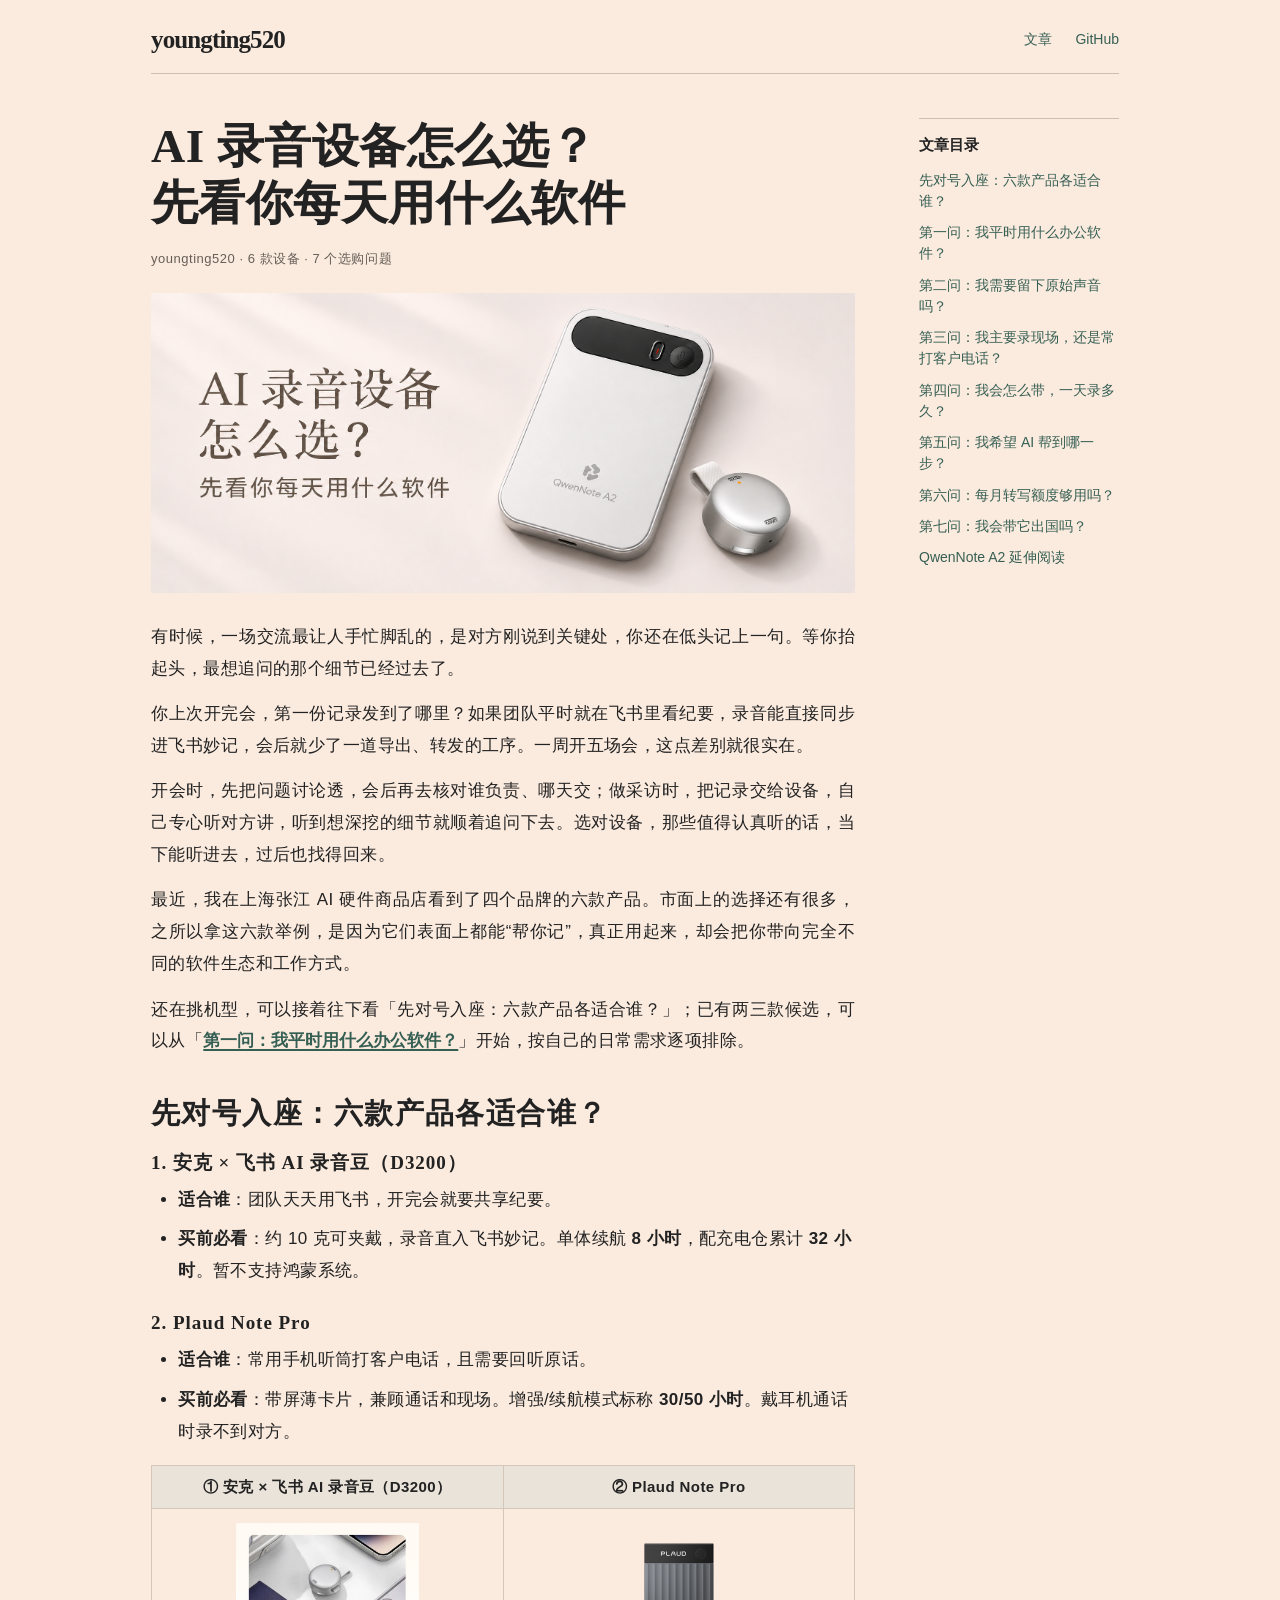
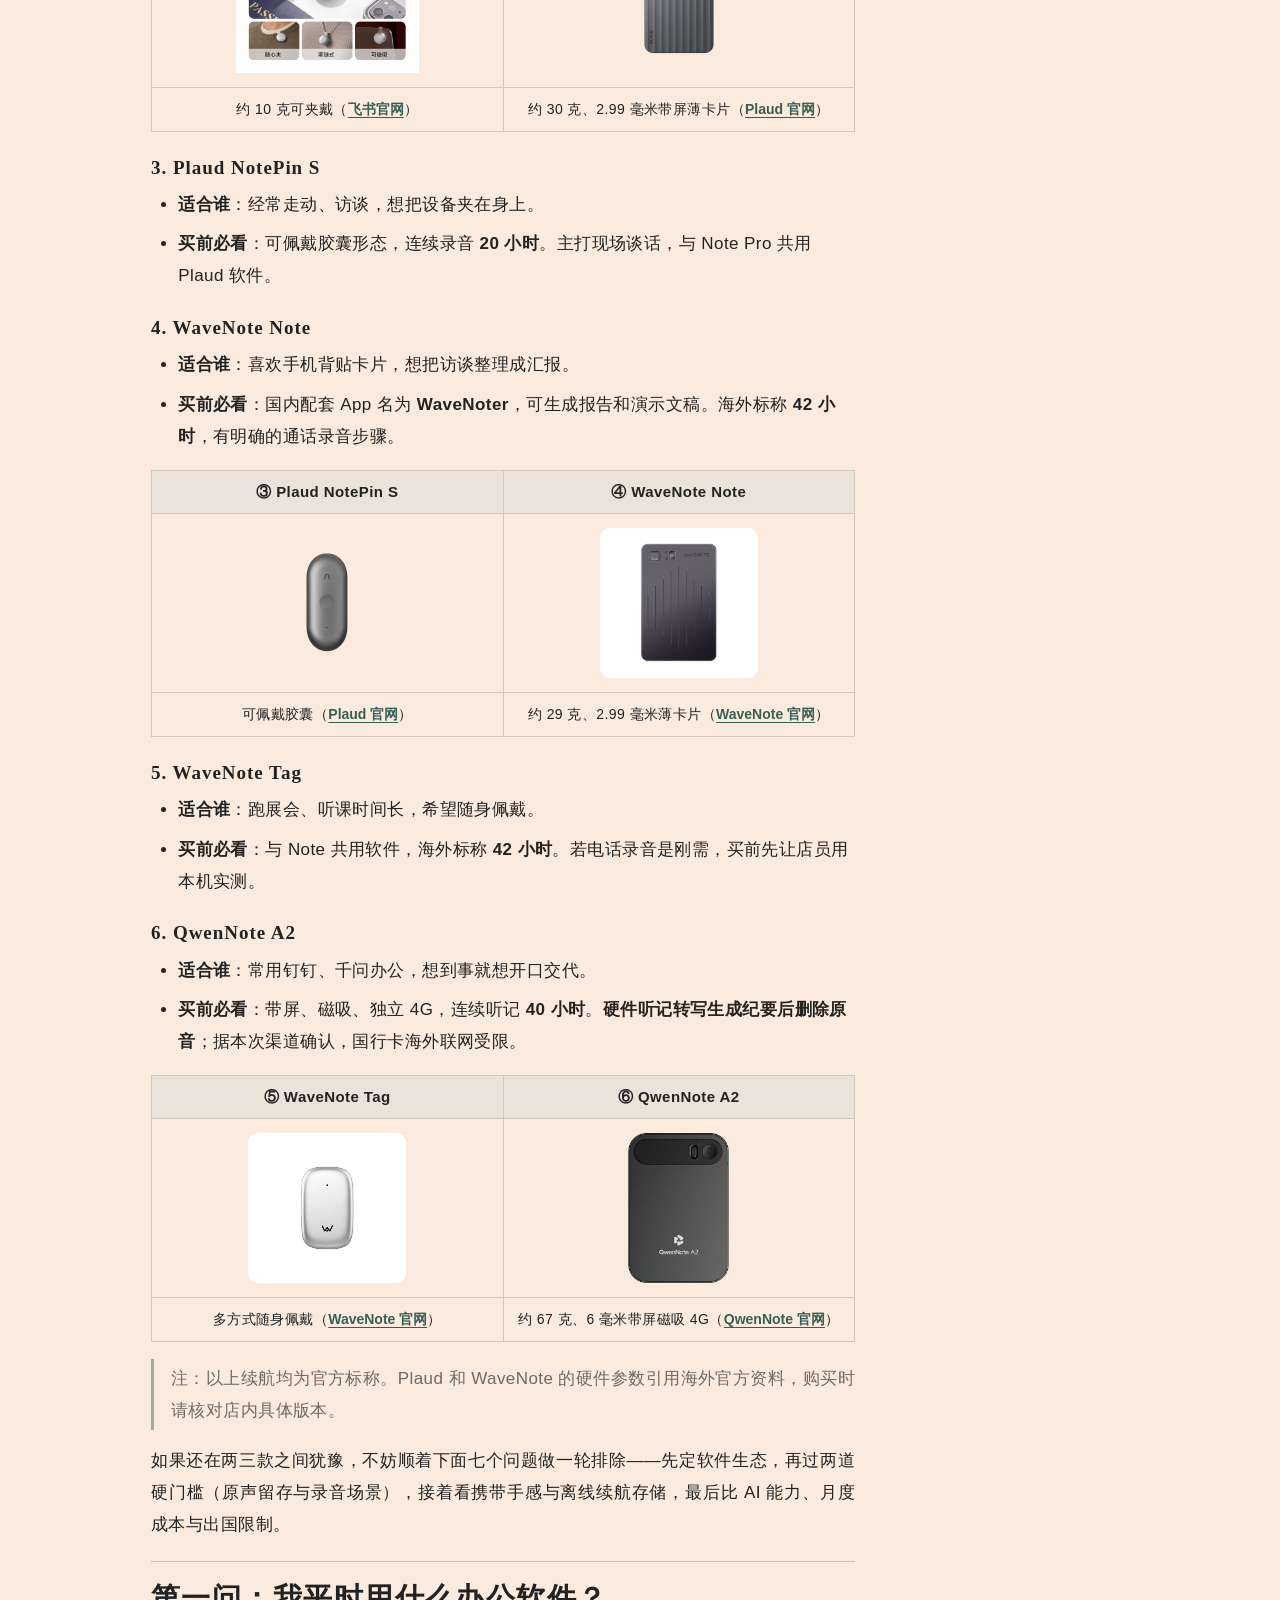
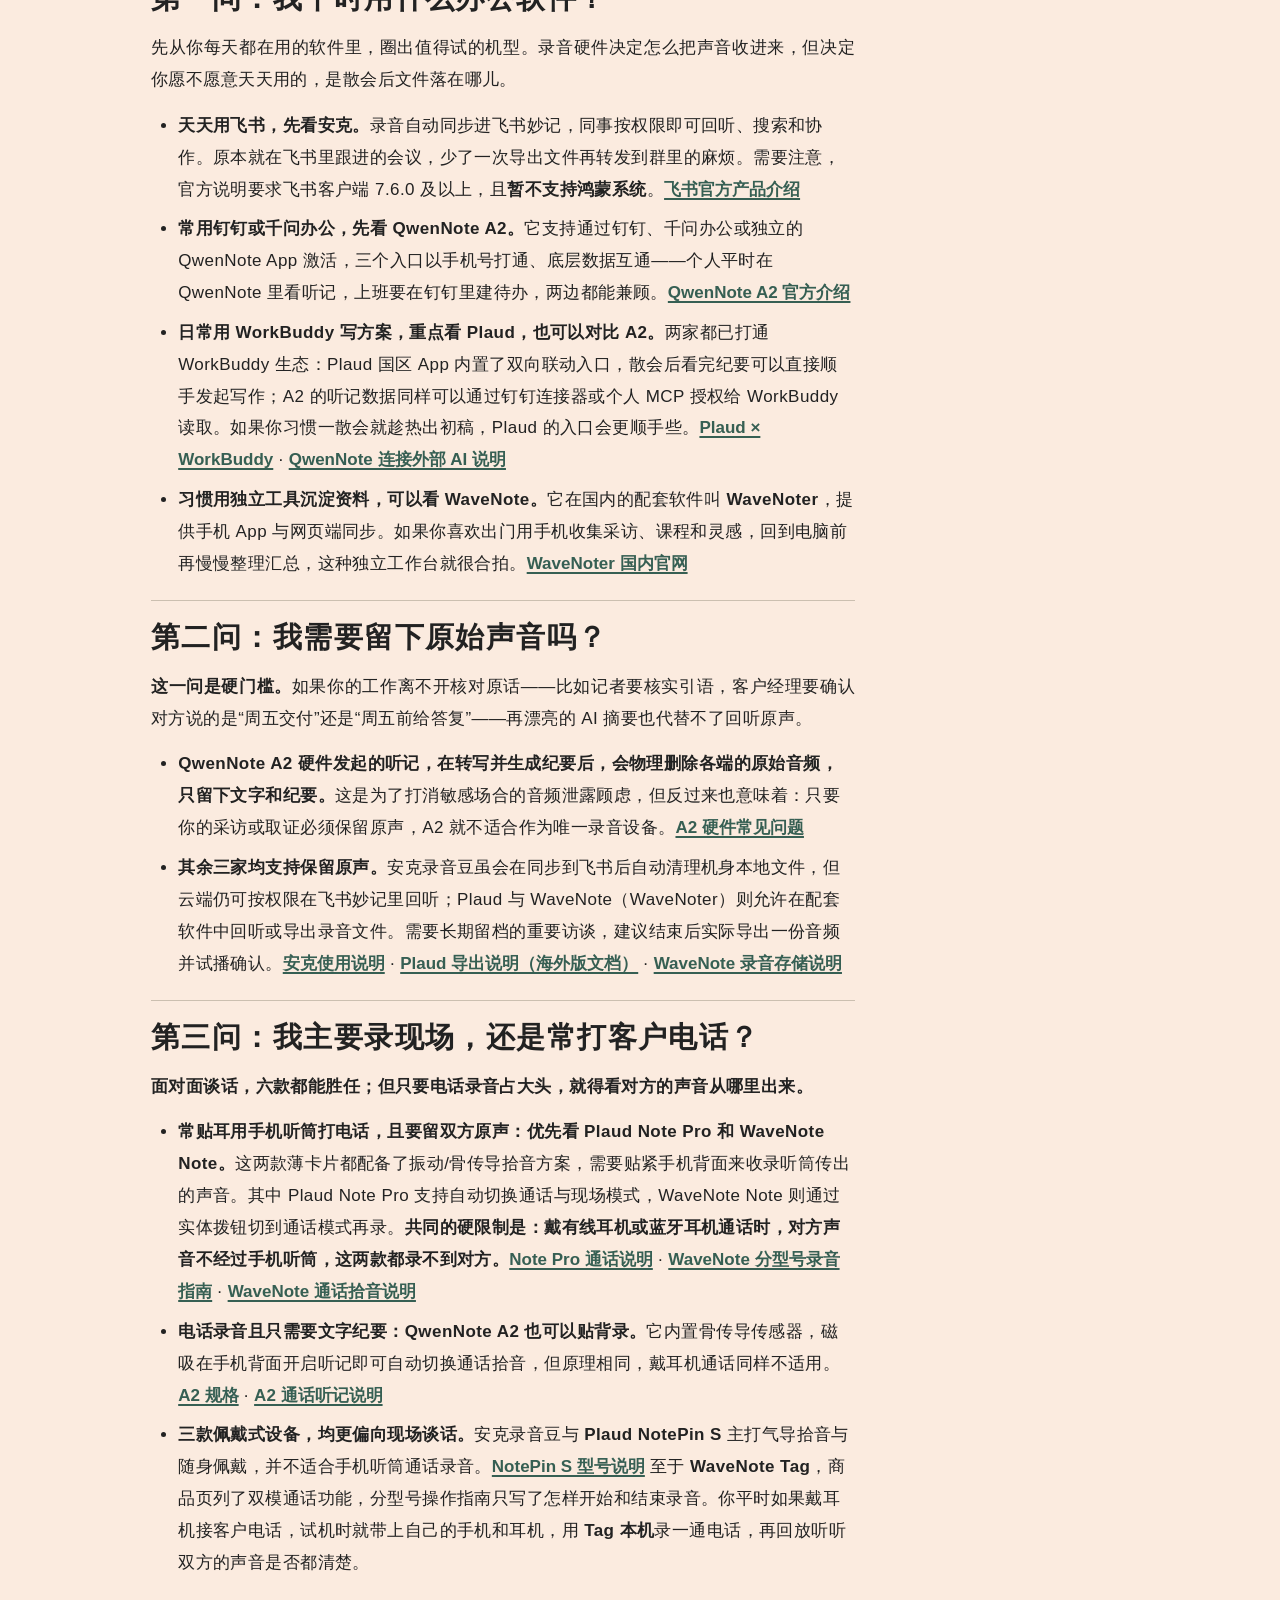
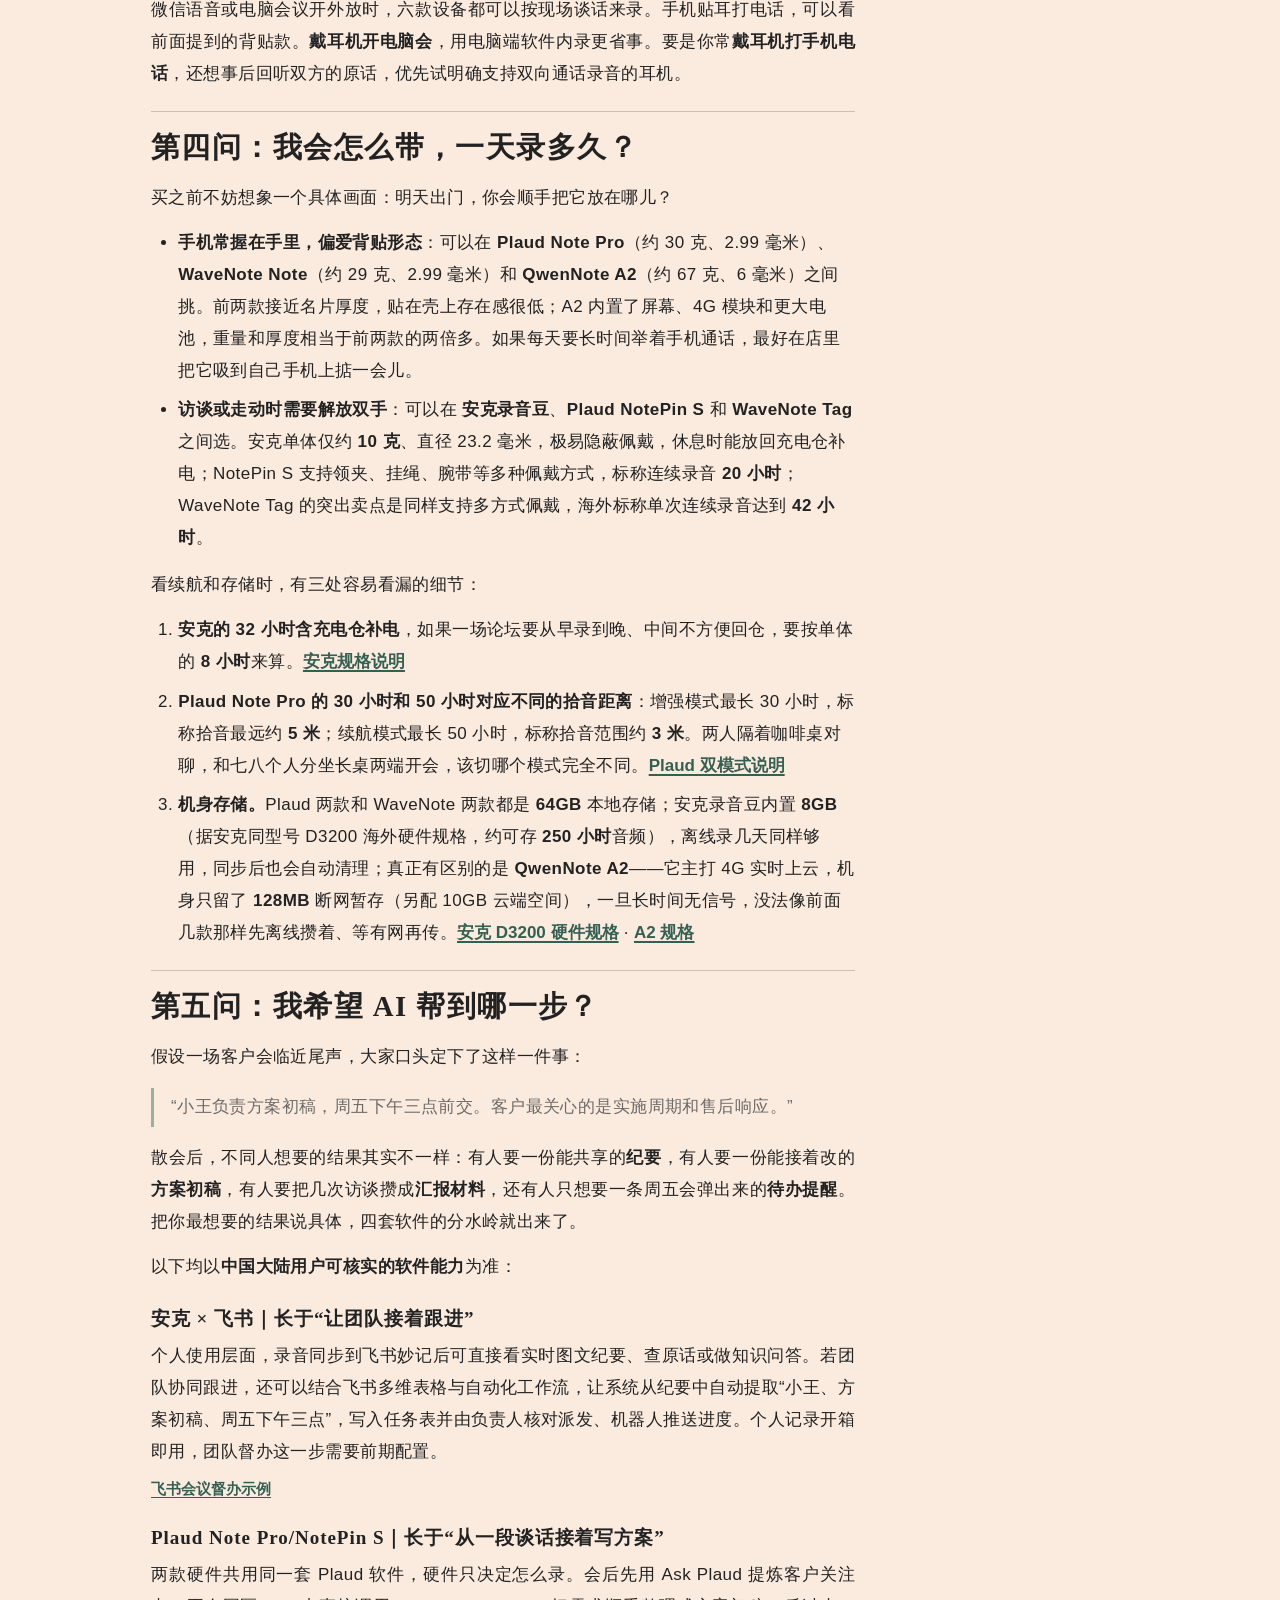
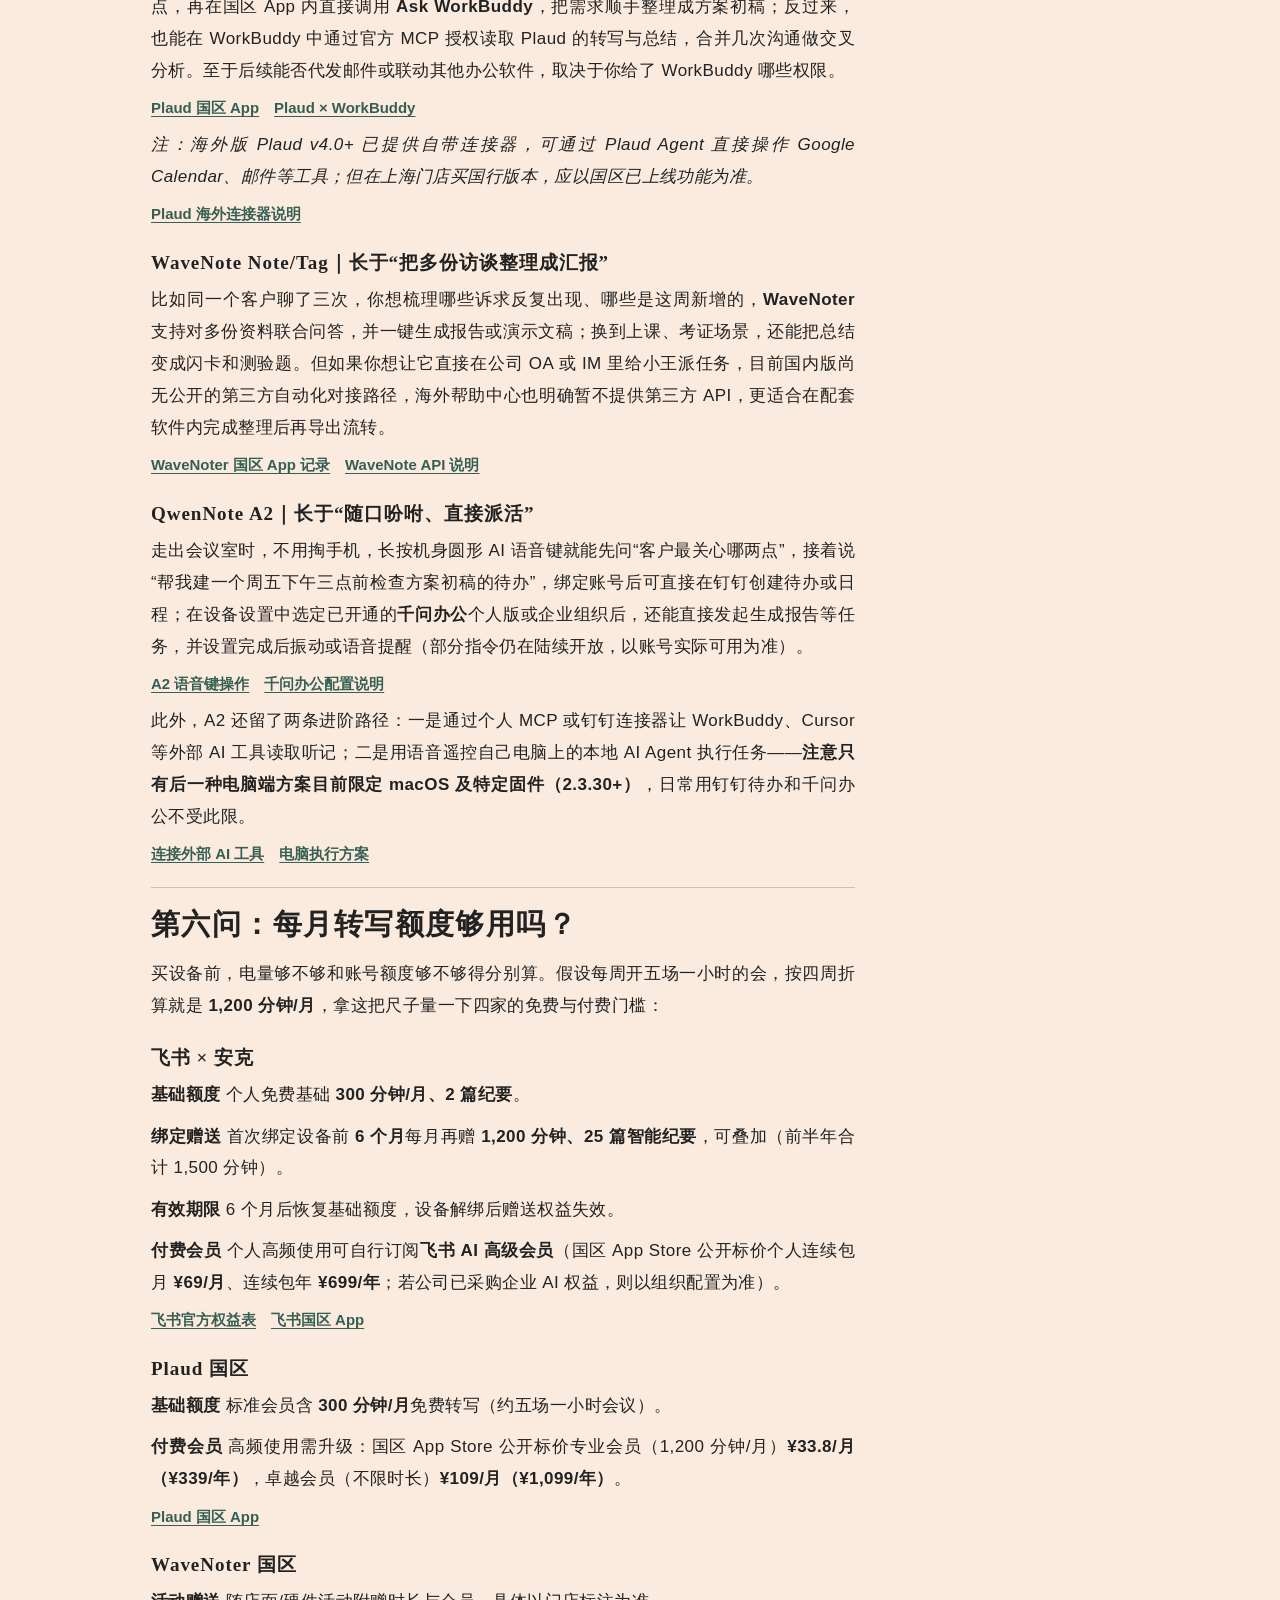
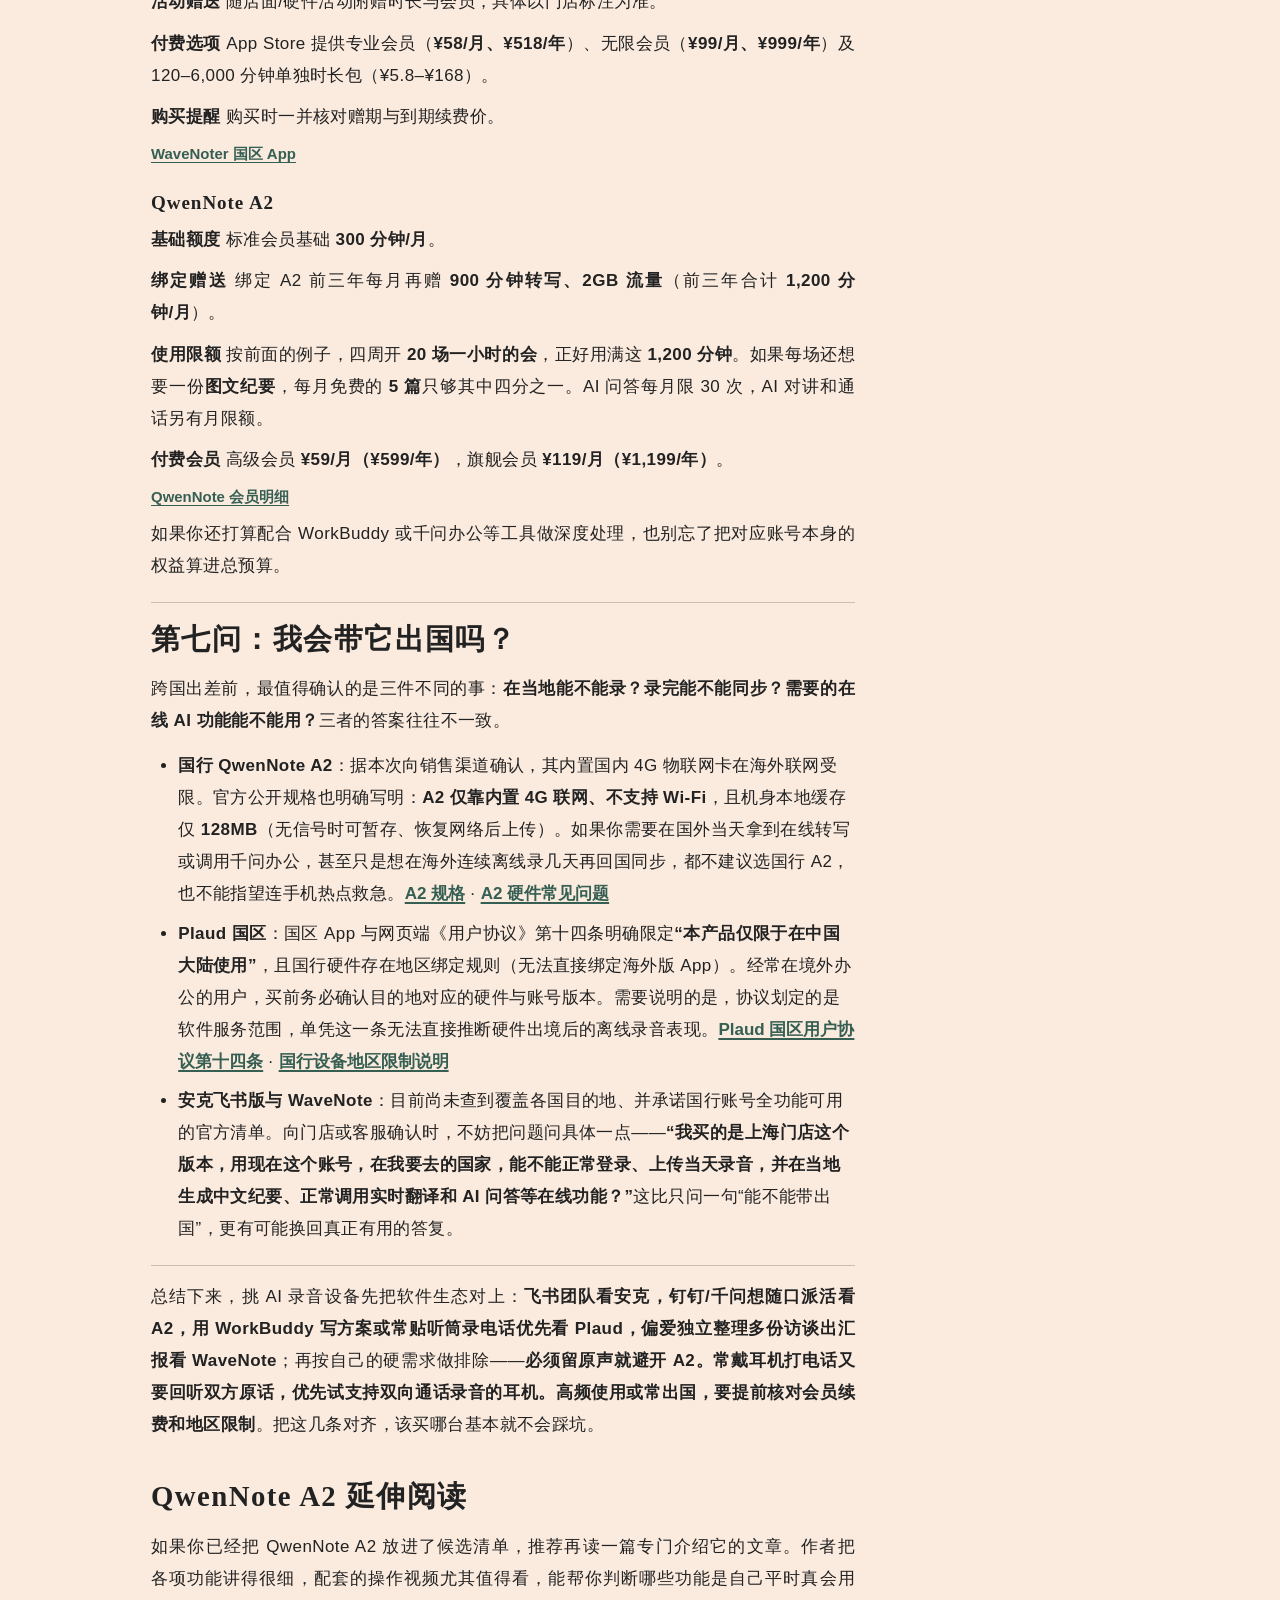
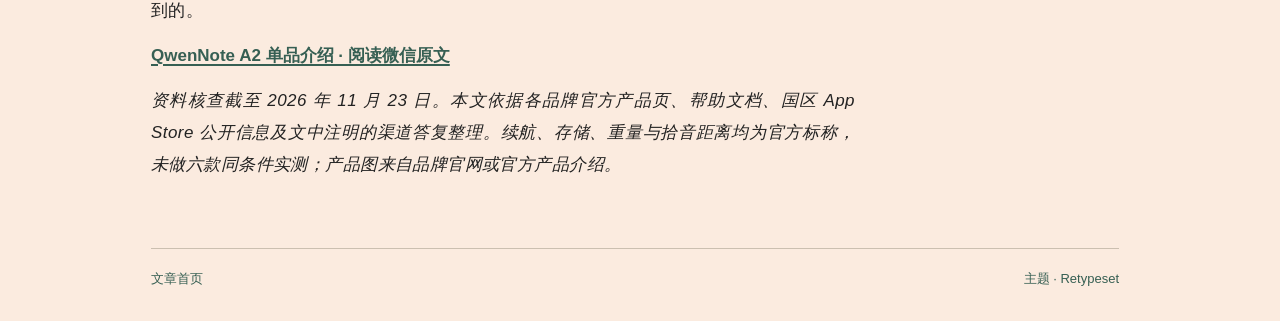
<file: audio-recorder-comparison.html>
<!doctype html>
<html lang="zh-CN"><head><meta charset="utf-8"><meta name="viewport" content="width=device-width,initial-scale=1">
<meta name="theme-color" content="#f5ebe2"><title>AI 录音设备怎么选？先看你每天用什么软件 · youngting520</title>
<link rel="stylesheet" href="assets/retypeset.css"><link rel="stylesheet" href="assets/preview.css"></head>
<body><div class="shell"><header class="site-head"><a href="index.html" class="brand">youngting520</a><nav aria-label="网站导航"><a href="index.html">文章</a><a href="https://github.com/youngting520">GitHub</a></nav></header>
<main class="content-grid"><article class="heti">
<header><h1 class="post-title">AI 录音设备怎么选？先看你每天用什么软件</h1><p class="meta">youngting520 · 6 款设备 · 7 个选购问题</p></header>
<figure class="article-cover"><img class="cover" src="assets/cover.png" alt="暖白色封面上的 QwenNote A2 和飞书 AI 录音豆" width="1921" height="819"></figure>
<details class="compact"><summary>文章目录</summary><nav aria-label="文章目录"><a href="#six-devices">先对号入座：六款产品各适合谁？</a>
<a href="#question-office-software">第一问：我平时用什么办公软件？</a>
<a href="#question-original-audio">第二问：我需要留下原始声音吗？</a>
<a href="#question-recording-scene">第三问：我主要录现场，还是常打客户电话？</a>
<a href="#question-battery">第四问：我会怎么带，一天录多久？</a>
<a href="#question-ai">第五问：我希望 AI 帮到哪一步？</a>
<a href="#question-transcription">第六问：每月转写额度够用吗？</a>
<a href="#question-abroad">第七问：我会带它出国吗？</a>
<a href="#related-reading">QwenNote A2 延伸阅读</a></nav></details>
<div id="post-content"><p>有时候，一场交流最让人手忙脚乱的，是对方刚说到关键处，你还在低头记上一句。等你抬起头，最想追问的那个细节已经过去了。</p>
<p>你上次开完会，第一份记录发到了哪里？如果团队平时就在飞书里看纪要，录音能直接同步进飞书妙记，会后就少了一道导出、转发的工序。一周开五场会，这点差别就很实在。</p>
<p>开会时，先把问题讨论透，会后再去核对谁负责、哪天交；做采访时，把记录交给设备，自己专心听对方讲，听到想深挖的细节就顺着追问下去。选对设备，那些值得认真听的话，当下能听进去，过后也找得回来。</p>
<p>最近，我在上海张江 AI 硬件商品店看到了四个品牌的六款产品。市面上的选择还有很多，之所以拿这六款举例，是因为它们表面上都能“帮你记”，真正用起来，却会把你带向完全不同的软件生态和工作方式。</p>
<p>还在挑机型，可以接着往下看「先对号入座：六款产品各适合谁？」；已有两三款候选，可以从「<a href="#question-office-software">第一问：我平时用什么办公软件？</a>」开始，按自己的日常需求逐项排除。</p>
<h2 id="six-devices" tabindex="-1">先对号入座：六款产品各适合谁？</h2>
<h3>1. 安克 × 飞书 AI 录音豆（D3200）</h3>
<ul><li><strong>适合谁</strong>：团队天天用飞书，开完会就要共享纪要。</li><li><strong>买前必看</strong>：约 10 克可夹戴，录音直入飞书妙记。单体续航 <strong>8 小时</strong>，配充电仓累计 <strong>32 小时</strong>。暂不支持鸿蒙系统。</li></ul>
<h3>2. Plaud Note Pro</h3>
<ul><li><strong>适合谁</strong>：常用手机听筒打客户电话，且需要回听原话。</li><li><strong>买前必看</strong>：带屏薄卡片，兼顾通话和现场。增强/续航模式标称 <strong>30/50 小时</strong>。戴耳机通话时录不到对方。</li></ul>
<table><tr><th>① 安克 × 飞书 AI 录音豆（D3200）</th><th>② Plaud Note Pro</th></tr><tr><td><img src="assets/anker-d3200.jpg" alt="安克 × 飞书 AI 录音豆（D3200）官方产品图" width="183"></td><td><img src="assets/plaud-note-pro.png" alt="Plaud Note Pro 官方产品图" width="150"></td></tr><tr><td>约 10 克可夹戴（<a href="https://www.feishu.cn/content/article/7597268954498763996">飞书官网</a>）</td><td>约 30 克、2.99 毫米带屏薄卡片（<a href="https://global.plaud.ai/products/plaud-note-pro">Plaud 官网</a>）</td></tr></table>
<h3>3. Plaud NotePin S</h3>
<ul><li><strong>适合谁</strong>：经常走动、访谈，想把设备夹在身上。</li><li><strong>买前必看</strong>：可佩戴胶囊形态，连续录音 <strong>20 小时</strong>。主打现场谈话，与 Note Pro 共用 Plaud 软件。</li></ul>
<h3>4. WaveNote Note</h3>
<ul><li><strong>适合谁</strong>：喜欢手机背贴卡片，想把访谈整理成汇报。</li><li><strong>买前必看</strong>：国内配套 App 名为 <strong>WaveNoter</strong>，可生成报告和演示文稿。海外标称 <strong>42 小时</strong>，有明确的通话录音步骤。</li></ul>
<table><tr><th>③ Plaud NotePin S</th><th>④ WaveNote Note</th></tr><tr><td><img src="assets/plaud-notepin-s.png" alt="Plaud NotePin S 官方产品图" width="150"></td><td><img src="assets/wavenote-note.png" alt="WaveNote Note 官方产品图" width="158"></td></tr><tr><td>可佩戴胶囊（<a href="https://www.plaud.ai/products/plaud-notepin-s">Plaud 官网</a>）</td><td>约 29 克、2.99 毫米薄卡片（<a href="https://wavenote.ai/products/wave-note">WaveNote 官网</a>）</td></tr></table>
<h3>5. WaveNote Tag</h3>
<ul><li><strong>适合谁</strong>：跑展会、听课时间长，希望随身佩戴。</li><li><strong>买前必看</strong>：与 Note 共用软件，海外标称 <strong>42 小时</strong>。若电话录音是刚需，买前先让店员用本机实测。</li></ul>
<h3>6. QwenNote A2</h3>
<ul><li><strong>适合谁</strong>：常用钉钉、千问办公，想到事就想开口交代。</li><li><strong>买前必看</strong>：带屏、磁吸、独立 4G，连续听记 <strong>40 小时</strong>。<strong>硬件听记转写生成纪要后删除原音</strong>；据本次渠道确认，国行卡海外联网受限。</li></ul>
<table><tr><th>⑤ WaveNote Tag</th><th>⑥ QwenNote A2</th></tr><tr><td><img src="assets/wavenote-tag.png" alt="WaveNote Tag 官方产品图" width="158"></td><td><img src="assets/qwennote-a2.png" alt="QwenNote A2 官方产品图" width="101"></td></tr><tr><td>多方式随身佩戴（<a href="https://wavenote.ai/products/wavenote-tag-ai-recorder-ai-transcribe-summarize-real-time-interpretation-multi-speaker-voice-recognition-support-112-languages">WaveNote 官网</a>）</td><td>约 67 克、6 毫米带屏磁吸 4G（<a href="https://www.qwennote.cn/">QwenNote 官网</a>）</td></tr></table>
<blockquote><p>注：以上续航均为官方标称。Plaud 和 WaveNote 的硬件参数引用海外官方资料，购买时请核对店内具体版本。</p>
</blockquote>
<p>如果还在两三款之间犹豫，不妨顺着下面七个问题做一轮排除——先定软件生态，再过两道硬门槛（原声留存与录音场景），接着看携带手感与离线续航存储，最后比 AI 能力、月度成本与出国限制。</p>
<hr>
<h2 id="question-office-software" tabindex="-1">第一问：我平时用什么办公软件？</h2>
<p>先从你每天都在用的软件里，圈出值得试的机型。录音硬件决定怎么把声音收进来，但决定你愿不愿意天天用的，是散会后文件落在哪儿。</p>
<ul><li><strong>天天用飞书，先看安克。</strong>录音自动同步进飞书妙记，同事按权限即可回听、搜索和协作。原本就在飞书里跟进的会议，少了一次导出文件再转发到群里的麻烦。需要注意，官方说明要求飞书客户端 7.6.0 及以上，且<strong>暂不支持鸿蒙系统</strong>。<a href="https://www.feishu.cn/content/article/7597268954498763996">飞书官方产品介绍</a></li><li><strong>常用钉钉或千问办公，先看 QwenNote A2。</strong>它支持通过钉钉、千问办公或独立的 QwenNote App 激活，三个入口以手机号打通、底层数据互通——个人平时在 QwenNote 里看听记，上班要在钉钉里建待办，两边都能兼顾。<a href="https://docs.qwennote.cn/zh/a2">QwenNote A2 官方介绍</a></li><li><strong>日常用 WorkBuddy 写方案，重点看 Plaud，也可以对比 A2。</strong>两家都已打通 WorkBuddy 生态：Plaud 国区 App 内置了双向联动入口，散会后看完纪要可以直接顺手发起写作；A2 的听记数据同样可以通过钉钉连接器或个人 MCP 授权给 WorkBuddy 读取。如果你习惯一散会就趁热出初稿，Plaud 的入口会更顺手些。<a href="https://www.plaud.cn/pages/plaud-workbuddy-cobranding">Plaud × WorkBuddy</a> · <a href="https://docs.qwennote.cn/zh/app/connect-ai-tools">QwenNote 连接外部 AI 说明</a></li><li><strong>习惯用独立工具沉淀资料，可以看 WaveNote。</strong>它在国内的配套软件叫 <strong>WaveNoter</strong>，提供手机 App 与网页端同步。如果你喜欢出门用手机收集采访、课程和灵感，回到电脑前再慢慢整理汇总，这种独立工作台就很合拍。<a href="https://www.wavenote.cn/">WaveNoter 国内官网</a></li></ul>
<hr>
<h2 id="question-original-audio" tabindex="-1">第二问：我需要留下原始声音吗？</h2>
<p><strong>这一问是硬门槛。</strong>如果你的工作离不开核对原话——比如记者要核实引语，客户经理要确认对方说的是“周五交付”还是“周五前给答复”——再漂亮的 AI 摘要也代替不了回听原声。</p>
<ul><li><strong>QwenNote A2 硬件发起的听记，在转写并生成纪要后，会物理删除各端的原始音频，只留下文字和纪要。</strong>这是为了打消敏感场合的音频泄露顾虑，但反过来也意味着：只要你的采访或取证必须保留原声，A2 就不适合作为唯一录音设备。<a href="https://docs.qwennote.cn/zh/a2/hardware-faq">A2 硬件常见问题</a></li><li><strong>其余三家均支持保留原声。</strong>安克录音豆虽会在同步到飞书后自动清理机身本地文件，但云端仍可按权限在飞书妙记里回听；Plaud 与 WaveNote（WaveNoter）则允许在配套软件中回听或导出录音文件。需要长期留档的重要访谈，建议结束后实际导出一份音频并试播确认。<a href="https://www.feishu.cn/hc/zh-CN/articles/445044627145-%E5%AE%89%E5%85%8B-ai-%E5%BD%95%E9%9F%B3%E8%B1%86%E4%BA%A7%E5%93%81%E4%BD%BF%E7%94%A8%E8%AF%B4%E6%98%8E">安克使用说明</a> · <a href="https://support.plaud.ai/hc/en-us/articles/63429911054617-Export-transcripts-notes-and-audio-for-v4-0-x-or-later">Plaud 导出说明（海外版文档）</a> · <a href="https://wavenote.tawk.help/article/does-wavenote-save-my-transcription-data-how-is-my-personal-data-and-information-protected">WaveNote 录音存储说明</a></li></ul>
<hr>
<h2 id="question-recording-scene" tabindex="-1">第三问：我主要录现场，还是常打客户电话？</h2>
<p><strong>面对面谈话，六款都能胜任；但只要电话录音占大头，就得看对方的声音从哪里出来。</strong></p>
<ul><li><strong>常贴耳用手机听筒打电话，且要留双方原声：优先看 Plaud Note Pro 和 WaveNote Note。</strong>这两款薄卡片都配备了振动/骨传导拾音方案，需要贴紧手机背面来收录听筒传出的声音。其中 Plaud Note Pro 支持自动切换通话与现场模式，WaveNote Note 则通过实体拨钮切到通话模式再录。<strong>共同的硬限制是：戴有线耳机或蓝牙耳机通话时，对方声音不经过手机听筒，这两款都录不到对方。</strong><a href="https://support.plaud.ai/hc/en-us/articles/52155843992729-Low-volume-or-poor-sound-quality-on-Plaud-Note-Pro">Note Pro 通话说明</a> · <a href="https://wavenote.tawk.help/article/how-to-start-recording">WaveNote 分型号录音指南</a> · <a href="https://wavenote.tawk.help/article/what-steps-should-i-take-if-the-audio-volume-is-too-lowcant-hear-anything">WaveNote 通话拾音说明</a></li><li><strong>电话录音且只需要文字纪要：QwenNote A2 也可以贴背录。</strong>它内置骨传导传感器，磁吸在手机背面开启听记即可自动切换通话拾音，但原理相同，戴耳机通话同样不适用。<a href="https://docs.qwennote.cn/zh/a2/specifications">A2 规格</a> · <a href="https://docs.qwennote.cn/zh/a2/hardware-faq">A2 通话听记说明</a></li><li><strong>三款佩戴式设备，均更偏向现场谈话。</strong>安克录音豆与 <strong>Plaud NotePin S</strong> 主打气导拾音与随身佩戴，并不适合手机听筒通话录音。<a href="https://support.plaud.ai/hc/en-us/articles/53770668740761-What-is-the-difference-between-Plaud-NotePin-and-NotePin-S">NotePin S 型号说明</a> 至于 <strong>WaveNote Tag</strong>，商品页列了双模通话功能，分型号操作指南只写了怎样开始和结束录音。你平时如果戴耳机接客户电话，试机时就带上自己的手机和耳机，用 <strong>Tag 本机</strong>录一通电话，再回放听听双方的声音是否都清楚。</li></ul>
<p>微信语音或电脑会议开外放时，六款设备都可以按现场谈话来录。手机贴耳打电话，可以看前面提到的背贴款。<strong>戴耳机开电脑会</strong>，用电脑端软件内录更省事。要是你常<strong>戴耳机打手机电话</strong>，还想事后回听双方的原话，优先试明确支持双向通话录音的耳机。</p>
<hr>
<h2 id="question-battery" tabindex="-1">第四问：我会怎么带，一天录多久？</h2>
<p>买之前不妨想象一个具体画面：明天出门，你会顺手把它放在哪儿？</p>
<ul><li><strong>手机常握在手里，偏爱背贴形态</strong>：可以在 <strong>Plaud Note Pro</strong>（约 30 克、2.99 毫米）、<strong>WaveNote Note</strong>（约 29 克、2.99 毫米）和 <strong>QwenNote A2</strong>（约 67 克、6 毫米）之间挑。前两款接近名片厚度，贴在壳上存在感很低；A2 内置了屏幕、4G 模块和更大电池，重量和厚度相当于前两款的两倍多。如果每天要长时间举着手机通话，最好在店里把它吸到自己手机上掂一会儿。</li><li><strong>访谈或走动时需要解放双手</strong>：可以在 <strong>安克录音豆</strong>、<strong>Plaud NotePin S</strong> 和 <strong>WaveNote Tag</strong> 之间选。安克单体仅约 <strong>10 克</strong>、直径 23.2 毫米，极易隐蔽佩戴，休息时能放回充电仓补电；NotePin S 支持领夹、挂绳、腕带等多种佩戴方式，标称连续录音 <strong>20 小时</strong>；WaveNote Tag 的突出卖点是同样支持多方式佩戴，海外标称单次连续录音达到 <strong>42 小时</strong>。</li></ul>
<p>看续航和存储时，有三处容易看漏的细节：</p>
<ol><li><strong>安克的 32 小时含充电仓补电</strong>，如果一场论坛要从早录到晚、中间不方便回仓，要按单体的 <strong>8 小时</strong>来算。<a href="https://www.feishu.cn/content/article/7597268954498763996">安克规格说明</a></li><li><strong>Plaud Note Pro 的 30 小时和 50 小时对应不同的拾音距离</strong>：增强模式最长 30 小时，标称拾音最远约 <strong>5 米</strong>；续航模式最长 50 小时，标称拾音范围约 <strong>3 米</strong>。两人隔着咖啡桌对聊，和七八个人分坐长桌两端开会，该切哪个模式完全不同。<a href="https://global.plaud.ai/pages/plaud-note-pro">Plaud 双模式说明</a></li><li><strong>机身存储。</strong>Plaud 两款和 WaveNote 两款都是 <strong>64GB</strong> 本地存储；安克录音豆内置 <strong>8GB</strong>（据安克同型号 D3200 海外硬件规格，约可存 <strong>250 小时</strong>音频），离线录几天同样够用，同步后也会自动清理；真正有区别的是 <strong>QwenNote A2</strong>——它主打 4G 实时上云，机身只留了 <strong>128MB</strong> 断网暂存（另配 10GB 云端空间），一旦长时间无信号，没法像前面几款那样先离线攒着、等有网再传。<a href="https://www.anker.com/uk/products/d3200-soundcore-work-ai-voice-recorder">安克 D3200 硬件规格</a> · <a href="https://docs.qwennote.cn/zh/a2/specifications">A2 规格</a></li></ol>
<hr>
<h2 id="question-ai" tabindex="-1">第五问：我希望 AI 帮到哪一步？</h2>
<p>假设一场客户会临近尾声，大家口头定下了这样一件事：</p>
<blockquote><p>“小王负责方案初稿，周五下午三点前交。客户最关心的是实施周期和售后响应。”</p>
</blockquote>
<p>散会后，不同人想要的结果其实不一样：有人要一份能共享的<strong>纪要</strong>，有人要一份能接着改的<strong>方案初稿</strong>，有人要把几次访谈攒成<strong>汇报材料</strong>，还有人只想要一条周五会弹出来的<strong>待办提醒</strong>。把你最想要的结果说具体，四套软件的分水岭就出来了。</p>
<p>以下均以<strong>中国大陆用户可核实的软件能力</strong>为准：</p>
<section>
<h3>安克 × 飞书｜长于“让团队接着跟进”</h3>
<p>个人使用层面，录音同步到飞书妙记后可直接看实时图文纪要、查原话或做知识问答。若团队协同跟进，还可以结合飞书多维表格与自动化工作流，让系统从纪要中自动提取“小王、方案初稿、周五下午三点”，写入任务表并由负责人核对派发、机器人推送进度。个人记录开箱即用，团队督办这一步需要前期配置。</p><p class="sources"><a href="https://www.feishu.cn/content/article/7604785985032883402">飞书会议督办示例</a></p>
</section>
<section>
<h3>Plaud Note Pro/NotePin S｜长于“从一段谈话接着写方案”</h3>
<p>两款硬件共用同一套 Plaud 软件，硬件只决定怎么录。会后先用 Ask Plaud 提炼客户关注点，再在国区 App 内直接调用 <strong>Ask WorkBuddy</strong>，把需求顺手整理成方案初稿；反过来，也能在 WorkBuddy 中通过官方 MCP 授权读取 Plaud 的转写与总结，合并几次沟通做交叉分析。至于后续能否代发邮件或联动其他办公软件，取决于你给了 WorkBuddy 哪些权限。</p><p class="sources"><a href="https://apps.apple.com/cn/app/plaud/id6748500037">Plaud 国区 App</a> <a href="https://www.plaud.cn/pages/plaud-workbuddy-cobranding">Plaud × WorkBuddy</a></p><p><em>注：海外版 Plaud v4.0+ 已提供自带连接器，可通过 Plaud Agent 直接操作 Google Calendar、邮件等工具；但在上海门店买国行版本，应以国区已上线功能为准。</em></p><p class="sources"><a href="https://support.plaud.ai/hc/en-us/articles/63307564140825-Connectors-and-permissions-for-v4-0-x-or-later">Plaud 海外连接器说明</a></p>
</section>
<section>
<h3>WaveNote Note/Tag｜长于“把多份访谈整理成汇报”</h3>
<p>比如同一个客户聊了三次，你想梳理哪些诉求反复出现、哪些是这周新增的，<strong>WaveNoter</strong> 支持对多份资料联合问答，并一键生成报告或演示文稿；换到上课、考证场景，还能把总结变成闪卡和测验题。但如果你想让它直接在公司 OA 或 IM 里给小王派任务，目前国内版尚无公开的第三方自动化对接路径，海外帮助中心也明确暂不提供第三方 API，更适合在配套软件内完成整理后再导出流转。</p><p class="sources"><a href="https://apps.apple.com/cn/app/wavenoter/id6746748150">WaveNoter 国区 App 记录</a> <a href="https://wavenote.tawk.help/article/is-there-an-api-available-for-the-wavenote">WaveNote API 说明</a></p>
</section>
<section>
<h3>QwenNote A2｜长于“随口吩咐、直接派活”</h3>
<p>走出会议室时，不用掏手机，长按机身圆形 AI 语音键就能先问“客户最关心哪两点”，接着说“帮我建一个周五下午三点前检查方案初稿的待办”，绑定账号后可直接在钉钉创建待办或日程；在设备设置中选定已开通的<strong>千问办公</strong>个人版或企业组织后，还能直接发起生成报告等任务，并设置完成后振动或语音提醒（部分指令仍在陆续开放，以账号实际可用为准）。</p><p class="sources"><a href="https://docs.qwennote.cn/zh/a2/voice-key">A2 语音键操作</a> <a href="https://docs.qwennote.cn/zh/a2/configure-qwen-work">千问办公配置说明</a></p><p>此外，A2 还留了两条进阶路径：一是通过个人 MCP 或钉钉连接器让 WorkBuddy、Cursor 等外部 AI 工具读取听记；二是用语音遥控自己电脑上的本地 AI Agent 执行任务——<strong>注意只有后一种电脑端方案目前限定 macOS 及特定固件（2.3.30+）</strong>，日常用钉钉待办和千问办公不受此限。</p><p class="sources"><a href="https://docs.qwennote.cn/zh/app/connect-ai-tools">连接外部 AI 工具</a> <a href="https://docs.qwennote.cn/zh/a2/cli">电脑执行方案</a></p>
</section>
<hr>
<h2 id="question-transcription" tabindex="-1">第六问：每月转写额度够用吗？</h2>
<p>买设备前，电量够不够和账号额度够不够得分别算。假设每周开五场一小时的会，按四周折算就是 <strong>1,200 分钟/月</strong>，拿这把尺子量一下四家的免费与付费门槛：</p>
<section><h3>飞书 × 安克</h3><p><span>基础额度</span> 个人免费基础 <strong>300 分钟/月、2 篇纪要</strong>。</p><p><span>绑定赠送</span> 首次绑定设备前 <strong>6 个月</strong>每月再赠 <strong>1,200 分钟、25 篇智能纪要</strong>，可叠加（前半年合计 1,500 分钟）。</p><p><span>有效期限</span> 6 个月后恢复基础额度，设备解绑后赠送权益失效。</p><p><span>付费会员</span> 个人高频使用可自行订阅<strong>飞书 AI 高级会员</strong>（国区 App Store 公开标价个人连续包月 <strong>¥69/月</strong>、连续包年 <strong>¥699/年</strong>；若公司已采购企业 AI 权益，则以组织配置为准）。</p><p class="sources"><a href="https://www.feishu.cn/content/article/7597268954498763996">飞书官方权益表</a> <a href="https://apps.apple.com/cn/app/id1401729613">飞书国区 App</a></p></section>
<section><h3>Plaud 国区</h3><p><span>基础额度</span> 标准会员含 <strong>300 分钟/月</strong>免费转写（约五场一小时会议）。</p><p><span>付费会员</span> 高频使用需升级：国区 App Store 公开标价专业会员（1,200 分钟/月）<strong>¥33.8/月（¥339/年）</strong>，卓越会员（不限时长）<strong>¥109/月（¥1,099/年）</strong>。</p><p class="sources"><a href="https://apps.apple.com/cn/app/plaud/id6748500037">Plaud 国区 App</a></p></section>
<section><h3>WaveNoter 国区</h3><p><span>活动赠送</span> 随店面/硬件活动附赠时长与会员，具体以门店标注为准。</p><p><span>付费选项</span> App Store 提供专业会员（<strong>¥58/月、¥518/年</strong>）、无限会员（<strong>¥99/月、¥999/年</strong>）及 120–6,000 分钟单独时长包（¥5.8–¥168）。</p><p><span>购买提醒</span> 购买时一并核对赠期与到期续费价。</p><p class="sources"><a href="https://apps.apple.com/cn/app/wavenoter/id6746748150">WaveNoter 国区 App</a></p></section>
<section><h3>QwenNote A2</h3><p><span>基础额度</span> 标准会员基础 <strong>300 分钟/月</strong>。</p><p><span>绑定赠送</span> 绑定 A2 前三年每月再赠 <strong>900 分钟转写、2GB 流量</strong>（前三年合计 <strong>1,200 分钟/月</strong>）。</p><p><span>使用限额</span> 按前面的例子，四周开 <strong>20 场一小时的会</strong>，正好用满这 <strong>1,200 分钟</strong>。如果每场还想要一份<strong>图文纪要</strong>，每月免费的 <strong>5 篇</strong>只够其中四分之一。AI 问答每月限 30 次，AI 对讲和通话另有月限额。</p><p><span>付费会员</span> 高级会员 <strong>¥59/月（¥599/年）</strong>，旗舰会员 <strong>¥119/月（¥1,199/年）</strong>。</p><p class="sources"><a href="https://www.qwennote.cn/membership/index.html">QwenNote 会员明细</a></p></section>
<p>如果你还打算配合 WorkBuddy 或千问办公等工具做深度处理，也别忘了把对应账号本身的权益算进总预算。</p>
<hr>
<h2 id="question-abroad" tabindex="-1">第七问：我会带它出国吗？</h2>
<p>跨国出差前，最值得确认的是三件不同的事：<strong>在当地能不能录？录完能不能同步？需要的在线 AI 功能能不能用？</strong>三者的答案往往不一致。</p>
<ul><li><strong>国行 QwenNote A2</strong>：据本次向销售渠道确认，其内置国内 4G 物联网卡在海外联网受限。官方公开规格也明确写明：<strong>A2 仅靠内置 4G 联网、不支持 Wi-Fi</strong>，且机身本地缓存仅 <strong>128MB</strong>（无信号时可暂存、恢复网络后上传）。如果你需要在国外当天拿到在线转写或调用千问办公，甚至只是想在海外连续离线录几天再回国同步，都不建议选国行 A2，也不能指望连手机热点救急。<a href="https://docs.qwennote.cn/zh/a2/specifications">A2 规格</a> · <a href="https://docs.qwennote.cn/zh/a2/hardware-faq">A2 硬件常见问题</a></li><li><strong>Plaud 国区</strong>：国区 App 与网页端《用户协议》第十四条明确限定<strong>“本产品仅限于在中国大陆使用”</strong>，且国行硬件存在地区绑定规则（无法直接绑定海外版 App）。经常在境外办公的用户，买前务必确认目的地对应的硬件与账号版本。需要说明的是，协议划定的是软件服务范围，单凭这一条无法直接推断硬件出境后的离线录音表现。<a href="https://web.plaud.cn/terms-service/user-agreement-cn.html">Plaud 国区用户协议第十四条</a> · <a href="https://support.plaud.ai/hc/en-us/articles/61041144675353-Unable-to-connect-due-to-the-mainland-issue-CN-version-device">国行设备地区限制说明</a></li><li><strong>安克飞书版与 WaveNote</strong>：目前尚未查到覆盖各国目的地、并承诺国行账号全功能可用的官方清单。向门店或客服确认时，不妨把问题问具体一点——<strong>“我买的是上海门店这个版本，用现在这个账号，在我要去的国家，能不能正常登录、上传当天录音，并在当地生成中文纪要、正常调用实时翻译和 AI 问答等在线功能？”</strong>这比只问一句“能不能带出国”，更有可能换回真正有用的答复。</li></ul>
<hr>
<p>总结下来，挑 AI 录音设备先把软件生态对上：<strong>飞书团队看安克，钉钉/千问想随口派活看 A2，用 WorkBuddy 写方案或常贴听筒录电话优先看 Plaud，偏爱独立整理多份访谈出汇报看 WaveNote</strong>；再按自己的硬需求做排除——<strong>必须留原声就避开 A2。常戴耳机打电话又要回听双方原话，优先试支持双向通话录音的耳机。高频使用或常出国，要提前核对会员续费和地区限制</strong>。把这几条对齐，该买哪台基本就不会踩坑。</p>
<h2 id="related-reading" tabindex="-1">QwenNote A2 延伸阅读</h2>
<p>如果你已经把 QwenNote A2 放进了候选清单，推荐再读一篇专门介绍它的文章。作者把各项功能讲得很细，配套的操作视频尤其值得看，能帮你判断哪些功能是自己平时真会用到的。</p>
<p><a href="https://mp.weixin.qq.com/s/aREEh0k8OEqMu3VwO0M7Sg">QwenNote A2 单品介绍 · 阅读微信原文</a></p>
<p><em>资料核查截至 2026 年 11 月 23 日。本文依据各品牌官方产品页、帮助文档、国区 App Store 公开信息及文中注明的渠道答复整理。续航、存储、重量与拾音距离均为官方标称，未做六款同条件实测；产品图来自品牌官网或官方产品介绍。</em></p></div></article>
<aside class="toc"><nav aria-label="文章目录"><p class="toc-title">文章目录</p><a href="#six-devices">先对号入座：六款产品各适合谁？</a>
<a href="#question-office-software">第一问：我平时用什么办公软件？</a>
<a href="#question-original-audio">第二问：我需要留下原始声音吗？</a>
<a href="#question-recording-scene">第三问：我主要录现场，还是常打客户电话？</a>
<a href="#question-battery">第四问：我会怎么带，一天录多久？</a>
<a href="#question-ai">第五问：我希望 AI 帮到哪一步？</a>
<a href="#question-transcription">第六问：每月转写额度够用吗？</a>
<a href="#question-abroad">第七问：我会带它出国吗？</a>
<a href="#related-reading">QwenNote A2 延伸阅读</a></nav></aside></main>
<footer class="footer"><a href="index.html">文章首页</a><a href="https://github.com/radishzzz/astro-theme-retypeset">主题 · Retypeset</a></footer>
</div></body></html>
</file>
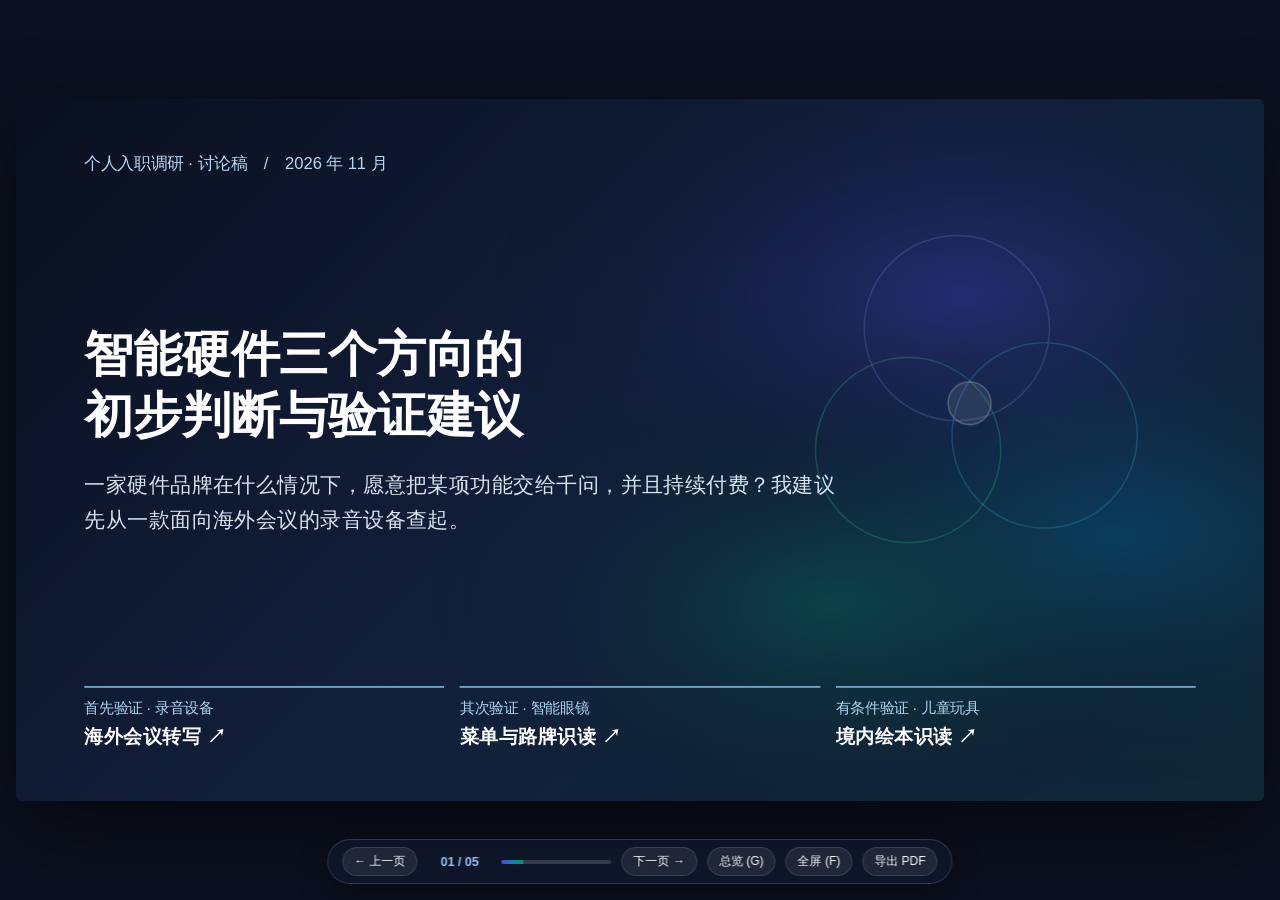
<file: 智能硬件行业知识分享/reports/00_千问智能硬件三大赛道协同总览_汇报版.html>
<!DOCTYPE html>
<html lang="zh-CN">
<head>
<meta charset="UTF-8" />
<meta name="viewport" content="width=device-width, initial-scale=1.0" />
<title>智能硬件三个方向的初步判断与验证建议</title>
<style>
  @page { size: 1280px 720px; margin: 0; }
  * { box-sizing: border-box; margin: 0; padding: 0; -webkit-print-color-adjust: exact !important; print-color-adjust: exact !important; }
  :root {
    --navy: #0F172A;
    --indigo: #4F46E5;
    --indigo-dark: #3730A3;
    --indigo-soft: #EEF2FF;
    --cyan: #0284C7;
    --cyan-soft: #E0F2FE;
    --emerald: #059669;
    --emerald-dark: #065F46;
    --emerald-soft: #ECFDF5;
    --amber: #D97706;
    --amber-soft: #FFFBEB;
    --rose: #DC2626;
    --rose-soft: #FEF2F2;
    --slate-700: #334155;
    --slate-600: #475569;
    --slate-500: #64748B;
    --slate-200: #E2E8F0;
    --slate-50: #F8FAFC;
  }
  html, body {
    width: 100%; height: 100%;
    font-family: "Noto Sans CJK SC", "PingFang SC", "Hiragino Sans GB", "Microsoft YaHei", sans-serif;
    background: #0B1120; color: var(--slate-700); overflow: hidden;
  }
  .deck-stage { width: 100vw; height: 100vh; display: flex; align-items: center; justify-content: center; position: relative; overflow: hidden; }
  .slide-viewport { flex: 0 0 auto; width: 1280px; height: 720px; position: relative; transform-origin: center center; box-shadow: 0 28px 80px rgba(0, 0, 0, 0.55); border-radius: 6px; overflow: hidden; }
  .slide { width: 1280px; height: 720px; background: #FFFFFF; position: absolute; inset: 0; display: none; flex-direction: column; overflow: hidden; }
  .slide.active { display: flex; }
  .slide-inner { padding: 30px 48px 22px 48px; flex: 1; display: flex; flex-direction: column; }

  body.overview-mode { overflow-y: auto; background: #0F172A; }
  body.overview-mode .deck-stage { height: auto; min-height: 100vh; padding: 36px 36px 96px 36px; display: grid; grid-template-columns: repeat(auto-fill, minmax(360px, 1fr)); gap: 24px; align-items: start; overflow: visible; }
  body.overview-mode .slide-viewport { display: contents; }
  body.overview-mode .slide { display: flex !important; position: relative !important; width: 1280px; height: 720px; transform: scale(0.29); transform-origin: top left; margin-bottom: -511px; margin-right: -908px; border-radius: 14px; cursor: pointer; box-shadow: 0 12px 32px rgba(0,0,0,0.45); }
  body.overview-mode .slide:hover { outline: 10px solid #6366F1; }
  body.overview-mode .slide.active { outline: 10px solid #38BDF8; }

  .hud-bar { position: fixed; bottom: 16px; left: 50%; transform: translateX(-50%); z-index: 999; display: flex; align-items: center; gap: 10px; background: rgba(15, 23, 42, 0.86); backdrop-filter: blur(12px); border: 1px solid rgba(148, 163, 184, 0.25); padding: 7px 14px; border-radius: 999px; color: #E2E8F0; font-size: 12.5px; box-shadow: 0 10px 30px rgba(0, 0, 0, 0.35); user-select: none; }
  .hud-btn { background: rgba(255, 255, 255, 0.08); border: 1px solid rgba(255, 255, 255, 0.12); color: #F8FAFC; padding: 5px 11px; border-radius: 999px; cursor: pointer; font-size: 12px; font-family: inherit; }
  .hud-btn:hover { background: rgba(99, 102, 241, 0.6); }
  .hud-counter { font-weight: 700; color: #93C5FD; min-width: 64px; text-align: center; }
  .hud-progress { width: 110px; height: 4px; background: rgba(255, 255, 255, 0.16); border-radius: 99px; overflow: hidden; }
  .hud-progress-fill { height: 100%; background: linear-gradient(90deg, #4F46E5, #0284C7, #059669); width: 20%; transition: width 0.2s ease; }

  @media print {
    html, body { width: 1280px; height: auto; background: #FFFFFF; overflow: visible; }
    .hud-bar { display: none !important; }
    .deck-stage, .slide-viewport { display: block !important; width: 1280px; height: auto; transform: none !important; box-shadow: none !important; border-radius: 0 !important; overflow: visible !important; }
    .slide { display: flex !important; position: relative !important; width: 1280px !important; height: 720px !important; page-break-after: always; break-after: page; }
    .slide:last-child { page-break-after: auto; break-after: auto; }
  }

  .top-bar { display: flex; justify-content: space-between; align-items: center; margin-bottom: 12px; }
  .section-pill { display: inline-flex; align-items: center; gap: 8px; background: var(--navy); color: #FFFFFF; font-size: 12px; font-weight: 700; padding: 4px 12px; border-radius: 999px; }
  .top-meta { font-size: 12px; color: var(--slate-500); font-weight: 500; }
  .slide-title { font-size: 23.5px; font-weight: 800; color: var(--navy); line-height: 1.24; margin-bottom: 6px; letter-spacing: -0.3px; }
  .slide-lead { font-size: 13.4px; color: var(--slate-600); line-height: 1.46; margin-bottom: 13px; }
  .slide-lead strong { color: var(--indigo-dark); }
  .slide-body { flex: 1; display: flex; flex-direction: column; justify-content: flex-start; margin-bottom: 8px; }
  .slide-footer { margin-top: auto; padding-top: 9px; border-top: 1px solid var(--slate-200); display: flex; justify-content: space-between; align-items: center; font-size: 11px; color: var(--slate-500); }
  .slide-footer .pg { font-weight: 700; color: var(--navy); }

  .g-2 { display: grid; grid-template-columns: 1fr 1fr; gap: 20px; }
  .g-3 { display: grid; grid-template-columns: 1fr 1fr 1fr; gap: 16px; }

  .card { background: var(--slate-50); border: 1px solid var(--slate-200); border-radius: 12px; padding: 14px 16px; }
  .card-white { background: #FFFFFF; border: 1px solid var(--slate-200); border-radius: 12px; padding: 14px 18px; }
  .card-indigo { background: var(--indigo-soft); border: 1px solid #C7D2FE; border-radius: 12px; padding: 14px 16px; }
  .card-cyan { background: #F0F9FF; border: 1px solid #BAE6FD; border-radius: 12px; padding: 14px 16px; }
  .card-emerald { background: var(--emerald-soft); border: 1px solid #A7F3D0; border-radius: 12px; padding: 14px 16px; }
  .card-amber { background: var(--amber-soft); border: 1px solid #FDE68A; border-radius: 12px; padding: 13px 16px; }
  .card-dark { background: linear-gradient(145deg, #0F172A 0%, #1E1B4B 100%); color: #F8FAFC; border-radius: 12px; padding: 15px 18px; }

  .tag { display: inline-block; padding: 2.5px 8px; border-radius: 5px; font-size: 11px; font-weight: 700; white-space: nowrap; }
  .t-indigo { background: #E0E7FF; color: #3730A3; }
  .t-cyan { background: #E0F2FE; color: #0369A1; }
  .t-emerald { background: #D1FAE5; color: #065F46; }
  .t-rose { background: #FEE2E2; color: #991B1B; }
  .t-amber { background: #FEF3C7; color: #92400E; }

  ul.pts { list-style: none; display: flex; flex-direction: column; gap: 7px; }
  ul.pts li { position: relative; padding-left: 15px; font-size: 12.1px; line-height: 1.46; color: var(--slate-700); }
  ul.pts li::before { content: ""; position: absolute; left: 0; top: 6.5px; width: 5.5px; height: 5.5px; border-radius: 50%; background: var(--indigo); }
  .card-cyan ul.pts li::before { background: var(--cyan); }
  .card-emerald ul.pts li::before { background: var(--emerald); }
  .card-amber ul.pts li::before { background: var(--amber); }
  ul.pts li strong { color: var(--navy); }

  table.clean-tbl { width: 100%; border-collapse: separate; border-spacing: 0; font-size: 11px; line-height: 1.38; border: 1px solid var(--slate-200); border-radius: 10px; overflow: hidden; }
  table.clean-tbl thead th { background: var(--navy); color: #FFFFFF; font-weight: 700; text-align: left; padding: 7.5px 10px; font-size: 11.2px; }
  table.clean-tbl tbody td { padding: 6.5px 10px; border-top: 1px solid var(--slate-200); vertical-align: middle; color: var(--slate-700); }
  table.clean-tbl tbody tr:nth-child(even) td { background: var(--slate-50); }
  .b { font-weight: 700; color: var(--navy); }

  .callout-strip { background: linear-gradient(90deg, #EEF2FF 0%, #F0F9FF 50%, #ECFDF5 100%); border-left: 4px solid var(--indigo); border-radius: 0 10px 10px 0; padding: 10px 15px; font-size: 12.1px; color: var(--navy); line-height: 1.46; margin-top: 10px; }

  .cover-slide { background: linear-gradient(135deg, #090F1E 0%, #121F3B 48%, #0E2936 100%); color: #FFFFFF; }

  .report-page { padding: 42px 60px 26px; }
  .report-page .top-bar { margin-bottom: 21px; }
  .report-page .slide-title { font-size: 32px; line-height: 1.3; }
  .report-page .slide-lead { font-size: 18px; line-height: 1.6; margin: 7px 0 22px; }
  .report-body { display: flex; flex: 1; flex-direction: column; gap: 18px; }
  .report-grid { display: grid; grid-template-columns: repeat(3, 1fr); gap: 16px; }
  .report-card { padding: 22px 20px; display: flex; flex-direction: column; gap: 12px; }
  .report-card h3 { font-size: 22px; line-height: 1.35; color: var(--navy); }
  .report-card p, .report-row p { font-size: 17px; line-height: 1.6; }
  .report-card .sources { margin-top: auto; padding-top: 5px; }
  .report-body a { color: #2743a3; text-underline-offset: 3px; }
  .report-card .sources, .report-note { font-size: 14px; line-height: 1.58; }
  .report-note { color: var(--slate-600); }
  .report-note a { margin-right: 8px; }
  .report-table { table-layout: fixed; }
  table.report-table thead th { font-size: 17px; padding: 12px 14px; }
  table.report-table tbody td { font-size: 16px; line-height: 1.55; padding: 14px; vertical-align: top; }
  .report-callout { font-size: 18px; line-height: 1.55; padding: 14px 18px; margin-top: 0; }
  .report-row { display: grid; grid-template-columns: 180px 1fr; column-gap: 24px; align-items: start; padding: 16px 20px; }
  .report-row h3 { font-size: 20px; line-height: 1.5; color: var(--navy); }
  .report-foot { font-size: 13px; margin-top: auto; }
  .report-cover { position: relative; justify-content: space-between; padding: 55px 70px 52px; }
  .cover-date { color: #b5d7f4; font-size: 17px; }
  .report-cover h1 { font-size: 50px; line-height: 1.25; color: white; margin-bottom: 22px; }
  .report-cover .question { max-width: 790px; color: #d7e4ef; font-size: 22px; line-height: 1.6; }
  .cover-option { display: block; border-top: 2px solid #6d9fbd; padding-top: 12px; color: white; text-decoration: none; }
  .cover-option span { color: #acd4f0; font-size: 15px; }
  .cover-option strong { display: block; padding-top: 6px; font-size: 20px; }
  .cover-option:hover strong, .cover-option:focus strong { text-decoration: underline; }


  .reading-index { display: none; }
  .reading-scroll { display: contents; }

  @media screen and (max-width: 900px), screen and (max-width: 1180px) and (pointer: coarse) {
    html, body { height: auto; min-height: 100%; overflow: visible; background: #fff; }
    .deck-stage { display: block; width: 100%; height: auto; overflow: visible; }
    .slide-viewport, .slide { width: 100%; height: auto; min-height: 100vh; position: relative; overflow: visible; border-radius: 0; box-shadow: none; }
    .slide-viewport { transform: none !important; }
    .slide-inner { width: min(100%, 780px); margin-inline: auto; min-width: 0; padding: 24px 16px calc(86px + env(safe-area-inset-bottom)) !important; gap: 12px; }
    .slide-inner :is(div, article, p, li, span, h1, h2, h3) { min-width: 0; overflow-wrap: anywhere; }
    .slide-inner .slide-title, .report-page .slide-title { font-size: 25px; line-height: 1.35; margin: 0; }
    .slide-inner :is(.slide-lead, .question, .report-row p, .report-card p, li, p, .kpi-desc, .callout-strip, [style*="font-size"]) { font-size: 16px !important; line-height: 1.65 !important; }
    .slide-inner :is(.card-h, h3), .cover-option strong { font-size: 19px; line-height: 1.45; }
    .slide-inner .kpi-num { font-size: 28px !important; }
    .slide-inner :is(.section-pill, .top-meta, .tag, .pg, .kpi-label, .sources, .report-note), .slide-footer { font-size: 14px !important; line-height: 1.55; }
    .slide-inner .tag { white-space: normal; }
    .slide-inner [style*="align-items:flex-start"] > .tag { flex: none; }
    .slide-inner :is(.top-bar, .slide-footer, .card-h) { flex-wrap: wrap; gap: 7px; }
    .slide-inner .top-bar, .slide-inner .slide-lead { margin: 0; }
    .slide-inner .slide-footer { margin-top: 12px; }
    .slide-inner .slide-footer .pg { white-space: nowrap; margin-left: auto; }
    .slide-inner :is([class^="g-"], .report-grid, .report-row, [style*="grid-template-columns"]) { grid-template-columns: minmax(0, 1fr) !important; gap: 14px !important; }
    .slide-inner :is(.slide-body, .report-body) { flex: none !important; gap: 14px; margin: 0; }
    .slide-inner .kpi-card { min-height: 0 !important; gap: 8px; }
    .slide-inner :is(.kpi-label, .kpi-num) { margin-bottom: 0; }
    .slide-inner .callout-strip { margin-top: 0; }
    .cover-slide .slide-inner { gap: 26px; justify-content: flex-start !important; }
    .cover-slide .slide-inner h1 { font-size: 32px !important; line-height: 1.24 !important; margin-bottom: 14px; }
    .cover-slide .slide-inner h1 + p { padding-left: 12px !important; }
    .cover-slide .report-grid { gap: 20px !important; }
    .reading-scroll { display: block; width: 100%; min-width: 0; max-width: 100%; overflow-x: auto; overscroll-behavior-x: contain; }
    .reading-scroll.can-pan::before { content: attr(aria-label); position: sticky; left: 0; display: block; width: fit-content; margin-bottom: 6px; color: var(--slate-500); font-size: 13px; }
    .reading-scroll > :is(table,svg) { display: table; width: max(100%, var(--reading-width)) !important; max-width: none; }
    .reading-scroll > svg { display: block; }
    .reading-scroll :is(th,td) { font-size: 15px !important; line-height: 1.55 !important; padding: 8px 10px !important; overflow-wrap: anywhere; }
    .hud-bar { inset: auto 0 0; transform: none; width: 100%; max-width: none; min-height: 56px; padding: 6px 8px calc(6px + env(safe-area-inset-bottom)); border-radius: 0; gap: 6px; justify-content: center; }
    .hud-btn { min-width: 44px; min-height: 44px; padding: 6px 10px; font-size: 15px; }
    .hud-btn:disabled { opacity: .5; cursor: default; }
    .hud-counter { min-width: 50px; font-size: 14px; }
    .hud-progress, #btnFull, #btnPrint { display: none; }
    body.overview-mode { background: #f1f5f9; }
    body.overview-mode .deck-stage { display: none; }
    body.overview-mode .reading-index { display: block; margin: 0 auto; max-width: 40rem; padding: 24px 16px calc(86px + env(safe-area-inset-bottom)); }
    .reading-index h2 { margin-bottom: 16px; font-size: 23px; color: var(--navy); }
    .reading-index button { display: flex; width: 100%; gap: 10px; align-items: baseline; margin: 8px 0; padding: 12px; min-height: 48px; font: inherit; font-size: 16px; line-height: 1.5; text-align: left; color: var(--navy); background: white; border: 1px solid var(--slate-200); border-radius: 9px; cursor: pointer; }
    .reading-index button span { flex: none; color: var(--slate-500); font-variant-numeric: tabular-nums; }
    .reading-index button[aria-current="page"] { border-color: var(--indigo); color: var(--indigo-dark); }
    body.overview-mode :is(#btnPrev, #btnNext) { display: none; }
    body.overview-mode :is(#btnFull, #btnPrint) { display: inline-block; }
  }
</style>
</head>
<body>

<div class="deck-stage">
  <div class="slide-viewport" id="viewport">


    <section class="slide cover-slide active">
      <svg style="position:absolute; inset:0; width:100%; height:100%; opacity:0.65; pointer-events:none;" viewBox="0 0 1280 720">
        <defs>
          <radialGradient id="og1" cx="76%" cy="28%" r="38%"><stop offset="0%" stop-color="#4F46E5" stop-opacity="0.5"/><stop offset="100%" stop-color="#090F1E" stop-opacity="0"/></radialGradient>
          <radialGradient id="og2" cx="88%" cy="62%" r="36%"><stop offset="0%" stop-color="#0284C7" stop-opacity="0.45"/><stop offset="100%" stop-color="#090F1E" stop-opacity="0"/></radialGradient>
          <radialGradient id="og3" cx="65%" cy="72%" r="32%"><stop offset="0%" stop-color="#059669" stop-opacity="0.42"/><stop offset="100%" stop-color="#090F1E" stop-opacity="0"/></radialGradient>
        </defs>
        <rect width="1280" height="720" fill="url(#og1)"/>
        <rect width="1280" height="720" fill="url(#og2)"/>
        <rect width="1280" height="720" fill="url(#og3)"/>
        <g fill="none" stroke-width="1.6" stroke-opacity="0.35">
          <circle cx="965" cy="235" r="95" stroke="#818CF8"/>
          <circle cx="1055" cy="345" r="95" stroke="#38BDF8"/>
          <circle cx="915" cy="360" r="95" stroke="#34D399"/>
          <circle cx="978" cy="312" r="22" fill="#FFFFFF" fill-opacity="0.14" stroke="#FFFFFF"/>
        </g>
      </svg>
      <div class="slide-inner report-cover">
        <p class="cover-date">个人入职调研 · 讨论稿　/　2026 年 11 月</p>
        <div>
          <h1>智能硬件三个方向的<br>初步判断与验证建议</h1>
          <p class="question">一家硬件品牌在什么情况下，愿意把某项功能交给千问，并且持续付费？我建议先从一款面向海外会议的录音设备查起。</p>
        </div>
        <div class="report-grid">
          <a class="cover-option" href="./02_智能录音设备_2026行业深度洞察与千问商业化汇报.html"><span>首先验证 · 录音设备</span><strong>海外会议转写 ↗</strong></a>
          <a class="cover-option" href="./01_智能眼镜_2026行业深度洞察与千问商业化汇报.html"><span>其次验证 · 智能眼镜</span><strong>菜单与路牌识读 ↗</strong></a>
          <a class="cover-option" href="./03_智能儿童陪伴玩具_2026行业深度洞察与千问商业化汇报.html"><span>有条件验证 · 儿童玩具</span><strong>境内绘本识读 ↗</strong></a>
        </div>
      </div>
    </section>

    <section class="slide">
      <div class="slide-inner report-page">
        <div class="top-bar"><span class="section-pill">市场与采购</span><span class="top-meta">个人入职调研 · 讨论稿</span></div>
        <h2 class="slide-title">我建议先验证出海录音设备的中英会议转写</h2>
        <p class="slide-lead">录音有专业用户付费的公开案例，也能用一场会议比较更换服务的收益。眼镜和绘本还要先核实两笔账。</p>
        <div class="report-body">
          <div class="report-grid">
            <article class="card-cyan report-card">
              <h3>先做录音 · 比校订工时</h3>
              <p>Plaud 披露年化经常性收入达 1 亿美元，已使用 Azure 转写。专业用户愿意为服务付费，品牌也有成熟方案可选。</p>
              <p><strong>我能先做</strong>　用同一场获授权的中英多人会议，对照两份转写里的人名和发言人，记录校订要花几分钟、每小时转写多少钱。</p>
              <p class="sources"><a href="https://www.plaud.ai/blogs/news/plaud-scales-from-1m-to-100m-arr">Plaud 业务披露</a> · <a href="https://www.microsoft.com/en/customers/story/26496-plaud-azure-speech-in-foundry-tools">微软客户案例</a></p>
            </article>
            <article class="card-indigo report-card">
              <h3>其次看眼镜 · 查识图用量</h3>
              <p>假设 1 万台各活跃 180 天，每天识图 5–10 次，全交给千问，全年识图的目录金额约 <strong>1.57 万–3.13 万元</strong>。菜单只占其中一部分。</p>
              <p><strong>先问品牌</strong>　谁能换掉菜单识读的默认模型？能分给千问多少次付费调用？据此约定测试工时。</p>
              <p class="sources"><a href="./01_智能眼镜_2026行业深度洞察与千问商业化汇报.pdf#page=18">眼镜分册，第 18 页测算</a></p>
            </article>
            <article class="card-emerald report-card">
              <h3>有条件看绘本 · 算服务预算</h3>
              <p>假设每台每年问答 4,000 轮、拍照 1,000 轮，指定云组件合计 <strong>39.55 元/年</strong>。品牌还要承担整机、渠道和退换货成本。</p>
              <p><strong>先问品牌</strong>　每卖出并最终留下一台设备，还剩多少服务预算？承诺期内的云费由谁承担？</p>
              <p class="sources"><a href="./03_智能儿童陪伴玩具_2026行业深度洞察与千问商业化汇报.pdf#page=12">玩具分册，第 12 页用量假设</a></p>
            </article>
          </div>
          <div class="callout-strip report-callout"><strong>第一步</strong>　我想请团队推荐一款出海录音设备。先做可回听、可对账的对比，再请品牌判断改善幅度是否值得换服务。</div>
        </div>
        <div class="slide-footer report-foot"><span>千问与外部硬件品牌合作 · 2026 年 11 月</span><span class="pg">02 / 05</span></div>
      </div>
    </section>

    <section class="slide">
      <div class="slide-inner report-page">
        <div class="top-bar"><span class="section-pill">付费方与用量</span><span class="top-meta">个人入职调研 · 讨论稿</span></div>
        <h2 class="slide-title">按具体功能估算能争取的收入</h2>
        <p class="slide-lead">先找到付款和选型的人，再按机型、功能、月份计算。分册保留硬件成本和模型目录价的假设。</p>
        <div class="report-body"><div class="reading-scroll" style="--reading-width:664px" aria-label="左右滑动查看表格" role="region" tabindex="0"><table class="clean-tbl report-table"><thead><tr><th scope="col">场景与可能的付费方</th><th scope="col">千问可提供的能力</th><th scope="col">最缺的证据</th><th scope="col">怎么验证</th></tr></thead><tbody><tr><td><strong>海外会议录音</strong><br>品牌或方案商，待确认签约方。</td><td>离线多语种转写、说话人区分与纪要。</td><td>每月有效录音时长、现供方案、采购窗口和数据处理要求。</td><td>用同批会议音频比较转写错误、修订工时和每小时成本。</td></tr><tr><td><strong>智能眼镜</strong><br>品牌或应用运营方，待确认模型选型权。</td><td>按次调用的菜单或路牌识读。</td><td>日均识图次数、默认模型份额，以及设备端能完成哪些任务。</td><td>同一设备、图像与网络条件下比较答对率、响应时间和每次成功识读成本。</td></tr><tr><td><strong>境内绘本识读</strong><br>家长购买设备，品牌与方案商的云费分工待确认。</td><td>绘本识图、内容问答与安全审核。</td><td>适用年龄、监护人授权、活跃设备用量和续费安排。</td><td>用获授权绘本做分龄测试，核对严重错误、授权流程及每台活跃设备月成本。</td></tr></tbody></table></div><div class="callout-strip report-callout"><strong>每月估算</strong>　活跃设备数 × 每台月均使用量 × 交给千问的调用比例 × 实际结算单价。分月加总后，再核对推理成本和交付工时。</div></div>
        <div class="slide-footer report-foot"><span>千问与外部硬件品牌合作 · 2026 年 11 月</span><span class="pg">03 / 05</span></div>
      </div>
    </section>

    <section class="slide">
      <div class="slide-inner report-page">
        <div class="top-bar"><span class="section-pill">对比设计</span><span class="top-meta">个人入职调研 · 讨论稿</span></div>
        <h2 class="slide-title">哪一次测试能改变采购决定？</h2>
        <p class="slide-lead">由品牌和技术负责人先约定可接受的质量、成本和数据条件。每个候选方案使用相同的样本与判定标准。</p>
        <div class="report-body"><div class="card-cyan report-row"><h3>录音设备</h3><p>选一个中英混合会议场景。用同一场多人录音比较现有方案与千问，记录人名误识、跨段认错发言人的次数、人工校订时间和每原始小时费用。需要零留存的客户，还要确认具体模型、推理地域和功能范围。</p></div><div class="card-indigo report-row"><h3>智能眼镜</h3><p>选外文菜单或路牌中的一种任务。事先和客户约定正确标准及可接受等待时间，用同批图像盲测。若品牌不能更换这一功能的默认模型，先记录限制。</p></div><div class="card-emerald report-row"><h3>儿童绘本识读</h3><p>先确认产品功能与适用年龄。对一款境内设备，使用获授权的绘本和分龄题目，记录识读、拒答与严重安全错误，再拿实际用量和品牌预算核算可承受成本。</p></div><p class="report-note">参考依据　<a href="https://www.alibabacloud.com/help/en/model-studio/singapore-regional-access-information">百炼地域与推理范围</a><a href="https://www.alibabacloud.com/help/en/model-studio/data-retention-policy">百炼数据留存政策</a><a href="https://www.cac.gov.cn/2026-04/10/c_1777558395078289.htm">网信办《人工智能拟人化互动服务管理暂行办法》</a></p></div>
        <div class="slide-footer report-foot"><span>千问与外部硬件品牌合作 · 2026 年 11 月</span><span class="pg">04 / 05</span></div>
      </div>
    </section>

    <section class="slide">
      <div class="slide-inner report-page">
        <div class="top-bar"><span class="section-pill">个人入职安排</span><span class="top-meta">个人入职调研 · 讨论稿</span></div>
        <h2 class="slide-title">入职前三个月，我想先做实的一件事</h2>
        <p class="slide-lead">我刚进入硬件行业。我想先弄清，做海外会议录音的品牌，在什么条件下愿意把一部分转写交给千问。</p>
        <div class="report-body"><div class="report-grid"><article class="card-cyan report-card"><h3>第一个月 · 算清一款设备</h3><p>我想请教产品、销售和解决方案同事，弄清谁选模型、谁付云费、每台设备每月实际录多久。</p><p><strong>交付</strong>　一张可替换参数的成本表，分别标明报价来源、使用假设和待客户确认的数据。</p></article><article class="card-indigo report-card"><h3>第二个月 · 做一次对比</h3><p>借一台团队样机或市售设备，录一场经参与者同意的中英会议。把同一份录音交给两种服务，逐段盲评，再核对调用账单。</p><p><strong>交付</strong>　一段可回听的错例、两份转写对照，以及每原始小时的费用和人工校订分钟数。</p></article><article class="card-emerald report-card"><h3>第三个月 · 复盘取舍</h3><p>总结哪些判断得到了支持，哪些需要推翻。若有合适的客户与测试窗口，我愿承担试测准备和记录。</p><p><strong>交付</strong>　一份继续或暂缓的建议。暂缺客户反馈的地方，逐项写明还需什么证据。</p></article></div><div class="callout-strip report-callout"><strong>想请您推荐一位负责出海录音设备的同事。</strong> 我想先核实一款机型的采购窗口、现用转写服务，以及能否取得获授权的会议样本。拿到样本后，我会把每小时费用和人工修订时间放在一起比较，供您判断是否安排客户联测。</div></div>
        <div class="slide-footer report-foot"><span>千问与外部硬件品牌合作 · 2026 年 11 月</span><span class="pg">05 / 05</span></div>
      </div>
    </section>

  </div>
</div>

<div class="hud-bar">
  <button class="hud-btn" id="btnPrev" title="上一页 (←)">← 上一页</button>
  <span class="hud-counter" id="counter">01 / 05</span>
  <div class="hud-progress"><div class="hud-progress-fill" id="progressFill"></div></div>
  <button class="hud-btn" id="btnNext" title="下一页 (→ / Space)">下一页 →</button>
  <button class="hud-btn" id="btnOverview" title="网格总览 (G)">总览 (G)</button>
  <button class="hud-btn" id="btnFull" title="全屏演示 (F)">全屏 (F)</button>
  <button class="hud-btn" id="btnPrint" title="打印 / 另存为 16:9 PDF">导出 PDF</button>
</div>

<script>
  (function () {
    const slides = Array.from(document.querySelectorAll('.slide'));
    const viewport = document.getElementById('viewport');
    const counter = document.getElementById('counter');
    const progressFill = document.getElementById('progressFill');
    const total = slides.length;
    let current = 0;
    const reader = window.matchMedia('(max-width: 900px), (max-width: 1180px) and (pointer: coarse)');
    const overviewButton = document.getElementById('btnOverview');
    const index = document.createElement('nav');
    index.className = 'reading-index';
    index.setAttribute('aria-label', '本报告目录');
    const indexTitle = document.createElement('h2');
    indexTitle.textContent = '本报告目录';
    index.append(indexTitle);
    const chapterButtons = slides.map((slide, i) => {
      const button = document.createElement('button');
      button.type = 'button';
      const number = document.createElement('span');
      number.textContent = String(i + 1).padStart(2, '0');
      const title = slide.querySelector('h1, .slide-title').innerText.trim().replace(/\s+/g, ' ');
      button.append(number, title);
      button.addEventListener('click', () => { toggleOverview(true); showSlide(i); });
      index.append(button);
      return button;
    });
    document.querySelector('.deck-stage').after(index);
    function syncReader() {
      document.getElementById('btnPrev').disabled = reader.matches && current === 0;
      document.getElementById('btnNext').disabled = reader.matches && current === total - 1;
      if (!reader.matches) return;
      slides[current].querySelectorAll('.reading-scroll').forEach(box => {
        box.classList.toggle('can-pan', box.scrollWidth > box.clientWidth + 1);
      });
    }
    function topOfChapter() {
      if (reader.matches) window.scrollTo(0, 0);
      syncReader();
    }
    function fitViewport() {
      syncReader();
      const overview = document.body.classList.contains('overview-mode');
      overviewButton.textContent = reader.matches ? (overview ? '返回正文' : '目录') : '总览 (G)';
      overviewButton.setAttribute('aria-expanded', String(overview));
      if (reader.matches) { viewport.style.transform = ''; return; }
      if (document.body.classList.contains('overview-mode')) { viewport.style.transform = ''; return; }
      const scale = Math.min((window.innerWidth - 32) / 1280, (window.innerHeight - 76) / 720);
      viewport.style.transform = `scale(${Math.max(0.2, Math.min(scale, 1.5))})`;
    }
    function showSlide(idx) {
      current = Math.max(0, Math.min(total - 1, idx));
      slides.forEach((s, i) => s.classList.toggle('active', i === current));
      chapterButtons.forEach((button, i) => {
        if (i === current) button.setAttribute('aria-current', 'page');
        else button.removeAttribute('aria-current');
      });
      topOfChapter();
      counter.textContent = `${String(current + 1).padStart(2, '0')} / ${String(total).padStart(2, '0')}`;
      progressFill.style.width = `${((current + 1) / total) * 100}%`;
    }
    function toggleOverview(forceOff) {
      if (forceOff === true) document.body.classList.remove('overview-mode');
      else document.body.classList.toggle('overview-mode');
      topOfChapter();
      fitViewport();
    }
    slides.forEach((s, idx) => s.addEventListener('click', () => {
      if (document.body.classList.contains('overview-mode')) { showSlide(idx); toggleOverview(true); }
    }));
    document.getElementById('btnPrev').addEventListener('click', () => { toggleOverview(true); showSlide(current - 1); });
    document.getElementById('btnNext').addEventListener('click', () => { toggleOverview(true); showSlide(current + 1); });
    document.getElementById('btnOverview').addEventListener('click', () => toggleOverview());
    document.getElementById('btnFull').addEventListener('click', () => {
      if (!document.fullscreenElement) document.documentElement.requestFullscreen?.();
      else document.exitFullscreen?.();
    });
    document.getElementById('btnPrint').addEventListener('click', () => { toggleOverview(true); window.print(); });
    window.addEventListener('keydown', (e) => {
      if (reader.matches && (e.target.closest('.reading-scroll') || (e.key === ' ' && e.target.closest('button, a')))) return;
      if (e.key === 'ArrowRight' || e.key === ' ' || e.key === 'PageDown') { e.preventDefault(); toggleOverview(true); showSlide(current + 1); }
      else if (e.key === 'ArrowLeft' || e.key === 'PageUp') { e.preventDefault(); toggleOverview(true); showSlide(current - 1); }
      else if (e.key === 'Home') { toggleOverview(true); showSlide(0); }
      else if (e.key === 'End') { toggleOverview(true); showSlide(total - 1); }
      else if (e.key.toLowerCase() === 'g') { toggleOverview(); }
      else if (e.key.toLowerCase() === 'f') { if (!document.fullscreenElement) document.documentElement.requestFullscreen?.(); else document.exitFullscreen?.(); }
      else if (e.key === 'Escape') { toggleOverview(true); }
    });
    let restoreOverview = false;
    window.addEventListener('beforeprint', () => {
      restoreOverview = document.body.classList.contains('overview-mode');
      if (restoreOverview) toggleOverview(true);
    });
    window.addEventListener('afterprint', () => { if (restoreOverview) toggleOverview(); });
    window.addEventListener('resize', fitViewport);
    showSlide(0);
    fitViewport();
  })();
</script>
</body>
</html>
</file>
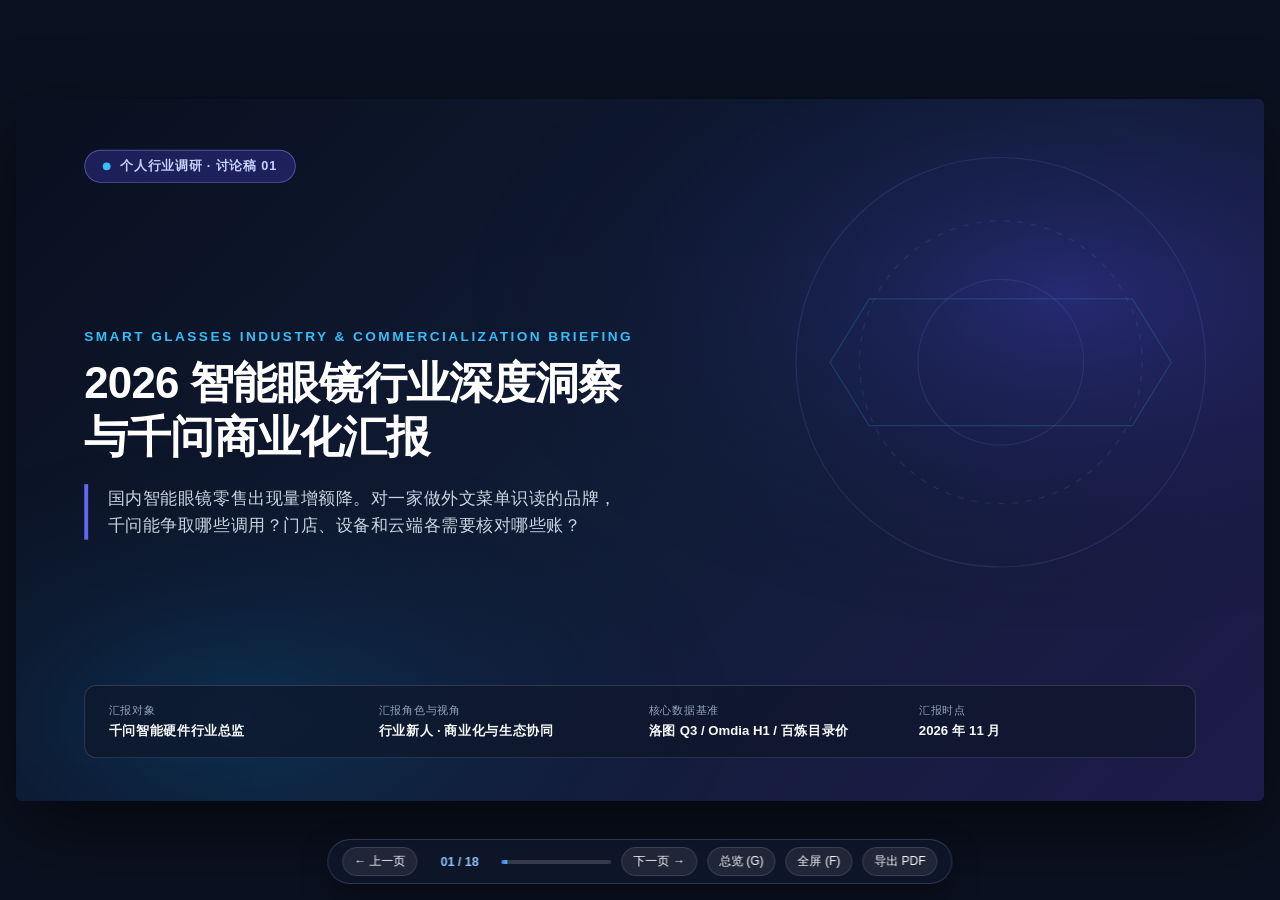
<file: 智能硬件行业知识分享/reports/01_智能眼镜_2026行业深度洞察与千问商业化汇报.html>
<!DOCTYPE html>
<html lang="zh-CN">
<head>
<meta charset="UTF-8" />
<meta name="viewport" content="width=device-width, initial-scale=1.0" />
<title>2026 智能眼镜行业深度洞察与千问商业化汇报</title>
<style>
  @page { size: 1280px 720px; margin: 0; }
  * { box-sizing: border-box; margin: 0; padding: 0; -webkit-print-color-adjust: exact !important; print-color-adjust: exact !important; }
  :root {
    --navy: #0F172A;
    --navy-2: #1E293B;
    --indigo: #4F46E5;
    --indigo-dark: #3730A3;
    --indigo-soft: #EEF2FF;
    --cyan: #0284C7;
    --cyan-soft: #E0F2FE;
    --emerald: #059669;
    --emerald-soft: #ECFDF5;
    --amber: #D97706;
    --amber-soft: #FFFBEB;
    --rose: #DC2626;
    --rose-soft: #FEF2F2;
    --slate-900: #0F172A;
    --slate-700: #334155;
    --slate-600: #475569;
    --slate-500: #64748B;
    --slate-300: #CBD5E1;
    --slate-200: #E2E8F0;
    --slate-100: #F1F5F9;
    --slate-50: #F8FAFC;
  }

  html, body {
    width: 100%; height: 100%;
    font-family: "Noto Sans CJK SC", "PingFang SC", "Hiragino Sans GB", "Microsoft YaHei", sans-serif;
    background: #0B1120; color: var(--slate-700); overflow: hidden;
  }
  .deck-stage { width: 100vw; height: 100vh; display: flex; align-items: center; justify-content: center; position: relative; overflow: hidden; }
  .slide-viewport { flex: 0 0 auto; width: 1280px; height: 720px; position: relative; transform-origin: center center; box-shadow: 0 28px 80px rgba(0, 0, 0, 0.55); border-radius: 6px; overflow: hidden; }
  .slide { width: 1280px; height: 720px; background: #FFFFFF; position: absolute; inset: 0; display: none; flex-direction: column; overflow: hidden; }
  .slide.active { display: flex; }
  .slide-inner { padding: 34px 50px 26px 50px; flex: 1; display: flex; flex-direction: column; }

  body.overview-mode { overflow-y: auto; background: #0F172A; }
  body.overview-mode .deck-stage { height: auto; min-height: 100vh; padding: 36px 36px 96px 36px; display: grid; grid-template-columns: repeat(auto-fill, minmax(360px, 1fr)); gap: 24px; align-items: start; overflow: visible; }
  body.overview-mode .slide-viewport { display: contents; }
  body.overview-mode .slide { display: flex !important; position: relative !important; width: 1280px; height: 720px; transform: scale(0.29); transform-origin: top left; margin-bottom: -511px; margin-right: -908px; border-radius: 14px; cursor: pointer; box-shadow: 0 12px 32px rgba(0,0,0,0.45); }
  body.overview-mode .slide:hover { outline: 10px solid #6366F1; }
  body.overview-mode .slide.active { outline: 10px solid #38BDF8; }

  .hud-bar { position: fixed; bottom: 16px; left: 50%; transform: translateX(-50%); z-index: 999; display: flex; align-items: center; gap: 10px; background: rgba(15, 23, 42, 0.86); backdrop-filter: blur(12px); border: 1px solid rgba(148, 163, 184, 0.25); padding: 7px 14px; border-radius: 999px; color: #E2E8F0; font-size: 12.5px; box-shadow: 0 10px 30px rgba(0, 0, 0, 0.35); user-select: none; }
  .hud-btn { background: rgba(255, 255, 255, 0.08); border: 1px solid rgba(255, 255, 255, 0.12); color: #F8FAFC; padding: 5px 11px; border-radius: 999px; cursor: pointer; font-size: 12px; font-family: inherit; }
  .hud-btn:hover { background: rgba(99, 102, 241, 0.55); }
  .hud-counter { font-weight: 700; color: #93C5FD; min-width: 64px; text-align: center; }
  .hud-progress { width: 110px; height: 4px; background: rgba(255, 255, 255, 0.16); border-radius: 99px; overflow: hidden; }
  .hud-progress-fill { height: 100%; background: linear-gradient(90deg, #6366F1, #38BDF8); width: 5%; transition: width 0.2s ease; }

  @media print {
    html, body { width: 1280px; height: auto; background: #FFFFFF; overflow: visible; }
    .hud-bar { display: none !important; }
    .deck-stage, .slide-viewport { display: block !important; width: 1280px; height: auto; transform: none !important; box-shadow: none !important; border-radius: 0 !important; overflow: visible !important; }
    .slide { display: flex !important; position: relative !important; width: 1280px !important; height: 720px !important; page-break-after: always; break-after: page; }
    .slide:last-child { page-break-after: auto; break-after: auto; }
  }

  .top-bar { display: flex; justify-content: space-between; align-items: center; margin-bottom: 14px; }
  .section-pill { display: inline-flex; align-items: center; gap: 8px; background: var(--indigo-soft); color: var(--indigo); font-size: 12px; font-weight: 700; padding: 4px 12px; border-radius: 999px; }
  .top-meta { font-size: 12px; color: var(--slate-500); font-weight: 500; }
  .slide-title { font-size: 24.5px; font-weight: 800; color: var(--navy); line-height: 1.24; margin-bottom: 7px; letter-spacing: -0.3px; }
  .slide-lead { font-size: 13.8px; color: var(--slate-600); line-height: 1.48; margin-bottom: 16px; }
  .slide-lead strong { color: var(--indigo-dark); }
  .slide-body { flex: 1; display: flex; flex-direction: column; justify-content: flex-start; margin-bottom: 10px; }
  .slide-footer { margin-top: auto; padding-top: 10px; border-top: 1px solid var(--slate-200); display: flex; justify-content: space-between; align-items: center; font-size: 11.2px; color: var(--slate-500); }
  .slide-footer .pg { font-weight: 700; color: var(--navy); }

  .g-2 { display: grid; grid-template-columns: 1fr 1fr; gap: 20px; }
  .g-3 { display: grid; grid-template-columns: 1fr 1fr 1fr; gap: 18px; }
  .g-4 { display: grid; grid-template-columns: repeat(4, 1fr); gap: 16px; }
  .g-55-45 { display: grid; grid-template-columns: 1.22fr 1fr; gap: 22px; }
  .g-60-40 { display: grid; grid-template-columns: 1.48fr 1fr; gap: 22px; }

  .card { background: var(--slate-50); border: 1px solid var(--slate-200); border-radius: 12px; padding: 17px 19px; }
  .card-white { background: #FFFFFF; border: 1px solid var(--slate-200); border-radius: 12px; padding: 17px 19px; }
  .card-indigo { background: var(--indigo-soft); border: 1px solid #C7D2FE; border-radius: 12px; padding: 17px 19px; }
  .card-emerald { background: var(--emerald-soft); border: 1px solid #A7F3D0; border-radius: 12px; padding: 17px 19px; }
  .card-rose { background: var(--rose-soft); border: 1px solid #FECACA; border-radius: 12px; padding: 17px 19px; }
  .card-amber { background: var(--amber-soft); border: 1px solid #FDE68A; border-radius: 12px; padding: 17px 19px; }
  .card-dark { background: linear-gradient(155deg, #0F172A 0%, #1E1B4B 100%); color: #F8FAFC; border-radius: 12px; padding: 19px 21px; }

  .card-h { font-size: 15.2px; font-weight: 800; color: var(--navy); margin-bottom: 9px; display: flex; align-items: center; gap: 8px; }
  .card-dark .card-h { color: #FFFFFF; }

  .tag { display: inline-block; padding: 2.5px 8px; border-radius: 5px; font-size: 11px; font-weight: 700; white-space: nowrap; }
  .t-indigo { background: #E0E7FF; color: #3730A3; }
  .t-cyan { background: #E0F2FE; color: #0369A1; }
  .t-emerald { background: #D1FAE5; color: #065F46; }
  .t-amber { background: #FEF3C7; color: #92400E; }
  .t-rose { background: #FEE2E2; color: #991B1B; }
  .t-slate { background: #E2E8F0; color: #334155; }

  .kpi-card { background: #FFFFFF; border: 1px solid var(--slate-200); border-top: 4px solid var(--indigo); border-radius: 12px; padding: 20px 20px 18px 20px; display: flex; flex-direction: column; justify-content: space-between; min-height: 244px; }
  .kpi-card.cyan { border-top-color: var(--cyan); }
  .kpi-card.rose { border-top-color: var(--rose); }
  .kpi-card.amber { border-top-color: var(--amber); }
  .kpi-label { font-size: 12.6px; font-weight: 700; color: var(--slate-500); margin-bottom: 8px; }
  .kpi-num { font-size: 31px; font-weight: 800; color: var(--navy); line-height: 1.15; margin-bottom: 10px; letter-spacing: -0.6px; }
  .kpi-card.rose .kpi-num { color: var(--rose); }
  .kpi-card.cyan .kpi-num { color: var(--cyan); }
  .kpi-card.amber .kpi-num { color: var(--amber); }
  .kpi-desc { font-size: 12.5px; color: var(--slate-600); line-height: 1.52; padding-top: 12px; border-top: 1px solid var(--slate-200); }

  ul.pts { list-style: none; display: flex; flex-direction: column; gap: 9px; }
  ul.pts li { position: relative; padding-left: 16px; font-size: 13px; line-height: 1.52; color: var(--slate-700); }
  ul.pts li::before { content: ""; position: absolute; left: 0; top: 7px; width: 6px; height: 6px; border-radius: 50%; background: var(--indigo); }
  .card-emerald ul.pts li::before { background: var(--emerald); }
  .card-rose ul.pts li::before { background: var(--rose); }
  .card-amber ul.pts li::before { background: var(--amber); }
  .card-dark ul.pts li { color: #E2E8F0; }
  .card-dark ul.pts li::before { background: #38BDF8; }
  ul.pts li strong { color: var(--navy); }
  .card-dark ul.pts li strong { color: #FFFFFF; }

  table.clean-tbl { width: 100%; border-collapse: separate; border-spacing: 0; font-size: 12.2px; line-height: 1.44; border: 1px solid var(--slate-200); border-radius: 10px; overflow: hidden; }
  table.clean-tbl thead th { background: var(--navy); color: #FFFFFF; font-weight: 700; text-align: left; padding: 9px 12px; font-size: 12px; }
  table.clean-tbl tbody td { padding: 8.5px 12px; border-top: 1px solid var(--slate-200); vertical-align: middle; color: var(--slate-700); }
  table.clean-tbl.compact thead th { padding: 7.5px 10px; font-size: 11.6px; }
  table.clean-tbl.compact tbody td { padding: 6.5px 10px; }
  table.clean-tbl tbody tr:nth-child(even) td { background: var(--slate-50); }
  table.clean-tbl tbody tr.hl td { background: #EEF2FF; }
  .b { font-weight: 700; color: var(--navy); }

  .callout-strip { background: linear-gradient(90deg, #EEF2FF 0%, #F8FAFC 100%); border-left: 4px solid var(--indigo); border-radius: 0 10px 10px 0; padding: 11px 16px; font-size: 12.8px; color: var(--navy); line-height: 1.5; margin-top: 12px; }

  .cover-slide { background: linear-gradient(135deg, #090F1E 0%, #111D38 55%, #1E1B4B 100%); color: #FFFFFF; }

  .reading-index { display: none; }
  .reading-scroll { display: contents; }

  @media screen and (max-width: 900px), screen and (max-width: 1180px) and (pointer: coarse) {
    html, body { height: auto; min-height: 100%; overflow: visible; background: #fff; }
    .deck-stage { display: block; width: 100%; height: auto; overflow: visible; }
    .slide-viewport, .slide { width: 100%; height: auto; min-height: 100vh; position: relative; overflow: visible; border-radius: 0; box-shadow: none; }
    .slide-viewport { transform: none !important; }
    .slide-inner { width: min(100%, 780px); margin-inline: auto; min-width: 0; padding: 24px 16px calc(86px + env(safe-area-inset-bottom)) !important; gap: 12px; }
    .slide-inner :is(div, article, p, li, span, h1, h2, h3) { min-width: 0; overflow-wrap: anywhere; }
    .slide-inner .slide-title, .report-page .slide-title { font-size: 25px; line-height: 1.35; margin: 0; }
    .slide-inner :is(.slide-lead, .question, .report-row p, .report-card p, li, p, .kpi-desc, .callout-strip, [style*="font-size"]) { font-size: 16px !important; line-height: 1.65 !important; }
    .slide-inner :is(.card-h, h3), .cover-option strong { font-size: 19px; line-height: 1.45; }
    .slide-inner .kpi-num { font-size: 28px !important; }
    .slide-inner :is(.section-pill, .top-meta, .tag, .pg, .kpi-label, .sources, .report-note), .slide-footer { font-size: 14px !important; line-height: 1.55; }
    .slide-inner .tag { white-space: normal; }
    .slide-inner [style*="align-items:flex-start"] > .tag { flex: none; }
    .slide-inner :is(.top-bar, .slide-footer, .card-h) { flex-wrap: wrap; gap: 7px; }
    .slide-inner .top-bar, .slide-inner .slide-lead { margin: 0; }
    .slide-inner .slide-footer { margin-top: 12px; }
    .slide-inner .slide-footer .pg { white-space: nowrap; margin-left: auto; }
    .slide-inner :is([class^="g-"], .report-grid, .report-row, [style*="grid-template-columns"]) { grid-template-columns: minmax(0, 1fr) !important; gap: 14px !important; }
    .slide-inner :is(.slide-body, .report-body) { flex: none !important; gap: 14px; margin: 0; }
    .slide-inner .kpi-card { min-height: 0 !important; gap: 8px; }
    .slide-inner :is(.kpi-label, .kpi-num) { margin-bottom: 0; }
    .slide-inner .callout-strip { margin-top: 0; }
    .cover-slide .slide-inner { gap: 26px; justify-content: flex-start !important; }
    .cover-slide .slide-inner h1 { font-size: 32px !important; line-height: 1.24 !important; margin-bottom: 14px; }
    .cover-slide .slide-inner h1 + p { padding-left: 12px !important; }
    .cover-slide .report-grid { gap: 20px !important; }
    .reading-scroll { display: block; width: 100%; min-width: 0; max-width: 100%; overflow-x: auto; overscroll-behavior-x: contain; }
    .reading-scroll.can-pan::before { content: attr(aria-label); position: sticky; left: 0; display: block; width: fit-content; margin-bottom: 6px; color: var(--slate-500); font-size: 13px; }
    .reading-scroll > :is(table,svg) { display: table; width: max(100%, var(--reading-width)) !important; max-width: none; }
    .reading-scroll > svg { display: block; }
    .reading-scroll :is(th,td) { font-size: 15px !important; line-height: 1.55 !important; padding: 8px 10px !important; overflow-wrap: anywhere; }
    .hud-bar { inset: auto 0 0; transform: none; width: 100%; max-width: none; min-height: 56px; padding: 6px 8px calc(6px + env(safe-area-inset-bottom)); border-radius: 0; gap: 6px; justify-content: center; }
    .hud-btn { min-width: 44px; min-height: 44px; padding: 6px 10px; font-size: 15px; }
    .hud-btn:disabled { opacity: .5; cursor: default; }
    .hud-counter { min-width: 50px; font-size: 14px; }
    .hud-progress, #btnFull, #btnPrint { display: none; }
    body.overview-mode { background: #f1f5f9; }
    body.overview-mode .deck-stage { display: none; }
    body.overview-mode .reading-index { display: block; margin: 0 auto; max-width: 40rem; padding: 24px 16px calc(86px + env(safe-area-inset-bottom)); }
    .reading-index h2 { margin-bottom: 16px; font-size: 23px; color: var(--navy); }
    .reading-index button { display: flex; width: 100%; gap: 10px; align-items: baseline; margin: 8px 0; padding: 12px; min-height: 48px; font: inherit; font-size: 16px; line-height: 1.5; text-align: left; color: var(--navy); background: white; border: 1px solid var(--slate-200); border-radius: 9px; cursor: pointer; }
    .reading-index button span { flex: none; color: var(--slate-500); font-variant-numeric: tabular-nums; }
    .reading-index button[aria-current="page"] { border-color: var(--indigo); color: var(--indigo-dark); }
    body.overview-mode :is(#btnPrev, #btnNext) { display: none; }
    body.overview-mode :is(#btnFull, #btnPrint) { display: inline-block; }
  }
</style>
</head>
<body>

<div class="deck-stage">
  <div class="slide-viewport" id="viewport">

    <!-- ==================== SLIDE 01: COVER ==================== -->
    <section class="slide cover-slide active">
      <svg style="position:absolute; inset:0; width:100%; height:100%; opacity:0.65; pointer-events:none;" viewBox="0 0 1280 720">
        <defs>
          <radialGradient id="cg1" cx="84%" cy="28%" r="48%"><stop offset="0%" stop-color="#4F46E5" stop-opacity="0.5"/><stop offset="100%" stop-color="#090F1E" stop-opacity="0"/></radialGradient>
          <radialGradient id="cg2" cx="18%" cy="88%" r="40%"><stop offset="0%" stop-color="#0284C7" stop-opacity="0.32"/><stop offset="100%" stop-color="#090F1E" stop-opacity="0"/></radialGradient>
        </defs>
        <rect width="1280" height="720" fill="url(#cg1)"/>
        <rect width="1280" height="720" fill="url(#cg2)"/>
        <g stroke="#818CF8" stroke-opacity="0.22" fill="none" stroke-width="1.2">
          <circle cx="1010" cy="270" r="210"/><circle cx="1010" cy="270" r="145" stroke-dasharray="6 8"/><circle cx="1010" cy="270" r="85"/>
          <polygon points="875,205 1145,205 1185,270 1145,335 875,335 835,270" stroke="#38BDF8" stroke-opacity="0.3"/>
        </g>
      </svg>

      <div class="slide-inner" style="position:relative; z-index:2; padding:52px 70px 44px 70px; justify-content:space-between;">
        <div style="display:inline-flex; align-items:center; gap:10px; background:rgba(79,70,229,0.28); border:1px solid rgba(129,140,248,0.5); color:#C7D2FE; padding:7px 18px; border-radius:999px; font-size:13px; font-weight:700; letter-spacing:1px; width:fit-content;">
          <span style="width:8px; height:8px; border-radius:50%; background:#38BDF8;"></span>
          个人行业调研 · 讨论稿 01
        </div>

        <div style="max-width:880px;">
          <div style="font-size:14px; font-weight:700; color:#38BDF8; letter-spacing:2.5px; margin-bottom:14px;">SMART GLASSES INDUSTRY &amp; COMMERCIALIZATION BRIEFING</div>
          <h1 style="font-size:45px; font-weight:800; line-height:1.22; letter-spacing:-0.8px; color:#FFFFFF; margin-bottom:20px;">
            2026 智能眼镜行业深度洞察<br/>与千问商业化汇报
          </h1>
          <p style="font-size:17.5px; color:#CBD5E1; line-height:1.65; border-left:4px solid #6366F1; padding-left:20px;">
            国内智能眼镜零售出现量增额降。对一家做外文菜单识读的品牌，<br/>
            千问能争取哪些调用？门店、设备和云端各需要核对哪些账？
          </p>
        </div>

        <div style="display:grid; grid-template-columns:repeat(4, 1fr); gap:18px; background:rgba(15,23,42,0.72); border:1px solid rgba(148,163,184,0.25); border-radius:12px; padding:18px 24px;">
          <div>
            <div style="font-size:11.5px; color:#94A3B8; margin-bottom:4px;">汇报对象</div>
            <div style="font-size:13.5px; color:#F8FAFC; font-weight:600;">千问智能硬件行业总监</div>
          </div>
          <div>
            <div style="font-size:11.5px; color:#94A3B8; margin-bottom:4px;">汇报角色与视角</div>
            <div style="font-size:13.5px; color:#F8FAFC; font-weight:600;">行业新人 · 商业化与生态协同</div>
          </div>
          <div>
            <div style="font-size:11.5px; color:#94A3B8; margin-bottom:4px;">核心数据基准</div>
            <div style="font-size:13.5px; color:#F8FAFC; font-weight:600;">洛图 Q3 / Omdia H1 / 百炼目录价</div>
          </div>
          <div>
            <div style="font-size:11.5px; color:#94A3B8; margin-bottom:4px;">汇报时点</div>
            <div style="font-size:13.5px; color:#F8FAFC; font-weight:600;">2026 年 11 月</div>
          </div>
        </div>
      </div>
    </section>

    <!-- ==================== SLIDE 02: EXEC KPIs ==================== -->
    <section class="slide">
      <div class="slide-inner">
        <div class="top-bar">
          <span class="section-pill">核心速览 · 01 / 02</span>
          <span class="top-meta">严格区分零售、出货、退货与成本的统计口径</span>
        </div>
        <h2 class="slide-title">看懂国内智能眼镜市场的四组数字</h2>
        <p class="slide-lead">前三季度国内全渠道零售量额齐增，三季度则出现<strong>销量同比增长、销售额同比下降</strong>。退货与配件成本使用独立口径。</p>

        <div class="slide-body" style="justify-content:center; gap:20px;">
          <div class="g-4">
            <div class="kpi-card">
              <div>
                <div class="kpi-label">中国前三季度全渠道零售 (洛图)</div>
                <div class="kpi-num">145.3万 / 27.2亿</div>
              </div>
              <div class="kpi-desc">销量 +50.4%、零售额 +49.1%；但 Q3 单季 54.4 万台（+14.3%）、8.4 亿元（-4.3%），拍摄款均价跌至 877 元。</div>
            </div>

            <div class="kpi-card cyan">
              <div>
                <div class="kpi-label">2026H1 阿里大陆出货份额 (Omdia)</div>
                <div class="kpi-num">17.4% 第1</div>
              </div>
              <div class="kpi-desc">阿里居首，影目（14.6%）、小米（14.0%）分列二、三，前三按机构原文合计 46.1%仍分散；注：H1 统计不含 10 月开售的 N1 系列。</div>
            </div>

            <div class="kpi-card rose">
              <div>
                <div class="kpi-label">机构披露行业退货率区间 (洛图)</div>
                <div class="kpi-num">30% – 70%</div>
              </div>
              <div class="kpi-desc">公开报道引述洛图的退货率区间，具体渠道、样本与观察窗口待核；实操须区分“付款取消、签收后退货、激活后 30 日留存”。</div>
            </div>

            <div class="kpi-card amber">
              <div>
                <div class="kpi-label">两类配置 BOM 情景示例</div>
                <div class="kpi-num" style="font-size:29px; padding-top:3px;">¥360 vs ¥1,730</div>
              </div>
              <div class="kpi-desc">对应纯音频与单绿光波导例（无屏拍摄国产低本例 ¥940，AR1 双芯参考 ¥1,060–1,180）；单绿光学约占 41.6%，未含 NRE/充电盒。</div>
            </div>
          </div>

          <div class="callout-strip" style="margin-top:0;">
            <strong>千问脉络对齐：</strong>2025.12 阿里合并原智能信息（夸克）与智能互联（天猫精灵）成立<strong>千问 C 端事业群</strong>；2026 上半年凭 <strong>G1 / S1</strong>（G1 标价 2,899 元 / 叠加限时优惠+国补到手 1,997 元起）建立大陆领先身位，10 月 13 日再发无屏旗舰 <strong>N1 / N1 Pro</strong>（标价 2,899 / 3,399 元，叠加限时优惠+国补到手 2,218 / 2,600 元起）及千问×Bose 耳夹耳机（1,099 元）。
          </div>
        </div>

        <div class="slide-footer">
          <span>数据来源　<a href="https://optics.ofweek.com/2026-11/ART-250003-8420-30712740.html" target="_blank" rel="noopener noreferrer">洛图科技季报</a> · <a href="https://omdia.tech.informa.com/pr/2026/sep/global-ai-glasses-shipments-more-than-doubled-in-1h26-hitting-a-record-4point2-million" target="_blank" rel="noopener noreferrer">Omdia 上半年出货追踪</a>　|　BOM 为第 9 页的情景估算。</span>
          <span class="pg">02 / 18</span>
        </div>
      </div>
    </section>

    <!-- ==================== SLIDE 03: 5 LAWS + 3 BD ANGLES ==================== -->
    <section class="slide">
      <div class="slide-inner">
        <div class="top-bar">
          <span class="section-pill">核心速览 · 02 / 02</span>
          <span class="top-meta">经营规律（含验证指标）与千问商业化切入思路</span>
        </div>
        <h2 class="slide-title">先用外文菜单测识读效果，再核实能拿到多少付费调用</h2>
        <p class="slide-lead">若 1 万台眼镜每年各活跃 180 天、每天识图 5–10 次，全部识图按北京目录价约合 <strong>1.57 万–3.13 万元/年</strong>。菜单占其中多少，要看使用记录。</p>

        <div class="slide-body">
          <div class="g-55-45" style="flex:1; align-items:stretch;">
            <div class="card-white" style="display:flex; flex-direction:column; justify-content:flex-start;">
              <div class="card-h" style="margin-bottom:13px;">五个需要一线证据的问题</div>
              <div style="display:flex; flex-direction:column; gap:13px; flex:1; justify-content:space-between;">
                <div style="display:flex; gap:11px; align-items:flex-start;">
                  <span class="tag t-indigo" style="margin-top:2px;">01</span>
                  <div style="font-size:12.9px; line-height:1.48;"><strong>出货起量 ≠ 持续留存：</strong>Q3 拍摄款均价已跌至 877 元、白牌冲量不冲额；应用<strong>激活后第 30 天仍使用 AI 的比例</strong>区分真需求与尝鲜。</div>
                </div>
                <div style="display:flex; gap:11px; align-items:flex-start;">
                  <span class="tag t-indigo" style="margin-top:2px;">02</span>
                  <div style="font-size:12.9px; line-height:1.48;"><strong>形态四分清晰，成镜配重决定日戴门槛：</strong>评估佩戴须测<strong>装处方片后总重和佩戴反馈</strong>；Q3 均价 AR（2,817 元，含分体观影）远高于拍摄（877 元）。</div>
                </div>
                <div style="display:flex; gap:11px; align-items:flex-start;">
                  <span class="tag t-indigo" style="margin-top:2px;">03</span>
                  <div style="font-size:12.9px; line-height:1.48;"><strong>门店每售出一副能赚多少？</strong>配片率乘以镜片毛利，只是其中一项。还需核实硬件返点、试戴人力、未成交客流与重配成本。</div>
                </div>
                <div style="display:flex; gap:11px; align-items:flex-start;">
                  <span class="tag t-indigo" style="margin-top:2px;">04</span>
                  <div style="font-size:12.9px; line-height:1.48;"><strong>这项识读值得追加人手吗？</strong>用能交给千问的调用量乘合同单价，再扣除推理、售前和适配成本。每次成功识读的成本也要计入重试。</div>
                </div>
                <div style="display:flex; gap:11px; align-items:flex-start;">
                  <span class="tag t-indigo" style="margin-top:2px;">05</span>
                  <div style="font-size:12.9px; line-height:1.48;"><strong>多模型机型由谁决定默认调用？</strong>如 Rokid 按地区与版本配置模型，需核对菜单识读等具体任务的当前供应商、效果和切换权限。</div>
                </div>
              </div>
            </div>

            <div class="card-dark" style="display:flex; flex-direction:column; justify-content:space-between;">
              <div class="card-h" style="color:#93C5FD; margin-bottom:2px;">千问外部商业化的 3 条优先思路</div>

              <div style="background:rgba(255,255,255,0.07); border:1px solid rgba(129,140,248,0.4); border-radius:10px; padding:13px 15px;">
                <div style="font-size:13.8px; font-weight:800; color:#FFFFFF; margin-bottom:4px;">思路 01 · 从一款机型、一个任务做起</div>
                <div style="font-size:12.3px; color:#CBD5E1; line-height:1.48;">按地区和版本找 Rokid 或雷鸟的功能负责人，用同批菜单盲测。要扩大到<strong>语音播报或海外托管</strong>，再核实相应采购权限、用量及预算。</div>
              </div>

              <div style="background:rgba(255,255,255,0.07); border:1px solid rgba(56,189,248,0.4); border-radius:10px; padding:13px 15px;">
                <div style="font-size:13.8px; font-weight:800; color:#FFFFFF; margin-bottom:4px;">思路 02 · 借“芯片 RDK + 纯 ODM/IDH”小步验证 1 对 N</div>
                <div style="font-size:12.5px; color:#CBD5E1; line-height:1.5;">区分大客定制 JDM、纯公版 ODM/IDH（亿境等）与带品牌/云竞合方，先用 <strong>1 款公版机型</strong>验证低功耗唤醒与百炼 SDK 交付成本，再向腰部垂类复制。</div>
              </div>

              <div style="background:rgba(255,255,255,0.07); border:1px solid rgba(52,211,153,0.4); border-radius:10px; padding:13px 15px;">
                <div style="font-size:13.8px; font-weight:800; color:#FFFFFF; margin-bottom:4px;">思路 03 · 直面竞合边界与插件分级开放</div>
                <div style="font-size:12.5px; color:#CBD5E1; line-height:1.5;">正视千问自有眼镜覆盖 2,000–4,000 元盘的竞争现实，对外主打<strong>全彩旗舰/运动/跨境等低冲突垂类</strong>，同时推动对齐<strong>非核心生活插件分级开放</strong>与租户隔离。</div>
              </div>
            </div>
          </div>
        </div>

        <div class="slide-footer">
          <span>2026 智能眼镜行业深度洞察与千问商业化汇报 · 核心判断</span>
          <span class="pg">03 / 18</span>
        </div>
      </div>
    </section>

    <!-- ==================== SLIDE 04: MARKET GROWTH & SUBSIDY ==================== -->
    <section class="slide">
      <div class="slide-inner">
        <div class="top-bar">
          <span class="section-pill">01 · 市场全景</span>
          <span class="top-meta">双口径辨析、2026 国补硬规则与 Q3 零售信号</span>
        </div>
        <h2 class="slide-title">国内三季度零售量同比增 14.3%，均价同比降 16.2%、环比降 27.5%</h2>
        <p class="slide-lead">左图聚焦<strong>洛图 2026 国内全渠道零售分季实绩与全年预测</strong>；右栏对照 IDC 出货口径预测、Omdia 全球格局、线上品类数据与国补细则。</p>

        <div class="slide-body">
          <div class="g-60-40" style="flex:1; align-items:stretch;">
            <div class="card-white" style="display:flex; flex-direction:column; justify-content:space-between; padding:15px 17px;">
              <div style="display:flex; justify-content:space-between; align-items:center; margin-bottom:2px;">
                <span style="font-size:14.2px; font-weight:800; color:#0F172A;">2026 中国智能眼镜分季量额与均价拐点</span>
                <span class="tag t-indigo">洛图全渠道零售口径</span>
              </div>
              <div class="reading-scroll" style="--reading-width:753px" aria-label="左右滑动查看图" role="region" tabindex="0"><svg viewBox="0 0 640 306" style="width:100%; height:auto;">
                <defs>
                  <marker id="arrDrop" viewBox="0 0 10 10" refX="8" refY="5" markerWidth="6" markerHeight="6" orient="auto"><path d="M 0 1 L 10 5 L 0 9 z" fill="#DC2626"/></marker>
                </defs>
                <!-- Legend -->
                <rect x="44" y="6" width="13" height="13" rx="3" fill="#4F46E5"/>
                <text x="62" y="17" font-size="11.8" fill="#334155" font-weight="600">全渠道销量（万台·左轴）</text>
                <rect x="228" y="6" width="13" height="13" rx="3" fill="#0284C7"/>
                <text x="246" y="17" font-size="11.8" fill="#334155" font-weight="600">全渠道销额（亿元·右轴）</text>
                <line x1="414" y1="12" x2="438" y2="12" stroke="#DC2626" stroke-width="2.2" stroke-dasharray="4 2"/>
                <text x="444" y="17" font-size="11.8" fill="#991B1B" font-weight="700">均价拐点（元）</text>

                <!-- Horizontal grid -->
                <g stroke="#E2E8F0" stroke-width="1" stroke-dasharray="4 4">
                  <line x1="50" y1="54" x2="588" y2="54"/><line x1="50" y1="107" x2="588" y2="107"/>
                  <line x1="50" y1="160" x2="588" y2="160"/><line x1="50" y1="213" x2="588" y2="213"/>
                </g>
                <line x1="50" y1="266" x2="588" y2="266" stroke="#94A3B8" stroke-width="1.5"/>

                <!-- Left Y-axis (0 - 240 万台, 0.8833 px/万台) -->
                <g font-size="11" fill="#4F46E5" font-weight="600" text-anchor="end">
                  <text x="43" y="58">240</text><text x="43" y="111">180</text><text x="43" y="164">120</text><text x="43" y="217">60</text><text x="43" y="270">0</text>
                </g>
                <!-- Right Y-axis (0 - 36 亿元, 5.889 px/亿元) -->
                <g font-size="11" fill="#0284C7" font-weight="600" text-anchor="start">
                  <text x="595" y="58">36亿</text><text x="595" y="111">27亿</text><text x="595" y="164">18亿</text><text x="595" y="217">9亿</text><text x="595" y="270">0</text>
                </g>

                <!-- Group 1: 2026 H1 (90.9万台 -> h=80, y=186; 18.8亿 -> h=111, y=155) -->
                <rect x="86" y="186" width="52" height="80" rx="5" fill="#4F46E5"/>
                <text x="112" y="178" font-size="12.5" font-weight="800" fill="#3730A3" text-anchor="middle">90.9万</text>
                <rect x="144" y="155" width="52" height="111" rx="5" fill="#0284C7"/>
                <text x="170" y="147" font-size="12.5" font-weight="800" fill="#0369A1" text-anchor="middle">18.8亿</text>
                <text x="141" y="287" font-size="13" font-weight="800" fill="#0F172A" text-anchor="middle">2026 H1（1–6月）</text>
                <text x="141" y="301" font-size="10.4" fill="#64748B" text-anchor="middle">上半年量额齐升</text>

                <!-- Group 2: 2026 Q3 (54.4万台 -> h=48, y=218; 8.4亿 -> h=49, y=217) -->
                <rect x="272" y="218" width="52" height="48" rx="5" fill="#6366F1"/>
                <text x="298" y="210" font-size="12.5" font-weight="800" fill="#3730A3" text-anchor="middle">54.4万</text>
                <rect x="330" y="217" width="52" height="49" rx="5" fill="#0EA5E9"/>
                <text x="356" y="209" font-size="12.5" font-weight="800" fill="#0369A1" text-anchor="middle">8.4亿</text>
                <text x="327" y="287" font-size="13" font-weight="800" fill="#991B1B" text-anchor="middle">2026 Q3（单季拐点）</text>
                <text x="327" y="301" font-size="10.4" font-weight="700" fill="#DC2626" text-anchor="middle">量 +14.3% · 额 -4.3%</text>

                <!-- ASP Drop Connector & Badges -->
                <rect x="82" y="76" width="118" height="24" rx="12" fill="#EEF2FF" stroke="#818CF8"/>
                <text x="141" y="92" font-size="11.6" font-weight="800" fill="#3730A3" text-anchor="middle">均价 ¥2,068</text>
                <path d="M 202 88 Q 254 90 288 128" fill="none" stroke="#DC2626" stroke-width="2.2" stroke-dasharray="5 3" marker-end="url(#arrDrop)"/>
                <rect x="226" y="56" width="84" height="22" rx="11" fill="#DC2626"/>
                <text x="268" y="71" font-size="11.2" font-weight="800" fill="#FFF" text-anchor="middle">较 H1 -25.4%</text>
                <rect x="262" y="132" width="136" height="24" rx="12" fill="#FEF2F2" stroke="#FCA5A5"/>
                <text x="330" y="148" font-size="11.6" font-weight="800" fill="#991B1B" text-anchor="middle">均价跌至 ¥1,542</text>
                <rect x="256" y="162" width="148" height="22" rx="6" fill="#FFFBEB" stroke="#FCD34D"/>
                <text x="330" y="177" font-size="10.8" font-weight="800" fill="#92400E" text-anchor="middle">拍摄款腰斩至 ¥877</text>

                <!-- Group 3: 2026E Full Year (145.3万已成 -> h=128, y=138; 全年205-215万 -> top y=80, h=186) -->
                <rect x="466" y="80" width="66" height="58" rx="5" fill="#E0E7FF" stroke="#4F46E5" stroke-width="1.5" stroke-dasharray="4 3"/>
                <rect x="466" y="138" width="66" height="128" rx="4" fill="#312E81"/>
                <text x="499" y="72" font-size="12.5" font-weight="800" fill="#312E81" text-anchor="middle">205–215万E</text>
                <text x="499" y="114" font-size="10.2" font-weight="700" fill="#4338CA" text-anchor="middle">Q4 冲刺</text>
                <text x="499" y="206" font-size="10.8" font-weight="700" fill="#E0E7FF" text-anchor="middle">Q1–Q3</text>
                <text x="499" y="220" font-size="10.8" font-weight="800" fill="#FFF" text-anchor="middle">145.3万</text>
                <text x="499" y="287" font-size="13" font-weight="800" fill="#0F172A" text-anchor="middle">2026E 全年预测</text>
                <text x="499" y="301" font-size="10.4" fill="#64748B" text-anchor="middle">Q1–Q3 销额 27.2 亿</text>
              </svg></div>
              <div style="font-size:10.5px; color:#64748B; line-height:1.38;">洛图公布三季度均价 1,542 元。图中 −25.4% 是与上半年均价 2,068 元比较。全年 205万–215 万台为机构预测。<a href="https://optics.ofweek.com/2026-11/ART-250003-8420-30712740.html" target="_blank" rel="noopener noreferrer">洛图科技季报</a></div>
            </div>

            <div style="display:flex; flex-direction:column; justify-content:space-between; gap:10px;">
              <div class="card" style="flex:1; padding:11px 14px;">
                <div class="card-h" style="margin-bottom:4px; font-size:14px;"><span class="tag t-amber">口径对照</span> 出货口径预测与海外单极格局</div>
                <p style="font-size:11.4px; line-height:1.42;"><strong>IDC 2025.11 出货口径预测（涵盖音频/拍摄/AR 眼镜，不含 VR/MR 头显，含渠道备货与 B 端，与洛图零售口径不可混算；IDC 2026.11 最新 2027 预测已将中国回调至 450.6 万台）</strong>：2026E 全球 <strong>2,368.7 万</strong> / 中国 <strong>491.5 万台</strong>；另据 Omdia 2026H1，<strong>Meta 独占全球 81.3%</strong>。</p>
              </div>
              <div class="card-indigo" style="flex:1; padding:11px 14px;">
                <div class="card-h" style="margin-bottom:4px; font-size:14px;"><span class="tag t-indigo">国补与价格</span> 补贴硬规则与规范到手价</div>
                <p style="font-size:11.6px; line-height:1.42;">扣除商家优惠后<strong>单件 ≤ 6,000 元享 15% 补贴、封顶 500 元</strong>（≥ 3,333 元拿满）。千问 G1 标价 2,899 元（叠优惠+国补到手 1,997 元起），N1 标 2,899 / N1 Pro 标 3,399 元（到手 2,218 / 2,600 元起）；华为 2,499–2,899 元。</p>
              </div>
              <div class="card-rose" style="flex:1; padding:11px 14px;">
                <div class="card-h" style="color:#991B1B; margin-bottom:4px; font-size:14px;"><span class="tag t-rose">Q3 线上监测</span> 分品类看销量与销额</div>
                <p style="font-size:11.6px; line-height:1.42;">洛图三季度线上监测显示，无屏眼镜中清野销量占 16.5%、销额占 6.0%，华为销额占 30.1%。线上 AR 眼镜中，雷鸟销量占 36.3%。</p>
              </div>
            </div>
          </div>
        </div>

        <div class="slide-footer">
          <span>零售与出货口径　<a href="https://optics.ofweek.com/2026-11/ART-250003-8420-30712740.html" target="_blank" rel="noopener noreferrer">洛图科技季报</a> · <a href="https://omdia.tech.informa.com/pr/2026/sep/global-ai-glasses-shipments-more-than-doubled-in-1h26-hitting-a-record-4point2-million" target="_blank" rel="noopener noreferrer">Omdia 上半年出货追踪</a></span>
          <span class="pg">04 / 18</span>
        </div>
      </div>
    </section>

    <!-- ==================== SLIDE 05: DOMESTIC VS OVERSEAS ==================== -->
    <section class="slide">
      <div class="slide-inner">
        <div class="top-bar">
          <span class="section-pill">01 · 市场全景</span>
          <span class="top-meta">国内外智能眼镜的渠道、定价、OS 与出海变局</span>
        </div>
        <h2 class="slide-title">国内拼“生活生态与配镜”，海外迎“Meta + Android XR 落地”</h2>
        <p class="slide-lead">海外生态加速收拢，国产出海品牌须同步兼顾多语言模型路由、数据合规条款与主流 XR 系统兼容。</p>

        <div class="slide-body" style="justify-content:space-between;">
          <div class="reading-scroll" style="--reading-width:540px" aria-label="左右滑动查看表格" role="region" tabindex="0"><table class="clean-tbl">
            <thead>
              <tr>
                <th style="width:16%;">核心维度</th>
                <th style="width:42%;">中国本土市场（当前核心主战场）</th>
                <th style="width:42%;">欧美日市场与代表标杆</th>
              </tr>
            </thead>
            <tbody>
              <tr>
                <td class="b">价格参考</td>
                <td>洛图 Q3 均价：<strong>音频 701 元 / 拍摄 877 元 / AR 2,817 元</strong>；大厂无屏旗舰多在 1,999–3,399 元（叠国补）</td>
                <td>代表价约 <strong>2,150 – 5,750 元</strong>（Ray-Ban Meta 约 2,150 起 / Display 约 5,750 元，按 7.2 汇率折算）</td>
              </tr>
              <tr>
                <td class="b">主流渠道结构</td>
                <td>抖音短视频拉新 + 天猫/京东转化 + <strong>博士/宝岛等线下验配门店</strong></td>
                <td><strong>依视路陆逊梯卡视光网络主导</strong>；独立出海品牌结合官网独立站、众筹与 Amazon 切入</td>
              </tr>
              <tr>
                <td class="b">大模型与 OS 格局</td>
                <td>阿里千问、华为小艺、小米、豆包、百度等并存；强绑本土高频生活服务</td>
                <td>Meta 封闭生态占优（2026 新增无摄像头音频款）；<strong>XREAL AURA 采用有线分体 Android XR</strong></td>
              </tr>
              <tr>
                <td class="b">收入与规模参照</td>
                <td>品牌靠硬件销售获利，近视用户另配镜片；门店同时赚取镜片毛利与验配服务费</td>
                <td>依视路陆逊梯卡披露 <strong>2025 年售出超 700 万副 AI 眼镜</strong>（含 Ray-Ban Meta 与 Oakley Meta）</td>
              </tr>
              <tr class="hl">
                <td class="b">千问生态观察</td>
                <td>自有眼镜直连高德/支付宝/淘宝/钉钉；外部品牌合作须对齐非核心生活插件分级开放边界与数据隔离</td>
                <td>瞄准未获 Android XR 首批授权的国产出海品牌，主推<strong>阿里云新加坡/欧美托管 API 与 PTU</strong>（开源自部署另计云资源）</td>
              </tr>
            </tbody>
          </table></div>

          <div class="callout-strip" style="background:#FFFBEB; border-left-color:#D97706;">
            <strong>2026 底 – 2027 海外关键时间点核实：</strong>① <strong>XREAL AURA</strong> 为搭载 Android XR 的有线分体式空间计算眼镜；② <strong>Google 联名 Android XR 眼镜（定价参考 Warby Parker USD 395 / Gentle Monster USD 449）已于 11 月 12 日开启预购，计划 12 月 10 日正式上市</strong>；③ 苹果 <strong>N50</strong> 仍为媒体报道的研发项目，尚未公布官方上市日期。
          </div>
        </div>

        <div class="slide-footer">
          <span>2026 智能眼镜行业深度洞察与千问商业化汇报 · 海内外市场对比</span>
          <span class="pg">05 / 18</span>
        </div>
      </div>
    </section>

    <!-- ==================== SLIDE 06: 4 FORM FACTORS & COMPLIANCE ==================== -->
    <section class="slide">
      <div class="slide-inner">
        <div class="top-bar">
          <span class="section-pill">02 · 形态与需求</span>
          <span class="top-meta">四大产品形态边界、价格锚点与海内外隐私合规红线</span>
        </div>
        <h2 class="slide-title">四类眼镜的能力和使用场景有何差异？</h2>
        <p class="slide-lead">千问 G1 / N1 卡位无屏拍摄，S1 卡位单绿光波导；分体式 BirdBath 占国内 AR 线上出货基本盘，须与轻光波导分开研判。</p>

        <div class="slide-body" style="justify-content:space-between;">
          <div class="g-4" style="flex:1; gap:13px; align-items:stretch;">
            <div class="card" style="padding:13px 14px; display:flex; flex-direction:column; justify-content:space-between; border-top:4px solid #64748B;">
              <div>
                <div style="display:flex; justify-content:space-between; align-items:center; margin-bottom:7px;">
                  <span class="tag t-slate">① 纯音频</span>
                  <span style="font-size:11.5px; font-weight:800; color:#475569;">699–1,599 元</span>
                </div>
                <div style="font-size:15.5px; font-weight:800; color:#0F172A; margin-bottom:8px;">纯音频 AI 眼镜</div>
                <ul class="pts" style="gap:6px;">
                  <li style="font-size:11.8px; line-height:1.44;"><strong>代表：</strong>界环、米家音频、Meta 纯音频版（Q3 均价 701 元）。</li>
                  <li style="font-size:11.8px; line-height:1.44;"><strong>体态：</strong>最贴近传统镜架，但无视觉感知，正面承压百元级 OWS/耳夹耳机替代。</li>
                </ul>
              </div>
              <div style="margin-top:8px; padding-top:7px; border-top:1px solid #E2E8F0; font-size:11.3px; color:#475569;">
                <strong>云切口：</strong>极低单机语音云本 + 离线唤醒
              </div>
            </div>

            <div class="card-indigo" style="padding:13px 14px; display:flex; flex-direction:column; justify-content:space-between; border-top:4px solid #4F46E5;">
              <div>
                <div style="display:flex; justify-content:space-between; align-items:center; margin-bottom:7px;">
                  <span class="tag t-indigo">② 无屏拍摄/超感</span>
                  <span style="font-size:11.5px; font-weight:800; color:#3730A3;">1,199–3,399 元</span>
                </div>
                <div style="font-size:15.5px; font-weight:800; color:#0F172A; margin-bottom:8px;">无屏拍摄与超感旗舰</div>
                <ul class="pts" style="gap:6px;">
                  <li style="font-size:11.8px; line-height:1.44;"><strong>代表：</strong><strong>千问 G1/N1/N1 Pro</strong>（50MP/眼动/虹膜/健康）、华为、小米、雷鸟 V3、Ray-Ban Meta。</li>
                  <li style="font-size:11.8px; line-height:1.44;"><strong>场景：</strong>第一视角记录 + 实时识物翻译；Q3 拍摄均价跌至 877 元，低价白牌分化加剧。</li>
                </ul>
              </div>
              <div style="margin-top:8px; padding-top:7px; border-top:1px solid #C7D2FE; font-size:11.3px; color:#3730A3;">
                <strong>云切口：</strong>Qwen-VL 视觉精度 + 级联控本
              </div>
            </div>

            <div class="card" style="padding:13px 14px; background:#F0F9FF; border-color:#BAE6FD; display:flex; flex-direction:column; justify-content:space-between; border-top:4px solid #0284C7;">
              <div>
                <div style="display:flex; justify-content:space-between; align-items:center; margin-bottom:7px;">
                  <span class="tag t-cyan">③ 轻光波导</span>
                  <span style="font-size:11.5px; font-weight:800; color:#0369A1;">1,996–8,999 元</span>
                </div>
                <div style="font-size:15.5px; font-weight:800; color:#0F172A; margin-bottom:8px;">轻量化 AI+AR 光波导</div>
                <ul class="pts" style="gap:6px;">
                  <li style="font-size:11.4px; line-height:1.4;"><strong>代表：</strong>单绿（<strong>千问 S1</strong>、<strong>雷鸟 iO 34g</strong>、Rokid Glasses 2、影目 GO3）；全彩（Rokid Color 4,999 起/2027.04 交付、雷鸟 X3 Pro）；<strong>影目 Future（约 125g 主动风扇一体式空间计算，偏重度 AR）</strong>。</li>
                  <li style="font-size:11.4px; line-height:1.4;"><strong>特点：</strong>主打提词/导航/字幕；扣优惠超 <strong>6,000 元</strong>不享国补，全彩与一体式装片配重挑战大。</li>
                </ul>
              </div>
              <div style="margin-top:8px; padding-top:7px; border-top:1px solid #BAE6FD; font-size:11.3px; color:#0369A1;">
                <strong>云切口：</strong>窄 FOV 极简短卡片 + 多语字幕
              </div>
            </div>

            <div class="card-amber" style="padding:13px 14px; display:flex; flex-direction:column; justify-content:space-between; border-top:4px solid #D97706;">
              <div>
                <div style="display:flex; justify-content:space-between; align-items:center; margin-bottom:7px;">
                  <span class="tag t-amber">④ 分体观影/XR</span>
                  <span style="font-size:11.5px; font-weight:800; color:#92400E;">1,999–5,999 元</span>
                </div>
                <div style="font-size:15.5px; font-weight:800; color:#0F172A; margin-bottom:8px;">分体 BirdBath / Micro-OLED</div>
                <ul class="pts" style="gap:6px;">
                  <li style="font-size:11.8px; line-height:1.44;"><strong>地位：</strong><strong>国内 AR 线上出货基本盘</strong>（与洛图 AR 2,817 元均价强相关），含雷鸟 Air、Rokid Max 及有线 <strong>XREAL AURA</strong>。</li>
                  <li style="font-size:11.8px; line-height:1.44;"><strong>定位界定：</strong>重巨幕观影与空间计算，<strong>非千问语音/第一视角视觉主攻盘</strong>。</li>
                </ul>
              </div>
              <div style="margin-top:8px; padding-top:7px; border-top:1px solid #FDE68A; font-size:11.3px; color:#92400E;">
                <strong>策略：</strong>理清 AR 均价口径，不误投主力资源
              </div>
            </div>
          </div>

          <div class="callout-strip" style="margin-top:10px; padding:9px 14px; background:#FEF2F2; border-left-color:#DC2626; color:#7F1D1D; font-size:12px; line-height:1.45;">
            <strong>隐私设计因产品和地区而异。</strong>虹膜与健康数据涉及敏感个人信息，产品宣称、处理目的及授权方式需由法务核对。Google 的联名眼镜设计为遮挡指示灯时停止录像，并在 Gemini 处理视觉查询前遮盖旁人人脸。<a href="https://blog.google/innovation-and-ai/technology/safety-security/intelligent-eyewear-privacy-protections/" target="_blank" rel="noopener noreferrer">Google 联名眼镜隐私说明</a>
          </div>
        </div>

        <div class="slide-footer">
          <span>2026 智能眼镜行业深度洞察与千问商业化汇报 · 四大产品形态与合规红线</span>
          <span class="pg">06 / 18</span>
        </div>
      </div>
    </section>

    <!-- ==================== SLIDE 07: RETURN RATES & PAIN POINTS ==================== -->
    <section class="slide">
      <div class="slide-inner">
        <div class="top-bar">
          <span class="section-pill">02 · 形态与需求</span>
          <span class="top-meta">退货口径核验、法理边界与四类工程测试</span>
        </div>
        <h2 class="slide-title">线上退货如何计量，哪些佩戴问题值得实测？</h2>
        <p class="slide-lead">行业仅披露整体退货区间（30%–70%），须拆开取消、退货与 30 日活跃；日戴门槛取决于<strong>重量、温升、续航与手机 OS 保活</strong>。</p>

        <div class="slide-body">
          <div class="g-2" style="flex:1; align-items:stretch;">
            <div class="card-white" style="display:flex; flex-direction:column; justify-content:space-between;">
              <div class="card-h">退货与留存：已披露区间 vs 待一线核验口径</div>
              <div class="reading-scroll" style="--reading-width:557px" aria-label="左右滑动查看图" role="region" tabindex="0"><svg viewBox="0 0 520 232" style="width:100%; height:auto;">
                <!-- Scale -->
                <text x="8" y="18" font-size="11.5" font-weight="700" fill="#64748B">0%</text>
                <text x="195" y="18" font-size="11.5" font-weight="700" fill="#64748B" text-anchor="middle">50%</text>
                <text x="382" y="18" font-size="11.5" font-weight="700" fill="#64748B" text-anchor="end">100%</text>
                <line x1="8" y1="24" x2="382" y2="24" stroke="#CBD5E1" stroke-width="1"/>

                <!-- Row 1: Verified range -->
                <text x="8" y="46" font-size="13" font-weight="800" fill="#991B1B">公开资料提及的退货区间（样本待核）</text>
                <rect x="8" y="54" width="374" height="24" rx="5" fill="#F1F5F9"/>
                <rect x="120" y="54" width="150" height="24" rx="5" fill="#DC2626"/>
                <text x="394" y="71" font-size="14.5" font-weight="800" fill="#DC2626">30%–70%</text>

                <!-- Row 2: Online average -->
                <text x="8" y="106" font-size="12.8" font-weight="700" fill="#0F172A">纯线上分平台退货均值（直播 vs 货架）</text>
                <rect x="8" y="114" width="374" height="22" rx="5" fill="#FEF3C7" stroke="#FCD34D" stroke-dasharray="4 3"/>
                <text x="195" y="129" font-size="11.2" font-weight="600" fill="#92400E" text-anchor="middle">须按签收单数、实际退回数与观察天数分平台建账</text>
                <text x="394" y="130" font-size="12.5" font-weight="800" fill="#B45309">未公开均值</text>

                <!-- Row 3: Cross-category -->
                <text x="8" y="162" font-size="12.8" font-weight="700" fill="#0F172A">跨品类对比（对比手机 / TWS 耳机）</text>
                <rect x="8" y="170" width="374" height="22" rx="5" fill="#F1F5F9" stroke="#CBD5E1" stroke-dasharray="4 3"/>
                <text x="195" y="185" font-size="11.2" font-weight="600" fill="#475569" text-anchor="middle">须限定同一电商平台、同一促销周期方可横向比较</text>
                <text x="394" y="186" font-size="12.5" font-weight="800" fill="#475569">待同口径</text>

                <!-- Row 4: Offline optical -->
                <text x="8" y="216" font-size="12.8" font-weight="800" fill="#065F46">线下视光验配成镜（博士 / 宝岛等）</text>
                <text x="394" y="216" font-size="12.5" font-weight="800" fill="#059669">查重配与留存</text>
              </svg></div>
              <div style="font-size:11.6px; color:#475569; background:#F8FAFC; padding:10px 12px; border-radius:8px; line-height:1.5; border-left:3px solid #059669;">
                <strong>法理与商业辨析：</strong>《消保法》第 25 条适用于网购等远程交易，消费者定作镜片属例外；线下无理由退货看门店承诺，质量问题按第 24 条处理。线下试戴的真实价值须用<strong>同款重配率 + 30 日 AI 活跃率</strong>交叉验证。
              </div>
            </div>

            <div style="display:flex; flex-direction:column; justify-content:space-between; gap:9px;">
              <div class="card-rose" style="padding:10px 14px;">
                <div style="font-size:13.6px; font-weight:800; color:#991B1B; margin-bottom:2px;">1. 装片后重量与配重</div>
                <div style="font-size:12px; color:#334155; line-height:1.44;">记录具体镜框、镜片度数、装片后总重与前后重心。把连续佩戴时长和压鼻、滑落、夹头等反馈配对观察。</div>
              </div>
              <div class="card-amber" style="padding:10px 14px;">
                <div style="font-size:13.6px; font-weight:800; color:#92400E; margin-bottom:2px;">2. 测镜腿表面温度和连续录像时长</div>
                <div style="font-size:12px; color:#334155; line-height:1.44;">在相同环境温度、分辨率和电池状态下实测表面温度、降频点、停止录像时间，并记录换电能否恢复任务。</div>
              </div>
              <div class="card-indigo" style="padding:10px 14px;">
                <div style="font-size:13.6px; font-weight:800; color:#3730A3; margin-bottom:2px;">3. 手机后台权限和蓝牙重连</div>
                <div style="font-size:12px; color:#334155; line-height:1.44;">分 iOS、HarmonyOS 和安卓机型记录熄屏后的重连时间、漏报及唤醒失败率；保留系统版本与权限设置。</div>
              </div>
              <div class="card" style="padding:10px 14px;">
                <div style="font-size:13.6px; font-weight:800; color:#0F172A; margin-bottom:2px;">4. 处方验配偏差与公共场景语音社交门槛</div>
                <div style="font-size:12px; color:#334155; line-height:1.44;">瞳距/散光轴位偏差易致眩晕且交付周期长；通勤/办公区语音尴尬推动指环（Rokid Ring）、触控与眼动（N1 Pro）替代交互演进。</div>
              </div>
            </div>
          </div>
        </div>

        <div class="slide-footer">
          <span>2026 智能眼镜行业深度洞察与千问商业化汇报 · 退货与体验痛点</span>
          <span class="pg">07 / 18</span>
        </div>
      </div>
    </section>

    <!-- ==================== SLIDE 08: REAL VS FAKE DEMAND ==================== -->
    <section class="slide">
      <div class="slide-inner">
        <div class="top-bar">
          <span class="section-pill">02 · 形态与需求</span>
          <span class="top-meta">场景优先级假设与 30 日留存检验框架</span>
        </div>
        <h2 class="slide-title">场景祛魅：聚焦“高频轻工具”，用 30 日留存排序投入优先级</h2>
        <p class="slide-lead">脱离眼镜物理形态优势去硬塞手机已有功能极易吃灰；下述场景分类应按激活批次统计<strong>使用频次、次月留存与停用原因</strong>闭环检验。</p>

        <div class="slide-body" style="justify-content:space-between;">
          <div class="g-2" style="flex:1; align-items:stretch;">
            <div class="card-emerald" style="display:flex; flex-direction:column; justify-content:flex-start; padding-top:22px;">
              <div class="card-h" style="color:#065F46; font-size:17px; margin-bottom:15px;">
                <span class="tag t-emerald">高潜刚需假设</span> 优先投入测试的 4 类轻工具
              </div>
              <ul class="pts" style="gap:14px;">
                <li><strong>解放双手第一视角记录：</strong>带娃、骑行、做饭与探店 Vlog，重点对比眼镜与手持拍摄的便利性、防抖与成片率。</li>
                <li><strong>高频轻工具（提词 + 导航 + 翻译）：</strong>演讲隐形提词、骑行步行近眼导航、跨国外文菜单/路牌识读与实时字幕。</li>
                <li><strong>免掏手机极速交互：</strong>“看一下”扫码/虹膜核身支付（N1 Pro）、车控互联（如理想）、重要通知 AI 播报。</li>
                <li><strong>无感会议纪要与健康监测：</strong>随身录音直出待办；N1 Pro 切入心率/血氧/皮肤温度全天候监测。</li>
              </ul>
            </div>

            <div class="card-rose" style="display:flex; flex-direction:column; justify-content:flex-start; padding-top:22px;">
              <div class="card-h" style="color:#991B1B; font-size:17px; margin-bottom:15px;">
                <span class="tag t-rose">高风险/受限场景</span> 须设边界与额度控制的 4 类需求
              </div>
              <ul class="pts" style="gap:14px;">
                <li><strong>公共场合大声语音闲聊：</strong>地铁/办公区语音输入存在社交门槛，须实测高噪/公共场景的打开占比与放弃原因。</li>
                <li><strong>长时间常开实时视频流：</strong>同步受限于发热、续航与高昂的每分钟云成本+RTC 带宽，必须评估免费时长封顶。</li>
                <li><strong>微屏长文阅读与重办公：</strong>窄 FOV 轻光波导仅适合“瞥一眼（Glanceable）”极简短信息卡片，不宜替代手机屏。</li>
                <li><strong>无业务闭环的偶发识物问答：</strong>仅停留在拍花草百科，须观察首周尝鲜后的重复打开率，警惕退化为纯蓝牙耳机。</li>
              </ul>
            </div>
          </div>

          <div class="callout-strip">
            <strong>生态协同边界：</strong>千问自有眼镜具备贯通高德、支付宝、淘宝与钉钉的先天优势；面向外部合作机型时，实际能否调用生态工具取决于<strong>各业务线接口开放政策、授权协议与目标地区合规要求</strong>，留存增益须由激活后实测数据说话。
          </div>
        </div>

        <div class="slide-footer">
          <span>2026 智能眼镜行业深度洞察与千问商业化汇报 · 场景祛魅</span>
          <span class="pg">08 / 18</span>
        </div>
      </div>
    </section>

    <!-- ==================== SLIDE 09: BOM BREAKDOWN ==================== -->
    <section class="slide">
      <div class="slide-inner">
        <div class="top-bar">
          <span class="section-pill">03 · 供应链与成本</span>
          <span class="top-meta">BOM 严格等比拆解、芯片分层口径与整机 UE 压测</span>
        </div>
        <h2 class="slide-title">物料成本如何影响一副眼镜可以承担的云服务费用？</h2>
        <p class="slide-lead">物料表列出三类配置的估算。判断硬件能补贴多少云费，还需要品牌结算价、渠道费用、退货成本及用户活跃天数。</p>

        <div class="slide-body">
          <div class="g-55-45" style="flex:1; align-items:stretch;">
            <div class="card-white" style="display:flex; flex-direction:column; justify-content:space-between; padding:14px 16px;">
              <div style="display:flex; justify-content:space-between; align-items:center; margin-bottom:2px;">
                <span style="font-size:14.2px; font-weight:800; color:#0F172A;">三类配置 BOM 严格线性等比拆解（单位：元）</span>
                <span class="tag t-indigo">比例尺 0.30 px/元</span>
              </div>
              <div class="reading-scroll" style="--reading-width:735px" aria-label="左右滑动查看图" role="region" tabindex="0"><svg viewBox="0 0 600 292" style="width:100%; height:auto;">
                <!-- Legend -->
                <g font-size="11.2" fill="#334155" font-weight="600">
                  <rect x="8" y="6" width="11" height="11" rx="2" fill="#4F46E5"/><text x="23" y="16">主控/存储</text>
                  <rect x="104" y="6" width="11" height="11" rx="2" fill="#0284C7"/><text x="119" y="16">光学+微屏</text>
                  <rect x="200" y="6" width="11" height="11" rx="2" fill="#059669"/><text x="215" y="16">摄像/传感</text>
                  <rect x="296" y="6" width="11" height="11" rx="2" fill="#D97706"/><text x="311" y="16">声学/电池</text>
                  <rect x="392" y="6" width="11" height="11" rx="2" fill="#94A3B8"/><text x="407" y="16">结构/组装</text>
                </g>

                <!-- Vertical scale gridlines: x = 8 + value * 0.30 -->
                <g stroke="#E2E8F0" stroke-width="1" stroke-dasharray="3 3">
                  <line x1="158" y1="30" x2="158" y2="268"/>
                  <line x1="308" y1="30" x2="308" y2="268"/>
                  <line x1="458" y1="30" x2="458" y2="268"/>
                </g>
                <line x1="8" y1="30" x2="8" y2="268" stroke="#CBD5E1" stroke-width="1.2"/>

                <!-- Row 1: 纯音频 ¥360 -> 108px (33 + 25.5 + 49.5) -->
                <text x="8" y="52" font-size="13" font-weight="800" fill="#0F172A">① 纯音频 AI 眼镜（区间约 ¥330–400）</text>
                <rect x="8" y="62" width="33" height="32" rx="3" fill="#4F46E5"/><text x="24.5" y="82" font-size="10" fill="#FFF" font-weight="700" text-anchor="middle">110</text>
                <rect x="41" y="62" width="25.5" height="32" fill="#D97706"/><text x="53.75" y="82" font-size="10" fill="#FFF" font-weight="700" text-anchor="middle">85</text>
                <rect x="66.5" y="62" width="49.5" height="32" rx="3" fill="#94A3B8"/><text x="91.25" y="82" font-size="10.2" fill="#FFF" font-weight="700" text-anchor="middle">¥165</text>
                <text x="125" y="82" font-size="12.5" font-weight="800" fill="#475569">示例合计 ¥360</text>

                <!-- Row 2: 无屏拍摄(国产低本芯) ¥940 -> 282px (126 + 48 + 43.5 + 64.5) -->
                <text x="8" y="132" font-size="13" font-weight="800" fill="#0F172A">② 无屏 AI 拍摄 · 国产低本芯（¥800–950，示例 ¥940）</text>
                <rect x="8" y="142" width="126" height="32" rx="3" fill="#4F46E5"/><text x="71" y="162" font-size="10.8" fill="#FFF" font-weight="700" text-anchor="middle">芯/存 ¥420</text>
                <rect x="134" y="142" width="48" height="32" fill="#059669"/><text x="158" y="162" font-size="10.2" fill="#FFF" font-weight="700" text-anchor="middle">¥160</text>
                <rect x="182" y="142" width="43.5" height="32" fill="#D97706"/><text x="203.75" y="162" font-size="10" fill="#FFF" font-weight="700" text-anchor="middle">¥145</text>
                <rect x="225.5" y="142" width="64.5" height="32" rx="3" fill="#94A3B8"/><text x="257.75" y="162" font-size="10.2" fill="#FFF" font-weight="700" text-anchor="middle">结构 ¥215</text>
                <text x="298" y="156" font-size="12.5" font-weight="800" fill="#475569">示例 ¥940</text>
                <text x="298" y="171" font-size="10.4" font-weight="700" fill="#4F46E5">AR1+恒玄双芯参考 ¥1,060–1,180</text>

                <!-- Row 3: 轻量化单绿光波导 ¥1,730 -> 519px (141 + 216 + 43.5 + 43.5 + 75) -->
                <text x="8" y="212" font-size="13" font-weight="800" fill="#0F172A">③ 轻量化 AI+AR 单绿光波导（区间约 ¥1,300–2,100）</text>
                <rect x="8" y="222" width="141" height="32" rx="3" fill="#4F46E5"/><text x="78.5" y="242" font-size="10.5" fill="#FFF" font-weight="700" text-anchor="middle">AR1+存 ¥470*</text>
                <rect x="149" y="222" width="216" height="32" fill="#0284C7"/><text x="257" y="242" font-size="11" fill="#FFF" font-weight="800" text-anchor="middle">MicroLED+光波导 ¥720 (41.6%)</text>
                <rect x="365" y="222" width="43.5" height="32" fill="#059669"/><text x="386.75" y="242" font-size="9.8" fill="#FFF" font-weight="700" text-anchor="middle">¥145</text>
                <rect x="408.5" y="222" width="43.5" height="32" fill="#D97706"/><text x="430.25" y="242" font-size="9.8" fill="#FFF" font-weight="700" text-anchor="middle">¥145</text>
                <rect x="452" y="222" width="75" height="32" rx="3" fill="#94A3B8"/><text x="489.5" y="242" font-size="10.2" fill="#FFF" font-weight="700" text-anchor="middle">结构 ¥250</text>
                <text x="534" y="242" font-size="12.5" font-weight="800" fill="#0369A1">¥1,730</text>

                <!-- Bottom Scale Axis -->
                <line x1="8" y1="268" x2="540" y2="268" stroke="#94A3B8" stroke-width="1.2"/>
                <g font-size="10.5" fill="#64748B" font-weight="600">
                  <text x="8" y="283">¥0</text>
                  <text x="158" y="283" text-anchor="middle">¥500</text>
                  <text x="308" y="283" text-anchor="middle">¥1,000</text>
                  <text x="458" y="283" text-anchor="middle">¥1,500</text>
                </g>
              </svg></div>
              <div style="font-size:10.7px; color:#64748B; line-height:1.42;">*口径注：单绿例 AR1+存 ¥470 暂按头部大批量基准示意，<strong>中小客 AR1+协处理器+存储实际约 ¥550–650</strong>；上述均为裸机物料基准，<strong>未含 NRE、模具、充电盒与组装良率损耗</strong>（双目全彩光波导 BOM 显著更高）。</div>
            </div>

            <div style="display:flex; flex-direction:column; justify-content:space-between; gap:10px;">
              <div class="card" style="flex:1; padding:12px 15px;">
                <div class="card-h" style="margin-bottom:5px; font-size:14.2px;"><span class="tag t-indigo">芯片分层</span> 国产低本 vs AR1 双芯 vs 三芯旗舰</div>
                <p style="font-size:12px; line-height:1.46;">① <strong>国产低本芯（恒玄/展锐+ISP）：</strong>无屏拍摄 ¥800–950（例 ¥940）；② <strong>高通 AR1+恒玄双芯：</strong>实测参考 ¥1,060–1,180（Wellsenn 拆解 Meta 单 AR1 整机 BOM 约 ¥1,181、仅高通套片+存储 ¥503）；③ <strong>三芯超感旗舰（如 N1 Pro）：</strong>叠加热插拔换电，BOM 与性能同步拉升。</p>
              </div>
              <div class="card" style="flex:1; padding:12px 15px;">
                <div class="card-h" style="margin-bottom:5px; font-size:14.2px;"><span class="tag t-cyan">光学演进</span> 单绿量产 · 全彩良率仍在爬坡</div>
                <p style="font-size:12px; line-height:1.46;">单色 MicroLED + 衍射光波导已支撑 3,000–4,000 元价位（示例光学占 41.6%）；双目全彩受限于光机与波导片良率，降本节奏仍取决于产线爬坡。</p>
              </div>
              <div class="card-rose" style="flex:1; padding:12px 15px;">
                <div class="card-h" style="color:#991B1B; margin-bottom:5px; font-size:14.2px;"><span class="tag t-rose">整机贡献</span> 按最终留单核算</div>
                <p style="font-size:12px; line-height:1.46;">按同一批订单，把不含税留单收入减去对应整机成本、渠道及投流费用，再扣退货逆向物流、翻新损失和质保。用剩余贡献与各活跃度的云账比较。需向品牌核实退货率和每件损失。</p>
              </div>
            </div>
          </div>
        </div>

        <div class="slide-footer">
          <span>2026 智能眼镜行业深度洞察与千问商业化汇报 · BOM 成本拆解</span>
          <span class="pg">09 / 18</span>
        </div>
      </div>
    </section>

    <!-- ==================== SLIDE 10: SUPPLY CHAIN TIERED LEVER ==================== -->
    <section class="slide">
      <div class="slide-inner">
        <div class="top-bar">
          <span class="section-pill">03 · 供应链与成本</span>
          <span class="top-meta">产业链分工：定制制造、芯片参考设计与独立方案商</span>
        </div>
        <h2 class="slide-title">产业链分层观察：区分定制 JDM 大厂与“RDK + IDH”公版杠杆</h2>
        <p class="slide-lead">同一制造厂可能同时承接定制与参考设计项目，商务推进须先厘清<strong>预装权、NRE 适配费与后续固件维护责任</strong>。</p>

        <div class="slide-body">
          <div class="g-2" style="flex:1; align-items:stretch;">
            <div class="card-white" style="display:flex; flex-direction:column; justify-content:space-between;">
              <div>
                <div class="card-h"><span class="tag t-slate">Tier-1 定制大厂</span> 头部 OEM / JDM 制造巨头</div>
                <div style="font-size:14.2px; font-weight:800; color:#0F172A; margin-bottom:8px;">歌尔股份 · 立讯精密 · 龙旗科技 · 蓝思科技</div>
                <ul class="pts">
                  <li><strong>业务特点：</strong>深度服务头部大客（龙旗等亦具备纯硬件 ODM/IDH 整机能力），按品牌结构、产量与 NRE 工程费约定高度定制。</li>
                  <li><strong>合作边界：</strong>并非无偿预装公版渠道，需依托大客户联合立项或明确订单承诺，书面界定客户授权与固件维护权责。</li>
                </ul>
              </div>
            </div>

            <div class="card-indigo" style="display:flex; flex-direction:column; justify-content:space-between;">
              <div>
                <div class="card-h"><span class="tag t-indigo">参考设计复用</span> 芯片原厂 RDK 平台</div>
                <div style="font-size:14.2px; font-weight:800; color:#3730A3; margin-bottom:8px;">高通 AR1 · 恒玄 BES2800 · 紫光展锐 · 中科蓝讯</div>
                <ul class="pts">
                  <li><strong>业务特点：</strong>中小方案商广泛基于芯片原厂参考平台二次开发，再按整机配置验证功耗与认证。</li>
                  <li><strong>切入抓手：</strong>在芯片 RDK 侧前置跑通<strong>低功耗唤醒/音频传输 + 百炼 SDK 联合认证</strong>，有效缩短下游量产周期。</li>
                </ul>
              </div>
            </div>

            <div class="card" style="background:#F0F9FF; border-color:#BAE6FD; display:flex; flex-direction:column; justify-content:space-between;">
              <div>
                <div class="card-h"><span class="tag t-cyan">合作角色</span> 硬件方案商、品牌与云平台</div>
                <div style="font-size:13.4px; font-weight:800; color:#0369A1; margin-bottom:8px;">纯 ODM/IDH（亿境/龙旗等）· 品牌方（蜂巢/界环）· IoT 云（涂鸦）</div>
                <ul class="pts">
                  <li><strong>硬件与品牌。</strong>亿境、龙旗可承接硬件方案，蜂巢自有“界环”品牌。先用一款公版机型核对交付工时和转产成本。</li>
                  <li><strong>涂鸦。</strong>品牌可借助其 IoT 平台接入设备与模型。具体机型由谁设定默认模型、谁有权切换、谁向千问结算，要逐项确认。</li>
                </ul>
              </div>
            </div>

            <div class="card-white" style="display:flex; flex-direction:column; justify-content:space-between;">
              <div>
                <div class="card-h"><span class="tag t-amber">体验协同器件</span> 光学微屏与硅负极电池</div>
                <div style="font-size:14.5px; font-weight:800; color:#92400E; margin-bottom:9px;">JBD · 鲲游光电 · 光舟半导体 · 紫建电子</div>
                <ul class="pts">
                  <li><strong>决定上限：</strong>直接影响轻量化带屏眼镜的亮度、彩虹纹控制、成镜重量与续航表现。</li>
                  <li><strong>云端适配：</strong>围绕窄 FOV 微屏输出千问极简短文本卡片规范与边缘抽帧策略，共同优化终端续航体感。</li>
                </ul>
              </div>
            </div>
          </div>
        </div>

        <div class="slide-footer">
          <span>2026 智能眼镜行业深度洞察与千问商业化汇报 · 供应链分层</span>
          <span class="pg">10 / 18</span>
        </div>
      </div>
    </section>

    <!-- ==================== SLIDE 11: OPTICAL CHANNELS MOAT ==================== -->
    <section class="slide">
      <div class="slide-inner">
        <div class="top-bar">
          <span class="section-pill">03 · 渠道结构性壁垒</span>
          <span class="top-meta">门店订单、试戴工时与售后成本</span>
        </div>
        <h2 class="slide-title">配镜门店每卖一副能留下多少贡献？</h2>
        <p class="slide-lead">估算单位为一笔最终成交的硬件订单。先算镜片贡献，再查硬件结算及门店实际支出。线上和线下渠道分别统计。</p>

        <div class="slide-body" style="justify-content:space-between;">
          <div class="card-white" style="padding:13px 16px;">
            <div class="reading-scroll" style="--reading-width:1120px" aria-label="左右滑动查看图" role="region" tabindex="0"><svg viewBox="0 0 1120 194" style="width:100%; height:auto;">
              <defs>
                <marker id="arRed" viewBox="0 0 10 10" refX="8" refY="5" markerWidth="6" markerHeight="6" orient="auto"><path d="M 0 1 L 10 5 L 0 9 z" fill="#DC2626"/></marker>
                <marker id="arGrn" viewBox="0 0 10 10" refX="8" refY="5" markerWidth="6" markerHeight="6" orient="auto"><path d="M 0 1 L 10 5 L 0 9 z" fill="#059669"/></marker>
              </defs>
              <rect x="4" y="5" width="1112" height="80" rx="10" fill="#FEF2F2" stroke="#FECACA"/>
              <text x="20" y="27" font-size="13.2" font-weight="800" fill="#991B1B">模式 A：纯线上购买裸机（须分平台建账核对退货与折损）</text>
              <g font-size="12.8" text-anchor="middle">
                <rect x="20" y="38" width="225" height="35" rx="6" fill="#FFF" stroke="#FCA5A5"/><text x="132" y="60" font-weight="700" fill="#0F172A">电商/直播下单裸机</text>
                <line x1="250" y1="56" x2="282" y2="56" stroke="#DC2626" stroke-width="2.2" marker-end="url(#arRed)"/>
                <rect x="290" y="38" width="240" height="35" rx="6" fill="#FFF" stroke="#FCA5A5"/><text x="410" y="60" font-weight="700" fill="#0F172A">脸型夹头 / 近视盲配不适</text>
                <line x1="535" y1="56" x2="567" y2="56" stroke="#DC2626" stroke-width="2.2" marker-end="url(#arRed)"/>
                <rect x="575" y="38" width="240" height="35" rx="6" fill="#FFF" stroke="#FCA5A5"/><text x="695" y="60" font-weight="800" fill="#DC2626">按平台记录签收后退货率</text>
                <line x1="820" y1="56" x2="852" y2="56" stroke="#DC2626" stroke-width="2.2" marker-end="url(#arRed)"/>
                <rect x="860" y="38" width="240" height="35" rx="6" fill="#DC2626"/><text x="980" y="60" font-weight="800" fill="#FFF">计入翻新折损与逆向物流</text>
              </g>

              <rect x="4" y="102" width="1112" height="84" rx="10" fill="#ECFDF5" stroke="#A7F3D0"/>
              <text x="20" y="124" font-size="13.2" font-weight="800" fill="#065F46">模式 B：线上预约 + 线下验配（核对每笔成交的收入、工时、售后与 30 日留存）</text>
              <g font-size="12.8" text-anchor="middle">
                <rect x="20" y="136" width="225" height="37" rx="6" fill="#FFF" stroke="#6EE7B7"/><text x="132" y="159" font-weight="700" fill="#0F172A">线上种草 → 到店试戴筛选</text>
                <line x1="250" y1="154" x2="282" y2="154" stroke="#059669" stroke-width="2.2" marker-end="url(#arGrn)"/>
                <rect x="290" y="136" width="240" height="37" rx="6" fill="#FFF" stroke="#6EE7B7"/><text x="410" y="159" font-weight="700" fill="#065F46">验光配镜（假设客单 ¥800）</text>
                <line x1="535" y1="154" x2="567" y2="154" stroke="#059669" stroke-width="2.2" marker-end="url(#arGrn)"/>
                <rect x="575" y="136" width="240" height="37" rx="6" fill="#FFF" stroke="#6EE7B7"/><text x="695" y="159" font-weight="800" fill="#059669">鼻托调校交付 · 跟踪重配售后</text>
                <line x1="820" y1="154" x2="852" y2="154" stroke="#059669" stroke-width="2.2" marker-end="url(#arGrn)"/>
                <rect x="860" y="136" width="240" height="37" rx="6" fill="#059669"/><text x="980" y="159" font-weight="800" fill="#FFF">检验 30 日 AI 真实活跃率</text>
              </g>
            </svg></div>
          </div>

          <div class="g-4" style="margin-top:12px;">
            <div class="card" style="padding:13px 15px;">
              <div style="font-size:13.8px; font-weight:800; color:#0F172A; margin-bottom:5px;">博士 / 宝岛眼镜</div>
              <div style="font-size:11.9px; line-height:1.48; color:#475569;">博士眼镜承接<strong>千问 AI 眼镜</strong>验光配镜与售后，并合资雷鸟、承接小米配镜；多品牌概念店成线下体验枢纽。</div>
            </div>
            <div class="card-indigo" style="padding:13px 15px;">
              <div style="font-size:13.8px; font-weight:800; color:#3730A3; margin-bottom:5px;">明月 / 康耐特镜片</div>
              <div style="font-size:11.9px; line-height:1.48; color:#334155;">小米可在有品定制明月镜片，也可在博士/宝岛/千叶等 <strong>400 余家合作门店</strong>验配；康耐特服务多家头部高折轻薄片。</div>
            </div>
            <div class="card-amber" style="padding:13px 15px;">
              <div style="font-size:13.8px; font-weight:800; color:#92400E; margin-bottom:5px;">每笔成交的镜片贡献（假设）</div>
              <div style="font-size:11.9px; line-height:1.48; color:#334155;">若配片毛利 520–600 元、配片率 50%–65%，每笔硬件成交期望镜片毛利为 <strong>260–390 元</strong>。硬件返点按合同结算基数计，扣除实际工时×时薪、未成交试戴分摊及重配售后。</div>
            </div>
            <div class="card-dark" style="padding:13px 15px;">
              <div style="font-size:13.8px; font-weight:800; color:#93C5FD; margin-bottom:5px;">传统眼镜品牌切口</div>
              <div style="font-size:11.9px; line-height:1.48; color:#E2E8F0;">手握线下门店与时尚框型设计但缺 AI 团队的中型传统眼镜商，适合通过“纯 IDH 公版 + 千问开放能力”切入。</div>
            </div>
          </div>
        </div>

        <div class="slide-footer">
          <span>2026 智能眼镜行业深度洞察与千问商业化汇报 · 视光渠道壁垒</span>
          <span class="pg">11 / 18</span>
        </div>
      </div>
    </section>

    <!-- ==================== SLIDE 12: 2x2 COMPETITIVE QUADRANT ==================== -->
    <section class="slide">
      <div class="slide-inner">
        <div class="top-bar">
          <span class="section-pill">04 · 竞争格局</span>
          <span class="top-meta">战略定位象限（定性分布 · 截至 2026.11）</span>
        </div>
        <h2 class="slide-title">竞争全景：国内尚分散但 Q3 量额错位，海外新增有线 Android XR</h2>
        <p class="slide-lead">图示呈现显示形态与服务生态的定性站位；市场份额须严格按<strong>统计期间（H1 出货 vs Q3 零售）与品类</strong>分别解读。</p>

        <div class="slide-body">
          <div class="g-60-40" style="flex:1; align-items:stretch;">
            <div class="card-white" style="padding:12px 14px; display:flex; align-items:center;">
              <div class="reading-scroll" style="--reading-width:927px" aria-label="左右滑动查看图" role="region" tabindex="0"><svg viewBox="0 0 680 430" style="width:100%; height:auto;">
                <defs>
                  <marker id="arrQ" viewBox="0 0 10 10" refX="8" refY="5" markerWidth="6" markerHeight="6" orient="auto"><path d="M 0 1 L 10 5 L 0 9 z" fill="#4F46E5"/></marker>
                </defs>
                <rect x="46" y="16" width="308" height="186" fill="#F8FAFC"/>
                <rect x="354" y="16" width="308" height="186" fill="#EEF2FF"/>
                <rect x="46" y="202" width="308" height="186" fill="#FFFFFF"/>
                <rect x="354" y="202" width="308" height="186" fill="#F0F9FF"/>
                <rect x="46" y="16" width="616" height="372" fill="none" stroke="#CBD5E1" stroke-width="1.5"/>
                <line x1="46" y1="202" x2="662" y2="202" stroke="#94A3B8" stroke-width="1.4" stroke-dasharray="6 4"/>
                <line x1="354" y1="16" x2="354" y2="388" stroke="#94A3B8" stroke-width="1.4" stroke-dasharray="6 4"/>

                <text x="58" y="37" font-size="11.2" font-weight="700" fill="#64748B">象限 II · 超级生态 + 无屏拍摄</text>
                <text x="648" y="37" font-size="11.2" font-weight="800" fill="#3730A3" text-anchor="end">象限 I · 超级生态 + 光显/XR</text>
                <text x="58" y="376" font-size="11.2" font-weight="700" fill="#64748B">象限 III · 轻音频 / 垂类性价比</text>
                <text x="648" y="376" font-size="11.2" font-weight="800" fill="#0369A1" text-anchor="end">象限 IV · 独立 AR 先锋（强光学 · 多模型）</text>

                <text x="354" y="416" font-size="12.2" font-weight="800" fill="#0F172A" text-anchor="middle">硬件显示演进：纯音频 ──► 无屏拍摄 ──► 单绿光波导 ──► 双目全彩 / 空间计算</text>
                <text x="18" y="202" font-size="12.2" font-weight="800" fill="#0F172A" text-anchor="middle" transform="rotate(-90 18 202)">AI 生态与服务闭环纵深 ▲</text>

                <path d="M 346 98 Q 386 72 420 74" fill="none" stroke="#4F46E5" stroke-width="2" stroke-dasharray="5 4" marker-end="url(#arrQ)"/>

                <rect x="148" y="44" width="136" height="34" rx="17" fill="#0F172A"/>
                <text x="216" y="59" font-size="11.4" font-weight="800" fill="#FFF" text-anchor="middle">Ray-Ban Meta</text>
                <text x="216" y="72" font-size="8.8" fill="#CBD5E1" text-anchor="middle">无屏拍摄（兼纯音频）</text>

                <rect x="226" y="84" width="120" height="38" rx="19" fill="#4F46E5"/>
                <text x="286" y="101" font-size="11.8" font-weight="800" fill="#FFF" text-anchor="middle">千问 G1 / N1</text>
                <text x="286" y="115" font-size="9.2" fill="#E0E7FF" text-anchor="middle">无屏拍摄（N1 10月发）</text>

                <rect x="424" y="54" width="118" height="42" rx="21" fill="#3730A3"/>
                <text x="483" y="72" font-size="12" font-weight="800" fill="#FFF" text-anchor="middle">千问 S1</text>
                <text x="483" y="87" font-size="9.6" fill="#C7D2FE" text-anchor="middle">双目单绿光波导</text>

                <rect x="212" y="128" width="128" height="34" rx="17" fill="#BE123C"/>
                <text x="276" y="144" font-size="11.4" font-weight="700" fill="#FFF" text-anchor="middle">华为 AI (2026.4)</text>
                <text x="276" y="156" font-size="8.9" fill="#FFE4E6" text-anchor="middle">Q3 无屏销额 30.1%</text>

                <rect x="184" y="168" width="104" height="26" rx="13" fill="#EA580C"/>
                <text x="236" y="185" font-size="11.2" font-weight="700" fill="#FFF" text-anchor="middle">小米 AI 眼镜</text>

                <rect x="110" y="96" width="102" height="28" rx="14" fill="#0284C7"/>
                <text x="161" y="114" font-size="11" font-weight="700" fill="#FFF" text-anchor="middle">小度 AI 眼镜</text>
                <rect x="88" y="136" width="92" height="28" rx="14" fill="#059669"/>
                <text x="134" y="154" font-size="11" font-weight="700" fill="#FFF" text-anchor="middle">理想 Livis</text>

                <rect x="462" y="122" width="182" height="44" rx="22" fill="#1E293B"/>
                <text x="553" y="140" font-size="11.2" font-weight="700" fill="#FFF" text-anchor="middle">Meta Display / XREAL AURA</text>
                <text x="553" y="155" font-size="9.5" fill="#93C5FD" text-anchor="middle">AURA 为有线 Android XR</text>

                <rect x="514" y="224" width="138" height="40" rx="20" fill="#0284C7"/>
                <text x="583" y="242" font-size="11.3" font-weight="800" fill="#FFF" text-anchor="middle">雷鸟 iO / V3 / X3 Pro</text>
                <text x="583" y="257" font-size="9.1" fill="#E0F2FE" text-anchor="middle">雷鸟 Q3 线上 AR 量占 36.3%</text>

                <rect x="492" y="278" width="160" height="40" rx="20" fill="#0EA5E9"/>
                <text x="572" y="296" font-size="11.2" font-weight="800" fill="#FFF" text-anchor="middle">Rokid Glasses 2 / Color</text>
                <text x="572" y="311" font-size="9.0" fill="#E0F2FE" text-anchor="middle">2 现货 · Color 2027.04 交付</text>

                <rect x="376" y="242" width="118" height="38" rx="19" fill="#38BDF8"/>
                <text x="435" y="259" font-size="11.0" font-weight="800" fill="#0F172A" text-anchor="middle">影目 GO3 / Future</text>
                <text x="435" y="273" font-size="9.0" fill="#0F172A" text-anchor="middle">单绿 / 约125g+风扇</text>

                <rect x="378" y="308" width="98" height="28" rx="14" fill="#64748B"/>
                <text x="427" y="327" font-size="10.8" font-weight="700" fill="#FFF" text-anchor="middle">魅族 / Even G2</text>

                <rect x="64" y="242" width="90" height="28" rx="14" fill="#94A3B8"/><text x="109" y="261" font-size="11.2" font-weight="700" fill="#FFF" text-anchor="middle">界环 / 清野</text>
                <rect x="170" y="276" width="88" height="28" rx="14" fill="#64748B"/><text x="214" y="295" font-size="11.2" font-weight="700" fill="#FFF" text-anchor="middle">闪极拍拍镜</text>
                <rect x="242" y="316" width="84" height="28" rx="14" fill="#475569"/><text x="284" y="335" font-size="11.2" font-weight="700" fill="#FFF" text-anchor="middle">李未可</text>
              </svg></div>
            </div>

            <div style="display:flex; flex-direction:column; justify-content:space-between; gap:11px;">
              <div class="card-indigo" style="flex:1; padding:12px 15px;">
                <div class="card-h" style="margin-bottom:4px; font-size:14.4px;">格局 1：大陆 H1 格局仍分散</div>
                <p style="font-size:11.9px; line-height:1.46;">Omdia 统计显示，上半年全球 AI 眼镜出货中 Meta 占 81.3%。中国大陆前三为阿里、影目、小米，机构公布合计为 46.1%。</p>
              </div>
              <div class="card-rose" style="flex:1; padding:12px 15px;">
                <div class="card-h" style="color:#991B1B; margin-bottom:4px; font-size:14.4px;">格局 2：Q3 线上 AR 与无屏份额</div>
                <p style="font-size:11.9px; line-height:1.46;">洛图三季度线上监测中，雷鸟的 AR 眼镜销量份额为 36.3%，Rokid 为 22.0%。无屏眼镜中，清野销量第一（16.5%），华为销额第一（30.1%）。</p>
              </div>
              <div class="card" style="flex:1; padding:12px 15px;">
                <div class="card-h" style="margin-bottom:4px; font-size:14.4px;">格局 3：现货单绿走量 · 全彩交付待验</div>
                <p style="font-size:11.9px; line-height:1.46;">现货单绿有<strong>雷鸟 iO（34g、国补 1,996 起，已接千问）</strong>与 <strong>Rokid Glasses 2（3,699 / 国补 3,199 现货）</strong>；全彩 <strong>Rokid Color（4,999 起，2027.04 国内交付）</strong>与影目 Future 卡在国补线内，Google 联名 12.10 上市。</p>
              </div>
            </div>
          </div>
        </div>

        <div class="slide-footer">
          <span>2026 智能眼镜行业深度洞察与千问商业化汇报 · 竞争定位象限</span>
          <span class="pg">12 / 18</span>
        </div>
      </div>
    </section>

    <!-- ==================== SLIDE 13: TOP 6 BENCHMARKS ==================== -->
    <section class="slide">
      <div class="slide-inner">
        <div class="top-bar">
          <span class="section-pill">04 · 竞争格局</span>
          <span class="top-meta">六组代表机型对标（截至 2026.11 · 人民币）</span>
        </div>
        <h2 class="slide-title">代表机型对标：准确区分标价、国补边界与发售时间线</h2>
        <p class="slide-lead">以下为代表产品横向对标（非销量排名），统一标明官方标价、叠加优惠与国补红线、发售时间线及核心挑战。</p>

        <div class="slide-body" style="justify-content:space-between;">
          <div class="reading-scroll" style="--reading-width:830px" aria-label="左右滑动查看表格" role="region" tabindex="0"><table class="clean-tbl compact" style="font-size:11.2px; line-height:1.35;">
            <thead>
              <tr>
                <th style="width:16%;">代表机型</th>
                <th style="width:21%;">形态与价格参考</th>
                <th style="width:13%;">核心大模型</th>
                <th style="width:25%;">核心卖点与公开动态</th>
                <th style="width:25%;">现实挑战 / 口径提示</th>
              </tr>
            </thead>
            <tbody>
              <tr class="hl">
                <td class="b">千问 G1 / N1 / S1<br/><span class="tag t-indigo">N1 10月开售</span></td>
                <td>G1 标 2,899(叠优惠+国补 1,997 起)<br/>N1/Pro 标 2,899/3,399(叠优惠+国补 2,218/2,600 起) · S1 3,799 起</td>
                <td><strong>通义千问</strong> + 阿里生态</td>
                <td>N1 Pro 含 50MP+眼动+虹膜支付+健康；S1 双目单绿+热插拔换电；直连本土生活服务</td>
                <td><strong>H1 排名（17.4%）不含 10 月开售的 N1</strong>；对外拓展须透明划清竞合与插件边界</td>
              </tr>
              <tr>
                <td class="b">华为 AI 眼镜 /<br/>小米 AI 眼镜</td>
                <td>无屏拍摄<br/>2,499 起 / 1,999(促1,599)</td>
                <td>小艺 / 小米自研</td>
                <td>华为 35.5g/12MP/鸿蒙，<strong>Q3 无屏销额 30.1% 第一</strong>；小米高性价比 + 400+ 门店明月配镜</td>
                <td>华为<strong>非 HarmonyOS 6+（iOS/安卓）仅支持基础蓝牙音频通话，小艺 AI、视觉问答与闪拍同步等核心功能均受限</strong>；两家暂未规模铺开光波导</td>
              </tr>
              <tr class="hl">
                <td class="b">雷鸟 iO / V3 /<br/>X3 Pro</td>
                <td><strong>iO 轻光波导 国补 1,996 起</strong><br/>V3 无屏 1,799 / X3 Pro 全彩 <strong>8,999 元</strong></td>
                <td><strong>iO / V3 均接入通义千问</strong></td>
                <td>iO 为轻光波导机型，V3 为无屏拍摄机型。洛图三季度线上监测中，雷鸟各款 AR 眼镜合计销量份额为 36.3%。</td>
                <td>X3 Pro 标价 8,999 元，若优惠后仍高于 6,000 元则超出补贴门槛。不同地区、版本的默认模型与付费份额需分别核实。</td>
              </tr>
              <tr class="hl">
                <td class="b">Rokid Glasses 2 /<br/>Rokid Color</td>
                <td><strong>Glasses 2：3,699 / 国补 3,199 现货</strong><br/>Color 全彩 <strong>4,999–5,499 元</strong></td>
                <td>YodaOS 多模型<br/>(<strong>支持千问</strong>)</td>
                <td>Q3 线上 AR 销量前二；Style/Glasses 已支持千问；Color 约 55g 全彩 + Ring 指环（<strong>2027.04 国内交付</strong>，非现货）</td>
                <td>多模型并行架构下，千问收入取决于视觉/翻译调用占比；须区分 <strong>Glasses 2 现货 vs Color 2027.04 交付</strong></td>
              </tr>
              <tr>
                <td class="b">影目 GO3 /<br/>INMO Future (2026.11)</td>
                <td>单绿官方 3,299(首发 2,999)<br/>Future <strong>4,999–5,999 元</strong>（<strong>约 125g+主动风扇</strong>）</td>
                <td>智谱 + 移动九天等</td>
                <td>Omdia 2026H1 占大陆 AI 眼镜出货 <strong>14.6%</strong>（第二）；Future 定位一体式空间计算（偏重度 AR），卡在国补线内</td>
                <td>约 125g 并带主动风扇。适合的佩戴时长需按目标人群实测，再与轻量款比较。</td>
              </tr>
              <tr>
                <td class="b">Ray-Ban Meta /<br/>Google Android XR</td>
                <td>Meta 约 2,150/5,750 元<br/>Google 联名 <strong>USD 395/449</strong></td>
                <td>Meta AI /<br/>Gemini</td>
                <td>依视路 2025 售 AI 眼镜<strong>超 700 万副</strong>（Omdia 全球占 81.3%）；Google 联名 Warby Parker/GM 11.12 预购、12.10 上市</td>
                <td>Google 联名机型设计为遮灯停录，并在 Gemini 处理视觉查询前遮盖旁人人脸。见第 6 页出处。苹果 N50 暂无官方上市日。</td>
              </tr>
            </tbody>
          </table></div>
          <div style="font-size:10.8px; color:#64748B; margin-top:4px;">
            注：截至 2026 年 11 月；N1 / N1 Pro 于 2026.10.13 开售，所有到手价均受限时商家优惠及国补（15%、封顶 500 元）地区规则影响。
          </div>
        </div>

        <div class="slide-footer">
          <span>2026 智能眼镜行业深度洞察与千问商业化汇报 · 代表机型对标</span>
          <span class="pg">13 / 18</span>
        </div>
      </div>
    </section>

    <!-- ==================== SLIDE 14: MODEL PK QWEN VS DOUBAO ==================== -->
    <section class="slide">
      <div class="slide-inner">
        <div class="top-bar">
          <span class="section-pill">05 · 大模型选型与 POC 框架</span>
          <span class="top-meta">阿里云千问（百炼）vs 火山引擎（豆包）客观对比与验证方法</span>
        </div>
        <h2 class="slide-title">千问与豆包如何在同一台眼镜上比较？</h2>
        <p class="slide-lead">以同一批外文菜单样本测试任务正确率、延迟与成本，另向品牌确认现有供应商、采购周期和可开放的接口。</p>

        <div class="slide-body" style="justify-content:space-between;">
          <div class="reading-scroll" style="--reading-width:540px" aria-label="左右滑动查看表格" role="region" tabindex="0"><table class="clean-tbl" style="font-size:11.6px; line-height:1.4;">
            <thead>
              <tr>
                <th style="width:16%;">选型核心维度</th>
                <th style="width:42%; background:#312E81;">阿里云 · 通义千问（百炼生产 API）</th>
                <th style="width:42%;">火山引擎 · 豆包（方舟 / RTC 实时方案）</th>
              </tr>
            </thead>
            <tbody>
              <tr>
                <td class="b">第一视角视觉 (VLM)</td>
                <td style="background:#EEF2FF;">公开机型提供视觉问答功能。具体版本、模型 ID 及付费调用份额需向负责人核实。盲测使用<strong>相同菜单图像与判分规则</strong>。</td>
                <td>在同一设备、网络与图像样本上，记录回答正确率、拒答是否适当，以及从点击到完整结果的耗时。</td>
              </tr>
              <tr>
                <td class="b">实时语音 &amp; RTC</td>
                <td style="background:#EEF2FF;">支持百炼实时语音或分段级联（ASR→LLM→TTS）灵活降本；重点帮客户平衡<strong>首音延迟、播报费用与实时语音时长</strong>。</td>
                <td>可选 RTC 实时交互方案。在相同弱网与通勤噪声下比较重连时间、端到端延迟与年度用量费用。</td>
              </tr>
              <tr>
                <td class="b">生产 API 计费</td>
                <td style="background:#EEF2FF;"><strong>梯队透明：</strong><code>qwen-flash</code> ≤128K 输入 ¥0.15/输出 ¥1.5/M（<code>Qwen3.8-Flash</code> ¥0.80/¥2.70/M），配上下文缓存与资源包控本。</td>
                <td>核对相同地区、并发和流量档位的单价、TTS 计费单位与限流条款，按同一负载计算全年费用。</td>
              </tr>
              <tr>
                <td class="b">开源 &amp; 出海变现</td>
                <td style="background:#EEF2FF;">客户使用开源权重自行部署时，云收入取决于其购买的计算或托管服务。先确认目标地区、托管意愿与使用规模，再比较按量和预置吞吐。</td>
                <td>以闭源公有云 API 为主；出海须按目标国逐项核验海外可用地域、人脸脱敏合规与跨境数据处理审查边界。</td>
              </tr>
              <tr>
                <td class="b">产品与渠道关系</td>
                <td style="background:#EEF2FF;">自有机型与外部品牌在部分价位重叠。对外可承诺的导航、生活服务等接口，以及客户数据隔离方式，应以各业务线确认结果为准。</td>
                <td>RTC 方案与渠道资源可能影响采购。具体流量支持、价格和绑定条件须查客户书面条款，模型费用与留单获客成本分开核算。</td>
              </tr>
            </tbody>
          </table></div>

          <div class="callout-strip" style="background:#FEF2F2; border-left-color:#DC2626; color:#7F1D1D; padding:9px 14px; font-size:11.9px; margin-top:8px;">
            <strong>计费合规红线：</strong>线上眼镜后端必须采用获准生产的<strong>按量 API / 企业协议资源包</strong>；阿里云百炼 <strong>Token Plan / Coding Plan 明令仅限交互式开发工具</strong>。
          </div>
        </div>

        <div class="slide-footer">
          <span>2026 智能眼镜行业深度洞察与千问商业化汇报 · 大模型选型对比</span>
          <span class="pg">14 / 18</span>
        </div>
      </div>
    </section>

    <!-- ==================== SLIDE 15: TCO MATH (100% REPRODUCIBLE!) ==================== -->
    <section class="slide">
      <div class="slide-inner">
        <div class="top-bar">
          <span class="section-pill">05 · 商业算账模型</span>
          <span class="top-meta">百炼北京目录价 · 单台年度使用情景</span>
        </div>
        <h2 class="slide-title">一年活跃 180 天，单台识图约 1.6–3.1 元，云端播报更贵</h2>
        <p class="slide-lead">按北京目录价，假设每个活跃日识图 5–10 次、播报 30 次。文件转写适合异步任务，即时问答要实测响应时间。</p>

        <div class="slide-body">
          <div class="g-60-40" style="flex:1; align-items:stretch;">
            <div style="display:flex; flex-direction:column; justify-content:space-between;">
              <div class="reading-scroll" style="--reading-width:664px" aria-label="左右滑动查看表格" role="region" tabindex="0"><table class="clean-tbl" style="font-size:11.3px; line-height:1.36;">
                <thead>
                  <tr>
                    <th style="width:19%; padding:7px 9px;">情景 / 链路模块</th>
                    <th style="width:31%; padding:7px 9px;">年用量假设（180 活跃天/年）</th>
                    <th style="width:23%; padding:7px 9px;">文件转写方案</th>
                    <th style="width:27%; padding:7px 9px; background:#312E81;">实时转写方案</th>
                  </tr>
                </thead>
                <tbody>
                  <tr>
                    <td class="b" style="padding:6.5px 9px;">情景 A 底座<br/><span class="tag t-slate">ASR + LLM</span></td>
                    <td style="padding:6.5px 9px;">日均 10 轮问答（1,800 轮，语音共 7.5h）</td>
                    <td style="padding:6.5px 9px;"><strong>2.97 元/年</strong><br/><span style="font-size:10.4px; color:#64748B;">文件 2.16 + 问答 0.81</span></td>
                    <td style="padding:6.5px 9px; background:#EEF2FF;"><strong>7.29 元/年</strong><br/><span style="font-size:10.4px; color:#3730A3;">实时转写占 6.48 元</span></td>
                  </tr>
                  <tr>
                    <td class="b" style="padding:6.5px 9px;">情景 B 底座<br/><span class="tag t-indigo">ASR + LLM</span></td>
                    <td style="padding:6.5px 9px;">日均 30 轮（5,400 轮）+ 20min 会议（共 82.5h）</td>
                    <td style="padding:6.5px 9px;"><strong>26.19 元/年</strong><br/><span style="font-size:10.4px; color:#64748B;">文件 23.76 + 问答 2.43</span></td>
                    <td style="padding:6.5px 9px; background:#EEF2FF;"><strong>73.71 元/年</strong><br/><span style="font-size:10.4px; color:#3730A3;">实时转写占 71.28 元</span></td>
                  </tr>
                  <tr class="hl">
                    <td class="b" style="padding:6px 9px;">情景 B 含播报<br/><span class="tag t-amber">补 TTS + 总结</span></td>
                    <td style="padding:6px 9px;">5,400 次云端播报、180 场会议总结，连同转写与问答计入小计</td>
                    <td style="padding:6px 9px;"><strong>小计 92.8 元/年</strong><br/><span style="font-size:9.8px; color:#475569;">qwen-flash 问答与总结，TTS Flash 播报占 <strong>66.42 元</strong></span></td>
                    <td style="padding:6px 9px; background:#FEF3C7;"><strong style="color:#92400E;">小计 251.9 元/年</strong><br/><span style="font-size:9.8px; color:#92400E;">Qwen3.8-Flash 问答与总结，CosyVoice 播报占 <strong>172.80 元</strong></span></td>
                  </tr>
                  <tr>
                    <td class="b" style="padding:6px 9px;">另计功能<br/><span class="tag t-rose">识图 / Live</span></td>
                    <td colspan="3" style="padding:6px 9px;">识图，每活跃日 5–10 张，<strong>每台每年 1.57–3.13 元</strong>。<br/>Live 双工语音，每活跃日连接 5 分钟，<strong>每台每年 179.8 元会话费</strong>。</td>
                  </tr>
                </tbody>
              </table></div>

              <div class="callout-strip" style="margin-top:7px; padding:8px 13px; font-size:11.6px; line-height:1.42; background:#FEF2F2; border-left-color:#DC2626; color:#7F1D1D;">
                <strong>如何估整机费用？</strong>选一种转写与播报组合，再按实际使用加上识图、实时语音。若 Live 替代原有问答，扣除被替代的转写和播报。
              </div>
              <div style="font-size:9.6px; color:#64748B; line-height:1.34; margin-top:4px;">
                问答每轮 15 秒，输入/输出 1,000/200 token，会议总结每场 3,000/400 token。文件/实时转写 0.288/0.864 元每小时。按每百万输入/输出 token 计，qwen-flash 为 0.15/1.5 元，Qwen3.8-Flash 为 0.80/2.70 元，qwen-audio-3.1-tts-flash 为 1.5/12 元（每轮 200/1,000 token）。CosyVoice 每万字符 0.8 元，每轮按 200 汉字折 400 字符。Live 全年 54,000 秒，北京 0.003330 元/秒，新加坡 0.005177 元/秒。静音计时，后台模型、RTC 和存储另计。
              </div>
            </div>

            <div class="card-dark" style="display:flex; flex-direction:column; justify-content:space-between; padding:16px 18px;">
              <div class="card-h" style="color:#93C5FD; margin-bottom:2px;">三个可以随实测调整的用量参数</div>
              <div style="background:rgba(99,102,241,0.22); border:1px solid #818CF8; border-radius:10px; padding:11px 13px;">
                <div style="font-size:13.1px; font-weight:800; color:#FFF;">① 测量端侧播报能覆盖的调用</div>
                <div style="font-size:11.9px; color:#E0E7FF; margin-top:4px; line-height:1.46;">统计固定提示音在设备上播放的比例。用实际播报文本调用云端 TTS，记录音频秒数和返回的输入、输出 token，校正每轮 1,000 个输出 token 的假设。</div>
              </div>
              <div style="background:rgba(2,132,199,0.22); border:1px solid #38BDF8; border-radius:10px; padding:11px 13px;">
                <div style="font-size:13.1px; font-weight:800; color:#FFF;">② 按需拍照，记录单次识图消耗</div>
                <div style="font-size:11.9px; color:#BAE6FD; margin-top:4px; line-height:1.46;">Qwen3.8-Flash 可直接接收图片。单次按输入 1,500、输出 200 token 估算，约 <strong>0.00174 元</strong>。用目标机型拍摄的菜单复测用量和重试次数。</div>
              </div>
              <div style="background:rgba(5,150,105,0.22); border:1px solid #34D399; border-radius:10px; padding:11px 13px;">
                <div style="font-size:13.1px; font-weight:800; color:#FFF;">③ 用实际会话时长核定费用</div>
                <div style="font-size:11.9px; color:#A7F3D0; margin-top:4px; line-height:1.46;">按交互任务设置实时语音连接和静音超时，核对高频用户消耗。视频若另走抽帧或实时视觉服务，需单独计费。</div>
              </div>
            </div>
          </div>
        </div>

        <div class="slide-footer">
          <span>核对依据　<a href="https://help.aliyun.com/zh/model-studio/model-pricing" target="_blank" rel="noopener noreferrer">百炼目录价</a> · <a href="https://help.aliyun.com/zh/model-studio/qwen3-8-flash" target="_blank" rel="noopener noreferrer">Qwen3.8-Flash 模型与价格</a> · <a href="https://help.aliyun.com/zh/model-studio/qwen-audio-3-1-live" target="_blank" rel="noopener noreferrer">Live 计时与输入模态</a></span>
          <span class="pg">15 / 18</span>
        </div>
      </div>
    </section>

    <!-- ==================== SLIDE 16: OBJECTION ANALYSIS ==================== -->
    <section class="slide">
      <div class="slide-inner">
        <div class="top-bar">
          <span class="section-pill">05 · 客户选型顾虑预判</span>
          <span class="top-meta">基于公开资料拟定的 3 类高频异议与试点验证方法</span>
        </div>
        <h2 class="slide-title">与眼镜品牌讨论模型选择时，可以先确认哪三件事？</h2>
        <p class="slide-lead">以下是拟议访谈问题。品牌的现有合同、默认调用、预算和采购意愿均待核实。</p>

        <div class="slide-body">
          <div class="g-3" style="flex:1; align-items:stretch;">
            <div class="card-white" style="border-top:4px solid #DC2626; padding:15px 17px;">
              <div class="tag t-rose" style="margin-bottom:8px;">问题 01 · 语音与采购成本</div>
              <div style="font-size:13.8px; font-weight:800; color:#0F172A; line-height:1.38; margin-bottom:10px;">“现有语音方案满足哪些延迟要求？渠道与模型是否分别采购？”</div>
              <ul class="pts" style="gap:8px;">
                <li style="font-size:12.4px;"><strong>了解客户的真实报价。</strong>分列实时通信、模型、流量资源及其有效期，再比较留单后的获客成本。</li>
                <li style="font-size:12.4px;"><strong>用同设备做盲测。</strong>对同一批外文菜单标注菜名、价格与单位，比较字段任务正确率、P95 延迟和每次成功识读成本。</li>
              </ul>
            </div>

            <div class="card-white" style="border-top:4px solid #D97706; padding:15px 17px;">
              <div class="tag t-amber" style="margin-bottom:8px;">问题 02 · 自有产品与接口开放</div>
              <div style="font-size:13.8px; font-weight:800; color:#0F172A; line-height:1.38; margin-bottom:10px;">“外部品牌可调用哪些生活服务？各方如何管理用户数据？”</div>
              <ul class="pts" style="gap:8px;">
                <li style="font-size:12.4px;"><strong>核对目标人群和价位。</strong>先了解自有机型与该品牌的重叠程度及对方顾虑，再确认数据隔离与许可范围。</li>
                <li style="font-size:12.4px;"><strong>核对接口清单。</strong>高德轻导航、本地生活等接口的权限和商业条款，由对应业务负责人确认。</li>
              </ul>
            </div>

            <div class="card-white" style="border-top:4px solid #4F46E5; padding:15px 17px;">
              <div class="tag t-indigo" style="margin-bottom:8px;">问题 03 · 机型与地区的默认模型</div>
              <div style="font-size:13.8px; font-weight:800; color:#0F172A; line-height:1.38; margin-bottom:10px;">“同一款机型在不同市场由谁选模型？菜单识读和语音对话分别由哪家服务？”</div>
              <ul class="pts" style="gap:8px;">
                <li style="font-size:12.4px;"><strong>按任务访谈。</strong>先核实版本、语言、当前默认模型、改动权限和供应商切换成本，再估该功能可产生的付费调用。</li>
                <li style="font-size:12.4px;"><strong>按地区核算。</strong>比较相同负载下的合同价格、延迟和可用地域，向客户确认数据处理与存储要求。</li>
              </ul>
            </div>
          </div>

          <div class="callout-strip" style="margin-top:12px; background:#0F172A; color:#F8FAFC; border-left-color:#38BDF8;">
            <strong style="color:#93C5FD;">核心价值主张：</strong> 合作前先做小规模试点，与客户共同核对<strong>“第一视角视觉实测质量 + 含 TTS/VLM 生产级 TCO + 数据隔离与出海合规方案”</strong>，从拼单价升级为综合商业化伙伴。
          </div>
        </div>

        <div class="slide-footer">
          <span>2026 智能眼镜行业深度洞察与千问商业化汇报 · 客户顾虑与试点方法</span>
          <span class="pg">16 / 18</span>
        </div>
      </div>
    </section>

    <!-- ==================== SLIDE 17: TARGET ACCOUNT MAP ==================== -->
    <section class="slide">
      <div class="slide-inner">
        <div class="top-bar">
          <span class="section-pill">06 · 客户生态地图与优先级</span>
          <span class="top-meta">区分公开产品线索、公版方案与待核机会</span>
        </div>
        <h2 class="slide-title">哪些品牌、机型和任务值得优先访谈？</h2>
        <p class="slide-lead">若团队当前目标是取得外部品牌付费调用，建议将眼镜列为<strong>第二个验证方向</strong>。只有任务份额、价格和对接成本得到确认，才能判断其商业吸引力。</p>

        <div class="slide-body" style="justify-content:space-between;">
          <div class="g-2" style="flex:1; gap:13px; align-items:stretch;">
            <div class="card-indigo" style="padding:13px 16px;">
              <div class="card-h" style="margin-bottom:6px; font-size:14.4px;"><span class="tag t-indigo">优先核对 · 公开适配机型</span> 头部独立 AR 先锋</div>
              <div style="font-size:13.5px; font-weight:800; color:#3730A3; margin-bottom:6px;">乐奇 Rokid · 雷鸟创新 · 影目 INMO</div>
              <ul class="pts" style="gap:5px;">
                <li style="font-size:11.8px; line-height:1.42;"><strong>Rokid 与雷鸟：</strong>先按具体型号、地区和功能核实默认模型。若已有负责人且品牌愿意提供脱敏样本，可优先测试外文菜单或路牌识读。</li>
                <li style="font-size:12.1px; line-height:1.45;"><strong>影目（H1 14.6%）：</strong>先核实其现有模型供应商与出海语种缺口，再评估消费线视觉切入点。</li>
              </ul>
            </div>

            <div class="card-emerald" style="padding:13px 16px;">
              <div class="card-h" style="margin-bottom:6px; font-size:14.4px;"><span class="tag t-emerald">第 2 梯队 · 1 对 N 杠杆</span> 芯片 RDK 与纯 ODM/IDH</div>
              <div style="font-size:13.5px; font-weight:800; color:#065F46; margin-bottom:6px;">高通 / 恒玄 / 展锐参考平台 · 亿境虚拟 · 深圳出海方案商</div>
              <ul class="pts" style="gap:5px;">
                <li style="font-size:12.1px; line-height:1.45;"><strong>角色筛选与权责：</strong>优先对接无品牌冲突的纯 ODM/IDH，前置明确预装授权与固件维护责任。</li>
                <li style="font-size:12.1px; line-height:1.45;"><strong>最小验证：</strong>先用 <strong>1 款公版机型</strong>沉淀可复用 RDK + 百炼 SDK 样板，量化开发工时与转产成本。</li>
              </ul>
            </div>

            <div class="card-white" style="padding:13px 16px;">
              <div class="card-h" style="margin-bottom:6px; font-size:14.4px;"><span class="tag t-cyan">第 3 梯队 · 新人补位切口</span> 腰部垂类与传统眼镜转型</div>
              <div style="font-size:13.5px; font-weight:800; color:#0369A1; margin-bottom:6px;">界环 · 李未可 · 闪极 · 致敬未知(户外) · 中型传统眼镜品牌</div>
              <ul class="pts" style="gap:5px;">
                <li style="font-size:12.1px; line-height:1.45;"><strong>垂类错位：</strong>与千问大众盘冲突小，分别核对户外轨迹、轻音频低成本与办公记忆场景预算上限。</li>
                <li style="font-size:12.1px; line-height:1.45;"><strong>传统眼镜商：</strong>手握线下门店但缺 AI 团队，适合打包“纯 IDH 公版 + 千问开放能力”。</li>
              </ul>
            </div>

            <div class="card-white" style="padding:13px 16px;">
              <div class="card-h" style="margin-bottom:6px; font-size:14.4px;"><span class="tag t-amber">第 4 梯队 · 理性跟踪</span> 封闭手机/车企与海外站队阵营</div>
              <div style="font-size:13.5px; font-weight:800; color:#92400E; margin-bottom:6px;">华为 · 小米 · 理想 · 星纪魅族 · XREAL（Android XR）</div>
              <ul class="pts" style="gap:5px;">
                <li style="font-size:12.1px; line-height:1.45;"><strong>资源纪律：</strong>华为/小米/理想强绑自有生态，XREAL AURA 站队有线 Android XR；先核实接口边界，不投入主力硬攻底座替换，保持行业跟踪与轻量互通。</li>
              </ul>
            </div>
          </div>

          <div class="callout-strip" style="margin-top:10px; padding:9px 14px; font-size:11.6px; line-height:1.42;">
            <strong>行业支出假设：</strong>30 万–50 万台第三方设备若都达到全年设定活跃度，所有语音与视觉服务按 50–100 元/台年估计，年化支出为 1,500 万–5,000 万元。<strong>只看拍照识图：</strong>沿用第 15 页每次 0.00174 元，即使这些设备全部使用千问，年化目录金额也仅约 47 万–157 万元。实际收入取决于上线月份、活跃设备、付费调用份额和合同折扣。推理和交付成本需另行核算。
          </div>
        </div>

        <div class="slide-footer">
          <span>2026 智能眼镜行业深度洞察与千问商业化汇报 · 客户生态地图</span>
          <span class="pg">17 / 18</span>
        </div>
      </div>
    </section>

    <!-- ==================== SLIDE 18: GLASSES PILOT QUESTIONS ==================== -->
    <section class="slide">
      <div class="slide-inner">
        <div class="top-bar">
          <span class="section-pill">07 · 眼镜赛道验证事项</span>
          <span class="top-meta">试点条件与继续投入的依据</span>
        </div>
        <h2 class="slide-title">先验证一款机型的一项功能：外文菜单识读</h2>
        <p class="slide-lead">沿用第 15 页假设，若 1 万台各用 180 天、每天识图 5–10 张，全部交给千问，全年识图目录金额约 <b>1.57 万–3.13 万元</b>。其中有多少来自菜单识读，要看这款机型的实际用量。</p>

        <div class="slide-body" style="justify-content:space-between;">
          <div class="card-white" style="padding:15px 20px;">
            <div style="font-size:14.5px; font-weight:800; color:#0F172A; margin-bottom:10px;">一次评估要回答的三个问题</div>
            <div class="g-3" style="gap:16px;">
              <div style="border-left:3.5px solid #0284C7; padding-left:13px;">
                <div style="font-size:13.2px; font-weight:800; color:#0369A1;">谁能决定默认调用？</div>
                <ul class="pts" style="gap:5px; margin-top:5px;">
                  <li style="font-size:12.2px;">核实具体机型、销售地区、现有模型供应商和负责人。</li>
                  <li style="font-size:12.2px;">记录可调整的任务、可获取的调用量，以及品牌是否愿意参与。</li>
                </ul>
              </div>
              <div style="border-left:3.5px solid #4F46E5; padding-left:13px;">
                <div style="font-size:13.2px; font-weight:800; color:#3730A3;">识读质量是否改善？</div>
                <ul class="pts" style="gap:5px; margin-top:5px;">
                  <li style="font-size:12.2px;">用授权或公开样本标注菜名、价格、单位和不应编答的模糊字段。</li>
                  <li style="font-size:12.2px;">在同设备、同网络盲测现有方案和候选方案，保留样本、失败例与判分规则。</li>
                </ul>
              </div>
              <div style="border-left:3.5px solid #059669; padding-left:13px;">
                <div style="font-size:13.2px; font-weight:800; color:#065F46;">菜单识读能带来多少收入？</div>
                <ul class="pts" style="gap:5px; margin-top:5px;">
                  <li style="font-size:12.2px;">按月查菜单占全部云端识图的比例，再查其中有多少调用能交给千问付费处理。</li>
                  <li style="font-size:12.2px;">用实际用量和合同价估收入。另记每次成功识读的 token、重试和播报成本。</li>
                </ul>
              </div>
            </div>
          </div>

          <div class="g-2" style="margin-top:14px; gap:18px; flex:1; align-items:stretch;">
            <div class="card-rose" style="padding:13px 16px;">
              <div style="font-size:13.5px; font-weight:800; color:#991B1B; margin-bottom:6px;">开展外部测试前</div>
              <ul class="pts" style="gap:5px;">
                <li style="font-size:12px; line-height:1.45;">客户负责人同意范围，品牌能提供合法样本及既有方案作比较。</li>
                <li style="font-size:12px; line-height:1.45;">与客户约定字段正确率、P95 端到端延迟和单次成功任务成本的通过条件。</li>
                <li style="font-size:11.8px; line-height:1.42;">确认授权边界、图像是否留存以及失败时如何回退。</li>
              </ul>
            </div>
            <div class="card-amber" style="padding:13px 16px;">
              <div style="font-size:13.5px; font-weight:800; color:#92400E; margin-bottom:6px;">什么时候值得追加投入？</div>
              <ul class="pts" style="gap:5px;">
                <li style="font-size:12px; line-height:1.45;">品牌能切换默认模型、有人结算，且质量、时延和费用达标，才做限定工时的小规模试点。</li>
                <li style="font-size:12px; line-height:1.45;">如考虑扩到路牌翻译或语音播报，先向该功能的采购负责人核实可开放的付费调用量。</li>
                <li style="font-size:12px; line-height:1.45;">按预计结算期估算，收入扣除推理成本后能覆盖售前和适配工时成本，才追加人手。用量或采购权未确认就暂缓。</li>
              </ul>
            </div>
          </div>
        </div>

        <div class="slide-footer">
          <span>智能眼镜行业调研 · 验证问题与决策条件</span>
          <span class="pg">18 / 18</span>
        </div>
      </div>
    </section>

  </div>
</div>

<div class="hud-bar">
  <button class="hud-btn" id="btnPrev" title="上一页 (←)">← 上一页</button>
  <span class="hud-counter" id="counter">01 / 18</span>
  <div class="hud-progress"><div class="hud-progress-fill" id="progressFill"></div></div>
  <button class="hud-btn" id="btnNext" title="下一页 (→ / Space)">下一页 →</button>
  <button class="hud-btn" id="btnOverview" title="网格总览 (G)">总览 (G)</button>
  <button class="hud-btn" id="btnFull" title="全屏演示 (F)">全屏 (F)</button>
  <button class="hud-btn" id="btnPrint" title="打印 / 另存为 16:9 PDF">导出 PDF</button>
</div>

<script>
  (function () {
    const slides = Array.from(document.querySelectorAll('.slide'));
    const viewport = document.getElementById('viewport');
    const counter = document.getElementById('counter');
    const progressFill = document.getElementById('progressFill');
    const total = slides.length;
    let current = 0;
    const reader = window.matchMedia('(max-width: 900px), (max-width: 1180px) and (pointer: coarse)');
    const overviewButton = document.getElementById('btnOverview');
    const index = document.createElement('nav');
    index.className = 'reading-index';
    index.setAttribute('aria-label', '本报告目录');
    const indexTitle = document.createElement('h2');
    indexTitle.textContent = '本报告目录';
    index.append(indexTitle);
    const chapterButtons = slides.map((slide, i) => {
      const button = document.createElement('button');
      button.type = 'button';
      const number = document.createElement('span');
      number.textContent = String(i + 1).padStart(2, '0');
      const title = slide.querySelector('h1, .slide-title').innerText.trim().replace(/\s+/g, ' ');
      button.append(number, title);
      button.addEventListener('click', () => { toggleOverview(true); showSlide(i); });
      index.append(button);
      return button;
    });
    document.querySelector('.deck-stage').after(index);
    function syncReader() {
      document.getElementById('btnPrev').disabled = reader.matches && current === 0;
      document.getElementById('btnNext').disabled = reader.matches && current === total - 1;
      if (!reader.matches) return;
      slides[current].querySelectorAll('.reading-scroll').forEach(box => {
        box.classList.toggle('can-pan', box.scrollWidth > box.clientWidth + 1);
      });
    }
    function topOfChapter() {
      if (reader.matches) window.scrollTo(0, 0);
      syncReader();
    }
    function fitViewport() {
      syncReader();
      const overview = document.body.classList.contains('overview-mode');
      overviewButton.textContent = reader.matches ? (overview ? '返回正文' : '目录') : '总览 (G)';
      overviewButton.setAttribute('aria-expanded', String(overview));
      if (reader.matches) { viewport.style.transform = ''; return; }
      if (document.body.classList.contains('overview-mode')) { viewport.style.transform = ''; return; }
      const scale = Math.min((window.innerWidth - 32) / 1280, (window.innerHeight - 76) / 720);
      viewport.style.transform = `scale(${Math.max(0.2, Math.min(scale, 1.5))})`;
    }
    function showSlide(idx) {
      current = Math.max(0, Math.min(total - 1, idx));
      slides.forEach((s, i) => s.classList.toggle('active', i === current));
      chapterButtons.forEach((button, i) => {
        if (i === current) button.setAttribute('aria-current', 'page');
        else button.removeAttribute('aria-current');
      });
      topOfChapter();
      counter.textContent = `${String(current + 1).padStart(2, '0')} / ${String(total).padStart(2, '0')}`;
      progressFill.style.width = `${((current + 1) / total) * 100}%`;
    }
    function toggleOverview(forceOff) {
      if (forceOff === true) document.body.classList.remove('overview-mode');
      else document.body.classList.toggle('overview-mode');
      topOfChapter();
      fitViewport();
    }
    slides.forEach((s, idx) => s.addEventListener('click', () => {
      if (document.body.classList.contains('overview-mode')) { showSlide(idx); toggleOverview(true); }
    }));
    document.getElementById('btnPrev').addEventListener('click', () => { toggleOverview(true); showSlide(current - 1); });
    document.getElementById('btnNext').addEventListener('click', () => { toggleOverview(true); showSlide(current + 1); });
    document.getElementById('btnOverview').addEventListener('click', () => toggleOverview());
    document.getElementById('btnFull').addEventListener('click', () => {
      if (!document.fullscreenElement) document.documentElement.requestFullscreen?.();
      else document.exitFullscreen?.();
    });
    document.getElementById('btnPrint').addEventListener('click', () => { toggleOverview(true); window.print(); });
    window.addEventListener('keydown', (e) => {
      if (reader.matches && (e.target.closest('.reading-scroll') || (e.key === ' ' && e.target.closest('button, a')))) return;
      if (e.key === 'ArrowRight' || e.key === ' ' || e.key === 'PageDown') { e.preventDefault(); toggleOverview(true); showSlide(current + 1); }
      else if (e.key === 'ArrowLeft' || e.key === 'PageUp') { e.preventDefault(); toggleOverview(true); showSlide(current - 1); }
      else if (e.key === 'Home') { toggleOverview(true); showSlide(0); }
      else if (e.key === 'End') { toggleOverview(true); showSlide(total - 1); }
      else if (e.key.toLowerCase() === 'g') { toggleOverview(); }
      else if (e.key.toLowerCase() === 'f') { if (!document.fullscreenElement) document.documentElement.requestFullscreen?.(); else document.exitFullscreen?.(); }
      else if (e.key === 'Escape') { toggleOverview(true); }
    });
    let restoreOverview = false;
    window.addEventListener('beforeprint', () => {
      restoreOverview = document.body.classList.contains('overview-mode');
      if (restoreOverview) toggleOverview(true);
    });
    window.addEventListener('afterprint', () => { if (restoreOverview) toggleOverview(); });
    window.addEventListener('resize', fitViewport);
    showSlide(0);
    fitViewport();
  })();
</script>
</body>
</html>
</file>
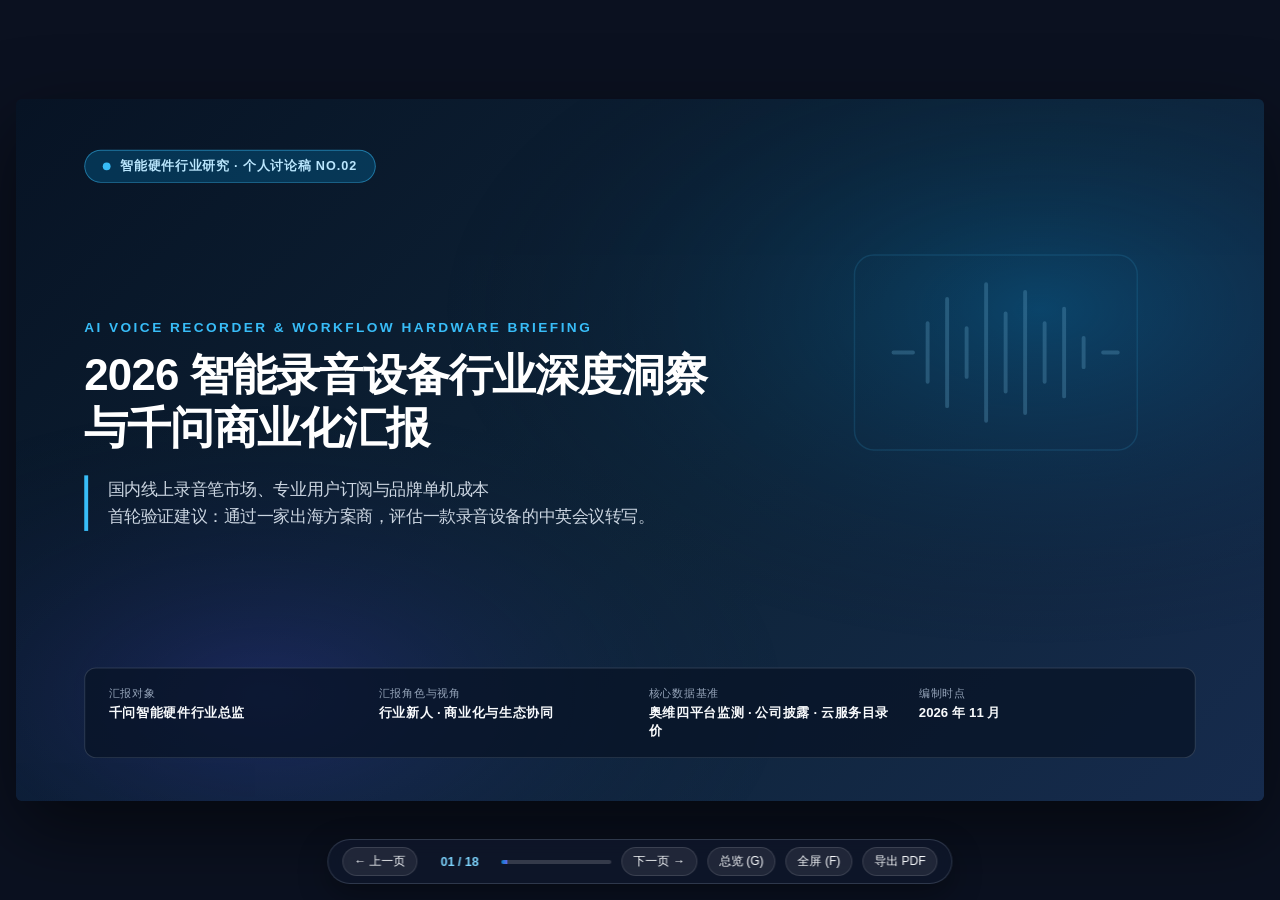
<file: 智能硬件行业知识分享/reports/02_智能录音设备_2026行业深度洞察与千问商业化汇报.html>
<!DOCTYPE html>
<html lang="zh-CN">
<head>
<meta charset="UTF-8" />
<meta name="viewport" content="width=device-width, initial-scale=1.0" />
<title>2026 智能录音设备行业深度洞察与千问商业化汇报</title>
<style>
  @page { size: 1280px 720px; margin: 0; }
  * { box-sizing: border-box; margin: 0; padding: 0; -webkit-print-color-adjust: exact !important; print-color-adjust: exact !important; }
  :root {
    --navy: #0F172A;
    --navy-2: #1E293B;
    --indigo: #4F46E5;
    --indigo-dark: #3730A3;
    --indigo-soft: #EEF2FF;
    --cyan: #0284C7;
    --cyan-soft: #E0F2FE;
    --emerald: #059669;
    --emerald-soft: #ECFDF5;
    --amber: #D97706;
    --amber-soft: #FFFBEB;
    --rose: #DC2626;
    --rose-soft: #FEF2F2;
    --slate-900: #0F172A;
    --slate-700: #334155;
    --slate-600: #475569;
    --slate-500: #64748B;
    --slate-300: #CBD5E1;
    --slate-200: #E2E8F0;
    --slate-100: #F1F5F9;
    --slate-50: #F8FAFC;
  }

  html, body {
    width: 100%; height: 100%;
    font-family: "Noto Sans CJK SC", "PingFang SC", "Hiragino Sans GB", "Microsoft YaHei", sans-serif;
    background: #0B1120; color: var(--slate-700); overflow: hidden;
  }
  .deck-stage { width: 100vw; height: 100vh; display: flex; align-items: center; justify-content: center; position: relative; overflow: hidden; }
  .slide-viewport { flex: 0 0 auto; width: 1280px; height: 720px; position: relative; transform-origin: center center; box-shadow: 0 28px 80px rgba(0, 0, 0, 0.55); border-radius: 6px; overflow: hidden; }
  .slide { width: 1280px; height: 720px; background: #FFFFFF; position: absolute; inset: 0; display: none; flex-direction: column; overflow: hidden; }
  .slide.active { display: flex; }
  .slide-inner { padding: 34px 50px 26px 50px; flex: 1; display: flex; flex-direction: column; }

  body.overview-mode { overflow-y: auto; background: #0F172A; }
  body.overview-mode .deck-stage { height: auto; min-height: 100vh; padding: 36px 36px 96px 36px; display: grid; grid-template-columns: repeat(auto-fill, minmax(360px, 1fr)); gap: 24px; align-items: start; overflow: visible; }
  body.overview-mode .slide-viewport { display: contents; }
  body.overview-mode .slide { display: flex !important; position: relative !important; width: 1280px; height: 720px; transform: scale(0.29); transform-origin: top left; margin-bottom: -511px; margin-right: -908px; border-radius: 14px; cursor: pointer; box-shadow: 0 12px 32px rgba(0,0,0,0.45); }
  body.overview-mode .slide:hover { outline: 10px solid #0284C7; }
  body.overview-mode .slide.active { outline: 10px solid #38BDF8; }

  .hud-bar { position: fixed; bottom: 16px; left: 50%; transform: translateX(-50%); z-index: 999; display: flex; align-items: center; gap: 10px; background: rgba(15, 23, 42, 0.86); backdrop-filter: blur(12px); border: 1px solid rgba(148, 163, 184, 0.25); padding: 7px 14px; border-radius: 999px; color: #E2E8F0; font-size: 12.5px; box-shadow: 0 10px 30px rgba(0, 0, 0, 0.35); user-select: none; }
  .hud-btn { background: rgba(255, 255, 255, 0.08); border: 1px solid rgba(255, 255, 255, 0.12); color: #F8FAFC; padding: 5px 11px; border-radius: 999px; cursor: pointer; font-size: 12px; font-family: inherit; }
  .hud-btn:hover { background: rgba(2, 132, 199, 0.6); }
  .hud-counter { font-weight: 700; color: #7DD3FC; min-width: 64px; text-align: center; }
  .hud-progress { width: 110px; height: 4px; background: rgba(255, 255, 255, 0.16); border-radius: 99px; overflow: hidden; }
  .hud-progress-fill { height: 100%; background: linear-gradient(90deg, #0284C7, #6366F1); width: 5%; transition: width 0.2s ease; }

  @media print {
    html, body { width: 1280px; height: auto; background: #FFFFFF; overflow: visible; }
    .hud-bar { display: none !important; }
    .deck-stage, .slide-viewport { display: block !important; width: 1280px; height: auto; transform: none !important; box-shadow: none !important; border-radius: 0 !important; overflow: visible !important; }
    .slide { display: flex !important; position: relative !important; width: 1280px !important; height: 720px !important; page-break-after: always; break-after: page; }
    .slide:last-child { page-break-after: auto; break-after: auto; }
  }

  .top-bar { display: flex; justify-content: space-between; align-items: center; margin-bottom: 14px; }
  .section-pill { display: inline-flex; align-items: center; gap: 8px; background: var(--cyan-soft); color: var(--cyan); font-size: 12px; font-weight: 700; padding: 4px 12px; border-radius: 999px; }
  .top-meta { font-size: 12px; color: var(--slate-500); font-weight: 500; }
  .slide-title { font-size: 24.5px; font-weight: 800; color: var(--navy); line-height: 1.24; margin-bottom: 7px; letter-spacing: -0.3px; }
  .slide-lead { font-size: 13.8px; color: var(--slate-600); line-height: 1.48; margin-bottom: 16px; }
  .slide-lead strong { color: var(--indigo-dark); }
  .slide-body { flex: 1; display: flex; flex-direction: column; justify-content: flex-start; margin-bottom: 10px; }
  .slide-footer { margin-top: auto; padding-top: 10px; border-top: 1px solid var(--slate-200); display: flex; justify-content: space-between; align-items: center; font-size: 11.2px; color: var(--slate-500); }
  a { color: #075985; text-underline-offset: 2px; }
  .slide-footer .pg { font-weight: 700; color: var(--navy); }

  .g-2 { display: grid; grid-template-columns: 1fr 1fr; gap: 20px; }
  .g-3 { display: grid; grid-template-columns: 1fr 1fr 1fr; gap: 18px; }
  .g-4 { display: grid; grid-template-columns: repeat(4, 1fr); gap: 16px; }
  .g-55-45 { display: grid; grid-template-columns: 1.22fr 1fr; gap: 22px; }
  .g-60-40 { display: grid; grid-template-columns: 1.48fr 1fr; gap: 22px; }

  .card { background: var(--slate-50); border: 1px solid var(--slate-200); border-radius: 12px; padding: 17px 19px; }
  .card-white { background: #FFFFFF; border: 1px solid var(--slate-200); border-radius: 12px; padding: 17px 19px; }
  .card-indigo { background: var(--indigo-soft); border: 1px solid #C7D2FE; border-radius: 12px; padding: 17px 19px; }
  .card-cyan { background: #F0F9FF; border: 1px solid #BAE6FD; border-radius: 12px; padding: 17px 19px; }
  .card-emerald { background: var(--emerald-soft); border: 1px solid #A7F3D0; border-radius: 12px; padding: 17px 19px; }
  .card-rose { background: var(--rose-soft); border: 1px solid #FECACA; border-radius: 12px; padding: 17px 19px; }
  .card-amber { background: var(--amber-soft); border: 1px solid #FDE68A; border-radius: 12px; padding: 17px 19px; }
  .card-dark { background: linear-gradient(155deg, #0F172A 0%, #102A43 100%); color: #F8FAFC; border-radius: 12px; padding: 19px 21px; }

  .card-h { font-size: 15.2px; font-weight: 800; color: var(--navy); margin-bottom: 9px; display: flex; align-items: center; gap: 8px; }
  .card-dark .card-h { color: #FFFFFF; }

  .tag { display: inline-block; padding: 2.5px 8px; border-radius: 5px; font-size: 11px; font-weight: 700; white-space: nowrap; }
  .t-indigo { background: #E0E7FF; color: #3730A3; }
  .t-cyan { background: #E0F2FE; color: #0369A1; }
  .t-emerald { background: #D1FAE5; color: #065F46; }
  .t-amber { background: #FEF3C7; color: #92400E; }
  .t-rose { background: #FEE2E2; color: #991B1B; }
  .t-slate { background: #E2E8F0; color: #334155; }

  .kpi-card { background: #FFFFFF; border: 1px solid var(--slate-200); border-top: 4px solid var(--cyan); border-radius: 12px; padding: 20px 20px 18px 20px; display: flex; flex-direction: column; justify-content: space-between; min-height: 244px; }
  .kpi-card.indigo { border-top-color: var(--indigo); }
  .kpi-card.emerald { border-top-color: var(--emerald); }
  .kpi-card.amber { border-top-color: var(--amber); }
  .kpi-label { font-size: 12.6px; font-weight: 700; color: var(--slate-500); margin-bottom: 8px; }
  .kpi-num { font-size: 31px; font-weight: 800; color: var(--navy); line-height: 1.15; margin-bottom: 10px; letter-spacing: -0.6px; }
  .kpi-card.indigo .kpi-num { color: var(--indigo); }
  .kpi-card.emerald .kpi-num { color: var(--emerald); }
  .kpi-card.amber .kpi-num { color: var(--amber); }
  .kpi-desc { font-size: 12.5px; color: var(--slate-600); line-height: 1.52; padding-top: 12px; border-top: 1px solid var(--slate-200); }

  ul.pts { list-style: none; display: flex; flex-direction: column; gap: 9px; }
  ul.pts li { position: relative; padding-left: 16px; font-size: 13px; line-height: 1.52; color: var(--slate-700); }
  ul.pts li::before { content: ""; position: absolute; left: 0; top: 7px; width: 6px; height: 6px; border-radius: 50%; background: var(--cyan); }
  .card-indigo ul.pts li::before { background: var(--indigo); }
  .card-emerald ul.pts li::before { background: var(--emerald); }
  .card-rose ul.pts li::before { background: var(--rose); }
  .card-amber ul.pts li::before { background: var(--amber); }
  .card-dark ul.pts li { color: #E2E8F0; }
  .card-dark ul.pts li::before { background: #38BDF8; }
  ul.pts li strong { color: var(--navy); }
  .card-dark ul.pts li strong { color: #FFFFFF; }

  table.clean-tbl { width: 100%; border-collapse: separate; border-spacing: 0; font-size: 12.1px; line-height: 1.44; border: 1px solid var(--slate-200); border-radius: 10px; overflow: hidden; }
  table.clean-tbl thead th { background: var(--navy); color: #FFFFFF; font-weight: 700; text-align: left; padding: 9px 12px; font-size: 12px; }
  table.clean-tbl tbody td { padding: 8.5px 12px; border-top: 1px solid var(--slate-200); vertical-align: middle; color: var(--slate-700); }
  table.clean-tbl tbody tr:nth-child(even) td { background: var(--slate-50); }
  table.clean-tbl tbody tr.hl td { background: #F0F9FF; }
  table.clean-tbl.compact { font-size: 11.4px; line-height: 1.38; }
  table.clean-tbl.compact thead th { padding: 7.5px 10px; font-size: 11.4px; }
  table.clean-tbl.compact tbody td { padding: 6.5px 10px; }
  table.clean-tbl.mini { font-size: 11px; line-height: 1.34; }
  table.clean-tbl.mini thead th { padding: 5.5px 8px; font-size: 10.8px; }
  table.clean-tbl.mini tbody td { padding: 5.5px 8px; }
  .b { font-weight: 700; color: var(--navy); }

  .callout-strip { background: linear-gradient(90deg, #F0F9FF 0%, #F8FAFC 100%); border-left: 4px solid var(--cyan); border-radius: 0 10px 10px 0; padding: 11px 16px; font-size: 12.8px; color: var(--navy); line-height: 1.5; margin-top: 12px; }

  .cover-slide { background: linear-gradient(135deg, #071324 0%, #0E2439 55%, #162B4D 100%); color: #FFFFFF; }

  .reading-index { display: none; }
  .reading-scroll { display: contents; }

  @media screen and (max-width: 900px), screen and (max-width: 1180px) and (pointer: coarse) {
    html, body { height: auto; min-height: 100%; overflow: visible; background: #fff; }
    .deck-stage { display: block; width: 100%; height: auto; overflow: visible; }
    .slide-viewport, .slide { width: 100%; height: auto; min-height: 100vh; position: relative; overflow: visible; border-radius: 0; box-shadow: none; }
    .slide-viewport { transform: none !important; }
    .slide-inner { width: min(100%, 780px); margin-inline: auto; min-width: 0; padding: 24px 16px calc(86px + env(safe-area-inset-bottom)) !important; gap: 12px; }
    .slide-inner :is(div, article, p, li, span, h1, h2, h3) { min-width: 0; overflow-wrap: anywhere; }
    .slide-inner .slide-title, .report-page .slide-title { font-size: 25px; line-height: 1.35; margin: 0; }
    .slide-inner :is(.slide-lead, .question, .report-row p, .report-card p, li, p, .kpi-desc, .callout-strip, [style*="font-size"]) { font-size: 16px !important; line-height: 1.65 !important; }
    .slide-inner :is(.card-h, h3), .cover-option strong { font-size: 19px; line-height: 1.45; }
    .slide-inner .kpi-num { font-size: 28px !important; }
    .slide-inner :is(.section-pill, .top-meta, .tag, .pg, .kpi-label, .sources, .report-note), .slide-footer { font-size: 14px !important; line-height: 1.55; }
    .slide-inner .tag { white-space: normal; }
    .slide-inner [style*="align-items:flex-start"] > .tag { flex: none; }
    .slide-inner :is(.top-bar, .slide-footer, .card-h) { flex-wrap: wrap; gap: 7px; }
    .slide-inner .top-bar, .slide-inner .slide-lead { margin: 0; }
    .slide-inner .slide-footer { margin-top: 12px; }
    .slide-inner .slide-footer .pg { white-space: nowrap; margin-left: auto; }
    .slide-inner :is([class^="g-"], .report-grid, .report-row, [style*="grid-template-columns"]) { grid-template-columns: minmax(0, 1fr) !important; gap: 14px !important; }
    .slide-inner :is(.slide-body, .report-body) { flex: none !important; gap: 14px; margin: 0; }
    .slide-inner .kpi-card { min-height: 0 !important; gap: 8px; }
    .slide-inner :is(.kpi-label, .kpi-num) { margin-bottom: 0; }
    .slide-inner .callout-strip { margin-top: 0; }
    .cover-slide .slide-inner { gap: 26px; justify-content: flex-start !important; }
    .cover-slide .slide-inner h1 { font-size: 32px !important; line-height: 1.24 !important; margin-bottom: 14px; }
    .cover-slide .slide-inner h1 + p { padding-left: 12px !important; }
    .cover-slide .report-grid { gap: 20px !important; }
    .reading-scroll { display: block; width: 100%; min-width: 0; max-width: 100%; overflow-x: auto; overscroll-behavior-x: contain; }
    .reading-scroll.can-pan::before { content: attr(aria-label); position: sticky; left: 0; display: block; width: fit-content; margin-bottom: 6px; color: var(--slate-500); font-size: 13px; }
    .reading-scroll > :is(table,svg) { display: table; width: max(100%, var(--reading-width)) !important; max-width: none; }
    .reading-scroll > svg { display: block; }
    .reading-scroll :is(th,td) { font-size: 15px !important; line-height: 1.55 !important; padding: 8px 10px !important; overflow-wrap: anywhere; }
    .hud-bar { inset: auto 0 0; transform: none; width: 100%; max-width: none; min-height: 56px; padding: 6px 8px calc(6px + env(safe-area-inset-bottom)); border-radius: 0; gap: 6px; justify-content: center; }
    .hud-btn { min-width: 44px; min-height: 44px; padding: 6px 10px; font-size: 15px; }
    .hud-btn:disabled { opacity: .5; cursor: default; }
    .hud-counter { min-width: 50px; font-size: 14px; }
    .hud-progress, #btnFull, #btnPrint { display: none; }
    body.overview-mode { background: #f1f5f9; }
    body.overview-mode .deck-stage { display: none; }
    body.overview-mode .reading-index { display: block; margin: 0 auto; max-width: 40rem; padding: 24px 16px calc(86px + env(safe-area-inset-bottom)); }
    .reading-index h2 { margin-bottom: 16px; font-size: 23px; color: var(--navy); }
    .reading-index button { display: flex; width: 100%; gap: 10px; align-items: baseline; margin: 8px 0; padding: 12px; min-height: 48px; font: inherit; font-size: 16px; line-height: 1.5; text-align: left; color: var(--navy); background: white; border: 1px solid var(--slate-200); border-radius: 9px; cursor: pointer; }
    .reading-index button span { flex: none; color: var(--slate-500); font-variant-numeric: tabular-nums; }
    .reading-index button[aria-current="page"] { border-color: var(--indigo); color: var(--indigo-dark); }
    body.overview-mode :is(#btnPrev, #btnNext) { display: none; }
    body.overview-mode :is(#btnFull, #btnPrint) { display: inline-block; }
  }
</style>
</head>
<body>

<div class="deck-stage">
  <div class="slide-viewport" id="viewport">

    <!-- ==================== SLIDE 01: COVER ==================== -->
    <section class="slide cover-slide active">
      <svg style="position:absolute; inset:0; width:100%; height:100%; opacity:0.65; pointer-events:none;" viewBox="0 0 1280 720">
        <defs>
          <radialGradient id="rg1" cx="82%" cy="30%" r="48%"><stop offset="0%" stop-color="#0284C7" stop-opacity="0.5"/><stop offset="100%" stop-color="#071324" stop-opacity="0"/></radialGradient>
          <radialGradient id="rg2" cx="20%" cy="85%" r="42%"><stop offset="0%" stop-color="#4F46E5" stop-opacity="0.35"/><stop offset="100%" stop-color="#071324" stop-opacity="0"/></radialGradient>
        </defs>
        <rect width="1280" height="720" fill="url(#rg1)"/>
        <rect width="1280" height="720" fill="url(#rg2)"/>
        <g stroke="#38BDF8" stroke-opacity="0.22" fill="none" stroke-width="1.5">
          <rect x="860" y="160" width="290" height="200" rx="20"/>
          <path d="M900 260 L920 260 M935 230 L935 290 M955 205 L955 315 M975 235 L975 285 M995 190 L995 330 M1015 220 L1015 300 M1035 198 L1035 322 M1055 230 L1055 290 M1075 215 L1075 305 M1095 245 L1095 275 M1115 260 L1130 260" stroke="#7DD3FC" stroke-opacity="0.36" stroke-width="4" stroke-linecap="round"/>
        </g>
      </svg>

      <div class="slide-inner" style="position:relative; z-index:2; padding:52px 70px 44px 70px; justify-content:space-between;">
        <div style="display:inline-flex; align-items:center; gap:10px; background:rgba(2,132,199,0.28); border:1px solid rgba(56,189,248,0.5); color:#BAE6FD; padding:7px 18px; border-radius:999px; font-size:13px; font-weight:700; letter-spacing:1px; width:fit-content;">
          <span style="width:8px; height:8px; border-radius:50%; background:#38BDF8;"></span>
          智能硬件行业研究 · 个人讨论稿 NO.02
        </div>

        <div style="max-width:880px;">
          <div style="font-size:14px; font-weight:700; color:#38BDF8; letter-spacing:2.5px; margin-bottom:14px;">AI VOICE RECORDER &amp; WORKFLOW HARDWARE BRIEFING</div>
          <h1 style="font-size:45px; font-weight:800; line-height:1.22; letter-spacing:-0.8px; color:#FFFFFF; margin-bottom:20px;">
            2026 智能录音设备行业深度洞察<br/>与千问商业化汇报
          </h1>
          <p style="font-size:17.2px; color:#CBD5E1; line-height:1.65; border-left:4px solid #38BDF8; padding-left:20px;">
            国内线上录音笔市场、专业用户订阅与品牌单机成本<br/>
            首轮验证建议：通过一家出海方案商，评估一款录音设备的中英会议转写。
          </p>
        </div>

        <div style="display:grid; grid-template-columns:repeat(4, 1fr); gap:18px; background:rgba(7,19,36,0.72); border:1px solid rgba(148,163,184,0.25); border-radius:12px; padding:18px 24px;">
          <div>
            <div style="font-size:11.5px; color:#94A3B8; margin-bottom:4px;">汇报对象</div>
            <div style="font-size:13.5px; color:#F8FAFC; font-weight:600;">千问智能硬件行业总监</div>
          </div>
          <div>
            <div style="font-size:11.5px; color:#94A3B8; margin-bottom:4px;">汇报角色与视角</div>
            <div style="font-size:13.5px; color:#F8FAFC; font-weight:600;">行业新人 · 商业化与生态协同</div>
          </div>
          <div>
            <div style="font-size:11.5px; color:#94A3B8; margin-bottom:4px;">核心数据基准</div>
            <div style="font-size:13.5px; color:#F8FAFC; font-weight:600;">奥维四平台监测 · 公司披露 · 云服务目录价</div>
          </div>
          <div>
            <div style="font-size:11.5px; color:#94A3B8; margin-bottom:4px;">编制时点</div>
            <div style="font-size:13.5px; color:#F8FAFC; font-weight:600;">2026 年 11 月</div>
          </div>
        </div>
      </div>
    </section>

    <!-- ==================== SLIDE 02: EXEC KPIs ==================== -->
    <section class="slide">
      <div class="slide-inner">
        <div class="top-bar">
          <span class="section-pill">核心速览 · 01 / 02</span>
          <span class="top-meta">国内零售监测、海外品牌披露与硬件 BOM 情景估算</span>
        </div>
        <h2 class="slide-title">4 组核心数字，看懂 2026 智能录音设备的市场体量与变现路径</h2>
        <p class="slide-lead">国内录音笔市场已有稳定供应商。建议先验证一款出海设备能否用千问改善中英会议转写，并核实品牌愿意支付的每小时费用。</p>

        <div class="slide-body" style="justify-content:center; gap:13px;">
          <div class="g-4">
            <div class="kpi-card" style="min-height:236px; padding:16px 17px 14px 17px;">
              <div>
                <div class="kpi-label">2026 Q3 国内录音笔零售（报道口径）</div>
                <div class="kpi-num" style="font-size:29px;"><span style="white-space:nowrap">58.5 万台</span><br><span style="white-space:nowrap">约 2.4 亿元</span></div>
              </div>
              <div class="kpi-desc" style="font-size:12px; line-height:1.45;">Q3 较 Q2 销量下降 12.4%，销额下降 19.1%。PChome 转引奥维数据，季度均价为 405 元。四平台销额份额为钉钉 19.7%、讯飞 17.4%、安克 8.0%、Plaud 3.9%（第七）。</div>
            </div>

            <div class="kpi-card indigo" style="min-height:236px; padding:16px 17px 14px 17px;">
              <div>
                <div class="kpi-label">Plaud 全球累计销量 (公司披露)</div>
                <div class="kpi-num" style="font-size:29px;">200万+ 台</div>
              </div>
              <div class="kpi-desc" style="font-size:12px; line-height:1.45;">截至 2026.6 含卡片与可穿戴，覆盖 170+ 国家；2026.8.27 推出分体耳机+eSIM 盒 <strong>Plaud One 探索版</strong>（USD 249.99，含 USD 200 点数），<strong>全球仅限量 2,000 台，美区首日售罄</strong>，尚未进入大规模放量。</div>
            </div>

            <div class="kpi-card emerald" style="min-height:236px; padding:16px 17px 14px 17px;">
              <div>
                <div class="kpi-label">Plaud 软件订阅 ARR (公司披露)</div>
                <div class="kpi-num" style="font-size:29px;">约 7.2 亿元</div>
              </div>
              <div class="kpi-desc" style="font-size:12px; line-height:1.45;">2026 年 6 月，Plaud 披露软件订阅年化收入超过 1 亿美元，CEO 称近半设备用户升级付费。累计设备数、当前付费人数和地区构成口径有别，无法精确推算海外人均年费。</div>
            </div>

            <div class="kpi-card amber" style="min-height:236px; padding:16px 17px 14px 17px;">
              <div>
                <div class="kpi-label">整机硬件 BOM 情景估算</div>
                <div class="kpi-num" style="font-size:29px;">¥60 – ¥350</div>
              </div>
              <div class="kpi-desc" style="font-size:12px; line-height:1.45;">蓝牙卡白牌约 <strong>¥75</strong>（60–90）、高配约 <strong>¥160</strong>（120–200），<strong>4G 彩屏旗舰估算 ¥280–350</strong>（未含皮套/认证/良率 +¥25–45）；叠税费、投流与 3 年赠额后单机利润高度承压。</div>
            </div>
          </div>

          <div class="callout-strip" style="margin-top:0; font-size:12.2px; padding:10px 15px;">
            <strong>客户边界</strong>　钉钉 A1、千问 A2 和千问 × Bose 耳机覆盖国内多个记录场景。对外先核对客户归属，再向出海录音设备品牌了解其转写质量、费用和更换供应商的条件。
          </div>
          <div style="font-size:10.3px; color:#64748B; line-height:1.4;">
            PChome 摘要将季度量额称为“全渠道”，奥维月度图标注“线上”。品牌份额仅覆盖京东、天猫、淘宝、抖音。销额为约数，含传统与 AI 录音笔。
          </div>
        </div>

        <div class="slide-footer">
          <span>来源　<a href="https://img.pchome.tech/2026/11/20261125e545f4cd.png" target="_blank" rel="noopener noreferrer">奥维四平台品牌排名</a>　<a href="https://img.pchome.tech/2026/11/20261125bfc5a770.png" target="_blank" rel="noopener noreferrer">奥维月度趋势图</a>　<a href="https://www.pchome.tech/search?q=%E4%B8%89%E5%AD%A3%E5%BA%A6%E5%BD%95%E9%9F%B3%E7%AC%94%E5%B8%82%E5%9C%BA%E9%87%8F%E4%BB%B7%E9%BD%90%E8%B7%8C" target="_blank" rel="noopener noreferrer">PChome 11 月 25 日报道摘要</a>　<a href="https://techcrunch.com/2026/06/16/plaud-says-its-software-business-topped-100m-in-arr-after-shipping-over-2m-ai-notetakers/" target="_blank" rel="noopener noreferrer">Plaud CEO 访谈</a>　｜　BOM 为第 9 页示例。本报告按 1 美元折合 7.2 元人民币换算。</span>
          <span class="pg">02 / 18</span>
        </div>
      </div>
    </section>

    <!-- ==================== SLIDE 03: 5 JUDGMENTS + 3 PLAYS ==================== -->
    <section class="slide">
      <div class="slide-inner">
        <div class="top-bar">
          <span class="section-pill">核心速览 · 02 / 02</span>
          <span class="top-meta">市场观察与拟验证的客户场景</span>
        </div>
        <h2 class="slide-title">首轮聚焦一种需求：出海录音设备的中英会议转写</h2>
        <p class="slide-lead">可先用自录的中英会议比较转写效果。带着差异样例向品牌了解谁选服务、何时选型，再争取真实场景联测。</p>

        <div class="slide-body">
          <div class="g-55-45" style="flex:1; align-items:stretch;">
            <div class="card-white" style="display:flex; flex-direction:column; justify-content:flex-start;">
              <div class="card-h" style="margin-bottom:12px;">哪些观察与采购判断有关</div>
              <div style="display:flex; flex-direction:column; gap:11px; flex:1; justify-content:space-between;">
                <div style="display:flex; gap:11px; align-items:flex-start;">
                  <span class="tag t-cyan" style="margin-top:2px;">01</span>
                  <div style="font-size:12.6px; line-height:1.46;"><strong>专用设备的价值</strong>　用同一场多人会议比较手机与录音卡的远场拾音、说话人区分和中断恢复能力。</div>
                </div>
                <div style="display:flex; gap:11px; align-items:flex-start;">
                  <span class="tag t-cyan" style="margin-top:2px;">02</span>
                  <div style="font-size:12.6px; line-height:1.46;"><strong>订阅需求</strong>　Plaud 验证了部分专业用户愿意付费。国内通用转写受到免费和购机赠额挤压，细分用户的实际续费率仍待验证。</div>
                </div>
                <div style="display:flex; gap:11px; align-items:flex-start;">
                  <span class="tag t-cyan" style="margin-top:2px;">03</span>
                  <div style="font-size:12.6px; line-height:1.46;"><strong>按使用场景算账</strong>　新加坡 fun-asr 为 $0.126/输入小时，若设备实际预裁 30%，为 $0.0882/原始小时。要求零留存时另选模型，并按实测 token 重算。</div>
                </div>
                <div style="display:flex; gap:11px; align-items:flex-start;">
                  <span class="tag t-cyan" style="margin-top:2px;">04</span>
                  <div style="font-size:12.6px; line-height:1.46;"><strong>竞争关系</strong>　企业微信有硬件合作伙伴。Viaim 获蚂蚁领投 A 轮、传音参投 A+ 轮。品牌向哪家买转写能力，仍需问具体机型的采购负责人。</div>
                </div>
                <div style="display:flex; gap:11px; align-items:flex-start;">
                  <span class="tag t-cyan" style="margin-top:2px;">05</span>
                  <div style="font-size:12.6px; line-height:1.46;"><strong>收入估算</strong>　硬件零售额、软件订阅、型号活跃设备数与百炼 API 账单各有分母。第 17 页说明如何从客户实际用量估算年收入。</div>
                </div>
              </div>
            </div>

            <div class="card-dark" style="display:flex; flex-direction:column; justify-content:space-between;">
              <div class="card-h" style="color:#7DD3FC; margin-bottom:2px;">首轮场景与后续观察对象</div>

              <div style="background:rgba(255,255,255,0.07); border:1px solid rgba(56,189,248,0.42); border-radius:10px; padding:12px 15px;">
                <div style="font-size:13.6px; font-weight:800; color:#FFFFFF; margin-bottom:4px;">首轮验证 · 一款出海录音设备</div>
                <div style="font-size:12.3px; color:#CBD5E1; line-height:1.48;">与一家珠三角整机方案商确认终端品牌、上线市场和中英会议需求。取得授权后，用相同录音对比现有服务与候选 ASR，并按相应的计费秒数或 token 用量对账。</div>
              </div>

              <div style="background:rgba(255,255,255,0.07); border:1px solid rgba(129,140,248,0.42); border-radius:10px; padding:12px 15px;">
                <div style="font-size:13.6px; font-weight:800; color:#FFFFFF; margin-bottom:4px;">后续观察 · 商务耳机</div>
                <div style="font-size:12.3px; color:#CBD5E1; line-height:1.48;">耳机还需验证通话音频通道、跨应用切换和实时延迟。待具体厂商确认新型号采购窗口，再评估工程成本。</div>
              </div>

              <div style="background:rgba(255,255,255,0.07); border:1px solid rgba(52,211,153,0.42); border-radius:10px; padding:12px 15px;">
                <div style="font-size:13.6px; font-weight:800; color:#FFFFFF; margin-bottom:4px;">后续观察 · 企业微信硬件与垂直软件商</div>
                <div style="font-size:12.3px; color:#CBD5E1; line-height:1.48;">教育、医疗及其他行业采购对保存期限、集成交付和合同主体有不同要求。先记录现有供应关系，本轮聚焦会后转写。</div>
              </div>
            </div>
          </div>
        </div>

        <div class="slide-footer">
          <span>2026 智能录音设备行业深度洞察与千问商业化汇报 · 核心判断</span>
          <span class="pg">03 / 18</span>
        </div>
      </div>
    </section>

    <!-- ==================== SLIDE 04: 4-TIER MARKET SPLIT ==================== -->
    <section class="slide">
      <div class="slide-inner">
        <div class="top-bar">
          <span class="section-pill">01 · 市场全景</span>
          <span class="top-meta">按四类商业模式清晰分组，避免价格带交叉混同</span>
        </div>
        <h2 class="slide-title">四类经营模式：硬件收入、个人订阅与组织付费</h2>
        <p class="slide-lead">下列份额来自 2026 Q3 国内四平台录音笔销额。各品牌在海外、线下与企业采购渠道的排序可能不同。</p>

        <div class="slide-body" style="justify-content:space-between;">
          <div class="g-4" style="flex:1; align-items:stretch;">
            <div class="card-indigo" style="display:flex; flex-direction:column; justify-content:space-between; border-top:4px solid #4F46E5; padding:15px 16px;">
              <div>
                <span class="tag t-indigo" style="margin-bottom:8px;">模式 1 · 海外高订阅标杆</span>
                <div style="font-size:18px; font-weight:800; color:#0F172A; margin-bottom:4px;">海外 USD 159–249</div>
                <div style="font-size:12.2px; font-weight:700; color:#3730A3; margin-bottom:8px;">Plaud · 跨境独立站出海品牌</div>
                <p style="font-size:12.2px; line-height:1.5;">Plaud 美区专业版和无限版年费分别为 USD 99.99、239.99。Plaud One 探索版限量 2,000 台。中国四平台 Q3 录音笔销额份额为 3.9%，位居第七。</p>
              </div>
              <div style="font-size:11.4px; color:#3730A3; border-top:1px solid #C7D2FE; padding-top:8px;"><strong>变现核心：</strong>硬件溢价 + 美元高 ARPU 订阅</div>
            </div>

            <div class="card-cyan" style="display:flex; flex-direction:column; justify-content:space-between; border-top:4px solid #0284C7; padding:15px 16px;">
              <div>
                <span class="tag t-cyan" style="margin-bottom:8px;">模式 2 · 国内生态办公卡与耳机</span>
                <div style="font-size:18px; font-weight:800; color:#0F172A; margin-bottom:4px;">499 – 1,299 元</div>
                <div style="font-size:12.2px; font-weight:700; color:#0369A1; margin-bottom:8px;">千问 A2·Bose 耳机 / 钉钉 A1 / 飞书×安克</div>
                <p style="font-size:12.2px; line-height:1.5;">视硬件为 <strong>AI Agent 办公入口</strong>：A2（1,199 元，送 3 年 1,200 分/月+2GB 流量）与千问×Bose 耳夹耳机（1,099 元首发/国补价）成矩阵；飞书×安克豆 899 元（10g）。</p>
              </div>
              <div style="font-size:11.4px; color:#0369A1; border-top:1px solid #BAE6FD; padding-top:8px;"><strong>变现核心：</strong>办公生态留存 + B 端组织增购</div>
            </div>

            <div class="card" style="display:flex; flex-direction:column; justify-content:space-between; border-top:4px solid #059669; padding:15px 16px;">
              <div>
                <span class="tag t-emerald" style="margin-bottom:8px;">模式 3 · 专业声学与垂直政企</span>
                <div style="font-size:18px; font-weight:800; color:#0F172A; margin-bottom:4px;">声学耳机 / 政企专网</div>
                <div style="font-size:12.2px; font-weight:700; color:#065F46; margin-bottom:8px;">Viaim · 讯飞 · TicNote · 垂类工牌</div>
                <p style="font-size:12.2px; line-height:1.5;">Viaim 经营商务耳机，公布的全球累计注册用户超过 150 万。讯飞、出门问问等品牌另有企业微信硬件合作，企业采购和个人用户要分别测算。</p>
              </div>
              <div style="font-size:11.4px; color:#065F46; border-top:1px solid #E2E8F0; padding-top:8px;"><strong>变现核心：</strong>高毛利声学 / 政企集采与企微流</div>
            </div>

            <div class="card-rose" style="display:flex; flex-direction:column; justify-content:space-between; border-top:4px solid #DC2626; padding:15px 16px;">
              <div>
                <span class="tag t-rose" style="margin-bottom:8px;">模式 4 · 华强北百元白牌</span>
                <div style="font-size:18px; font-weight:800; color:#0F172A; margin-bottom:4px;">99 – 249 元</div>
                <div style="font-size:12.2px; font-weight:700; color:#991B1B; margin-bottom:8px;">珠三角公版贴牌 · 电商杂牌</div>
                <p style="font-size:12.2px; line-height:1.5;">示例白牌基础物料及组装约 60–90 元。249 元机型扣除第 9 页假设的费用后，仅剩约 1–21 元可用于设备全寿命期云服务和其他费用。</p>
              </div>
              <div style="font-size:11.4px; color:#991B1B; border-top:1px solid #FECACA; padding-top:8px;"><strong>变现核心：</strong>微薄走量（搭售云费极易倒亏）</div>
            </div>
          </div>

          <div class="callout-strip">
            <strong>客户访谈重点</strong>　国内独立卡面临低价白牌与办公平台赠额的双重压力。先向出海品牌核实付费会员使用时长、基础会员赠额、现有供应价格与采购窗口。
          </div>
        </div>

        <div class="slide-footer">
          <span>国内品牌份额取自 <a href="https://img.pchome.tech/2026/11/20261125e545f4cd.png" target="_blank" rel="noopener noreferrer">奥维四平台品牌排名</a>，监测期间为 2026 年 7–9 月。</span>
          <span class="pg">04 / 18</span>
        </div>
      </div>
    </section>

    <!-- ==================== SLIDE 05: FORM FACTORS & SUBSTITUTION THREAT ==================== -->
    <section class="slide">
      <div class="slide-inner">
        <div class="top-bar">
          <span class="section-pill">02 · 形态与替代格局</span>
          <span class="top-meta">手机自带录音与独立录音设备的使用差异</span>
        </div>
        <h2 class="slide-title">独立录音设备在哪些场景优于手机？</h2>
        <p class="slide-lead">手机自带录音和摘要的可用性因地区、操作系统、型号与通话应用而异。比较实际任务完成率，才能判断加购独立硬件的价值。</p>

        <div class="slide-body">
          <div class="g-2" style="flex:1; align-items:stretch;">
            <div class="card-emerald" style="display:flex; flex-direction:column; justify-content:space-between;">
              <div>
                <div class="card-h" style="color:#065F46;">三项需要同场实测的使用差异</div>
                <ul class="pts" style="gap:11px; margin-top:10px;">
                  <li><strong>① 多人远场收音</strong>　用同一房间、相同麦距和噪声环境对比手机与录音卡，分别记录漏字、重叠语音和说话人归属。</li>
                  <li><strong>② 持续记录</strong>　比较两种设备在来电、切换应用与网络断连时的丢段和恢复时间。</li>
                  <li><strong>③ 手机通话采集</strong>　按目标地区的 iPhone 型号与应用测试可采音源、录音告知和用户是否愿意额外携带设备。</li>
                </ul>
              </div>
              <div style="font-size:12px; color:#065F46; background:rgba(255,255,255,0.72); padding:9px 12px; border-radius:8px; margin-top:8px;">
                <strong>访谈问题</strong>　哪一种会议让用户从手机切换到专用设备？多久使用一次？记录完成后怎样把文本交给同事？
              </div>
            </div>

            <div class="card-amber" style="display:flex; flex-direction:column; justify-content:space-between;">
              <div>
                <div class="card-h" style="color:#92400E;"><span class="tag t-amber">跨形态扩张趋势</span> 录音入口向“商务耳机 + 独立联网”演进</div>
                <ul class="pts" style="gap:11px; margin-top:10px;">
                  <li><strong>商务会议耳机</strong>　Viaim 获蚂蚁领投 A 轮、传音参投 A+ 轮，公开数据为累计注册用户。Plaud One 探索版限量 2,000 台，该数量仅描述首发批次。</li>
                  <li><strong>轻穿戴领夹 vs 4G 独立卡分化：</strong>飞书×安克 10g 录音豆主打无感夹持，QwenNote A2（67g）主打 4G 独立联网免手机同步，适配不同职场动线。</li>
                  <li><strong>AI 眼镜与耳夹耳机加速入局：</strong>千问眼镜与<strong>千问×Bose AI 耳夹耳机（1,099 元首发/国补价，日常 1,499）</strong>切入商务随身拾音；跨形态替代比例须按收音质量与留存持续实测。</li>
                </ul>
              </div>
              <div style="font-size:12px; color:#92400E; background:rgba(255,255,255,0.72); padding:9px 12px; border-radius:8px; margin-top:8px;">
                <strong>对首轮验证的影响</strong>　先验证会后文件转写。商务耳机的实时低延迟和蓝牙适配需要另一套测试条件。
              </div>
            </div>
          </div>
        </div>

        <div class="slide-footer">
          <span>2026 智能录音设备行业深度洞察与千问商业化汇报 · 形态与替代分析</span>
          <span class="pg">05 / 18</span>
        </div>
      </div>
    </section>

    <!-- ==================== SLIDE 06: PLAUD FLYWHEEL VS CHINA ==================== -->
    <section class="slide">
      <div class="slide-inner">
        <div class="top-bar">
          <span class="section-pill">02 · 商业模式拆解</span>
          <span class="top-meta">Plaud 全球软件披露与国内赠额的经营含义</span>
        </div>
        <h2 class="slide-title">Plaud 跑通专业用户订阅，国内细分用户的续费仍待验证</h2>
        <p class="slide-lead">国内渠道的硬件销额排名无法解释个人订阅的转化和留存。比较品牌时，应按地区、机型、获客时间与会员到期批次核对。</p>

        <div class="slide-body" style="justify-content:space-between;">
          <div class="card-white" style="padding:13px 18px;">
            <div style="font-size:13.6px; font-weight:800; color:#0F172A; margin-bottom:7px;">Plaud 的会员路径与已披露数据</div>
            <div class="reading-scroll" style="--reading-width:1179px" aria-label="左右滑动查看图" role="region" tabindex="0"><svg viewBox="0 0 1120 120" style="width:100%; height:auto;">
              <defs>
                <marker id="arB" viewBox="0 0 10 10" refX="8" refY="5" markerWidth="6" markerHeight="6" orient="auto"><path d="M 0 1 L 10 5 L 0 9 z" fill="#4F46E5"/></marker>
              </defs>
              <g text-anchor="middle" font-size="12.2">
                <rect x="8" y="10" width="236" height="96" rx="10" fill="#EEF2FF" stroke="#A5B4FC"/>
                <text x="126" y="38" font-weight="800" fill="#3730A3">① 高溢价硬件引流</text>
                <text x="126" y="62" fill="#334155">美区基础款 USD 159</text>
                <text x="126" y="85" font-weight="700" fill="#4F46E5">国行 1,149–1,299 元</text>
                <line x1="250" y1="58" x2="288" y2="58" stroke="#4F46E5" stroke-width="2.5" marker-end="url(#arB)"/>

                <rect x="296" y="10" width="236" height="96" rx="10" fill="#F0F9FF" stroke="#7DD3FC"/>
                <text x="414" y="38" font-weight="800" fill="#0369A1">② 免费转写额度钩子</text>
                <text x="414" y="62" fill="#334155">每月赠 300 分钟转写</text>
                <text x="414" y="85" font-weight="700" fill="#0284C7">按月重置 · 筛选高频付费客</text>
                <line x1="538" y1="58" x2="576" y2="58" stroke="#4F46E5" stroke-width="2.5" marker-end="url(#arB)"/>

                <rect x="584" y="10" width="236" height="96" rx="10" fill="#ECFDF5" stroke="#6EE7B7"/>
                <text x="702" y="38" font-weight="800" fill="#065F46">③ 区域差异化年费</text>
                <text x="702" y="62" fill="#334155" font-size="11.6">美区 USD 99.99 / 239.99</text>
                <text x="702" y="85" font-weight="700" fill="#059669" font-size="11.5">折 ¥720/1,728 · 国行 339/1,099</text>
                <line x1="826" y1="58" x2="864" y2="58" stroke="#4F46E5" stroke-width="2.5" marker-end="url(#arB)"/>

                <rect x="872" y="10" width="240" height="96" rx="10" fill="#0F172A"/>
                <text x="992" y="38" font-weight="800" fill="#38BDF8">④ 全球订阅业务</text>
                <text x="992" y="62" fill="#E2E8F0" font-size="11.4">软件 ARR 超过 1 亿美元</text>
                <text x="992" y="85" font-weight="800" fill="#FFFFFF" font-size="12">近半设备用户升级，地区构成未披露</text>
              </g>
            </svg></div>
          </div>

          <div class="g-2" style="margin-top:12px;">
            <div class="card-rose" style="padding:15px 18px;">
              <div class="card-h" style="color:#991B1B;">国内通用转写受到免费额度与购机赠额挤压</div>
              <ul class="pts" style="gap:8px;">
                <li style="font-size:12.6px;">以 A2 所列权益为例，1,200 分钟/月 × 36 月合计最多 720 小时。赠额兑现率、付费转换与到期续费要按实际用户批次观察。</li>
                <li style="font-size:12.6px;">若另行承诺不限时使用，按每月 60 个原始小时和第 14 页的北京单价演算，三年基础链路约 448 元，听悟三项摘要链路约 1,198 元。此为不限时压力测试。</li>
              </ul>
            </div>
            <div class="card-indigo" style="padding:15px 18px;">
              <div class="card-h" style="color:#3730A3;">一家出海录音品牌值得问什么</div>
              <ul class="pts" style="gap:8px;">
                <li style="font-size:12.6px;"><strong>品牌端</strong>　售出的设备中有多少仍按月上传？付费用户与免费用户每月各上传多久？当前云账单由谁承担？</li>
                <li style="font-size:12.6px;"><strong>采购端</strong>　下款设备在哪些国家售卖？允许哪些模型和处理地域？什么质量和预算条件下，会把一部分转写流量交给新供应商？</li>
              </ul>
            </div>
          </div>
        </div>

        <div class="slide-footer">
          <span>Plaud 经营口径见 <a href="https://techcrunch.com/2026/06/16/plaud-says-its-software-business-topped-100m-in-arr-after-shipping-over-2m-ai-notetakers/" target="_blank" rel="noopener noreferrer">Plaud CEO 访谈</a>。地区付费率、续费与云预算需向客户核实。</span>
          <span class="pg">06 / 18</span>
        </div>
      </div>
    </section>

    <!-- ==================== SLIDE 07: PAIN POINTS & RETURN RATES ==================== -->
    <section class="slide">
      <div class="slide-inner">
        <div class="top-bar">
          <span class="section-pill">02 · 需求与痛点</span>
          <span class="top-meta">4 大待验证的退货与停用归因及实测项</span>
        </div>
        <h2 class="slide-title">哪些体验短板导致退货或停用？拆解 4 大高频槽点与实测指标</h2>
        <p class="slide-lead">公开资料缺少统一品牌、渠道与观察期的行业整体退货率分母；一线客户沟通应紧扣以下 4 类可实测的硬痛点切入。</p>

        <div class="slide-body">
          <div class="g-2" style="flex:1; align-items:stretch;">
            <div class="card-rose" style="display:flex; flex-direction:column; justify-content:center;">
              <div class="card-h" style="color:#991B1B;"><span class="tag t-rose">痛点 01</span> 缺少振动拾音或蓝牙冲突致收音翻车</div>
              <p style="font-size:13px; line-height:1.56;">省去 VCS 骨传导的卡片在非免提通话中易收不清对方声音；耳机在微信/腾讯会议切换时可能触发蓝牙 HFP/SCO 音频通道冲突，必须在目标手机与高频 App 上实测。</p>
            </div>

            <div class="card-amber" style="display:flex; flex-direction:column; justify-content:center;">
              <div class="card-h" style="color:#92400E;"><span class="tag t-amber">痛点 02</span> 纯蓝牙传大文件慢、打断即刻发纪要</div>
              <p style="font-size:13px; line-height:1.56;">长会议音频的蓝牙同步耗时取决于编码与速率；<strong>QwenNote A2 内置 4G 直连</strong>、部分高端机型采用 Wi-Fi 快传成为破局方向，但定价必须同步覆盖持续联网成本。</p>
            </div>

            <div class="card-white" style="display:flex; flex-direction:column; justify-content:center;">
              <div class="card-h"><span class="tag t-slate">痛点 03</span> 收费边界模糊引发电商信任落差</div>
              <p style="font-size:13px; line-height:1.56;">商品页含糊宣传“免费 AI 转写”，到手发现核心模板或超额时长另收费，极易引发差评与退单；明示月度含赠额度与超额阶梯价是正规品牌的必修课。</p>
            </div>

            <div class="card-indigo" style="display:flex; flex-direction:column; justify-content:center;">
              <div class="card-h" style="color:#3730A3;"><span class="tag t-indigo">痛点 04</span> 止步于“生成一篇没人回看的长摘要”</div>
              <p style="font-size:13px; line-height:1.56;">存了上百条录音却不能跨会议检索历史承诺、不能联动待办或一句话派活（如 QwenNote A2 探索的 Agent 范式），新鲜感过后极易吃灰停用。</p>
            </div>
          </div>

          <div class="callout-strip">
            <strong>建议测项</strong>　用经授权的同批录音，对比中英转写错误率、术语与说话人归属、每原始小时账单。需要纪要的客户另测写入办公系统的成功率。
          </div>
        </div>

        <div class="slide-footer">
          <span>2026 智能录音设备行业深度洞察与千问商业化汇报 · 痛点归因</span>
          <span class="pg">07 / 18</span>
        </div>
      </div>
    </section>

    <!-- ==================== SLIDE 08: WORKFLOW & MEMORY MOAT ==================== -->
    <section class="slide">
      <div class="slide-inner">
        <div class="top-bar">
          <span class="section-pill">02 · 护城河演进</span>
          <span class="top-meta">从基础转写走向跨会议检索与自动化 Workflow</span>
        </div>
        <h2 class="slide-title">纪要、待办与回听能否提高复用率？</h2>
        <p class="slide-lead">下图为参考架构；各产品支持的写入接口、企业权限与数据保存期不同，是否真正拉高续费率应结合活跃与续费数据检验。</p>

        <div class="slide-body" style="justify-content:space-between;">
          <div class="card-white" style="padding:14px 18px;">
            <div class="reading-scroll" style="--reading-width:1244px" aria-label="左右滑动查看图" role="region" tabindex="0"><svg viewBox="0 0 1120 212" style="width:100%; height:auto;">
              <defs>
                <marker id="arC" viewBox="0 0 10 10" refX="8" refY="5" markerWidth="6" markerHeight="6" orient="auto"><path d="M 0 1 L 10 5 L 0 9 z" fill="#0284C7"/></marker>
              </defs>
              <rect x="8" y="30" width="188" height="150" rx="12" fill="#F8FAFC" stroke="#CBD5E1" stroke-width="1.5"/>
              <text x="102" y="58" font-size="13.8" font-weight="800" fill="#0F172A" text-anchor="middle">1. 硬件无感采集</text>
              <text x="102" y="86" font-size="12.2" fill="#475569" text-anchor="middle">磁吸卡片 / 4G 独立卡</text>
              <text x="102" y="108" font-size="12.2" fill="#475569" text-anchor="middle">AI 会议耳机 / 录音豆</text>
              <rect x="24" y="130" width="156" height="32" rx="6" fill="#E0F2FE"/>
              <text x="102" y="150" font-size="11.2" font-weight="700" fill="#0369A1" text-anchor="middle">VCS 拾音 + 端侧 VAD</text>

              <line x1="202" y1="105" x2="238" y2="105" stroke="#0284C7" stroke-width="2.5" marker-end="url(#arC)"/>

              <rect x="246" y="30" width="218" height="150" rx="12" fill="#EEF2FF" stroke="#818CF8" stroke-width="1.8"/>
              <text x="355" y="58" font-size="13.8" font-weight="800" fill="#3730A3" text-anchor="middle">2. 千问 / 听悟高精度底座</text>
              <text x="355" y="88" font-size="12.2" fill="#334155" text-anchor="middle">• 离线/流式 ASR + 行业热词</text>
              <text x="355" y="111" font-size="12.2" fill="#334155" text-anchor="middle">• 精准区分不同说话人</text>
              <text x="355" y="134" font-size="12.2" fill="#334155" text-anchor="middle">• 分级模型结构化模板提取</text>
              <rect x="262" y="148" width="186" height="22" rx="5" fill="#4F46E5"/>
              <text x="355" y="163" font-size="10.8" font-weight="700" fill="#FFF" text-anchor="middle">精度与成本平衡区（千问赋能）</text>

              <line x1="470" y1="105" x2="506" y2="105" stroke="#0284C7" stroke-width="2.5" marker-end="url(#arC)"/>

              <rect x="514" y="30" width="234" height="150" rx="12" fill="#0F172A"/>
              <text x="631" y="58" font-size="13.8" font-weight="800" fill="#38BDF8" text-anchor="middle">3. Agent 记忆与任务中枢</text>
              <text x="631" y="88" font-size="12.2" fill="#E2E8F0" text-anchor="middle">• 提取承诺、负责人与期限</text>
              <text x="631" y="111" font-size="12.2" fill="#E2E8F0" text-anchor="middle">• 跨多场会议检索并回链原话</text>
              <text x="631" y="134" font-size="12.2" fill="#E2E8F0" text-anchor="middle">• 一句话派活 / 合规质检</text>
              <text x="631" y="160" font-size="11.2" font-weight="700" fill="#A5B4FC" text-anchor="middle">可按写入成功率与回访率验证</text>

              <line x1="754" y1="105" x2="790" y2="105" stroke="#0284C7" stroke-width="2.5" marker-end="url(#arC)"/>

              <rect x="798" y="12" width="312" height="52" rx="8" fill="#ECFDF5" stroke="#6EE7B7"/>
              <text x="814" y="34" font-size="12.8" font-weight="800" fill="#065F46">协同办公与 AI 组织协作流</text>
              <text x="814" y="52" font-size="11.6" fill="#334155">写入钉钉/企微/飞书待办，或企业 AI 工作区</text>

              <rect x="798" y="79" width="312" height="52" rx="8" fill="#F0F9FF" stroke="#7DD3FC"/>
              <text x="814" y="101" font-size="12.8" font-weight="800" fill="#0369A1">垂直行业 ISV / SCRM 系统流</text>
              <text x="814" y="119" font-size="11.6" fill="#334155">由行业伙伴对接 CRM / 车企 DMS / 律所案卷</text>

              <rect x="798" y="146" width="312" height="52" rx="8" fill="#FFFBEB" stroke="#FCD34D"/>
              <text x="814" y="168" font-size="12.8" font-weight="800" fill="#92400E">个人长期外脑（Second Brain）</text>
              <text x="814" y="186" font-size="11.6" fill="#334155">同步 Notion / Obsidian / Apple Notes 跨会复盘</text>
            </svg></div>
          </div>

          <div class="g-3" style="margin-top:12px;">
            <div class="card" style="padding:13px 16px;">
              <div style="font-size:13.4px; font-weight:800; color:#0F172A; margin-bottom:4px;">场景 ① · 跨境双语通话与海外订阅</div>
              <div style="font-size:12px; color:#475569; line-height:1.48;">海外投研、外贸与律师高频双语访谈，重点实测多语种 ASR、翻译与回链原话能力，支撑高客单美元会员续费。</div>
            </div>
            <div class="card-indigo" style="padding:13px 16px;">
              <div style="font-size:13.4px; font-weight:800; color:#3730A3; margin-bottom:4px;">场景 ② · 企业组织协作与派活流</div>
              <div style="font-size:12px; color:#334155; line-height:1.48;">跨会议提取承诺写入组织待办；注：出门问问 <strong>CodeBanana</strong> 系面向企业的 <strong>AI 原生组织协作与代码执行平台</strong>（项目即群聊+Agent+Workspace），并非个人笔记外脑。</div>
            </div>
            <div class="card" style="padding:13px 16px;">
              <div style="font-size:13.4px; font-weight:800; color:#0F172A; margin-bottom:4px;">场景 ③ · 垂类外勤与合规质检</div>
              <div style="font-size:12px; color:#475569; line-height:1.48;">汽车/地产/医疗等由垂直 ISV 对接私有系统，重点验证告知合规、脱敏加密留存与专业术语召回率。</div>
            </div>
          </div>
        </div>

        <div class="slide-footer">
          <span>2026 智能录音设备行业深度洞察与千问商业化汇报 · Workflow 护城河</span>
          <span class="pg">08 / 18</span>
        </div>
      </div>
    </section>

    <!-- ==================== SLIDE 09: BOM BREAKDOWN & UNIT P&L ==================== -->
    <section class="slide">
      <div class="slide-inner">
        <div class="top-bar">
          <span class="section-pill">03 · 供应链与单机账本</span>
          <span class="top-meta">三类录音设备的物料与单机贡献示例</span>
        </div>
        <h2 class="slide-title">1,199 元 4G 机型示例：补计包装等费用后每台贡献约 21–41 元</h2>
        <p class="slide-lead">按不含税收入计算，对应约 2.0%–3.9%。这是品牌侧经营情景，BOM、投流、赠额和流量均需真实报价或账单验证。固定研发和管理费用另计。</p>

        <div class="slide-body">
          <div class="g-55-45" style="flex:1; align-items:stretch;">
            <div class="card-white" style="display:flex; flex-direction:column; justify-content:space-between; padding:14px 17px;">
              <div class="card-h" style="margin-bottom:4px;">三类代表机型整机物料及组装 BOM 估算（人民币）</div>
              <div class="reading-scroll" style="--reading-width:679px" aria-label="左右滑动查看图" role="region" tabindex="0"><svg viewBox="0 0 600 286" style="width:100%; height:auto;">
                <g font-size="11.2" fill="#334155" font-weight="600">
                  <rect x="6" y="4" width="11" height="11" rx="2" fill="#4F46E5"/><text x="21" y="14">主控/蓝牙</text>
                  <rect x="92" y="4" width="11" height="11" rx="2" fill="#0284C7"/><text x="107" y="14">麦+VCS骨传导</text>
                  <rect x="200" y="4" width="11" height="11" rx="2" fill="#059669"/><text x="215" y="14">存储/4G模组</text>
                  <rect x="298" y="4" width="11" height="11" rx="2" fill="#D97706"/><text x="313" y="14">OLED屏/电池</text>
                  <rect x="404" y="4" width="11" height="11" rx="2" fill="#94A3B8"/><text x="419" y="14">结构壳/组装</text>
                </g>

                <text x="6" y="46" font-size="12.2" font-weight="800" fill="#991B1B">① 华强北白牌（BOM ¥60–90 · 售 99–249 元 · 占含税价 24%–91% / 示例 ¥75 占 30%–76%）</text>
                <rect x="6" y="56" width="44" height="32" rx="4" fill="#4F46E5"/><text x="28" y="76" font-size="11" fill="#FFF" font-weight="700" text-anchor="middle">¥18</text>
                <rect x="50" y="56" width="32" height="32" fill="#0284C7"/><text x="66" y="76" font-size="11" fill="#FFF" font-weight="700" text-anchor="middle">¥12</text>
                <rect x="82" y="56" width="36" height="32" fill="#059669"/><text x="100" y="76" font-size="11" fill="#FFF" font-weight="700" text-anchor="middle">¥15</text>
                <rect x="118" y="56" width="32" height="32" fill="#D97706"/><text x="134" y="76" font-size="11" fill="#FFF" font-weight="700" text-anchor="middle">¥12</text>
                <rect x="150" y="56" width="44" height="32" rx="4" fill="#94A3B8"/><text x="172" y="76" font-size="11" fill="#FFF" font-weight="700" text-anchor="middle">¥18</text>
                <text x="206" y="76" font-size="12.2" font-weight="800" fill="#991B1B">示例 ¥75（省骨传导）</text>

                <text x="6" y="113" font-size="11.4" font-weight="800" fill="#0F172A">② 高配蓝牙卡：BOM ¥120–200 · 售 799–1,299 元 · 占含税价 9%–25% / 示例 ¥160 占 12%–20%</text>
                <text x="20" y="128" font-size="10.8" font-weight="700" fill="#475569">（含 499 档占 9%–40% / 示例 12%–32%）</text>
                <rect x="6" y="137" width="88" height="32" rx="4" fill="#4F46E5"/><text x="50" y="157" font-size="10.8" fill="#FFF" font-weight="700" text-anchor="middle">主控+降噪 ¥40</text>
                <rect x="94" y="137" width="92" height="32" fill="#0284C7"/><text x="140" y="157" font-size="10.8" fill="#FFF" font-weight="800" text-anchor="middle">楼氏+VCS ¥42</text>
                <rect x="186" y="137" width="58" height="32" fill="#059669"/><text x="215" y="157" font-size="10.8" fill="#FFF" font-weight="700" text-anchor="middle">64G ¥28</text>
                <rect x="244" y="137" width="46" height="32" fill="#D97706"/><text x="267" y="157" font-size="10.8" fill="#FFF" font-weight="700" text-anchor="middle">¥20</text>
                <rect x="290" y="137" width="66" height="32" rx="4" fill="#94A3B8"/><text x="323" y="157" font-size="10.8" fill="#FFF" font-weight="700" text-anchor="middle">金属壳 ¥30</text>
                <text x="368" y="157" font-size="12.2" font-weight="800" fill="#3730A3">示例 ¥160</text>

                <text x="6" y="206" font-size="12.2" font-weight="800" fill="#0369A1">③ 4G 彩屏旗舰（如 A2：0.95" OLED+6 麦+4G+67g · 售 1,199 元 · 整机估算 BOM ¥280–350）</text>
                <rect x="6" y="216" width="110" height="34" rx="4" fill="#4F46E5"/><text x="61" y="237" font-size="10.6" fill="#FFF" font-weight="700" text-anchor="middle">BES2800+6麦阵列</text>
                <rect x="116" y="216" width="122" height="34" fill="#059669"/><text x="177" y="237" font-size="10.6" fill="#FFF" font-weight="800" text-anchor="middle">4G蜂窝模组+存储</text>
                <rect x="238" y="216" width="118" height="34" fill="#D97706"/><text x="297" y="237" font-size="10.6" fill="#FFF" font-weight="700" text-anchor="middle">0.95"OLED+大电池</text>
                <rect x="356" y="216" width="90" height="34" rx="4" fill="#94A3B8"/><text x="401" y="237" font-size="10.6" fill="#FFF" font-weight="700" text-anchor="middle">67g结构/组装</text>
                <text x="456" y="237" font-size="12.2" font-weight="800" fill="#0369A1">估算 ¥280–350</text>
              </svg></div>
              <div style="font-size:10.9px; color:#64748B; line-height:1.44;"><strong>口径说明：</strong>以上仅含核心 PCBA 与基础组装，<strong>未含磁吸皮套、彩盒包装、BQB/SRRC 认证及 SMT 良率损耗（约 +¥25–45/台）</strong>；A2 官方未披露 BOM，¥280–350 为行业拆解估算，实际以订单报价为准。</div>
            </div>

            <div style="display:flex; flex-direction:column; justify-content:space-between; gap:11px;">
              <div class="card-rose" style="padding:13px 15px;">
                <div class="card-h" style="color:#991B1B; margin-bottom:7px; font-size:14.4px;"><span class="tag t-rose">示例机型</span> 单机可用预算与贡献</div>
                <div class="reading-scroll" style="--reading-width:664px" aria-label="左右滑动查看表格" role="region" tabindex="0"><table class="clean-tbl mini" style="background:#FFFFFF;">
                  <thead>
                    <tr>
                      <th style="width:28%;">典型机型</th>
                      <th style="width:32%;">物料 / 服务假设</th>
                      <th style="width:24%;">可用预算或贡献</th>
                      <th style="width:16%;">判断</th>
                    </tr>
                  </thead>
                  <tbody>
                    <tr>
                      <td class="b">249 元白牌搭云</td>
                      <td>BOM ¥75</td>
                      <td>¥1–21</td>
                      <td>待付云费</td>
                    </tr>
                    <tr class="hl">
                      <td class="b">799 元蓝牙卡</td>
                      <td>BOM ¥160</td>
                      <td>¥184–204</td>
                      <td>待付云费</td>
                    </tr>
                    <tr>
                      <td class="b">1,199 元 4G 旗舰</td>
                      <td>BOM ¥315、云 ¥149、流量 ¥53</td>
                      <td>¥21–41</td>
                      <td>贡献估算</td>
                    </tr>
                  </tbody>
                </table></div>
                <div style="font-size:10.3px; color:#7F1D1D; line-height:1.38; margin-top:6px;">
                  * 含税售价÷1.13 ×（1−15% 渠道−18% 投流−12% 退货净损失假设）−BOM−包装/认证/良率预提 25–45 元。4G 境内示例按第 14 页北京基础链路另扣 20h/月×36×0.2076≈149 元云费及假设三年流量 53 元。未扣 25–45 元前约 66 元。前两行列可用于后续服务的余额。
                </div>
              </div>

              <div class="card-indigo" style="flex:1; padding:13px 15px; display:flex; flex-direction:column; justify-content:center;">
                <div class="card-h" style="margin-bottom:6px; font-size:14.4px;"><span class="tag t-indigo">供应链 3 大关键结论</span></div>
                <ul class="pts" style="gap:6px;">
                  <li style="font-size:12px; line-height:1.44;"><strong>退货损失</strong>　用实际退款、可再售回收与逆向物流核对净损失。退货率不能直接当作损失率。</li>
                  <li style="font-size:12px; line-height:1.44;"><strong>国产芯片成熟：</strong>A1/A2 核心音频主控采用恒玄 BES2800（A2 另配独立 4G 通信模组），中科蓝讯/杰理覆盖中低档，收音质量高度依赖阵列调优。</li>
                  <li style="font-size:12px; line-height:1.44;"><strong>4G 与云端成本</strong>　向运营商核单卡三年报价，按兑现时长与功能组合核云费。服务成本若再增加 21–41 元/台，4G 示例的正贡献即耗尽。</li>
                </ul>
              </div>
            </div>
          </div>
        </div>

        <div class="slide-footer">
          <span>单机贡献来自本页假设。未取得品牌进货发票、BOM 报价、实际云账单和渠道结算单。</span>
          <span class="pg">09 / 18</span>
        </div>
      </div>
    </section>

    <!-- ==================== SLIDE 10: SUPPLY CHAIN & TURNKEY LEVER ==================== -->
    <section class="slide">
      <div class="slide-inner">
        <div class="top-bar">
          <span class="section-pill">03 · 供应链与方案商</span>
          <span class="top-meta">芯片原厂参考平台、珠三角公版与商务声学联调</span>
        </div>
        <h2 class="slide-title">产业链关键节点：卡片靠芯片与公版杠杆，耳机拼底层声学联调</h2>
        <p class="slide-lead">准确识别三类产业链角色的工程门槛与云端付费顾虑，先按型号实测再推进规模合作。</p>

        <div class="slide-body">
          <div class="g-3" style="flex:1; align-items:stretch;">
            <div class="card-indigo" style="display:flex; flex-direction:column; justify-content:space-between;">
              <div>
                <div class="card-h"><span class="tag t-indigo">源头预集成</span> 蓝牙音频芯片原厂</div>
                <div style="font-size:14.2px; font-weight:800; color:#3730A3; margin-bottom:9px;">恒玄科技 · 中科蓝讯 · 杰理 · 瑞昱</div>
                <ul class="pts">
                  <li><strong>覆盖广度：</strong>参考平台同步覆盖录音卡、录音豆与 TWS/耳夹耳机；具体固件能否适配百炼与听悟，须按芯片、产品与版本核实。</li>
                  <li><strong>合作价值：</strong>在参考固件侧预置端侧 VAD 静音裁切与蓝牙/Wi-Fi 快传协议，大幅压低品牌接入成本。</li>
                </ul>
              </div>
            </div>

            <div class="card-cyan" style="display:flex; flex-direction:column; justify-content:space-between;">
              <div>
                <div class="card-h"><span class="tag t-cyan">1 对 N 杠杆</span> 珠三角整机公版方案商</div>
                <div style="font-size:14.2px; font-weight:800; color:#0369A1; margin-bottom:9px;">深圳 / 珠海录音卡与穿戴 IDH</div>
                <ul class="pts">
                  <li><strong>客群特征：</strong>承接大量亚马逊/独立站跨境新锐卖家与区域品牌贴牌开发，普遍缺自建云端 ASR 与海外合规团队。</li>
                  <li><strong>合作价值：</strong>打包标准转写接口 + 清晰月度额度封顶模板，帮助二梯队出海品牌控死单机云成本。</li>
                </ul>
              </div>
            </div>

            <div class="card-amber" style="display:flex; flex-direction:column; justify-content:space-between;">
              <div>
                <div class="card-h" style="color:#92400E;"><span class="tag t-amber">工程门槛</span> 商务通话与办公录音耳机品牌</div>
                <div style="font-size:14.2px; font-weight:800; color:#92400E; margin-bottom:9px;">入耳式商务耳机 &amp; 商务开放式/耳夹款</div>
                <ul class="pts">
                  <li><strong>联调难点：</strong>跨微信/腾讯会议无感录音涉及蓝牙 HFP/SCO 切换、音频焦点抢占与端侧缓存，非简单接 SDK 可完成。</li>
                  <li><strong>商业解法：</strong>传统买断制耳机极怕背上开放式 ASR 账单，必须配套<strong>月度额度封顶 + 芯片侧协同</strong>才具可落地性。</li>
                </ul>
              </div>
            </div>
          </div>

          <div class="callout-strip">
            <strong>合作评估纪律：</strong>开放式/耳夹耳机同样存在商务通话产品（如千问×Bose AI 耳夹耳机），不宜一刀切排除；应按具体型号实测通话拾音、防漏音、续航与跨 App 稳定性，芯片适配与既有供应关系以厂商披露或访谈核实为准。
          </div>
        </div>

        <div class="slide-footer">
          <span>2026 智能录音设备行业深度洞察与千问商业化汇报 · 产业链拆解</span>
          <span class="pg">10 / 18</span>
        </div>
      </div>
    </section>

    <!-- ==================== SLIDE 11: COMPETITIVE QUADRANT ==================== -->
    <section class="slide">
      <div class="slide-inner">
        <div class="top-bar">
          <span class="section-pill">04 · 竞争格局</span>
          <span class="top-meta">海内外玩家产品布局象限（定性定位 · 2026.11）</span>
        </div>
        <h2 class="slide-title">录音设备竞争格局：国内办公硬件、海外订阅与商务耳机</h2>
        <p class="slide-lead">产品在图中的位置为定性判断。钉钉的品牌份额仅指所监测的国内录音笔线上销额，并未涵盖商务耳机市场。</p>

        <div class="slide-body">
          <div class="g-60-40" style="flex:1; align-items:stretch;">
            <div class="card-white" style="padding:12px 14px; display:flex; align-items:center;">
              <div class="reading-scroll" style="--reading-width:907px" aria-label="左右滑动查看图" role="region" tabindex="0"><svg viewBox="0 0 680 430" style="width:100%; height:auto;">
                <rect x="46" y="16" width="308" height="186" fill="#F0F9FF"/>
                <rect x="354" y="16" width="308" height="186" fill="#EEF2FF"/>
                <rect x="46" y="202" width="308" height="186" fill="#FFFFFF"/>
                <rect x="354" y="202" width="308" height="186" fill="#F8FAFC"/>
                <rect x="46" y="16" width="616" height="372" fill="none" stroke="#CBD5E1" stroke-width="1.5"/>
                <line x1="46" y1="202" x2="662" y2="202" stroke="#94A3B8" stroke-width="1.4" stroke-dasharray="6 4"/>
                <line x1="354" y1="16" x2="354" y2="388" stroke="#94A3B8" stroke-width="1.4" stroke-dasharray="6 4"/>

                <text x="58" y="37" font-size="11.2" font-weight="800" fill="#0369A1">象限 II · 全球个人订阅 / 商务穿戴耳机</text>
                <text x="650" y="37" font-size="11.2" font-weight="800" fill="#3730A3" text-anchor="end">象限 I · 超级办公生态 + 全形态自研</text>
                <text x="58" y="376" font-size="11.2" font-weight="700" fill="#64748B">象限 III · 百元白牌 / 极客本地派</text>
                <text x="650" y="376" font-size="11.2" font-weight="700" fill="#475569" text-anchor="end">象限 IV · 企微联盟 / 专业声学与垂直政企</text>

                <text x="354" y="416" font-size="12.2" font-weight="800" fill="#0F172A" text-anchor="middle">组织协同纵深：个人工具 ──► 跨平台知识库 ──► 企业协同 / 企微联盟 / 垂类 CRM</text>
                <text x="18" y="202" font-size="12.2" font-weight="800" fill="#0F172A" text-anchor="middle" transform="rotate(-90 18 202)">软件订阅与 AI 生态溢价能力 ▲</text>

                <rect x="382" y="46" width="262" height="42" rx="21" fill="#4F46E5"/>
                <text x="513" y="64" font-size="12" font-weight="800" fill="#FFF" text-anchor="middle">千问 A2 / 钉钉 A1·A1 Pro</text>
                <text x="513" y="79" font-size="9.4" fill="#E0E7FF" text-anchor="middle">钉钉录音笔四平台销额占 19.7%，第 1</text>

                <rect x="366" y="96" width="204" height="36" rx="18" fill="#6366F1"/>
                <text x="468" y="112" font-size="11.2" font-weight="800" fill="#FFF" text-anchor="middle">千问 × Bose AI 耳夹耳机</text>
                <text x="468" y="125" font-size="9.0" fill="#E0E7FF" text-anchor="middle">1,099 首发/国补价（日常 1,499）</text>

                <rect x="448" y="142" width="198" height="40" rx="20" fill="#0284C7"/>
                <text x="547" y="159" font-size="11.8" font-weight="800" fill="#FFF" text-anchor="middle">飞书 × 安克 AI 录音豆</text>
                <text x="547" y="173" font-size="9.4" fill="#E0F2FE" text-anchor="middle">首发 899 · 10g 领夹 · Q3 8.0%</text>

                <rect x="58" y="48" width="214" height="40" rx="20" fill="#0F172A"/>
                <text x="165" y="65" font-size="11.8" font-weight="800" fill="#FFF" text-anchor="middle">Plaud Note / Pin / One</text>
                <text x="165" y="79" font-size="9.2" fill="#38BDF8" text-anchor="middle">200万+台 · One 探索版限量 2,000 台</text>

                <rect x="150" y="98" width="194" height="42" rx="21" fill="#059669"/>
                <text x="247" y="116" font-size="11.6" font-weight="800" fill="#FFF" text-anchor="middle">未来智能 Viaim (耳机)</text>
                <text x="247" y="131" font-size="9.0" fill="#D1FAE5" text-anchor="middle">A 轮蚂蚁领投，A+ 轮传音参投</text>

                <rect x="58" y="148" width="188" height="40" rx="20" fill="#475569"/>
                <text x="152" y="165" font-size="11.4" font-weight="800" fill="#FFF" text-anchor="middle">出门问问 TicNote</text>
                <text x="152" y="179" font-size="9.1" fill="#E2E8F0" text-anchor="middle">中报营收-56%/亏损 · 示范案例</text>

                <rect x="410" y="214" width="240" height="42" rx="21" fill="#0D9488"/>
                <text x="530" y="232" font-size="11.6" font-weight="800" fill="#FFF" text-anchor="middle">企业微信开放硬件生态联盟</text>
                <text x="530" y="247" font-size="9.0" fill="#CCFBF1" text-anchor="middle">1,400万+组织 · 首批联手讯飞/出门问问/得力</text>

                <rect x="454" y="266" width="192" height="38" rx="19" fill="#0F766E"/>
                <text x="550" y="283" font-size="11.4" font-weight="800" fill="#FFF" text-anchor="middle">科大讯飞 录音笔 / Pokee</text>
                <text x="550" y="297" font-size="9.2" fill="#CCFBF1" text-anchor="middle">Q3 线上 17.4% + 政企线下集采</text>

                <rect x="364" y="314" width="144" height="32" rx="16" fill="#475569"/>
                <text x="436" y="334" font-size="10.4" font-weight="700" fill="#FFF" text-anchor="middle">漫步者等传统声学大厂</text>

                <rect x="516" y="314" width="136" height="32" rx="16" fill="#64748B"/>
                <text x="584" y="334" font-size="10.4" font-weight="700" fill="#FFF" text-anchor="middle">循环智能 / 行业工牌</text>

                <rect x="184" y="222" width="142" height="30" rx="15" fill="#64748B"/>
                <text x="255" y="241" font-size="10.8" font-weight="700" fill="#FFF" text-anchor="middle">聆犀 / 开源本地派</text>

                <rect x="60" y="262" width="184" height="30" rx="15" fill="#DC2626"/>
                <text x="152" y="281" font-size="10.8" font-weight="700" fill="#FFF" text-anchor="middle">华强北 99–249 元白牌军团</text>

                <rect x="56" y="306" width="288" height="46" rx="6" fill="#F1F5F9" stroke="#CBD5E1"/>
                <text x="200" y="324" font-size="9.8" font-weight="700" fill="#334155" text-anchor="middle">海外并购：Bee→Amazon / Limitless→Meta</text>
                <text x="200" y="341" font-size="9.4" fill="#64748B" text-anchor="middle">注：字节 Ola Friend 系豆包语音陪伴耳机，非专业会议录音品类</text>
              </svg></div>
            </div>

            <div style="display:flex; flex-direction:column; justify-content:space-between; gap:10px;">
              <div class="card-indigo" style="flex:1; padding:12px 14px;">
                <div class="card-h" style="margin-bottom:5px; font-size:14.2px;">国内办公平台与硬件伙伴</div>
                <p style="font-size:11.9px; line-height:1.45;">阿里自研已覆盖 A1/A2 卡片与<strong>千问×Bose 耳夹耳机（1,099 元首发/国补价，日常 1,499）</strong>；<strong>企业微信（1,400 万+ 组织）</strong>生态联盟首批联手讯飞/出门问问/得力，构筑钉钉之外的国内 B 端新阵营。</p>
              </div>
              <div class="card-emerald" style="flex:1; padding:12px 14px;">
                <div class="card-h" style="color:#065F46; margin-bottom:5px; font-size:14.2px;">Viaim 的融资与用户口径</div>
                <p style="font-size:11.9px; line-height:1.45;">蚂蚁集团领投 A 轮，传音参与 A+ 轮。超过 150 万是全球累计注册用户数。月度活跃、录音使用率和采购归属需另核。</p>
              </div>
              <div class="card-amber" style="flex:1; padding:12px 14px;">
                <div class="card-h" style="color:#92400E; margin-bottom:5px; font-size:14.2px;">出门问问中报反映集团经营规模</div>
                <p style="font-size:11.8px; line-height:1.44;">2026 上半年集团营收约 7,865 万元、亏损约 4,960 万元，AI 硬件收入约 3,617 万元。财报覆盖多款产品，无法折算为 TicNote 活跃设备或千问调用额。</p>
              </div>
            </div>
          </div>
        </div>

        <div class="slide-footer">
          <span>录音笔份额见 <a href="https://img.pchome.tech/2026/11/20261125e545f4cd.png" target="_blank" rel="noopener noreferrer">奥维四平台品牌排名</a>。融资与用户口径见 <a href="https://m.chinaventure.com.cn/news/116-20260508-391273.html" target="_blank" rel="noopener noreferrer">Viaim A+ 轮报道</a>。</span>
          <span class="pg">11 / 18</span>
        </div>
      </div>
    </section>

    <!-- ==================== SLIDE 12: TOP 6 BENCHMARKS ==================== -->
    <section class="slide">
      <div class="slide-inner">
        <div class="top-bar">
          <span class="section-pill">04 · 竞争格局</span>
          <span class="top-meta">六组代表产品对标（截至 2026.11 · 人民币）</span>
        </div>
        <h2 class="slide-title">代表产品硬核对标：全形态矩阵成型，出海、耳机与企微生态成新战局</h2>
        <p class="slide-lead">按地区与型号列示公开参考价、核心规格与生态归属；商务合作前须按具体版本核对权益与数据边界。</p>

        <div class="slide-body">
          <div class="reading-scroll" style="--reading-width:830px" aria-label="左右滑动查看表格" role="region" tabindex="0"><table class="clean-tbl compact" style="font-size:11.0px; line-height:1.34;">
            <thead>
              <tr>
                <th style="width:17%;">代表产品</th>
                <th style="width:17%;">参考售价（人民币）</th>
                <th style="width:16%;">模型与生态底座</th>
                <th style="width:27%;">核心规格与商业动态</th>
                <th style="width:23%;">边界 / 关注点</th>
              </tr>
            </thead>
            <tbody>
              <tr class="hl">
                <td class="b">千问 A2 / 钉钉 A1 / 千问 × Bose 耳机<br/><span class="tag t-indigo">19.7% 为钉钉录音笔份额</span></td>
                <td><strong>A2：1,199 元</strong><br/>A1 499/799 · Pro 1,299<br/>Bose 耳机 1,099 元（首发/国补价，日常 1,499）</td>
                <td><strong>通义千问</strong> + 千问办公 / 钉钉</td>
                <td><strong>A2 配 0.95 寸 OLED 彩屏 + 6 麦 + 4G（67g）</strong>，转后删原音 + 一句派活；叠加耳夹耳机形成全形态自研矩阵</td>
                <td>前三年月含 <strong>1,200 分 + 2GB 流量</strong>；自研覆盖全价位带，对外需划清避让边界</td>
              </tr>
              <tr class="hl">
                <td class="b">未来智能 Viaim<br/><span class="tag t-emerald">商务耳机</span></td>
                <td>约 699 – 1,499 元</td>
                <td>自研 + 讯飞声学底座</td>
                <td>蚂蚁领投 A 轮，传音参投 A+ 轮。公开信息为全球累计注册用户超过 150 万。</td>
                <td>公司融资与注册用户规模可用于筛选访谈对象。单款设备活跃、采购决策人与新供应商的导入机会需核实。</td>
              </tr>
              <tr>
                <td class="b">Plaud Note / Pin /<br/>One (2026.8)</td>
                <td>国行 1,149–1,299<br/>(美区年费 USD 99.99/239.99)</td>
                <td>微软案例披露海外使用 Azure Speech 和 Azure OpenAI，涉及转写、摘要和推理。地区和机型调用份额未披露。</td>
                <td>累计 200 万+ 台、ARR <strong>USD 100M</strong>；<strong>Plaud One 探索版</strong>（USD 249.99 含 200 点数）<strong>全球仅限量 2,000 台，美区首日售罄</strong></td>
                <td>中国四平台录音笔销额份额 3.9%，Q3 第七。境外音频存储和推理供应商应按地区、合同和功能分别核对。</td>
              </tr>
              <tr>
                <td class="b">飞书 × 安克<br/>AI 录音豆</td>
                <td>国内首发 <strong>899 元</strong><br/>(Q3 线上销额 8.0%)</td>
                <td>飞书妙记与智能纪要</td>
                <td>约 <strong>10g</strong> 领夹轻穿戴（单次 8h/配盒 32h），飞书自动收音生成纪要并供团队协作</td>
                <td>强绑定飞书生态，非飞书企业用户粘性偏弱；依赖蓝牙/Wi-Fi 回传</td>
              </tr>
              <tr>
                <td class="b">出门问问 TicNote<br/><span class="tag t-cyan">既有产品样本</span></td>
                <td><strong>999 – 1,799 元</strong><br/>(大促 690–800)</td>
                <td>Shadow AI；联手<strong>企业微信</strong>推直连款</td>
                <td>卡片/耳机 + <strong>CodeBanana（AI 组织协作与代码执行平台）</strong>；2026 中报总营收 <strong>7,865.4 万（-56.04%，集团整体毛利率 46.6%、软件 85%）</strong>、归母净亏 <strong>4,960 万</strong>、AI 硬件收入仅 <strong>3,617.1 万（-63%，旧品清库大幅拉低硬件毛利）</strong></td>
                <td>采购窗口、存量设备与应收账期需另核。集团硬件收入无法反推型号活跃量。</td>
              </tr>
              <tr>
                <td class="b">科大讯飞<br/>Pokee / 录音笔</td>
                <td><strong>300 – 599 元</strong><br/>(Q3 线上销额 17.4%)</td>
                <td>讯飞星火 + <strong>企微生态联盟</strong></td>
                <td>国内线上第 2 + <strong>政企线下集采优势</strong>；强方言与词库，携 Pokee 企微版直连企业微信待办</td>
                <td><strong>企业微信（1,400 万+ 组织）</strong>生态联盟首批联手讯飞/出门问问/得力，构筑硬件反击阵营</td>
              </tr>
            </tbody>
          </table></div>
          <div style="font-size:10.0px; color:#64748B; line-height:1.36; margin-top:5px;">
            口径及来源　<a href="https://img.pchome.tech/2026/11/20261125e545f4cd.png" target="_blank" rel="noopener noreferrer">奥维四平台品牌排名</a>（京东、天猫、淘宝、抖音，2026 Q3）。<a href="https://www.microsoft.com/en/customers/story/26496-plaud-azure-speech-in-foundry-tools" target="_blank" rel="noopener noreferrer">微软与 Plaud 的客户案例</a>（2026 年 8 月）。品牌份额和单款设备销量分开列示。
          </div>
        </div>

        <div class="slide-footer">
          <span>2026 智能录音设备行业深度洞察与千问商业化汇报 · 标杆产品对标</span>
          <span class="pg">12 / 18</span>
        </div>
      </div>
    </section>

    <!-- ==================== SLIDE 13: TRANSCRIPTION PROCUREMENT ==================== -->
    <section class="slide">
      <div class="slide-inner">
        <div class="top-bar">
          <span class="section-pill">05 · 海外转写选型</span>
          <span class="top-meta">一款设备 · 同一批中英会议 · 会后文件转写</span>
        </div>
        <h2 class="slide-title">客户换掉现有转写服务，能解决哪一个问题？</h2>
        <p class="slide-lead">先由品牌说清现用型号、最常见的错误和下次选型时间，再用同一批授权录音比较。微软披露 Plaud 的用例，可作为海外参照。目标品牌的供应商仍待确认。</p>
        <div class="slide-body" style="gap:16px;">
          <div class="reading-scroll" style="--reading-width:540px" aria-label="左右滑动查看表格" role="region" tabindex="0"><table class="clean-tbl">
            <thead><tr><th style="width:20%;">对照对象</th><th style="width:40%;">能核实的产品与调用方式</th><th>到客户现场要查什么</th></tr></thead>
            <tbody>
              <tr><td class="b">目标品牌现用服务<br/><span class="tag t-slate">优先取得的基线</span></td>
                <td>由客户提供供应商、模型与版本、处理地域、账单月份及已开功能。若提供商负责转写和摘要，先拆出转写费用。</td>
                <td>取同一批音频的现有转写结果、校对稿和结算明细。确认谁能试切流量、可切比例以及预算上限。</td></tr>
              <tr><td class="b">Azure Speech<br/><span class="tag t-cyan">有公开案例的参照</span></td>
                <td>微软披露 Plaud 用 Azure Speech 快速转写处理长录音，并用 Azure OpenAI 支持模型工作。Fast Transcription 接口同步返回，默认模型支持发言人区分。</td>
                <td>演示价取东南亚区 Fast Transcription。比较整场返回耗时、跨语种专名和说话人归属，品牌的真实折扣与地区份额待核。</td></tr>
              <tr class="hl"><td class="b">阿里云百炼<br/><span class="tag t-indigo">两条待测路径</span></td>
                <td>普通会后长文件可走 <code>fun-asr</code>。若品牌要求零数据留存（ZDR），先核准工作空间和接口，再评估分段同步转写。</td>
                <td>同一机型、同一音源，检查切片前后的漏词、跨段发言人编号和整场完成时间。按第 14 页统一成本口径。</td></tr>
            </tbody>
          </table></div>
          <div class="g-2">
            <div class="card-cyan"><div class="card-h">效果怎么记</div><ul class="pts">
              <li>中文按字、英文按词统计识别错误。单列中英切换处与人名、产品名，记录错分发言人的段数及总段数。</li>
              <li>同一校对标准下，记录每原始小时的人工修订分钟、整场返回耗时和失败样例。由客户事前定验收门槛。</li>
            </ul></div>
            <div class="card-white"><div class="card-h">哪些服务进入同测</div><ul class="pts">
              <li>如目标品牌在用或正在评估 Deepgram、OpenAI 直连或自建模型，按其实际型号补入同一张对照表。</li>
              <li>评估整场可交付的转写。摘要、翻译、人工修订与接口迁移分别计价。</li>
            </ul></div>
          </div>
        </div>
        <div class="slide-footer"><span>来源　<a href="https://www.microsoft.com/en/customers/story/26496-plaud-azure-speech-in-foundry-tools" target="_blank" rel="noopener noreferrer">微软与 Plaud 客户案例</a>　<a href="https://learn.microsoft.com/en-us/azure/ai-services/speech-service/fast-transcription-create" target="_blank" rel="noopener noreferrer">Azure 快速转写接口</a>　<a href="https://www.alibabacloud.com/help/en/model-studio/non-realtime-speech-recognition-user-guide" target="_blank" rel="noopener noreferrer">百炼文件转写与时长限制</a></span><span class="pg">13 / 18</span></div>
      </div>
    </section>

    <!-- ==================== SLIDE 14: OVERSEAS TRANSCRIPTION COST ==================== -->
    <section class="slide">
      <div class="slide-inner">
        <div class="top-bar"><span class="section-pill">05 · 每小时转写账本</span><span class="top-meta">公开目录价 · 2026 年 11 月 27 日</span></div>
        <h2 class="slide-title">一小时中英会议，品牌为转写付多少钱？</h2>
        <p class="slide-lead">统一分母为裁切前的原始录音小时。按时长计价的公开算例取单声道文件，假设 60 分钟原始音频在设备端去除 18 分钟静音，上传且计费 42 分钟。表内美元金额仅计语音识别（ASR）。</p>
        <div class="slide-body" style="gap:13px;">
          <div class="reading-scroll" style="--reading-width:540px" aria-label="左右滑动查看表格" role="region" tabindex="0"><table class="clean-tbl">
            <thead><tr><th style="width:23%;">转写服务</th><th style="width:35%;">计费单位和输入</th><th>每原始小时费用（USD）及证据</th></tr></thead>
            <tbody>
              <tr><td class="b">目标品牌现供</td><td>取同批录音或同账期可归属的转写费、原始录音时长，注明功能、税费、折扣与币种。</td><td><strong>待客户提供账单。</strong> 同口径转写结算额 ÷ 原始小时数。</td></tr>
              <tr class="hl"><td class="b">百炼新加坡 · 普通路径<br/><code>fun-asr</code> 文件转写</td><td>目录价 $0.000035/输入秒，即 $0.126/输入小时。实际裁切和计费时长需对账。</td><td><strong>$0.0882</strong> ＝ 42 × 60 × $0.000035，按 7.2 折合 ¥0.635。整小时上传则为 $0.126。该型号未列入 ZDR 名单。</td></tr>
              <tr><td class="b">百炼新加坡 · ZDR 候选<br/><code>qwen-audio-3.1-asr-flash</code></td><td>每百万 token 输入 $0.15、输出 $0.47。分别汇总全部计费请求的输入 I 和输出 O，包括有费用的重试。</td><td><strong>待采集整场用量。</strong>（0.15 × I ＋ 0.47 × O）÷ 1,000,000 ÷ 原始小时数。同步切片的重叠部分计入 I 和 O。</td></tr>
              <tr><td class="b">Azure · 东南亚公开参照<br/>Fast Transcription</td><td>微软公开按量计费表列 $0.36/音频小时。此处演算一次单声道快速转写，品牌合同价待核。</td><td><strong>$0.252</strong> ＝ $0.36 × 42/60。整小时上传为 $0.36。两种服务的处理方式及完成时延不同。</td></tr>
              <tr><td class="b">四路共用效果记录</td><td colspan="2"><strong>四路均未用客户语料实测。</strong> 逐路填写每原始小时人工修订 ___ 分钟、人名与术语识别错误 ___ 处/共 ___ 处、说话人错分 ___ 段/共 ___ 段，以及整场返回耗时 ___ 分钟。</td></tr>
            </tbody>
          </table></div>
          <div class="g-2">
            <div class="card-cyan"><div class="card-h">怎样复核 token 账单</div><p style="font-size:13px; line-height:1.5;">官方 4 秒示例输入 48 个 token。普通转写输出 13 个，按表内单价计 <strong>$0.00001331</strong>。启用发言人区分后输出 28 个。短句只演示计费。整场报价按各段实际用量，另计拼接、存储、网络和所需摘要。</p></div>
            <div class="card-white"><div class="card-h">境内设备的成本假设（供第 6、9 页复核）</div><p style="font-size:13px; line-height:1.5;">北京按预裁 30% 演算。基础链路 0.288 × 70% ＋ 0.006 ＝ <strong>¥0.2076/原始小时</strong>，含假设的文本处理费。听悟转写加三项摘要为 (0.60 ＋ 3 × 0.064) × 70% ＝ ¥0.5544/原始小时。</p></div>
          </div>
        </div>
        <div class="slide-footer"><span>依据　<a href="https://www.alibabacloud.com/help/en/model-studio/model-pricing" target="_blank" rel="noopener noreferrer">百炼国际站目录价</a>　<a href="https://www.alibabacloud.com/help/en/model-studio/qwen-audio-asr-http-api" target="_blank" rel="noopener noreferrer">同步接口与用量示例</a>　<a href="https://prices.azure.com/api/retail/prices?%24filter=armRegionName+eq+%27southeastasia%27+and+productName+eq+%27Azure+Speech%27+and+skuName+eq+%27Fast+Transcription%27+and+priceType+eq+%27Consumption%27" target="_blank" rel="noopener noreferrer">微软东南亚按量价</a>　<a href="https://help.aliyun.com/zh/model-studio/model-pricing" target="_blank" rel="noopener noreferrer">百炼北京目录价</a>　<a href="https://help.aliyun.com/zh/tingwu/pricing-and-billing-rules" target="_blank" rel="noopener noreferrer">听悟计费</a></span><span class="pg">14 / 18</span></div>
      </div>
    </section>

    <!-- ==================== SLIDE 15: ENTERPRISE COMPLIANCE & PRIVACY ==================== -->
    <section class="slide">
      <div class="slide-inner">
        <div class="top-bar">
          <span class="section-pill">05 · 合规与 B 端边界</span>
          <span class="top-meta">录音告知、声纹用途与云端数据处理路径</span>
        </div>
        <h2 class="slide-title">录音出海先确认谁同意采集、在哪里处理、保留到何时</h2>
        <p class="slide-lead">新加坡是百炼的接入和静态数据存储地域，International 部署允许在中国内地以外的节点推理。按目标市场与合同核对设备、App、模型、对象存储和摘要各环节。</p>

        <div class="slide-body">
          <div class="g-2" style="flex:1; align-items:stretch;">
            <div class="card-indigo" style="display:flex; flex-direction:column; justify-content:space-between; padding:15px 18px;">
              <div>
                <div class="card-h"><span class="tag t-indigo">出海录音</span> 按市场与模型逐项核对</div>
                <ul class="pts" style="gap:9px; margin-top:8px;">
                  <li style="font-size:12.4px; line-height:1.48;"><strong>阿里云 ZDR（零数据留存）</strong>　国际站企业客户须申请并在工作空间启用 ZDR，选用政策列明的模型和调用路径。同步型号 qwen-audio-3.1-asr-flash 在名单内，fun-asr 未列入。批量推理、异步任务管理、托管知识库与 Agent 编排各有留存规则。</li>
                  <li style="font-size:12.4px; line-height:1.48;"><strong>录音告知与同意</strong>　例如加州《刑法》第 632 条涉及对保密通信录音时取得各方同意。适用范围按市场、沟通场景与雇主管理制度确认。提示灯和播报是可用的产品设计，不能单独证明各方已同意。</li>
                  <li style="font-size:12.4px; line-height:1.48;"><strong>声纹识别</strong>　欧盟 GDPR 第 9 条针对以唯一识别个人为目的的生物识别数据，并规定例外条件。中国《个人信息保护法》第 28–30 条规定敏感个人信息处理要求。单场区分发言人与跨会议实名识别分别评估。</li>
                </ul>
              </div>
            </div>

            <div class="card-emerald" style="display:flex; flex-direction:column; justify-content:space-between; padding:15px 18px;">
              <div>
                <div class="card-h" style="color:#065F46;"><span class="tag t-emerald">长会议</span> 零留存路径与回听要求</div>
                <ul class="pts" style="gap:9px; margin-top:8px;">
                  <li style="font-size:12.4px; line-height:1.48;"><strong>一小时会议怎么处理</strong>　同步型号单次最多 5 分钟。各段返回的发言人编号无法直接对应。若客户要求整场区分发言人，用一小时多人会议逐段核对错分、漏词、重复，并记录人工校订分钟数。</li>
                  <li style="font-size:12.4px; line-height:1.48;"><strong>整段文件与异步任务</strong>　长文件型号虽在模型名单，异步任务管理 API 的输入与结果按任务规则留存。客户要求整条链路零留存时，先取得具体调用路径的书面确认。</li>
                  <li style="font-size:12.4px; line-height:1.48;"><strong>回听与删除</strong>　让品牌确认音频由谁保存、谁能回听及何时删除。逐项核对临时缓存、上传文件、业务日志与安全例外能否满足客户条款，必要时另核 DPA 或 BAA。</li>
                </ul>
              </div>
            </div>
          </div>

          <div class="callout-strip" style="font-size:12.4px;">
            <strong>进入测试前</strong>　取得样本使用授权，记录数据处理地域和必需的留存条款。若现有模型、API 或数据链不符合客户要求，应先更换路径和报价。
          </div>
        </div>

        <div class="slide-footer">
          <span>依据　<a href="https://www.alibabacloud.com/help/en/model-studio/data-retention-policy" target="_blank" rel="noopener noreferrer">零数据留存政策 §2–7</a>　<a href="https://www.alibabacloud.com/help/en/model-studio/non-realtime-speech-recognition-user-guide" target="_blank" rel="noopener noreferrer">同步与异步调用</a>　<a href="https://www.alibabacloud.com/help/en/model-studio/singapore-regional-access-information" target="_blank" rel="noopener noreferrer">新加坡接入与推理范围</a>　<a href="https://courts.ca.gov/system/files/2024-08/judicial_council_of_california_civil_jury_instructions_2024.pdf" target="_blank" rel="noopener noreferrer">加州法院对 §632 的说明</a>　<a href="https://eur-lex.europa.eu/eli/reg/2016/679/oj/eng" target="_blank" rel="noopener noreferrer">GDPR 第 9 条</a>　<a href="https://www.samr.gov.cn/zw/zfxxgk/fdzdgknr/bgt/art/2023/art_f374e8245320413181742e6d1baf4366.html" target="_blank" rel="noopener noreferrer">个人信息保护法</a></span>
          <span class="pg">15 / 18</span>
        </div>
      </div>
    </section>

    <!-- ==================== SLIDE 16: BD OBJECTION BATTLECARDS ==================== -->
    <section class="slide">
      <div class="slide-inner">
        <div class="top-bar">
          <span class="section-pill">05 · 客户选型顾虑预判</span>
          <span class="top-meta">从客户采购方整理三个常见问题</span>
        </div>
        <h2 class="slide-title">外部客户选择千问前需要确认什么？</h2>
        <p class="slide-lead">让客户在同一款设备上比较识别效果、每小时实际账单、数据处理条件与迁移成本。</p>

        <div class="slide-body">
          <div class="g-3" style="flex:1; align-items:stretch;">
            <div class="card-white" style="border-top:4px solid #0284C7; padding:15px 17px;">
              <div class="tag t-cyan" style="margin-bottom:8px;">顾虑 01 · 阿里全形态自研竞合冲突</div>
              <div style="font-size:13.4px; font-weight:800; color:#0F172A; line-height:1.38; margin-bottom:9px;">“我们与千问自有产品都卖录音设备，业务数据、客户关系和售后责任怎么分？”</div>
              <ul class="pts" style="gap:7px;">
                <li style="font-size:12.2px; line-height:1.45;">首轮限定一家方案商的一款海外录音设备。先与团队核对已有对接人和可服务边界，再梳理客户信息隔离与支持责任。</li>
                <li style="font-size:12.2px; line-height:1.45;">出示对应产品和合同的租户隔离、数据可访问范围与删除说明。产品无法承诺的条件写入待确认项。</li>
              </ul>
            </div>

            <div class="card-white" style="border-top:4px solid #D97706; padding:15px 17px;">
              <div class="tag t-amber" style="margin-bottom:8px;">顾虑 02 · 已有转写供应商</div>
              <div style="font-size:13.4px; font-weight:800; color:#0F172A; line-height:1.38; margin-bottom:9px;">“我们已经有转写服务。哪类会议切给千问，能减少多少错词或校对时间？每小时多花或少花多少？”</div>
              <ul class="pts" style="gap:7px;">
                <li style="font-size:12.0px; line-height:1.44;">在同一批中英会议上比较现有与候选服务。按转写错误、漏掉的专有名词、说话人混淆、结果返回耗时及实际账单记录差异。</li>
                <li style="font-size:12.0px; line-height:1.44;">客户有强制处理地域或零留存条件时，核对具体型号、推理和存储路径。需要改用其他模型时，重测质量与总价。</li>
              </ul>
            </div>

            <div class="card-white" style="border-top:4px solid #4F46E5; padding:15px 17px;">
              <div class="tag t-indigo" style="margin-bottom:8px;">顾虑 03 · 开源 Whisper 自建能否更省</div>
              <div style="font-size:13.4px; font-weight:800; color:#0F172A; line-height:1.38; margin-bottom:9px;">“自己拿开源 Whisper 加开源模型买卡部署 GPU，是不是比买 API 更划算？”</div>
              <ul class="pts" style="gap:7px;">
                <li style="font-size:12.2px; line-height:1.45;">将硬件折旧、并发峰值、低负载闲置、运维和质量校正的人力纳入自建成本。以每个达标音频小时为同一分母。</li>
                <li style="font-size:12.2px; line-height:1.45;">汇总按量服务与自建的固定成本和变动成本，测算达到哪一档实际用量时，自建开始具有经济性。</li>
              </ul>
            </div>
          </div>

          <div class="callout-strip" style="margin-top:12px; background:#0F172A; color:#F8FAFC; border-left-color:#38BDF8; font-size:12.2px;">
            <strong>建议给客户的答复</strong>　一份同语料测试结果和差异样本、一张实际账单与模式对比表、一份分环节数据处理说明。客户确认关键差异后，再讨论设备导入。
          </div>
        </div>

        <div class="slide-footer">
          <span>2026 智能录音设备行业深度洞察与千问商业化汇报 · 客户顾虑与应对</span>
          <span class="pg">16 / 18</span>
        </div>
      </div>
    </section>

    <!-- ==================== SLIDE 17: TARGET ACCOUNT MATRIX ==================== -->
    <section class="slide">
      <div class="slide-inner">
        <div class="top-bar">
          <span class="section-pill">06 · 客户与可获得云收入</span>
          <span class="top-meta">首轮访谈对象、采购条件与收入情景</span>
        </div>
        <h2 class="slide-title">从一款出海录音设备估算千问可以获得的调用收入</h2>
        <p class="slide-lead">按月估算：活跃设备数 × 单机月均原始录音小时 × 按原始时长计的千问路由份额 × 千问每路由原始小时实际结算额，全年逐月相加。最后一项用计费时长或输入、输出 token 配合成交价折算，裁切和路由各计一次。</p>

        <div class="slide-body">
          <div style="background:linear-gradient(90deg, #0F172A 0%, #1E293B 100%); color:#F8FAFC; border-radius:10px; padding:9px 15px; margin-bottom:9px; display:grid; grid-template-columns:1fr 1.28fr; gap:16px; border-left:4px solid #38BDF8;">
            <div style="font-size:11.6px; line-height:1.42;">
              <div style="color:#FCD34D; font-weight:800; margin-bottom:2px;">国内线上份额的解释边界</div>
              三家头部品牌合计占四平台录音笔销额的 45.1%。该数据没有给出第三方设备月活、录音时长或云采购份额，尚不足以推算国内第三方云支出的上限。
            </div>
            <div style="font-size:11.6px; line-height:1.42; border-left:1px solid rgba(148,163,184,0.3); padding-left:15px;">
              <div style="color:#7DD3FC; font-weight:800; margin-bottom:2px;">百万活跃是敏感性假设</div>
              假设全年平均有 100 万台活跃设备，每台每年实际向阿里购买 50–100 元服务，年用量金额才达 5,000 万–1 亿元。客户、路由份额与成交价均待验证。
            </div>
          </div>

          <div class="g-2" style="flex:1; gap:10px; align-items:stretch;">
            <div class="card-indigo" style="padding:11px 14px;">
              <div class="card-h" style="margin-bottom:4px; font-size:13.8px;"><span class="tag t-indigo">首轮访谈</span> 一家出海方案商的一款中英会议录音设备</div>
              <div style="font-size:12.6px; font-weight:800; color:#3730A3; margin-bottom:5px;">采购角色：方案商整机负责人、品牌产品负责人和云预算负责人</div>
              <ul class="pts" style="gap:4px;">
                <li style="font-size:11.6px; line-height:1.40;"><strong>先问</strong>　谁能决定替换转写服务？现有模型、上线市场、采购窗口和可分配份额分别是什么？</li>
                <li style="font-size:11.6px; line-height:1.40;"><strong>再测</strong>　用自录样本先测差异。客户愿意联测时，在授权录音上对比现用服务，再按客户能提供的单价或预算区间复核。</li>
              </ul>
            </div>

            <div class="card-emerald" style="padding:11px 14px;">
              <div class="card-h" style="color:#065F46; margin-bottom:4px; font-size:13.8px;"><span class="tag t-emerald">后续观察</span> 商务 AI 耳机</div>
              <div style="font-size:12.6px; font-weight:800; color:#065F46; margin-bottom:5px;">未来智能 Viaim 与其他声学品牌</div>
              <ul class="pts" style="gap:4px;">
                <li style="font-size:11.6px; line-height:1.40;">Viaim 已公开融资和累计注册用户。新机型的录音月活、采购人与导入时间尚待确认。</li>
                <li style="font-size:11.6px; line-height:1.40;">耳机会中转写需要流式 ASR 与端侧联调。只有明确采购窗口和实时性能要求，再单独设计评估。</li>
              </ul>
            </div>

            <div class="card-white" style="padding:11px 14px;">
              <div class="card-h" style="margin-bottom:4px; font-size:13.8px;"><span class="tag t-cyan">后续观察</span> 企业微信硬件和垂直软件商</div>
              <div style="font-size:12.6px; font-weight:800; color:#0369A1; margin-bottom:5px;">企微开放硬件伙伴 · 汽车 / 地产 / 医疗垂直 SCRM 与会议商</div>
              <ul class="pts" style="gap:4px;">
                <li style="font-size:11.6px; line-height:1.40;">先确认硬件、办公软件和云服务各由谁采购。组织覆盖数无法替代实际购买席位或 API 调用量。</li>
                <li style="font-size:11.6px; line-height:1.40;">如果需要专属环境，区分软件委托开发、客户自部署和阿里云资源采购，分别核算可归属收入。</li>
              </ul>
            </div>

            <div class="card-amber" style="padding:11px 14px;">
              <div class="card-h" style="color:#92400E; margin-bottom:4px; font-size:13.8px;"><span class="tag t-amber">案例对照</span> TicNote 和 Plaud</div>
              <div style="font-size:12.6px; font-weight:800; color:#92400E; margin-bottom:5px;">财报和订阅可用于理解需求，实际采购份额需另核</div>
              <ul class="pts" style="gap:4px;">
                <li style="font-size:11.6px; line-height:1.40;">TicNote 年化硬件销量不能直接当作活跃量。若仅假设 3.5–6.4 万活跃台、每台年调用额 12.5–133 元，两项独立取值为 43.75 万–851.2 万元/年。</li>
                <li style="font-size:11.6px; line-height:1.40;">Plaud 的订阅年化收入归品牌。微软已披露其 Azure 语音和大模型用例，千问可争取的型号、地区和调用比例仍未知。</li>
              </ul>
            </div>
          </div>
          <div style="font-size:10.1px; color:#64748B; line-height:1.36; margin-top:6px;">
            本页两种规模均为假设场景。只有品牌有明确采购需求且实际产生可结算调用，才能纳入千问收入。客户自托管产生的其他云支出需单独识别归属。
          </div>
        </div>

        <div class="slide-footer">
          <span>2026 智能录音设备行业深度洞察与千问商业化汇报 · 客户生态地图</span>
          <span class="pg">17 / 18</span>
        </div>
      </div>
    </section>

    <!-- ==================== SLIDE 18: PILOT REQUIREMENTS ==================== -->
    <section class="slide">
      <div class="slide-inner">
        <div class="top-bar">
          <span class="section-pill">07 · 首轮验证事项</span>
          <span class="top-meta">一家出海方案商 · 一款中英会议录音设备</span>
        </div>
        <h2 class="slide-title">先做中英会议盲测，再与有采购窗口的品牌联测</h2>
        <p class="slide-lead">我会先用市售或团队现有设备，在参会者同意下录一场中英会议。将不同服务的转写结果隐去名称后评分，带差异样例、校订时间和实测费用见客户。</p>

        <div class="slide-body" style="justify-content:space-between;">
          <div class="card-white" style="padding:14px 19px;">
            <div style="font-size:14.2px; font-weight:800; color:#0F172A; margin-bottom:9px;">客户愿意联测后，一起确认三件事</div>
            <div class="g-3" style="gap:16px;">
              <div style="border-left:3.5px solid #0284C7; padding-left:13px;">
                <div style="font-size:13px; font-weight:800; color:#0369A1;">产品与采购</div>
                <ul class="pts" style="gap:5px; margin-top:5px;">
                  <li style="font-size:12px; line-height:1.44;">明确机型、上市国家、现有转写服务、合同到期或下一次选型时间，以及品牌与方案商各自的决策权。</li>
                  <li style="font-size:12px; line-height:1.44;">先问可试用的场景和流量范围。讨论采购规模时，再核月活设备、录音时长与可切份额。</li>
                </ul>
              </div>
              <div style="border-left:3.5px solid #4F46E5; padding-left:13px;">
                <div style="font-size:13px; font-weight:800; color:#3730A3;">语料与效果</div>
                <ul class="pts" style="gap:5px; margin-top:5px;">
                  <li style="font-size:12px; line-height:1.44;">取得中英混说、行业人名和多人发言的授权样本及校对文本，约定测试集与人工评分口径。</li>
                  <li style="font-size:12px; line-height:1.44;">按整场录音对照原稿，记录发言人错分段数、人名错词和每原始小时的人工校订分钟数。</li>
                </ul>
              </div>
              <div style="border-left:3.5px solid #059669; padding-left:13px;">
                <div style="font-size:13px; font-weight:800; color:#065F46;">成本与数据</div>
                <ul class="pts" style="gap:5px; margin-top:5px;">
                  <li style="font-size:12px; line-height:1.44;">先问每小时可接受的费用区间。试用后核对输入时长或 token、重试与附加费。若客户愿意提供，再对照现有结算价。</li>
                  <li style="font-size:12px; line-height:1.44;">核实数据可在哪些地点处理、要保留多久、是否须零留存，以及候选模型与 API 能否满足。</li>
                </ul>
              </div>
            </div>
          </div>

          <div class="g-2" style="margin-top:12px; gap:18px; flex:1; align-items:stretch;">
            <div class="card-rose" style="padding:13px 16px;">
              <div style="font-size:13.4px; font-weight:800; color:#991B1B; margin-bottom:6px;">可以进入下一轮的条件</div>
              <ul class="pts" style="gap:5px;">
                <li style="font-size:12px; line-height:1.45;">客户确认实际采购窗口、可测试机型及决策人，并同意以现有服务为基线。</li>
                <li style="font-size:12px; line-height:1.45;">整场说话人归属与人工校订时间达到双方约定的标准，每原始小时实测费用在预算内。</li>
                <li style="font-size:12px; line-height:1.45;">处理地域、保存期限与样本授权均有记录。将可争取份额和报价填入第 17 页模型。</li>
              </ul>
            </div>
            <div class="card-amber" style="padding:13px 16px;">
              <div style="font-size:13.4px; font-weight:800; color:#92400E; margin-bottom:6px;">哪些情况应暂缓</div>
              <ul class="pts" style="gap:5px;">
                <li style="font-size:12px; line-height:1.45;">未获得样本授权或无法满足客户要求的数据处理路径时，暂缓使用客户音频。</li>
                <li style="font-size:12px; line-height:1.45;">若客户只接受实时同传，先重估流式成本、说话人切换与延迟，再决定是否进入耳机专题。</li>
                <li style="font-size:12px; line-height:1.45;">若采购窗口和调用份额均无法确认，保留质量和成本差异样例，暂不记作可获得收入。</li>
              </ul>
            </div>
          </div>
        </div>

        <div class="slide-footer">
          <span>首轮验证记录 · 交付测试对照、计费明细与继续或暂缓的依据。</span>
          <span class="pg">18 / 18</span>
        </div>
      </div>
    </section>

  </div>
</div>

<div class="hud-bar">
  <button class="hud-btn" id="btnPrev" title="上一页 (←)">← 上一页</button>
  <span class="hud-counter" id="counter">01 / 18</span>
  <div class="hud-progress"><div class="hud-progress-fill" id="progressFill"></div></div>
  <button class="hud-btn" id="btnNext" title="下一页 (→ / Space)">下一页 →</button>
  <button class="hud-btn" id="btnOverview" title="网格总览 (G)">总览 (G)</button>
  <button class="hud-btn" id="btnFull" title="全屏演示 (F)">全屏 (F)</button>
  <button class="hud-btn" id="btnPrint" title="打印 / 另存为 16:9 PDF">导出 PDF</button>
</div>

<script>
  (function () {
    const slides = Array.from(document.querySelectorAll('.slide'));
    const viewport = document.getElementById('viewport');
    const counter = document.getElementById('counter');
    const progressFill = document.getElementById('progressFill');
    const total = slides.length;
    let current = 0;
    const reader = window.matchMedia('(max-width: 900px), (max-width: 1180px) and (pointer: coarse)');
    const overviewButton = document.getElementById('btnOverview');
    const index = document.createElement('nav');
    index.className = 'reading-index';
    index.setAttribute('aria-label', '本报告目录');
    const indexTitle = document.createElement('h2');
    indexTitle.textContent = '本报告目录';
    index.append(indexTitle);
    const chapterButtons = slides.map((slide, i) => {
      const button = document.createElement('button');
      button.type = 'button';
      const number = document.createElement('span');
      number.textContent = String(i + 1).padStart(2, '0');
      const title = slide.querySelector('h1, .slide-title').innerText.trim().replace(/\s+/g, ' ');
      button.append(number, title);
      button.addEventListener('click', () => { toggleOverview(true); showSlide(i); });
      index.append(button);
      return button;
    });
    document.querySelector('.deck-stage').after(index);
    function syncReader() {
      document.getElementById('btnPrev').disabled = reader.matches && current === 0;
      document.getElementById('btnNext').disabled = reader.matches && current === total - 1;
      if (!reader.matches) return;
      slides[current].querySelectorAll('.reading-scroll').forEach(box => {
        box.classList.toggle('can-pan', box.scrollWidth > box.clientWidth + 1);
      });
    }
    function topOfChapter() {
      if (reader.matches) window.scrollTo(0, 0);
      syncReader();
    }
    function fitViewport() {
      syncReader();
      const overview = document.body.classList.contains('overview-mode');
      overviewButton.textContent = reader.matches ? (overview ? '返回正文' : '目录') : '总览 (G)';
      overviewButton.setAttribute('aria-expanded', String(overview));
      if (reader.matches) { viewport.style.transform = ''; return; }
      if (document.body.classList.contains('overview-mode')) { viewport.style.transform = ''; return; }
      const scale = Math.min((window.innerWidth - 32) / 1280, (window.innerHeight - 76) / 720);
      viewport.style.transform = `scale(${Math.max(0.2, Math.min(scale, 1.5))})`;
    }
    function showSlide(idx) {
      current = Math.max(0, Math.min(total - 1, idx));
      slides.forEach((s, i) => s.classList.toggle('active', i === current));
      chapterButtons.forEach((button, i) => {
        if (i === current) button.setAttribute('aria-current', 'page');
        else button.removeAttribute('aria-current');
      });
      topOfChapter();
      counter.textContent = `${String(current + 1).padStart(2, '0')} / ${String(total).padStart(2, '0')}`;
      progressFill.style.width = `${((current + 1) / total) * 100}%`;
    }
    function toggleOverview(forceOff) {
      if (forceOff === true) document.body.classList.remove('overview-mode');
      else document.body.classList.toggle('overview-mode');
      topOfChapter();
      fitViewport();
    }
    slides.forEach((s, idx) => s.addEventListener('click', () => {
      if (document.body.classList.contains('overview-mode')) { showSlide(idx); toggleOverview(true); }
    }));
    document.getElementById('btnPrev').addEventListener('click', () => { toggleOverview(true); showSlide(current - 1); });
    document.getElementById('btnNext').addEventListener('click', () => { toggleOverview(true); showSlide(current + 1); });
    document.getElementById('btnOverview').addEventListener('click', () => toggleOverview());
    document.getElementById('btnFull').addEventListener('click', () => {
      if (!document.fullscreenElement) document.documentElement.requestFullscreen?.();
      else document.exitFullscreen?.();
    });
    document.getElementById('btnPrint').addEventListener('click', () => { toggleOverview(true); window.print(); });
    window.addEventListener('keydown', (e) => {
      if (reader.matches && (e.target.closest('.reading-scroll') || (e.key === ' ' && e.target.closest('button, a')))) return;
      if (e.key === 'ArrowRight' || e.key === ' ' || e.key === 'PageDown') { e.preventDefault(); toggleOverview(true); showSlide(current + 1); }
      else if (e.key === 'ArrowLeft' || e.key === 'PageUp') { e.preventDefault(); toggleOverview(true); showSlide(current - 1); }
      else if (e.key === 'Home') { toggleOverview(true); showSlide(0); }
      else if (e.key === 'End') { toggleOverview(true); showSlide(total - 1); }
      else if (e.key.toLowerCase() === 'g') { toggleOverview(); }
      else if (e.key.toLowerCase() === 'f') { if (!document.fullscreenElement) document.documentElement.requestFullscreen?.(); else document.exitFullscreen?.(); }
      else if (e.key === 'Escape') { toggleOverview(true); }
    });
    let restoreOverview = false;
    window.addEventListener('beforeprint', () => {
      restoreOverview = document.body.classList.contains('overview-mode');
      if (restoreOverview) toggleOverview(true);
    });
    window.addEventListener('afterprint', () => { if (restoreOverview) toggleOverview(); });
    window.addEventListener('resize', fitViewport);
    showSlide(0);
    fitViewport();
  })();
</script>
</body>
</html>
</file>
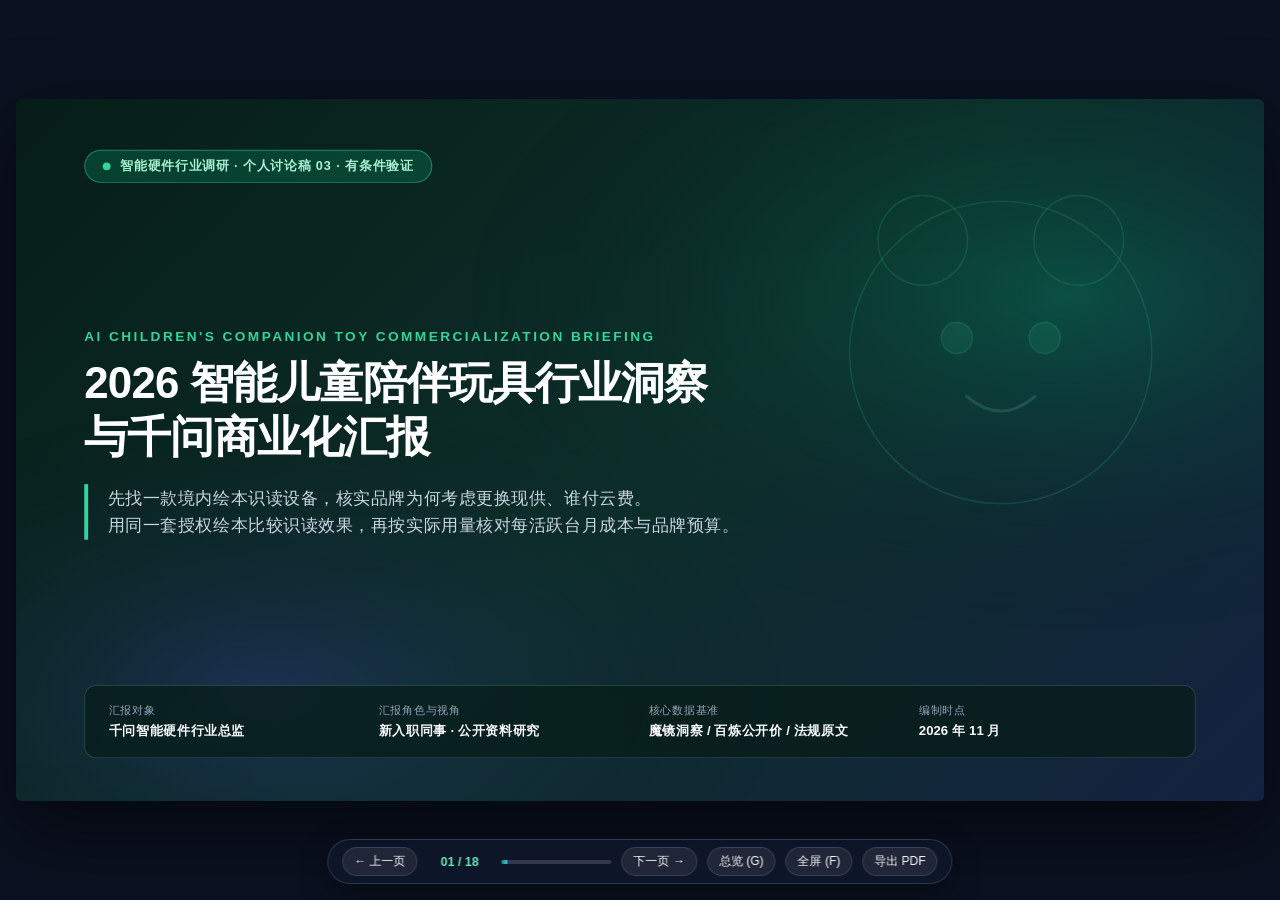
<file: 智能硬件行业知识分享/reports/03_智能儿童陪伴玩具_2026行业深度洞察与千问商业化汇报.html>
<!DOCTYPE html>
<html lang="zh-CN">
<head>
<meta charset="UTF-8" />
<meta name="viewport" content="width=device-width, initial-scale=1.0" />
<title>2026 智能儿童陪伴玩具行业洞察与千问商业化汇报</title>
<style>
  @page { size: 1280px 720px; margin: 0; }
  * { box-sizing: border-box; margin: 0; padding: 0; -webkit-print-color-adjust: exact !important; print-color-adjust: exact !important; }
  :root {
    --navy: #0F172A;
    --indigo: #4F46E5;
    --indigo-dark: #3730A3;
    --indigo-soft: #EEF2FF;
    --cyan: #0284C7;
    --cyan-soft: #E0F2FE;
    --emerald: #059669;
    --emerald-dark: #065F46;
    --emerald-soft: #ECFDF5;
    --amber: #D97706;
    --amber-soft: #FFFBEB;
    --rose: #DC2626;
    --rose-soft: #FEF2F2;
    --slate-700: #334155;
    --slate-600: #475569;
    --slate-500: #64748B;
    --slate-300: #CBD5E1;
    --slate-200: #E2E8F0;
    --slate-50: #F8FAFC;
  }
  html, body {
    width: 100%; height: 100%;
    font-family: "Noto Sans CJK SC", "PingFang SC", "Hiragino Sans GB", "Microsoft YaHei", sans-serif;
    background: #0B1120; color: var(--slate-700); overflow: hidden;
  }
  .deck-stage { width: 100vw; height: 100vh; display: flex; align-items: center; justify-content: center; position: relative; overflow: hidden; }
  .slide-viewport { flex: 0 0 auto; width: 1280px; height: 720px; position: relative; transform-origin: center center; box-shadow: 0 28px 80px rgba(0, 0, 0, 0.55); border-radius: 6px; overflow: hidden; }
  .slide { width: 1280px; height: 720px; background: #FFFFFF; position: absolute; inset: 0; display: none; flex-direction: column; overflow: hidden; }
  .slide.active { display: flex; }
  .slide-inner { padding: 34px 50px 26px 50px; flex: 1; display: flex; flex-direction: column; }

  body.overview-mode { overflow-y: auto; background: #0F172A; }
  body.overview-mode .deck-stage { height: auto; min-height: 100vh; padding: 36px 36px 96px 36px; display: grid; grid-template-columns: repeat(auto-fill, minmax(360px, 1fr)); gap: 24px; align-items: start; overflow: visible; }
  body.overview-mode .slide-viewport { display: contents; }
  body.overview-mode .slide { display: flex !important; position: relative !important; width: 1280px; height: 720px; transform: scale(0.29); transform-origin: top left; margin-bottom: -511px; margin-right: -908px; border-radius: 14px; cursor: pointer; box-shadow: 0 12px 32px rgba(0,0,0,0.45); }
  body.overview-mode .slide:hover { outline: 10px solid #059669; }
  body.overview-mode .slide.active { outline: 10px solid #34D399; }

  .hud-bar { position: fixed; bottom: 16px; left: 50%; transform: translateX(-50%); z-index: 999; display: flex; align-items: center; gap: 10px; background: rgba(15, 23, 42, 0.86); backdrop-filter: blur(12px); border: 1px solid rgba(148, 163, 184, 0.25); padding: 7px 14px; border-radius: 999px; color: #E2E8F0; font-size: 12.5px; box-shadow: 0 10px 30px rgba(0, 0, 0, 0.35); user-select: none; }
  .hud-btn { background: rgba(255, 255, 255, 0.08); border: 1px solid rgba(255, 255, 255, 0.12); color: #F8FAFC; padding: 5px 11px; border-radius: 999px; cursor: pointer; font-size: 12px; font-family: inherit; }
  .hud-btn:hover { background: rgba(5, 150, 105, 0.65); }
  .hud-counter { font-weight: 700; color: #6EE7B7; min-width: 64px; text-align: center; }
  .hud-progress { width: 110px; height: 4px; background: rgba(255, 255, 255, 0.16); border-radius: 99px; overflow: hidden; }
  .hud-progress-fill { height: 100%; background: linear-gradient(90deg, #059669, #38BDF8); width: 5%; transition: width 0.2s ease; }

  @media print {
    html, body { width: 1280px; height: auto; background: #FFFFFF; overflow: visible; }
    .hud-bar { display: none !important; }
    .deck-stage, .slide-viewport { display: block !important; width: 1280px; height: auto; transform: none !important; box-shadow: none !important; border-radius: 0 !important; overflow: visible !important; }
    .slide { display: flex !important; position: relative !important; width: 1280px !important; height: 720px !important; page-break-after: always; break-after: page; }
    .slide:last-child { page-break-after: auto; break-after: auto; }
  }

  .top-bar { display: flex; justify-content: space-between; align-items: center; margin-bottom: 14px; }
  .section-pill { display: inline-flex; align-items: center; gap: 8px; background: var(--emerald-soft); color: var(--emerald-dark); font-size: 12px; font-weight: 700; padding: 4px 12px; border-radius: 999px; }
  .top-meta { font-size: 12px; color: var(--slate-500); font-weight: 500; }
  .slide-title { font-size: 24.5px; font-weight: 800; color: var(--navy); line-height: 1.24; margin-bottom: 7px; letter-spacing: -0.3px; }
  .slide-lead { font-size: 13.8px; color: var(--slate-600); line-height: 1.48; margin-bottom: 16px; }
  .slide-lead strong { color: var(--emerald-dark); }
  .slide-body { flex: 1; display: flex; flex-direction: column; justify-content: flex-start; margin-bottom: 10px; }
  .slide-footer { margin-top: auto; padding-top: 10px; border-top: 1px solid var(--slate-200); display: flex; justify-content: space-between; align-items: center; font-size: 11.2px; color: var(--slate-500); }
  .slide-footer .pg { font-weight: 700; color: var(--navy); }

  .g-2 { display: grid; grid-template-columns: 1fr 1fr; gap: 20px; }
  .g-3 { display: grid; grid-template-columns: 1fr 1fr 1fr; gap: 18px; }
  .g-4 { display: grid; grid-template-columns: repeat(4, 1fr); gap: 16px; }
  .g-55-45 { display: grid; grid-template-columns: 1.22fr 1fr; gap: 22px; }
  .g-60-40 { display: grid; grid-template-columns: 1.48fr 1fr; gap: 22px; }

  .card { background: var(--slate-50); border: 1px solid var(--slate-200); border-radius: 12px; padding: 17px 19px; }
  .card-white { background: #FFFFFF; border: 1px solid var(--slate-200); border-radius: 12px; padding: 17px 19px; }
  .card-indigo { background: var(--indigo-soft); border: 1px solid #C7D2FE; border-radius: 12px; padding: 17px 19px; }
  .card-cyan { background: #F0F9FF; border: 1px solid #BAE6FD; border-radius: 12px; padding: 17px 19px; }
  .card-emerald { background: var(--emerald-soft); border: 1px solid #A7F3D0; border-radius: 12px; padding: 17px 19px; }
  .card-rose { background: var(--rose-soft); border: 1px solid #FECACA; border-radius: 12px; padding: 17px 19px; }
  .card-amber { background: var(--amber-soft); border: 1px solid #FDE68A; border-radius: 12px; padding: 17px 19px; }
  .card-dark { background: linear-gradient(155deg, #06281E 0%, #0F172A 100%); color: #F8FAFC; border-radius: 12px; padding: 19px 21px; }

  .card-h { font-size: 15.2px; font-weight: 800; color: var(--navy); margin-bottom: 9px; display: flex; align-items: center; gap: 8px; }
  .card-dark .card-h { color: #FFFFFF; }

  .tag { display: inline-block; padding: 2.5px 8px; border-radius: 5px; font-size: 11px; font-weight: 700; white-space: nowrap; }
  .t-indigo { background: #E0E7FF; color: #3730A3; }
  .t-cyan { background: #E0F2FE; color: #0369A1; }
  .t-emerald { background: #D1FAE5; color: #065F46; }
  .t-amber { background: #FEF3C7; color: #92400E; }
  .t-rose { background: #FEE2E2; color: #991B1B; }
  .t-slate { background: #E2E8F0; color: #334155; }

  .kpi-card { background: #FFFFFF; border: 1px solid var(--slate-200); border-top: 4px solid var(--emerald); border-radius: 12px; padding: 20px 20px 18px 20px; display: flex; flex-direction: column; justify-content: space-between; min-height: 244px; }
  .kpi-card.indigo { border-top-color: var(--indigo); }
  .kpi-card.amber { border-top-color: var(--amber); }
  .kpi-card.rose { border-top-color: var(--rose); }
  .kpi-label { font-size: 12.6px; font-weight: 700; color: var(--slate-500); margin-bottom: 8px; }
  .kpi-num { font-size: 31px; font-weight: 800; color: var(--navy); line-height: 1.15; margin-bottom: 10px; letter-spacing: -0.6px; }
  .kpi-card.emerald .kpi-num { color: var(--emerald); }
  .kpi-card.indigo .kpi-num { color: var(--indigo); }
  .kpi-card.amber .kpi-num { color: var(--amber); }
  .kpi-card.rose .kpi-num { color: var(--rose); }
  .kpi-desc { font-size: 12.5px; color: var(--slate-600); line-height: 1.52; padding-top: 12px; border-top: 1px solid var(--slate-200); }

  ul.pts { list-style: none; display: flex; flex-direction: column; gap: 9px; }
  ul.pts li { position: relative; padding-left: 16px; font-size: 13px; line-height: 1.52; color: var(--slate-700); }
  ul.pts li::before { content: ""; position: absolute; left: 0; top: 7px; width: 6px; height: 6px; border-radius: 50%; background: var(--emerald); }
  .card-indigo ul.pts li::before { background: var(--indigo); }
  .card-cyan ul.pts li::before { background: var(--cyan); }
  .card-rose ul.pts li::before { background: var(--rose); }
  .card-amber ul.pts li::before { background: var(--amber); }
  .card-dark ul.pts li { color: #E2E8F0; }
  .card-dark ul.pts li::before { background: #34D399; }
  ul.pts li strong { color: var(--navy); }
  .card-dark ul.pts li strong { color: #FFFFFF; }

  table.clean-tbl { width: 100%; border-collapse: separate; border-spacing: 0; font-size: 12.1px; line-height: 1.44; border: 1px solid var(--slate-200); border-radius: 10px; overflow: hidden; }
  table.clean-tbl thead th { background: var(--navy); color: #FFFFFF; font-weight: 700; text-align: left; padding: 9px 12px; font-size: 12px; }
  table.clean-tbl tbody td { padding: 8.5px 12px; border-top: 1px solid var(--slate-200); vertical-align: middle; color: var(--slate-700); }
  table.clean-tbl tbody tr:nth-child(even) td { background: var(--slate-50); }
  table.clean-tbl tbody tr.hl td { background: #ECFDF5; }
  .b { font-weight: 700; color: var(--navy); }

  .callout-strip { background: linear-gradient(90deg, #ECFDF5 0%, #F8FAFC 100%); border-left: 4px solid var(--emerald); border-radius: 0 10px 10px 0; padding: 11px 16px; font-size: 12.8px; color: var(--navy); line-height: 1.5; margin-top: 12px; }

  .cover-slide { background: linear-gradient(135deg, #061D17 0%, #0D2E2A 52%, #132240 100%); color: #FFFFFF; }

  .reading-index { display: none; }
  .reading-scroll { display: contents; }

  @media screen and (max-width: 900px), screen and (max-width: 1180px) and (pointer: coarse) {
    html, body { height: auto; min-height: 100%; overflow: visible; background: #fff; }
    .deck-stage { display: block; width: 100%; height: auto; overflow: visible; }
    .slide-viewport, .slide { width: 100%; height: auto; min-height: 100vh; position: relative; overflow: visible; border-radius: 0; box-shadow: none; }
    .slide-viewport { transform: none !important; }
    .slide-inner { width: min(100%, 780px); margin-inline: auto; min-width: 0; padding: 24px 16px calc(86px + env(safe-area-inset-bottom)) !important; gap: 12px; }
    .slide-inner :is(div, article, p, li, span, h1, h2, h3) { min-width: 0; overflow-wrap: anywhere; }
    .slide-inner .slide-title, .report-page .slide-title { font-size: 25px; line-height: 1.35; margin: 0; }
    .slide-inner :is(.slide-lead, .question, .report-row p, .report-card p, li, p, .kpi-desc, .callout-strip, [style*="font-size"]) { font-size: 16px !important; line-height: 1.65 !important; }
    .slide-inner :is(.card-h, h3), .cover-option strong { font-size: 19px; line-height: 1.45; }
    .slide-inner .kpi-num { font-size: 28px !important; }
    .slide-inner :is(.section-pill, .top-meta, .tag, .pg, .kpi-label, .sources, .report-note), .slide-footer { font-size: 14px !important; line-height: 1.55; }
    .slide-inner .tag { white-space: normal; }
    .slide-inner [style*="align-items:flex-start"] > .tag { flex: none; }
    .slide-inner :is(.top-bar, .slide-footer, .card-h) { flex-wrap: wrap; gap: 7px; }
    .slide-inner .top-bar, .slide-inner .slide-lead { margin: 0; }
    .slide-inner .slide-footer { margin-top: 12px; }
    .slide-inner .slide-footer .pg { white-space: nowrap; margin-left: auto; }
    .slide-inner :is([class^="g-"], .report-grid, .report-row, [style*="grid-template-columns"]) { grid-template-columns: minmax(0, 1fr) !important; gap: 14px !important; }
    .slide-inner :is(.slide-body, .report-body) { flex: none !important; gap: 14px; margin: 0; }
    .slide-inner .kpi-card { min-height: 0 !important; gap: 8px; }
    .slide-inner :is(.kpi-label, .kpi-num) { margin-bottom: 0; }
    .slide-inner .callout-strip { margin-top: 0; }
    .cover-slide .slide-inner { gap: 26px; justify-content: flex-start !important; }
    .cover-slide .slide-inner h1 { font-size: 32px !important; line-height: 1.24 !important; margin-bottom: 14px; }
    .cover-slide .slide-inner h1 + p { padding-left: 12px !important; }
    .cover-slide .report-grid { gap: 20px !important; }
    .reading-scroll { display: block; width: 100%; min-width: 0; max-width: 100%; overflow-x: auto; overscroll-behavior-x: contain; }
    .reading-scroll.can-pan::before { content: attr(aria-label); position: sticky; left: 0; display: block; width: fit-content; margin-bottom: 6px; color: var(--slate-500); font-size: 13px; }
    .reading-scroll > :is(table,svg) { display: table; width: max(100%, var(--reading-width)) !important; max-width: none; }
    .reading-scroll > svg { display: block; }
    .reading-scroll :is(th,td) { font-size: 15px !important; line-height: 1.55 !important; padding: 8px 10px !important; overflow-wrap: anywhere; }
    .hud-bar { inset: auto 0 0; transform: none; width: 100%; max-width: none; min-height: 56px; padding: 6px 8px calc(6px + env(safe-area-inset-bottom)); border-radius: 0; gap: 6px; justify-content: center; }
    .hud-btn { min-width: 44px; min-height: 44px; padding: 6px 10px; font-size: 15px; }
    .hud-btn:disabled { opacity: .5; cursor: default; }
    .hud-counter { min-width: 50px; font-size: 14px; }
    .hud-progress, #btnFull, #btnPrint { display: none; }
    body.overview-mode { background: #f1f5f9; }
    body.overview-mode .deck-stage { display: none; }
    body.overview-mode .reading-index { display: block; margin: 0 auto; max-width: 40rem; padding: 24px 16px calc(86px + env(safe-area-inset-bottom)); }
    .reading-index h2 { margin-bottom: 16px; font-size: 23px; color: var(--navy); }
    .reading-index button { display: flex; width: 100%; gap: 10px; align-items: baseline; margin: 8px 0; padding: 12px; min-height: 48px; font: inherit; font-size: 16px; line-height: 1.5; text-align: left; color: var(--navy); background: white; border: 1px solid var(--slate-200); border-radius: 9px; cursor: pointer; }
    .reading-index button span { flex: none; color: var(--slate-500); font-variant-numeric: tabular-nums; }
    .reading-index button[aria-current="page"] { border-color: var(--indigo); color: var(--indigo-dark); }
    body.overview-mode :is(#btnPrev, #btnNext) { display: none; }
    body.overview-mode :is(#btnFull, #btnPrint) { display: inline-block; }
  }
</style>
</head>
<body>

<div class="deck-stage">
  <div class="slide-viewport" id="viewport">

    <!-- ==================== SLIDE 01: COVER ==================== -->
    <section class="slide cover-slide active">
      <svg style="position:absolute; inset:0; width:100%; height:100%; opacity:0.65; pointer-events:none;" viewBox="0 0 1280 720">
        <defs>
          <radialGradient id="tg1" cx="84%" cy="28%" r="48%"><stop offset="0%" stop-color="#059669" stop-opacity="0.52"/><stop offset="100%" stop-color="#061D17" stop-opacity="0"/></radialGradient>
          <radialGradient id="tg2" cx="20%" cy="85%" r="42%"><stop offset="0%" stop-color="#4F46E5" stop-opacity="0.35"/><stop offset="100%" stop-color="#061D17" stop-opacity="0"/></radialGradient>
        </defs>
        <rect width="1280" height="720" fill="url(#tg1)"/>
        <rect width="1280" height="720" fill="url(#tg2)"/>
        <g stroke="#34D399" stroke-opacity="0.26" fill="none" stroke-width="1.5">
          <circle cx="1010" cy="260" r="155"/><circle cx="930" cy="145" r="46"/><circle cx="1090" cy="145" r="46"/>
          <circle cx="965" cy="245" r="16" fill="#34D399" fill-opacity="0.18"/><circle cx="1055" cy="245" r="16" fill="#34D399" fill-opacity="0.18"/>
          <path d="M975 305 Q1010 335 1045 305" stroke="#6EE7B7" stroke-width="3" stroke-linecap="round"/>
        </g>
      </svg>

      <div class="slide-inner" style="position:relative; z-index:2; padding:52px 70px 44px 70px; justify-content:space-between;">
        <div style="display:inline-flex; align-items:center; gap:10px; background:rgba(5,150,105,0.28); border:1px solid rgba(52,211,153,0.5); color:#A7F3D0; padding:7px 18px; border-radius:999px; font-size:13px; font-weight:700; letter-spacing:1px; width:fit-content;">
          <span style="width:8px; height:8px; border-radius:50%; background:#34D399;"></span>
          智能硬件行业调研 · 个人讨论稿 03 · 有条件验证
        </div>

        <div style="max-width:880px;">
          <div style="font-size:14px; font-weight:700; color:#34D399; letter-spacing:2.5px; margin-bottom:14px;">AI CHILDREN'S COMPANION TOY COMMERCIALIZATION BRIEFING</div>
          <h1 style="font-size:45px; font-weight:800; line-height:1.22; letter-spacing:-0.8px; color:#FFFFFF; margin-bottom:20px;">
            2026 智能儿童陪伴玩具行业洞察<br/>与千问商业化汇报
          </h1>
          <p style="font-size:17.5px; color:#CBD5E1; line-height:1.65; border-left:4px solid #34D399; padding-left:20px;">
            先找一款境内绘本识读设备，核实品牌为何考虑更换现供、谁付云费。<br/>
            用同一套授权绘本比较识读效果，再按实际用量核对每活跃台月成本与品牌预算。
          </p>
        </div>

        <div style="display:grid; grid-template-columns:repeat(4, 1fr); gap:18px; background:rgba(6,29,23,0.72); border:1px solid rgba(148,163,184,0.25); border-radius:12px; padding:18px 24px;">
          <div>
            <div style="font-size:11.5px; color:#94A3B8; margin-bottom:4px;">汇报对象</div>
            <div style="font-size:13.5px; color:#F8FAFC; font-weight:600;">千问智能硬件行业总监</div>
          </div>
          <div>
            <div style="font-size:11.5px; color:#94A3B8; margin-bottom:4px;">汇报角色与视角</div>
            <div style="font-size:13.5px; color:#F8FAFC; font-weight:600;">新入职同事 · 公开资料研究</div>
          </div>
          <div>
            <div style="font-size:11.5px; color:#94A3B8; margin-bottom:4px;">核心数据基准</div>
            <div style="font-size:13.5px; color:#F8FAFC; font-weight:600;">魔镜洞察 / 百炼公开价 / 法规原文</div>
          </div>
          <div>
            <div style="font-size:11.5px; color:#94A3B8; margin-bottom:4px;">编制时点</div>
            <div style="font-size:13.5px; color:#F8FAFC; font-weight:600;">2026 年 11 月</div>
          </div>
        </div>
      </div>
    </section>

    <!-- ==================== SLIDE 02: EXEC KPIs ==================== -->
    <section class="slide">
      <div class="slide-inner">
        <div class="top-bar">
          <span class="section-pill">核心速览 · 01 / 02</span>
          <span class="top-meta">市场监测、同类产品与两笔待核的账</span>
        </div>
        <h2 class="slide-title">儿童绘本设备值得验证，公开数据支持到哪一步？</h2>
        <p class="slide-lead">家庭需要什么、品牌愿为识读付多少，以及高活跃设备的用云成本，分别要从产品测试、采购访谈和账单中求证。</p>

        <div class="slide-body" style="justify-content:center; gap:18px;">
          <div class="g-4">
            <div class="kpi-card emerald">
              <div>
                <div class="kpi-label">2025 国内线上全龄 AI 玩具</div>
                <div class="kpi-num" style="font-size:28px;">7.4 亿元</div>
              </div>
              <div class="kpi-desc">魔镜监测销量 <strong>160.4 万件</strong>，涵盖教辅、成人潮玩、机器人等。儿童陪伴且调用云模型的设备占比待查。</div>
            </div>

            <div class="kpi-card indigo">
              <div>
                <div class="kpi-label">同类视觉产品 · 噜咔博士拍学机</div>
                <div class="kpi-num" style="font-size:27px;">599–799 元</div>
              </div>
              <div class="kpi-desc">魔镜列示该款销量 <strong>9.5 万件</strong>。它提供了一个可访谈的价格带，云端识读用量和采购预算待品牌确认。</div>
            </div>

            <div class="kpi-card amber">
              <div>
                <div class="kpi-label">品牌预算 · 同一款绘本设备</div>
                <div class="kpi-num" style="font-size:28px;">每活跃台月费</div>
              </div>
              <div class="kpi-desc">取现供同月归属该机型的云费，除以当月活跃设备数。请实际付费方确认预算、合同期限与超额安排。</div>
            </div>

            <div class="kpi-card rose">
              <div>
                <div class="kpi-label">方案比较 · 同一批授权书页</div>
                <div class="kpi-num" style="font-size:28px;">每次成功识读成本</div>
              </div>
              <div class="kpi-desc">把测试中的失败、重试费用计入总额，除以按约定标准成功的任务数。同时核对正确率、响应时间和严重安全问题。</div>
            </div>
          </div>

          <div class="callout-strip" style="margin-top:0;">
            <strong>验证范围</strong>　先选一款境内绘本识读设备。取得品牌付费方、现用方案、可测样机和云费预算后，再建议安排与现供的同题对比。
          </div>
        </div>

        <div class="slide-footer">
          <span>依据　<a style="color:inherit; text-decoration:underline;" href="https://pdf.dfcfw.com/pdf/H3_AP202602071819822660_1.pdf" target="_blank" rel="noopener noreferrer">魔镜《2025 年消费行业新潜力白皮书》</a>（73、79–80 页） · 第 11–12 页说明识读对比与成本口径</span>
          <span class="pg">02 / 18</span>
        </div>
      </div>
    </section>

    <!-- ==================== SLIDE 03: 5 JUDGMENTS + 3 PLAYS ==================== -->
    <section class="slide">
      <div class="slide-inner">
        <div class="top-bar">
          <span class="section-pill">核心速览 · 02 / 02</span>
          <span class="top-meta">一个产品假设与启动条件</span>
        </div>
        <h2 class="slide-title">一款绘本设备能否形成千问的付费机会？</h2>
        <p class="slide-lead">建议从拍页识读这个具体任务入手。先判断客户会不会换方案，再比较识读表现与每台设备的实际成本。</p>

        <div class="slide-body">
          <div class="g-55-45" style="flex:1; align-items:stretch;">
            <div class="card-white" style="display:flex; flex-direction:column; justify-content:flex-start;">
              <div class="card-h" style="margin-bottom:12px;">影响采购的五个问题</div>
              <div style="display:flex; flex-direction:column; gap:11px; flex:1; justify-content:space-between;">
                <div style="display:flex; gap:11px; align-items:flex-start;">
                  <span class="tag t-emerald" style="margin-top:2px;">01</span>
                  <div style="font-size:12.7px; line-height:1.46;"><strong>谁决定购买和续用？</strong> 家长关心内容与控制权。儿童能否读完一本书、是否持续使用，要看观察记录和激活批次。</div>
                </div>
                <div style="display:flex; gap:11px; align-items:flex-start;">
                  <span class="tag t-emerald" style="margin-top:2px;">02</span>
                  <div style="font-size:12.7px; line-height:1.46;"><strong>谁付云费，预算多少？</strong> 向品牌或方案商索取这款设备的现供账单与合同。若受渠道退货影响，再核对真实留单收入。</div>
                </div>
                <div style="display:flex; gap:11px; align-items:flex-start;">
                  <span class="tag t-emerald" style="margin-top:2px;">03</span>
                  <div style="font-size:12.7px; line-height:1.46;"><strong>高活用户花多少钱？</strong> 按月记录活跃设备数、问答和拍页次数，单列重度用户。再用合同价回算云费，与预算比较。</div>
                </div>
                <div style="display:flex; gap:11px; align-items:flex-start;">
                  <span class="tag t-emerald" style="margin-top:2px;">04</span>
                  <div style="font-size:12.7px; line-height:1.46;"><strong>哪些数据可以处理？</strong> 设备发往云端的图像、音频、转写和日志各有用途。由品牌和供应商逐项核对同意、留存及删除。</div>
                </div>
                <div style="display:flex; gap:11px; align-items:flex-start;">
                  <span class="tag t-emerald" style="margin-top:2px;">05</span>
                  <div style="font-size:12.7px; line-height:1.46;"><strong>产品有哪些功能？</strong> 单次绘本问答和持续情感陪伴应分别判断。依据销售地、适龄标识与实际功能核对准入要求。</div>
                </div>
              </div>
            </div>

            <div class="card-dark" style="display:flex; flex-direction:column; justify-content:space-between;">
              <div class="card-h" style="color:#6EE7B7; margin-bottom:2px;">启动一次联测的三个条件</div>

              <div style="background:rgba(255,255,255,0.07); border:1px solid rgba(52,211,153,0.42); border-radius:10px; padding:12px 15px;">
                <div style="font-size:13.6px; font-weight:800; color:#FFFFFF; margin-bottom:4px;">产品条件 · 一款境内在研设备</div>
                <div style="font-size:12.3px; color:#CBD5E1; line-height:1.48;">品牌提供样机、预期年龄段、正版测试绘本和拟上市时间，并说明现用识读方案的具体短板。</div>
              </div>

              <div style="background:rgba(255,255,255,0.07); border:1px solid rgba(56,189,248,0.42); border-radius:10px; padding:12px 15px;">
                <div style="font-size:13.6px; font-weight:800; color:#FFFFFF; margin-bottom:4px;">商务条件 · 预算与签约主体明确</div>
                <div style="font-size:12.3px; color:#CBD5E1; line-height:1.48;">确认谁付模型账单、谁负责固件、每活跃台月预算。设备订阅是否合算，取决于真实功能组合和资源池用量。</div>
              </div>

              <div style="background:rgba(255,255,255,0.07); border:1px solid rgba(129,140,248,0.42); border-radius:10px; padding:12px 15px;">
                <div style="font-size:13.6px; font-weight:800; color:#FFFFFF; margin-bottom:4px;">评估条件 · 约定同一套验收标准</div>
                <div style="font-size:12.3px; color:#CBD5E1; line-height:1.48;">双方先商定识读正确率、P95 响应延迟、安全用例和成本门槛。严重风险未解决时暂停试用。</div>
              </div>
            </div>
          </div>
        </div>

        <div class="slide-footer">
          <span>2026 智能儿童陪伴玩具行业洞察与千问商业化汇报 · 核心判断</span>
          <span class="pg">03 / 18</span>
        </div>
      </div>
    </section>

    <!-- ==================== SLIDE 04: MARKET SCALE & PRICE TIERS ==================== -->
    <section class="slide">
      <div class="slide-inner">
        <div class="top-bar">
          <span class="section-pill">01 · 市场全景</span>
          <span class="top-meta">全龄线上监测口径与实际销售示例</span>
        </div>
        <h2 class="slide-title">2025 年线上全龄 AI 玩具销售 7.4 亿元，其中有多少属于儿童绘本设备？</h2>
        <p class="slide-lead">魔镜统计包含教辅、潮玩、机器人等。以下把全样本与单款分开列示。儿童设备占比、外采模型比例及活跃率均待核实。</p>

        <div class="slide-body">
          <div class="g-60-40" style="flex:1; align-items:stretch;">
            <div class="card-white" style="display:flex; flex-direction:column; justify-content:space-between; padding:14px 17px;">
              <div style="display:flex; justify-content:space-between; align-items:center; margin-bottom:4px;">
                <span style="font-size:13.8px; font-weight:800; color:#0F172A;">2025 年国内线上全龄 AI 玩具与单款产品</span>
                <span class="tag t-emerald">魔镜洞察 · 同期样本</span>
              </div>
              <div class="reading-scroll" style="--reading-width:753px" aria-label="左右滑动查看图" role="region" tabindex="0"><svg viewBox="0 0 640 242" style="width:100%; height:auto;">
                <!-- Left Panel: Revenue (亿元), scale: y=206 (0) to y=66 (15亿), 9.33px per 1亿 -->
                <rect x="6" y="4" width="306" height="232" rx="10" fill="#F8FAFC" stroke="#E2E8F0"/>
                <text x="20" y="24" font-size="12" font-weight="800" fill="#065F46">线上销售额（亿元）</text>
                <g stroke="#E2E8F0" stroke-width="1" stroke-dasharray="3 3">
                  <line x1="44" y1="66" x2="296" y2="66"/><line x1="44" y1="113" x2="296" y2="113"/><line x1="44" y1="160" x2="296" y2="160"/>
                </g>
                <line x1="44" y1="206" x2="296" y2="206" stroke="#94A3B8" stroke-width="1.3"/>
                <g font-size="10.2" fill="#64748B" text-anchor="end">
                  <text x="38" y="70">15</text><text x="38" y="117">10</text><text x="38" y="164">5</text><text x="38" y="210">0</text>
                </g>
                <!-- 7.4亿 -> 7.4 * 9.33 = 69.1px (y=136.9..206); BubblePal 1.2亿 -> 11.2px (y=194.8..206) -->
                <rect x="74" y="136.9" width="66" height="69.1" rx="5" fill="#6EE7B7"/>

                <text x="107" y="128" font-size="13.2" font-weight="800" fill="#065F46" text-anchor="middle">7.4 亿</text>


                <text x="107" y="224" font-size="11.5" font-weight="800" fill="#0F172A" text-anchor="middle">全龄线上样本</text>

                <rect x="196" y="194.8" width="66" height="11.2" rx="5" fill="#059669"/>
                <text x="229" y="186" font-size="13.5" font-weight="800" fill="#065F46" text-anchor="middle">1.2 亿</text>
                <rect x="184" y="38" width="90" height="20" rx="10" fill="#ECFDF5" stroke="#34D399"/>
                <text x="229" y="51.5" font-size="10.2" font-weight="800" fill="#059669" text-anchor="middle">占比约 16.2%</text>
                <text x="229" y="224" font-size="11.5" font-weight="800" fill="#0F172A" text-anchor="middle">BubblePal</text>

                <!-- Right Panel: Volume (万件), scale: y=206 (0) to y=76 (450万), 0.2889px per 1万件 -->
                <rect x="328" y="4" width="306" height="232" rx="10" fill="#F8FAFC" stroke="#E2E8F0"/>
                <text x="342" y="24" font-size="12" font-weight="800" fill="#3730A3">线上销量（万件）</text>
                <g stroke="#E2E8F0" stroke-width="1" stroke-dasharray="3 3">
                  <line x1="366" y1="76" x2="618" y2="76"/><line x1="366" y1="119.3" x2="618" y2="119.3"/><line x1="366" y1="162.7" x2="618" y2="162.7"/>
                </g>
                <line x1="366" y1="206" x2="618" y2="206" stroke="#94A3B8" stroke-width="1.3"/>
                <g font-size="10.2" fill="#64748B" text-anchor="end">
                  <text x="360" y="80">450</text><text x="360" y="123.3">300</text><text x="360" y="166.7">150</text><text x="360" y="210">0</text>
                </g>

                <rect x="396" y="159.7" width="66" height="46.3" rx="5" fill="#A5B4FC"/>

                <text x="429" y="150" font-size="13" font-weight="800" fill="#3730A3" text-anchor="middle">160.4 万</text>

                <text x="429" y="224" font-size="11.5" font-weight="800" fill="#0F172A" text-anchor="middle">全龄线上样本</text>

                <rect x="518" y="196.9" width="66" height="9.1" rx="5" fill="#4F46E5"/>
                <text x="551" y="188" font-size="13.5" font-weight="800" fill="#3730A3" text-anchor="middle">31.4 万</text>
                <rect x="502" y="38" width="98" height="20" rx="10" fill="#EEF2FF" stroke="#818CF8"/>
                <text x="551" y="51.5" font-size="10.2" font-weight="800" fill="#4F46E5" text-anchor="middle">占比约 19.6%</text>
                <text x="551" y="224" font-size="11.5" font-weight="800" fill="#0F172A" text-anchor="middle">BubblePal</text>
              </svg></div>
              <div style="font-size:11.2px; color:#334155; background:#FFFBEB; border:1px solid #FDE68A; padding:8px 11px; border-radius:8px; line-height:1.45; margin-top:6px;">
                <strong>大盘口径</strong>　工信部在 2025 年 11 月发布会提到 2024 年全国 AI 玩具约 246 亿元、2025 年预计 290 亿元。与三平台全龄线上样本的覆盖范围不同。<a style="color:inherit; text-decoration:underline;" href="https://dzswgf.mofcom.gov.cn/news/phone/43/2025/11/m-1763617474270.html" target="_blank" rel="noopener noreferrer">发布会报道</a>
              </div>
            </div>

            <div style="display:flex; flex-direction:column; justify-content:space-between; gap:10px;">
              <div class="card-rose" style="flex:1; display:flex; flex-direction:column; justify-content:center; padding:12px 15px; border-left:4px solid #DC2626;">
                <div style="font-size:13.4px; font-weight:800; color:#991B1B;">99–299 元 · 入门语音款</div>
                <div style="font-size:12px; color:#334155; margin-top:4px; line-height:1.48;">这类产品以语音互动为主。若讨论退货对品牌预算的影响，可查第 18 页入门毛绒款算例。</div>
              </div>
              <div class="card-emerald" style="flex:1; display:flex; flex-direction:column; justify-content:center; padding:12px 15px; border-left:4px solid #059669;">
                <div style="font-size:13.4px; font-weight:800; color:#065F46;">399–799 元 · IP 玩具与拍学机</div>
                <div style="font-size:12px; color:#334155; margin-top:4px; line-height:1.48;">BubblePal 参考价 399 元。魔镜列示噜咔博士拍学机零售价 599–799 元、销量 9.5 万件，说明此价位也有视觉产品。</div>
              </div>
              <div class="card-indigo" style="flex:1.25; display:flex; flex-direction:column; justify-content:center; padding:12px 15px; border-left:4px solid #4F46E5;">
                <div style="font-size:13.4px; font-weight:800; color:#3730A3;">千元及以上 · 硬壳探索与高端 IP</div>
                <div style="font-size:12px; color:#334155; margin-top:4px; line-height:1.46;">灵宇宙小方机和汤姆猫 AI 童伴可作高价带参照。判断是否有空间采购视觉模型，需看渠道结算收入和单机贡献。</div>
              </div>
            </div>
          </div>
        </div>

        <div class="slide-footer">
          <span>来源　<a style="color:inherit; text-decoration:underline;" href="https://pdf.dfcfw.com/pdf/H3_AP202602071819822660_1.pdf" target="_blank" rel="noopener noreferrer">魔镜《2025 年消费行业新潜力白皮书》</a>（73、79–80 页）</span>
          <span class="pg">04 / 18</span>
        </div>
      </div>
    </section>

    <!-- ==================== SLIDE 05: BUYER VS USER PARADOX ==================== -->
    <section class="slide">
      <div class="slide-inner">
        <div class="top-bar">
          <span class="section-pill">02 · 家庭使用需求</span>
          <span class="top-meta">购买决策（家长）与持续使用（儿童）的分离</span>
        </div>
        <h2 class="slide-title">家长决定首购，儿童体验影响续用</h2>
        <p class="slide-lead">候选需求可用家长访谈和激活批次验证。产品价值先看孩子能否顺利完成一次阅读，再看是否愿意回来。</p>

        <div class="slide-body" style="justify-content:space-between;">
          <div class="g-2" style="flex:1; align-items:stretch;">
            <div class="card-indigo" style="display:flex; flex-direction:column; justify-content:flex-start; padding-top:20px;">
              <div class="card-h" style="color:#3730A3; font-size:16.5px; margin-bottom:13px;">
                <span class="tag t-indigo">决策买单方</span> 家长真正掏钱的 4 个动因
              </div>
              <ul class="pts" style="gap:13px;">
                <li><strong>减少看屏时间。</strong> 了解家长希望替代的设备与场景，验证无屏使用能否满足翻页、识字和纠错需求。</li>
                <li><strong>启蒙与语言输入：</strong>英语口语陪练、科普百科与绘本探索，把玩具支出合理化为“轻早教投入”。</li>
                <li><strong>解放双手 + 家长可控：</strong>睡前讲故事与陪伴；要求家长端具备时长管控、角色筛选与使用记录查看能力。</li>
                <li><strong>内容与物理安全。</strong> 询问误识、意外录音与材料清洁顾虑。按具体形态评估小部件、电池、毛绒拆洗等要求。</li>
              </ul>
            </div>

            <div class="card-emerald" style="display:flex; flex-direction:column; justify-content:flex-start; padding-top:20px;">
              <div class="card-h" style="color:#065F46; font-size:16.5px; margin-bottom:13px;">
                <span class="tag t-emerald">实际使用方</span> 孩子愿意持续互动的 4 个要素
              </div>
              <ul class="pts" style="gap:13px;">
                <li><strong>低延迟与可随时打断：</strong>低龄儿童耐心极短，等待过久或无法插嘴改口会迅速流失兴趣。</li>
                <li><strong>熟悉 IP 与平等伙伴感：</strong>让喜欢的动漫角色“开口互动”，而非居高临下的成人说教机器。</li>
                <li><strong>记住偏好与连续故事：</strong>在家长授权前提下记住昵称与故事进度，延续每日冒险体验。</li>
                <li><strong>触感反馈与探索互动：</strong>抚摸/摇晃拟真反馈；硬壳随身设备外出拍绘本或花草实时讲解。</li>
              </ul>
            </div>
          </div>

          <div class="callout-strip">
            <strong>数据口径</strong>　按激活批次计算第 7 天、第 30 天留存、每活跃日问答与拍照轮数，注明观察天数和分母；将重度用户单列估算云费。
          </div>
        </div>

        <div class="slide-footer">
          <span>2026 智能儿童陪伴玩具行业洞察与千问商业化汇报 · 买单者与使用者拆解</span>
          <span class="pg">05 / 18</span>
        </div>
      </div>
    </section>

    <!-- ==================== SLIDE 06: 4 FORM FACTORS ==================== -->
    <section class="slide">
      <div class="slide-inner">
        <div class="top-bar">
          <span class="section-pill">02 · 产品形态分化</span>
          <span class="top-meta">四大主流物理形态图谱与视觉交互边界（2026.11）</span>
        </div>
        <h2 class="slide-title">挂件、视觉探索机、IP 玩具与成人桌宠服务不同人群</h2>
        <p class="slide-lead">视觉多模态对镜头防抖、取景角度与隐私提示要求高——软毛绒须顾及拆洗与卧室隐私，<strong>硬壳随身机与固定底座</strong>更适合测试视觉交互。</p>

        <div class="slide-body" style="justify-content:space-between;">
          <div class="g-4" style="flex:1; align-items:stretch;">
            <div class="card-emerald" style="display:flex; flex-direction:column; justify-content:space-between; border-top:4px solid #059669;">
              <div>
                <span class="tag t-emerald" style="margin-bottom:9px;">形态 ① · 轻资产破圈</span>
                <div style="font-size:17px; font-weight:800; color:#0F172A; margin-bottom:5px;">外挂挂件 &amp; 情绪潮玩</div>
                <div style="font-size:12.2px; font-weight:700; color:#065F46; margin-bottom:9px;">BubblePal · 华为智能憨憨 / Fuzozo</div>
                <p style="font-size:12.4px; line-height:1.52;">借壳旧毛绒或做掌心毛绒潮玩（华为联手珞博智能 399 元上线售罄、Fuzozo 联手涂鸦出海），避开复杂机械结构快速起量。</p>
              </div>
              <div style="font-size:11.6px; color:#065F46; border-top:1px solid #A7F3D0; padding-top:8px;">定位：399 元级爆款切口</div>
            </div>

            <div class="card" style="display:flex; flex-direction:column; justify-content:space-between; border-top:4px solid #0284C7;">
              <div>
                <span class="tag t-cyan" style="margin-bottom:9px;">形态 ② · 摄像头设备参照</span>
                <div style="font-size:17px; font-weight:800; color:#0F172A; margin-bottom:5px;">硬壳多模态探索机</div>
                <div style="font-size:12.2px; font-weight:700; color:#0369A1; margin-bottom:9px;">灵宇宙“小方机” · 标价 ~1,299 元</div>
                <p style="font-size:12.2px; line-height:1.5;">它与中价拍学机可用于比较镜头、取景和翻页方式。用于联测的具体机型，须另向品牌确认。</p>
              </div>
              <div style="font-size:11.6px; color:#0369A1; border-top:1px solid #E2E8F0; padding-top:8px;">可验证绘本识读与设备响应</div>
            </div>

            <div class="card-indigo" style="display:flex; flex-direction:column; justify-content:space-between; border-top:4px solid #4F46E5;">
              <div>
                <span class="tag t-indigo" style="margin-bottom:9px;">形态 ③ · 高溢价护城河</span>
                <div style="font-size:17px; font-weight:800; color:#0F172A; margin-bottom:5px;">经典大 IP 智能化</div>
                <div style="font-size:12.2px; font-weight:700; color:#3730A3; margin-bottom:9px;">汤姆猫 · 奥飞 · 奥特曼对话器</div>
                <p style="font-size:12.2px; line-height:1.5;">跃然奥特曼对话器参考价 599 元，汤姆猫 AI 童伴在 1,499–1,999 元高价带；评估品牌溢价须同步扣除授权、内容与售后成本。</p>
              </div>
              <div style="font-size:11.6px; color:#3730A3; border-top:1px solid #C7D2FE; padding-top:8px;">定位：三层儿童安全护栏刚需</div>
            </div>

            <div class="card" style="display:flex; flex-direction:column; justify-content:space-between; border-top:4px solid #D97706;">
              <div>
                <span class="tag t-amber" style="margin-bottom:9px;">形态 ④ · 跨龄延伸</span>
                <div style="font-size:17px; font-weight:800; color:#0F172A; margin-bottom:5px;">走量毛绒 &amp; 成人桌宠</div>
                <div style="font-size:12.2px; font-weight:700; color:#92400E; margin-bottom:9px;">实丰飞飞兔 / Ropet 情绪桌宠</div>
                <p style="font-size:12.2px; line-height:1.5;">实丰飞飞兔（<strong>149–399 元</strong>）主攻礼赠与外贸；Ropet 零售 <strong>USD 299–349（约 2,150–2,500 元</strong>，1,200–1,500 仅早期众筹早鸟价），面向成人 Z 世代。</p>
              </div>
              <div style="font-size:11.6px; color:#92400E; border-top:1px solid #E2E8F0; padding-top:8px;">定位：严守儿童/成人合规边界</div>
            </div>
          </div>

          <div class="callout-strip">
            <strong>形态选择验证法：</strong>向客户推荐视觉方案前，先对比软毛绒加镜头（固定/取景/拆洗难题）与挂脖硬壳机、固定桌面伴学底座的<strong>识图准确率与家庭隐私体验</strong>，避免做出高成本低体验的错配形态。
          </div>
        </div>

        <div class="slide-footer">
          <span>2026 智能儿童陪伴玩具行业洞察与千问商业化汇报 · 产品形态图谱</span>
          <span class="pg">06 / 18</span>
        </div>
      </div>
    </section>

    <!-- ==================== SLIDE 07: DEVIL IN THE DETAILS ==================== -->
    <section class="slide">
      <div class="slide-inner">
        <div class="top-bar">
          <span class="section-pill">02 · 工程细节</span>
          <span class="top-meta">儿童语音交互的四大工程门槛与原型测试指标</span>
        </div>
        <h2 class="slide-title">先测配网、误唤醒和响应延迟，再核对退货原因</h2>
        <p class="slide-lead">将工程指标与品牌售后工单分开记录。某种故障是否引发退货，需要同一批次订单、退货原因和分渠道数据支持。</p>

        <div class="slide-body">
          <div class="g-2" style="flex:1; align-items:stretch;">
            <div class="card-white" style="border-left:4px solid #059669; padding:15px 18px;">
              <div class="card-h"><span class="tag t-emerald">难点 01</span> 客厅电视/多娃防误唤醒与童声 ASR</div>
              <p style="font-size:12.6px; line-height:1.52;">准备经授权的童声音频，加入电视背景声与多人讲话。在同一批录音上比较识别字错率、误唤醒次数和单位成本。</p>
            </div>

            <div class="card-white" style="border-left:4px solid #4F46E5; padding:15px 18px;">
              <div class="card-h"><span class="tag t-indigo">难点 02</span> 分层延迟指标与全双工 AEC/VAD 联调</div>
              <p style="font-size:12.6px; line-height:1.52;">按键说话与实时可打断对话分别记录 P50/P95。统一计时起止点、网络条件、轮数和设备。用品牌现供实测值设验收线。</p>
            </div>

            <div class="card-white" style="border-left:4px solid #0284C7; padding:15px 18px;">
              <div class="card-h"><span class="tag t-amber">难点 03</span> 配网成功率与 4G 成本</div>
              <p style="font-size:12.6px; line-height:1.52;">家庭混合频段路由、弱网与首次配网分别测试，记录一次成功率及耗时。4G 方案需取得模组和流量报价再比较。</p>
            </div>

            <div class="card-white" style="border-left:4px solid #D97706; padding:15px 18px;">
              <div class="card-h"><span class="tag t-amber">难点 04</span> 分龄安全护栏防衰减与拆洗合规</div>
              <p style="font-size:12.6px; line-height:1.52;">3 岁与 8 岁认知迥异且长对话护栏易衰减，须在输入拦截、分龄知识库与输出复检三层强约束；毛绒内胆快拆水洗、防误吞及电池温升须按销售地强认证严格落实。</p>
            </div>
          </div>

          <div class="callout-strip">
            <strong>给方案商的记录项</strong>　列明具体样机、固件、网络、模型版本与样本数，再给出 P95 延迟及失败原因；涉及儿童数据时先确认合法来源和处理方式。
          </div>
        </div>

        <div class="slide-footer">
          <span>2026 智能儿童陪伴玩具行业洞察与千问商业化汇报 · 儿童交互工程细节</span>
          <span class="pg">07 / 18</span>
        </div>
      </div>
    </section>

    <!-- ==================== SLIDE 08: CHIP MODULES & CHENGHAI DECISION CHAIN ==================== -->
    <section class="slide">
      <div class="slide-inner">
        <div class="top-bar">
          <span class="section-pill">03 · 产业链与决策链</span>
          <span class="top-meta">品牌、方案商、模组商与制造方</span>
        </div>
        <h2 class="slide-title">为一款设备找到规格决定人、账单支付方和固件维护人</h2>
        <p class="slide-lead">OEM、ODM 与 IDH 项目分工差异巨大——对品牌、方案商与制造厂分别核对<strong>谁定规格、谁付云费与谁维护固件</strong>。</p>

        <div class="slide-body" style="justify-content:space-between;">
          <div class="g-4">
            <div class="card-emerald" style="padding:14px 16px;">
              <div class="tag t-emerald" style="margin-bottom:7px;">开源原型</div>
              <div style="font-size:15px; font-weight:800; color:#0F172A; margin-bottom:4px;">乐鑫科技</div>
              <div style="font-size:11.8px; color:#065F46; font-weight:700; margin-bottom:6px;">ESP32-S3 + 开源“小智 AI”</div>
              <p style="font-size:12.2px; line-height:1.48;">ESP32-S3 可作原型平台。进入验证前核对摄像头接口、内存、端侧固件与需要的云组件。</p>
            </div>

            <div class="card-indigo" style="padding:14px 16px;">
              <div class="tag t-indigo" style="margin-bottom:7px;">多模型平台</div>
              <div style="font-size:15px; font-weight:800; color:#0F172A; margin-bottom:4px;">涂鸦智能</div>
              <div style="font-size:11.8px; color:#3730A3; font-weight:700; margin-bottom:6px;">T5 / T5-E1 / T5AI-Core</div>
              <p style="font-size:12.2px; line-height:1.48;">核对该模组和 SDK 当前支持的模型、实际路由、价格及切换权限，记录谁负责上线后的升级。</p>
            </div>

            <div class="card-cyan" style="padding:13px 15px;">
              <div class="tag t-cyan" style="margin-bottom:7px;">Wi-Fi 6 &amp; 4G 模组</div>
              <div style="font-size:15px; font-weight:800; color:#0F172A; margin-bottom:4px;">移远 &amp; 广和通</div>
              <div style="font-size:11.3px; color:#0369A1; font-weight:700; margin-bottom:5px;">FCM665D(Wi-Fi6) · EC800M/EG915 · MagiCore</div>
              <p style="font-size:11.8px; line-height:1.46;"><strong>区分制式：</strong>移远 <code>FCM665D</code> 为<strong>纯 Wi-Fi 6+BLE 5.4</strong>（无 4G）；移远 4G Cat.1 为 <strong>EC800M/EG915</strong>（奥飞喜羊羊 2.0），广和通 <strong>MagiCore</strong> 为 4G AI 模组。</p>
            </div>

            <div class="card" style="padding:13px 15px;">
              <div class="tag t-amber" style="margin-bottom:7px;">极致低本 SoC</div>
              <div style="font-size:15px; font-weight:800; color:#0F172A; margin-bottom:4px;">博通集成 / 蓝讯 / 全志</div>
              <div style="font-size:11.8px; color:#92400E; font-weight:700; margin-bottom:5px;">BK7258 · AB6003G · R128</div>
              <p style="font-size:12px; line-height:1.46;">提供面向语音交互的低成本方案；推进前须核对模组库存、SDK 支持度及方案商模型切换的工程成本。</p>
            </div>
          </div>

          <div class="card-dark" style="margin-top:12px; padding:16px 19px; display:grid; grid-template-columns:1.18fr 1fr; gap:18px; align-items:center;">
            <div>
              <div class="tag t-emerald" style="margin-bottom:6px;">结算与服务期限</div>
              <div style="font-size:15.5px; font-weight:800; color:#FFFFFF; margin-bottom:5px;">谁购买资源、谁承担超额和到期服务？</div>
              <p style="font-size:12.1px; color:#CBD5E1; line-height:1.52;">
                <strong>问品牌。</strong> 记录订单规模、约定服务期、退款后的资源处理和每活跃台预算，取得可对账的报价单。
                <strong>问方案商。</strong> 取得真实 SDK、固件版本、设备标识绑定方式和限额实现。明确断网与额度用完时家长看到什么。
              </p>
            </div>
            <div style="background:rgba(52,211,153,0.14); border:1px solid #34D399; border-radius:10px; padding:12px 14px;">
              <div style="font-size:13.2px; font-weight:800; color:#6EE7B7; margin-bottom:5px;">官方设备订阅与需开发的能力</div>
              <p style="font-size:12px; color:#E2E8F0; line-height:1.5;">
                <a style="color:inherit; text-decoration:underline;" href="https://docs.bailian.console.aliyun.com/zh/model-studio/product-billing" target="_blank" rel="noopener noreferrer">百炼多模态交互开发套件计费</a>按台/年订阅，100 台起购，2/5/10 元档，可在工作空间共享资源池。可用轮数随功能组合变化。单机封顶、告警与离线降级需另行开发、测试和约定。
              </p>
            </div>
          </div>
        </div>

        <div class="slide-footer">
          <span>2026 智能儿童陪伴玩具行业洞察与千问商业化汇报 · 模组与决策分工</span>
          <span class="pg">08 / 18</span>
        </div>
      </div>
    </section>

    <!-- ==================== SLIDE 09: 2x2 COMPETITIVE QUADRANT ==================== -->
    <section class="slide">
      <div class="slide-inner">
        <div class="top-bar">
          <span class="section-pill">04 · 竞争格局</span>
          <span class="top-meta">核心玩家产品布局象限（定性分组 · 2026.11）</span>
        </div>
        <h2 class="slide-title">竞争全景：儿童陪伴、硬壳探索与跨龄情绪潮玩并行分化</h2>
        <p class="slide-lead">图示按产品形态、IP 资源与价格带定性分组（公开标价仅代表定价带，不能直接推出毛利率或复购率）。</p>

        <div class="slide-body">
          <div class="g-60-40" style="flex:1; align-items:stretch;">
            <div class="card-white" style="padding:12px 14px; display:flex; align-items:center;">
              <div class="reading-scroll" style="--reading-width:949px" aria-label="左右滑动查看图" role="region" tabindex="0"><svg viewBox="0 0 680 430" style="width:100%; height:auto;">
                <rect x="46" y="16" width="308" height="186" fill="#F0F9FF"/>
                <rect x="354" y="16" width="308" height="186" fill="#ECFDF5"/>
                <rect x="46" y="202" width="308" height="186" fill="#FFFFFF"/>
                <rect x="354" y="202" width="308" height="186" fill="#F8FAFC"/>
                <rect x="46" y="16" width="616" height="372" fill="none" stroke="#CBD5E1" stroke-width="1.5"/>
                <line x1="46" y1="202" x2="662" y2="202" stroke="#94A3B8" stroke-width="1.4" stroke-dasharray="6 4"/>
                <line x1="354" y1="16" x2="354" y2="388" stroke="#94A3B8" stroke-width="1.4" stroke-dasharray="6 4"/>

                <text x="58" y="37" font-size="11.2" font-weight="800" fill="#0369A1">象限 II · 多模态硬壳探索 / 新锐单品</text>
                <text x="650" y="37" font-size="11.2" font-weight="800" fill="#065F46" text-anchor="end">象限 I · 国民 IP / 巨头背书高价带</text>
                <text x="58" y="376" font-size="11.2" font-weight="700" fill="#64748B">象限 III · 百元白牌 / 开源小智生态</text>
                <text x="650" y="376" font-size="11.2" font-weight="700" fill="#475569" text-anchor="end">象限 IV · 传统玩具大厂与出海品牌</text>

                <text x="354" y="416" font-size="12.2" font-weight="800" fill="#0F172A" text-anchor="middle">IP 势能与品牌渠道掌控力：无 IP 白牌 ──► 联名借壳 ──► 自有国民级 IP / 巨头生态</text>
                <text x="18" y="202" font-size="12.2" font-weight="800" fill="#0F172A" text-anchor="middle" transform="rotate(-90 18 202)">多模态交互深度与客单价位 ▲</text>

                <rect x="478" y="48" width="168" height="42" rx="21" fill="#059669"/>
                <text x="562" y="66" font-size="12" font-weight="800" fill="#FFF" text-anchor="middle">汤姆猫 AI 童伴</text>
                <text x="562" y="81" font-size="9.2" fill="#D1FAE5" text-anchor="middle">1,499–1,999 · 自研MoE+多模</text>

                <rect x="368" y="102" width="178" height="40" rx="20" fill="#4F46E5"/>
                <text x="457" y="120" font-size="11.6" font-weight="800" fill="#FFF" text-anchor="middle">华为智能憨憨 / Fuzozo</text>
                <text x="457" y="134" font-size="9.2" fill="#E0E7FF" text-anchor="middle">399–599 · 情绪潮玩</text>

                <rect x="520" y="152" width="128" height="36" rx="18" fill="#0D9488"/>
                <text x="584" y="174" font-size="11.5" font-weight="800" fill="#FFF" text-anchor="middle">奥飞娱乐 IP 矩阵</text>

                <rect x="54" y="48" width="138" height="40" rx="20" fill="#0F172A"/>
                <text x="123" y="65" font-size="11" font-weight="800" fill="#FFF" text-anchor="middle">Ropet (成人桌宠)</text>
                <text x="123" y="79" font-size="8.8" fill="#CBD5E1" text-anchor="middle">USD 299–349 (¥2.2–2.5k)</text>

                <rect x="198" y="48" width="148" height="42" rx="21" fill="#0284C7"/>
                <text x="272" y="66" font-size="11.8" font-weight="800" fill="#FFF" text-anchor="middle">灵宇宙 小方机</text>
                <text x="272" y="81" font-size="9.1" fill="#E0F2FE" text-anchor="middle">硬壳视觉探索机</text>

                <rect x="172" y="104" width="170" height="40" rx="20" fill="#0EA5E9"/>
                <text x="257" y="122" font-size="11.4" font-weight="800" fill="#FFF" text-anchor="middle">跃然 BubblePal / 奥特曼</text>
                <text x="257" y="136" font-size="9.1" fill="#E0F2FE" text-anchor="middle">399–599 · 买断+送会员</text>

                <rect x="56" y="152" width="166" height="36" rx="18" fill="#475569"/>
                <text x="139" y="168" font-size="10.8" font-weight="700" fill="#FFF" text-anchor="middle">海外 Curio (Grok)</text>
                <text x="139" y="181" font-size="8.6" fill="#CBD5E1" text-anchor="middle">陪伴玩具 · 逐州核适用性</text>

                <rect x="466" y="220" width="178" height="40" rx="20" fill="#047857"/>
                <text x="555" y="238" font-size="11.6" font-weight="800" fill="#FFF" text-anchor="middle">实丰文化 SF-Hola</text>
                <text x="555" y="252" font-size="9.1" fill="#A7F3D0" text-anchor="middle">149–399 · 25年亏1.75亿</text>

                <rect x="366" y="278" width="174" height="38" rx="19" fill="#6366F1"/>
                <text x="453" y="295" font-size="11" font-weight="800" fill="#FFF" text-anchor="middle">字节“显眼包”生态催化</text>
                <text x="453" y="308" font-size="8.7" fill="#E0E7FF" text-anchor="middle">带火豆包 + 纯语音毛绒</text>

                <rect x="550" y="282" width="100" height="34" rx="17" fill="#64748B"/>
                <text x="600" y="303" font-size="10.6" font-weight="700" fill="#FFF" text-anchor="middle">FoloToy 复售</text>

                <rect x="74" y="234" width="194" height="36" rx="18" fill="#64748B"/>
                <text x="171" y="256" font-size="11.2" font-weight="700" fill="#FFF" text-anchor="middle">开源“小智 AI”硬件生态</text>

                <rect x="74" y="290" width="194" height="40" rx="20" fill="#DC2626"/>
                <text x="171" y="308" font-size="11.8" font-weight="800" fill="#FFF" text-anchor="middle">入门语音公仔</text>
                <text x="171" y="322" font-size="9.4" fill="#FEE2E2" text-anchor="middle">99–199 元 · 核对留单成本</text>
              </svg></div>
            </div>

            <div style="display:flex; flex-direction:column; justify-content:space-between; gap:12px;">
              <div class="card-emerald" style="flex:1; padding:13px 16px;">
                <div class="card-h" style="color:#065F46; margin-bottom:5px;">视觉设备覆盖多个价格带</div>
                <p style="font-size:12.4px; line-height:1.5;">对照硬壳小方机与中价拍学机，分别记录识读任务、用户年龄、可替换功能。价格和榜单不能说明云服务预算。</p>
              </div>
              <div class="card-indigo" style="flex:1; padding:13px 16px;">
                <div class="card-h" style="margin-bottom:5px;">上市公司按披露范围解读</div>
                <p style="font-size:12.4px; line-height:1.5;">集团经营情况可帮助确定是否需要核对账期。SKU 月活、模型采购量与单款毛利仍需品牌单独披露。</p>
              </div>
              <div class="card-rose" style="flex:1; padding:13px 16px;">
                <div class="card-h" style="color:#991B1B; margin-bottom:5px;">海外样本用于检查安全边界</div>
                <p style="font-size:12.4px; line-height:1.5;">关注重复提问、长对话及版本更新后的表现。单次复测和某州规定的适用范围均应单独注明。</p>
              </div>
            </div>
          </div>
        </div>

        <div class="slide-footer">
          <span>2026 智能儿童陪伴玩具行业洞察与千问商业化汇报 · 竞争象限</span>
          <span class="pg">09 / 18</span>
        </div>
      </div>
    </section>

    <!-- ==================== SLIDE 10: TOP 6 BENCHMARKS ==================== -->
    <section class="slide">
      <div class="slide-inner">
        <div class="top-bar">
          <span class="section-pill">04 · 竞争格局</span>
          <span class="top-meta">六组代表品牌比较：形态、监测销量与合规动态（2026.11）</span>
        </div>
        <h2 class="slide-title">品牌和产品对照：哪类信息可以用于判断采购机会？</h2>
        <p class="slide-lead">价格和公开销量用于挑选同类样本。是否开放模型采购、付款主体和单机预算都要由品牌确认。</p>

        <div class="slide-body">
          <div class="reading-scroll" style="--reading-width:830px" aria-label="左右滑动查看表格" role="region" tabindex="0"><table class="clean-tbl" style="font-size:11.4px; line-height:1.4;">
            <thead>
              <tr>
                <th style="width:17%; padding:8px 10px;">代表品牌 / 产品</th>
                <th style="width:14.5%; padding:8px 10px;">参考售价（人民币）</th>
                <th style="width:16.5%; padding:8px 10px;">公开规模 / 财报动态</th>
                <th style="width:27%; padding:8px 10px;">产品形态与模型现状</th>
                <th style="width:25%; padding:8px 10px;">千问切入与核查要点</th>
              </tr>
            </thead>
            <tbody>
              <tr class="hl">
                <td class="b" style="padding:7px 10px;">灵宇宙（Ling）<br/>“小方机”</td>
                <td style="padding:7px 10px;"><strong>标价 ~1,299 元</strong><br/>补贴 1,000–1,100</td>
                <td style="padding:7px 10px;">上市定价样本</td>
                <td style="padding:7px 10px;">挂脖视觉探索机，可拍摄绘本与实物。单机材料和贡献利润须以供应链报价核实。</td>
                <td style="padding:7px 10px;">产品形态参照。若品牌有面向境内的绘本机型，再确认样机、现供问题和采购窗口。</td>
              </tr>
              <tr>
                <td class="b" style="padding:7px 10px;">实丰文化 &amp;<br/>汤姆猫 AI 童伴</td>
                <td style="padding:7px 10px;">实丰 <strong>149–399</strong><br/>汤姆猫 1,499–1,999</td>
                <td style="padding:7px 10px;">实丰 25 营收 4.17 亿<br/><strong style="color:#DC2626;">归母净亏 1.75 亿</strong></td>
                <td style="padding:7px 10px;">集团财报与业务公开介绍用于了解商业背景。单款设备销量、回款与模型分流比例待核。</td>
                <td style="padding:7px 10px;">询问付款主体、结算周期和可替换能力。</td>
              </tr>
              <tr>
                <td class="b" style="padding:7px 10px;">跃然创新 Haivivi<br/>BubblePal / 奥特曼</td>
                <td style="padding:7px 10px;">399 元 /<br/>奥特曼 599 元</td>
                <td style="padding:7px 10px;">BubblePal <strong>31.4 万件</strong><br/>销额 1.2 亿（魔镜）</td>
                <td style="padding:7px 10px;">此单款占魔镜全龄线上样本销量约 19.6%。随设备附带的权益需按购买档位核对。</td>
                <td style="padding:7px 10px;">向品牌区分硬件收入、随设备附赠服务及续费收入。</td>
              </tr>
              <tr>
                <td class="b" style="padding:7px 10px;">华为“智能憨憨” /<br/>珞博 Fuzozo / 显眼包</td>
                <td style="padding:7px 10px;">399 – 599 元<br/>（显眼包催化毛绒）</td>
                <td style="padding:7px 10px;">憨憨 399 售罄爆款<br/><strong>字节显眼包</strong>生态催化</td>
                <td style="padding:7px 10px;">华为憨憨接小艺/鸿蒙；Fuzozo 联手涂鸦出海；字节“显眼包”带火火山豆包+纯语音毛绒生态</td>
                <td style="padding:7px 10px;">按使用者年龄区分成人潮玩与儿童产品，核对相关能力是否面向外部供应商采购。</td>
              </tr>
              <tr>
                <td class="b" style="padding:7px 10px;">奥飞娱乐 IP 矩阵</td>
                <td style="padding:7px 10px;">299 – 699 元</td>
                <td style="padding:7px 10px;">国民国漫 IP 群<br/>喜羊羊 2.0 等落地</td>
                <td style="padding:7px 10px;">喜羊羊 2.0 等采用移远 EC800M 4G 方案，对品牌声誉、价值观安全与未成年人合规要求极严</td>
                <td style="padding:7px 10px;">核对 IP 授权、分龄内容审核、原始音频留存期和合同责任。</td>
              </tr>
              <tr>
                <td class="b" style="padding:7px 10px;">海外参照：Curio<br/>&amp; FoloToy</td>
                <td style="padding:7px 10px;">Curio USD 99+订阅<br/>FoloToy 按型询价</td>
                <td style="padding:7px 10px;">不同销售地分别核查</td>
                <td style="padding:7px 10px;">有情感陪伴功能的产品须按实际用途、年龄和销售地判断准入；安全整改依据测试版本和样本逐项记录。</td>
                <td style="padding:7px 10px;">将长对话用例纳入模型升级复测。</td>
              </tr>
            </tbody>
          </table></div>
        </div>

        <div class="slide-footer">
          <span>来源　<a style="color:inherit; text-decoration:underline;" href="https://pdf.dfcfw.com/pdf/H3_AP202602071819822660_1.pdf" target="_blank" rel="noopener noreferrer">魔镜《2025 年消费行业新潜力白皮书》</a>（79–80 页） · <a href="https://static.cninfo.com.cn/finalpage/2026-04-25/1225188928.PDF" target="_blank" rel="noopener noreferrer" style="color:inherit; text-decoration:underline;">实丰文化 2025 年报</a>（集团口径）</span>
          <span class="pg">10 / 18</span>
        </div>
      </div>
    </section>

    <!-- ==================== SLIDE 11: MODEL PK QWEN VS DOUBAO ==================== -->
    <section class="slide">
      <div class="slide-inner">
        <div class="top-bar">
          <span class="section-pill">05 · 供应商选型对比</span>
          <span class="top-meta">千问与现供在同一台境内绘本样机上的对比</span>
        </div>
        <h2 class="slide-title">同一台样机、同一套绘本，怎样比较千问与品牌现供？</h2>
        <p class="slide-lead">客户现供若为豆包，可并行测试千问。先商定任务和预算，锁定硬件、网络、页面、问题和打分人。</p>

        <div class="slide-body" style="justify-content:space-between;">
          <div class="reading-scroll" style="--reading-width:540px" aria-label="左右滑动查看表格" role="region" tabindex="0"><table class="clean-tbl" style="font-size:11.6px; line-height:1.42;">
            <thead>
              <tr>
                <th style="width:16%; padding:8px 10px;">比较维度</th>
                <th style="width:42%; background:#065F46; padding:8px 10px;">千问方案</th>
                <th style="width:42%; padding:8px 10px;">客户现供方案</th>
              </tr>
            </thead>
            <tbody>
              <tr>
                <td class="b" style="padding:7.5px 10px;">语音链路</td>
                <td style="background:#ECFDF5; padding:7.5px 10px;">列出 ASR、意图、对话和语音合成的实际型号。按相同噪声、拾音距离与网络记录识别字错率和 P95 延迟。</td>
                <td style="padding:7.5px 10px;">取得现供版本、参数与报价，回放同一批经授权的音频。记录失败重试和打断恢复。</td>
              </tr>
              <tr>
                <td class="b" style="padding:7.5px 10px;">绘本识读</td>
                <td style="background:#ECFDF5; padding:7.5px 10px;">统一绘本页、图片分辨率和题目，盲评文字识读、场景问答与拒答质量，单列暗光和斜拍。</td>
                <td style="padding:7.5px 10px;">同题同设备测试。按正确回答数计分，记录每页首次响应与完成时间、调用次数和费用。</td>
              </tr>
              <tr>
                <td class="b" style="padding:7.5px 10px;">内容与授权</td>
                <td style="background:#ECFDF5; padding:7.5px 10px;">由品牌说明哪些绘本已获授权、图片是否可传云、是否允许留存。对缺授权的内容使用替代材料。</td>
                <td style="padding:7.5px 10px;">核对现供已授权范围和内容维护工时。IP 联名与货架资源需另评估合作条件。</td>
              </tr>
              <tr>
                <td class="b" style="padding:7.5px 10px;">部署与数据</td>
                <td style="background:#ECFDF5; padding:7.5px 10px;">列出境内部署地域、设备上传与云端处理路径，核对图像、音频、转写及日志的用途和期限。</td>
                <td style="padding:7.5px 10px;">以同一数据流表核对留存、删除、模型训练用途和分包服务商。记录差异及客户要求。</td>
              </tr>
              <tr>
                <td class="b" style="padding:7.5px 10px;">费用与安全</td>
                <td style="background:#ECFDF5; padding:7.5px 10px;">测试按组件列价，核对共享设备订阅和按量两种方案；另记知识库、RTC 和审核费用。</td>
                <td style="padding:7.5px 10px;">同一批分龄题、重复提问和长对话复测，记录严重用例表现及复现条件，核对账单样例。</td>
              </tr>
            </tbody>
          </table></div>

          <div class="callout-strip" style="margin-top:10px;">
            <strong>交付给品牌</strong>　同页列出现供与千问的识读正确率、P95 延迟、严重安全错误、每次成功识读成本、每活跃台月费及替换工时。
          </div>
        </div>

        <div class="slide-footer">
          <span>2026 智能儿童陪伴玩具行业洞察与千问商业化汇报 · 供应商选型</span>
          <span class="pg">11 / 18</span>
        </div>
      </div>
    </section>

    <!-- ==================== SLIDE 12: TOY TOKEN COST MATH (UNIFIED 5000 TURNS!) ==================== -->
    <section class="slide">
      <div class="slide-inner">
        <div class="top-bar">
          <span class="section-pill">05 · 商业算账模型</span>
          <span class="top-meta">境内品牌直销情景 · 人民币 / 每净留一单</span>
        </div>
        <h2 class="slide-title">699 元绘本机在两年基准用量下，其余成本上限约 309 元</h2>
        <p class="slide-lead">取第 2 页 599–799 元拍学机价格带的中点举例。假设品牌直销价 699 元，含两年服务，每台每年 4,000 轮知识问答、1,000 轮拍照问答。两年指定组件费为 2 ×（4 × 6.25 + 1 × 14.55）= 79.10 元。</p>

        <div class="slide-body">
          <div class="g-60-40" style="flex:1; align-items:stretch; grid-template-columns:1.62fr 1fr; gap:18px;">
            <div style="display:flex; flex-direction:column; justify-content:space-between;">
              <div class="reading-scroll" style="--reading-width:830px" aria-label="左右滑动查看表格" role="region" tabindex="0"><table class="clean-tbl" style="font-size:10.8px; line-height:1.35;">
                <thead>
                  <tr>
                    <th style="width:15%; padding:6px 8px;">功能配置档位</th>
                    <th style="width:22%; padding:6px 8px;">百炼公开参考单价*</th>
                    <th style="width:16%; background:#065F46; padding:6px 8px;">基准用量<br/>5,000 轮/年</th>
                    <th style="width:16%; background:#991B1B; padding:6px 8px;">高用量情景<br/>15,000 轮/年 × 2 年</th>
                    <th style="width:31%; padding:6px 8px;">增量费用与预算校验</th>
                  </tr>
                </thead>
                <tbody>
                  <tr>
                    <td class="b" style="padding:6px 8px;">极简纯语音<br/><span class="tag t-slate">轻聊</span></td>
                    <td style="padding:6px 8px;"><strong>2.34 元 / 千轮</strong><br/><span style="font-size:9.6px; color:#64748B;">ASR 0.05+TTS 0.09+聊 2.20</span></td>
                    <td style="background:#ECFDF5; padding:6px 8px;"><strong>11.70 元 / 年</strong><br/><span class="tag t-emerald">摊薄基线</span></td>
                    <td style="background:#FEF2F2; padding:6px 8px;"><strong>70.20 元 / 2 年</strong><br/>指定交互组件</td>
                    <td style="padding:6px 8px;">换 0.75 元/千次的标准 ASR，基准年增 3.50 元、高用量年增 10.50 元。以具体模型及倍率核价。</td>
                  </tr>
                  <tr class="hl">
                    <td class="b" style="padding:6px 8px;">中高端 IP<br/><span class="tag t-cyan">知识库</span></td>
                    <td style="padding:6px 8px;"><strong>6.25 元 / 千轮</strong><br/><span style="font-size:9.6px; color:#64748B;">0.05+0.80+1.70+3.70</span></td>
                    <td style="background:#ECFDF5; padding:6px 8px;"><strong>31.25 元 / 年</strong><br/>交互组件</td>
                    <td style="background:#FEF2F2; padding:6px 8px;"><strong>187.50 元 / 2 年</strong><br/>另计 RTC</td>
                    <td style="padding:6px 8px;">若启用下列 RTC 方案，两年合计 232.50–292.50 元。知识库规格、向量化、检索和审核需另计。</td>
                  </tr>
                  <tr>
                    <td class="b" style="padding:6px 8px;">绘本混合示例<br/><span class="tag t-indigo">4:1 问答/拍</span></td>
                    <td style="padding:6px 8px;">知识库 <strong>6.25</strong> / 千轮<br/>视觉高级版 <strong>14.55</strong> / 千轮*</td>
                    <td style="background:#ECFDF5; padding:6px 8px;"><strong>39.55 元 / 年</strong><br/><span class="tag t-indigo">4k问答+1k拍照</span></td>
                    <td style="background:#FEF2F2; padding:6px 8px;"><strong>237.30 元 / 2 年</strong><br/>另计 RTC</td>
                    <td style="padding:6px 8px;">同样启用 RTC，两年合计 282.30–342.30 元。再用品牌可用预算比较。</td>
                  </tr>
                </tbody>
              </table></div>

              <div class="callout-strip" style="margin-top:8px; padding:8px 12px; font-size:11.4px; line-height:1.42; border-left-color:#DC2626; background:linear-gradient(90deg, #FEF2F2 0%, #F8FAFC 100%);">
                <strong>RTC 情景</strong>　假设每年 250 个活跃日、每天 30 分钟、每分钟 2 轮，两年共 30,000 轮、15,000 分钟。假设 0.003–0.007 元/计费分钟，另增 45–105 元；实际按链路、参与方、时长和合同核价。
              </div>
              <div style="font-size:10.0px; color:#64748B; line-height:1.38; margin-top:5px;">
                <a style="color:inherit; text-decoration:underline;" href="https://docs.bailian.console.aliyun.com/zh/model-studio/product-billing" target="_blank" rel="noopener noreferrer">百炼多模态交互开发套件计费</a>列示视觉组合 14.55 元/千轮。知识库问答的 3.70 元/千次只含相应推理，知识库服务另计；指定高级语音与模型有倍率。4G 流量、审核、内容授权和设备运维需另核。
              </div>
            </div>

            <div class="card-dark" style="display:flex; flex-direction:column; justify-content:space-between; padding:16px 18px;">
              <div class="card-h" style="color:#6EE7B7; margin-bottom:2px;">品牌每实际留下一单，还能承担多少成本？</div>
              <div style="background:rgba(99,102,241,0.22); border:1px solid #818CF8; border-radius:10px; padding:10px 13px;">
                <div style="font-size:13px; font-weight:800; color:#FFF;">先扣一台设备的材料和两年组件费</div>
                <div style="font-size:12px; color:#E0E7FF; margin-top:4px; line-height:1.46;">假设一般计税、售价含 13% 增值税，净收入 699 ÷ 1.13 = 618.58 元。取第 18 页直接材料假设 230 元，组件按目录价全额计成本。</div>
                <div style="font-size:14px; font-weight:800; color:#FFF; margin-top:5px;">618.58 − 230 − 79.10 = 309.48 元</div>
              </div>
              <div style="background:rgba(52,211,153,0.16); border:1px solid #34D399; border-radius:10px; padding:10px 13px;">
                <div style="font-size:13px; font-weight:800; color:#FFF;">再扣其余成本 · 以下均为演算假设</div>
                <div style="font-size:12px; color:#D1FAE5; margin-top:4px; line-height:1.46;">假设装配包装、质保和开模研发等分摊共 100 元，广告 70 元，平台扣点 30 元，物流与退货损失 20 元，两年其他服务（知识库、审核、授权及运维等）共 60 元。</div>
                <div style="font-size:14px; font-weight:800; color:#FFF; margin-top:5px;">每净留一单的情景余额　309.48 − 280 = 29.48 元</div>
              </div>
              <div style="font-size:11.8px; color:#E2E8F0; line-height:1.46;">
                <strong style="color:#FFF;">怎样核账</strong>　广告、物流与退损取同批全部订单费用除以最终留单数。退款单已剔出收入，退回可再售的整机成本只在最终售出时计一次。经销模式须换成品牌不含税供货价，并仅计品牌承担的费用。
              </div>
              <div style="font-size:11.8px; color:#E2E8F0; line-height:1.46;">
                <strong style="color:#FFF;">用量变化</strong>　若每年增至 15,000 轮，两年组件费 237.30 元，其余成本上限降至 <strong style="color:#6EE7B7;">151.28 元</strong>。请品牌用真实结算、订单、激活用量及服务期限替换假设。
              </div>
            </div>
          </div>
        </div>

        <div class="slide-footer">
          <span>成本依据　百炼公开目录价及第 18 页材料假设 · 品牌实收与渠道费用须取自订单结算单</span>
          <span class="pg">12 / 18</span>
        </div>
      </div>
    </section>

    <!-- ==================== SLIDE 13: GLOBAL COMPLIANCE (SB 867 + 7.15 RULE!) ==================== -->
    <section class="slide">
      <div class="slide-inner">
        <div class="top-bar">
          <span class="section-pill">05 · 安全与适用法规</span>
          <span class="top-meta">按销售地、年龄和功能核对</span>
        </div>
        <h2 class="slide-title">绘本问答与情感陪伴的适用边界，应在设计样机时确认</h2>
        <p class="slide-lead">先画出设备实际能做什么、给谁使用、数据去哪里，再由法务、产品与云服务负责人对照适用条款。</p>

        <div class="slide-body" style="justify-content:space-between;">
          <div class="card-rose" style="padding:10px 15px; display:flex; align-items:center; gap:14px; border-left:5px solid #DC2626;">
            <span class="tag t-rose" style="font-size:11px; padding:4px 8px;">样机审查</span>
            <div style="font-size:12px; color:#7F1D1D; line-height:1.46;">
              请品牌现场演示三个环节：孩子按键拍页、模型如何回答、家长如何查看和删除记录。记录是否主动发起持续情感互动和保存儿童偏好。
            </div>
          </div>

          <div class="g-3" style="flex:1; align-items:stretch; margin-top:11px; gap:15px;">
            <div class="card-emerald" style="padding:13px 15px; display:flex; flex-direction:column; justify-content:flex-start;">
              <div class="card-h" style="color:#065F46; font-size:14.2px; margin-bottom:7px;"><span class="tag t-emerald">境内</span> 《拟人化办法》2026 年 7 月 15 日起施行</div>
              <ul class="pts" style="gap:6px;">
                <li style="font-size:11.8px; line-height:1.45;"><strong>绘本识读。</strong> 不涉及持续情感互动的知识问答、学习教育不适用本办法（第 2 条）。处理不满 14 周岁儿童的个人信息，仍须依法取得监护人同意。</li>
                <li style="font-size:11.8px; line-height:1.45;"><strong>持续情感互动。</strong> 第 14 条禁止向未成年人提供虚拟亲属、虚拟伴侣等虚拟亲密关系服务。向不满 14 周岁者提供其他拟人化互动服务，须取得父母或其他监护人同意。</li>
                <li style="font-size:11.8px; line-height:1.45;"><strong>硬件与信息。</strong> 拟人化互动须配置未成年人模式和时长设置，连续使用每超过两小时应提醒（第 18 条）。核对玩具安全、CCC、无线电、进网与儿童数据处理要求。</li>
              </ul>
            </div>

            <div class="card-indigo" style="padding:13px 15px; display:flex; flex-direction:column; justify-content:flex-start;">
              <div class="card-h" style="color:#3730A3; font-size:14.2px; margin-bottom:7px;"><span class="tag t-indigo">美国州法</span> 两州分别判断</div>
              <ul class="pts" style="gap:6px;">
                <li style="font-size:11.8px; line-height:1.45;"><strong>加州。</strong> SB 867 对法定范围内、含陪伴聊天机器人的玩具设置限期禁令。自 2027 年 1 月起按玩具定义、目标年龄和例外逐项核对。</li>
                <li style="font-size:11.8px; line-height:1.45;"><strong>加州。</strong> SB 1119 单独规范儿童使用陪伴聊天机器人的安全措施，包括家长控制、危机处置及提示。<a style="color:inherit; text-decoration:underline;" href="https://www.gov.ca.gov/2026/09/10/governor-newsom-signs-the-strongest-child-safety-chatbot-and-social-media-laws-in-the-nation/" target="_blank" rel="noopener noreferrer">加州政府签署说明</a></li>
                <li style="font-size:11.8px; line-height:1.45;"><strong>纽约州。</strong> S9408A 涵盖嵌入或集成法定 AI 陪伴功能、为 12 岁及以下儿童玩耍设计的玩具。2027 年 2 月 22 日起实施五年。<a style="color:inherit; text-decoration:underline;" href="https://www.nysenate.gov/legislation/bills/2025/S9408/amendment/A" target="_blank" rel="noopener noreferrer">纽约州 S9408A 正文</a></li>
              </ul>
            </div>

            <div class="card-amber" style="padding:13px 15px; display:flex; flex-direction:column; justify-content:flex-start;">
              <div class="card-h" style="color:#92400E; font-size:14.2px; margin-bottom:7px;"><span class="tag t-amber">方案核对</span> 数据与责任</div>
              <ul class="pts" style="gap:6px;">
                <li style="font-size:11.8px; line-height:1.45;"><strong>保存与训练。</strong> 分别核对原始音频、图像、转写和日志的默认保存期、关闭选项、删除机制以及训练用途。以产品配置和合同为准。</li>
                <li style="font-size:11.8px; line-height:1.45;"><strong>责任与复测。</strong> 说明品牌、模组商、云服务商各自处理的数据和职责，记录模型、人设或版本变化后的高风险用例复测。</li>
                <li style="font-size:11.8px; line-height:1.45;"><strong>拍摄与法域。</strong> 测试拍摄提示、监护人控制和误拍处理。销售地变化时重新审查当地准入与数据要求。</li>
              </ul>
            </div>
          </div>
        </div>

        <div class="slide-footer">
          <span>法规原文　<a style="color:inherit; text-decoration:underline;" href="https://www.cac.gov.cn/2026-04/10/c_1777558395078289.htm" target="_blank" rel="noopener noreferrer">国家网信办《拟人化互动服务管理暂行办法》</a>（第 2、14、18 条） · <a style="color:inherit; text-decoration:underline;" href="https://wb.flk.npc.gov.cn/flfg/PDF/f67af9f12e1b4c83a998cf5a876ce0e4.pdf" target="_blank" rel="noopener noreferrer">《个人信息保护法》第 31 条</a> · <a style="color:inherit; text-decoration:underline;" href="https://www.gov.ca.gov/2026/09/10/governor-newsom-signs-the-strongest-child-safety-chatbot-and-social-media-laws-in-the-nation/" target="_blank" rel="noopener noreferrer">加州政府签署说明</a> · <a style="color:inherit; text-decoration:underline;" href="https://www.nysenate.gov/legislation/bills/2025/S9408/amendment/A" target="_blank" rel="noopener noreferrer">纽约州 S9408A 正文</a></span>
          <span class="pg">13 / 18</span>
        </div>
      </div>
    </section>

    <!-- ==================== SLIDE 14: BD OBJECTION BATTLECARDS ==================== -->
    <section class="slide">
      <div class="slide-inner">
        <div class="top-bar">
          <span class="section-pill">05 · 客户选型顾虑预判</span>
          <span class="top-meta">供品牌与方案商访谈使用</span>
        </div>
        <h2 class="slide-title">品牌决定是否评估绘本识读方案前，先问清三个问题</h2>
        <p class="slide-lead">以下是访谈提纲，客户反馈、成本与采购进度均待采集。</p>

        <div class="slide-body">
          <div class="g-3" style="flex:1; align-items:stretch;">
            <div class="card-white" style="border-top:4px solid #DC2626;">
              <div class="tag t-rose" style="margin-bottom:9px;">现供表现</div>
              <div style="font-size:13.8px; font-weight:800; color:#0F172A; line-height:1.4; margin-bottom:10px;">“现有方案哪一种绘本识读任务经常失败？”</div>
              <ul class="pts">
                <li>请品牌给出脱敏失败样例、测试绘本和当前模型版本，标明使用场景与允许的数据处理方式。</li>
                <li>提前约定评分规则、采样网络及 P95 延迟起止点，避免更换配置影响比较。</li>
              </ul>
            </div>

            <div class="card-white" style="border-top:4px solid #D97706;">
              <div class="tag t-amber" style="margin-bottom:9px;">结算和资源</div>
              <div style="font-size:13.8px; font-weight:800; color:#0F172A; line-height:1.4; margin-bottom:10px;">“谁购买云服务？设备一年可以花多少？”</div>
              <ul class="pts">
                <li>向品牌财务核对单机可用预算、实际合同价和付款主体。向方案商核对用量明细及固件维护责任。</li>
                <li>官方预付费设备订阅提供共享资源池。单机限额、到期提示、离线播放若为刚需，应另列工程与支持成本。</li>
              </ul>
            </div>

            <div class="card-white" style="border-top:4px solid #059669;">
              <div class="tag t-emerald" style="margin-bottom:9px;">家长和内容安全</div>
              <div style="font-size:13.8px; font-weight:800; color:#0F172A; line-height:1.4; margin-bottom:10px;">“哪些内容可以上传？严重错误怎样发现和处理？”</div>
              <ul class="pts">
                <li>让产品与法务标出数据类型、处理方、留存期、删除途径及监护人同意方式，保留书面确认。</li>
                <li>在授权样本上复测反复追问、长对话和不适龄内容。约定严重问题处理人、关闭路径与复测条件。</li>
              </ul>
            </div>
          </div>

          <div class="callout-strip" style="margin-top:12px; background:#06281E; color:#F8FAFC; border-left-color:#34D399;">
            <strong>每次访谈的产出</strong>　记下具体 SKU、付款主体、现供痛点、预算范围，以及下一步谁能提供样机与可用数据。
          </div>
        </div>

        <div class="slide-footer">
          <span>2026 智能儿童陪伴玩具行业洞察与千问商业化汇报 · 客户顾虑与应对</span>
          <span class="pg">14 / 18</span>
        </div>
      </div>
    </section>

    <!-- ==================== SLIDE 15: TARGET ACCOUNT POOL ==================== -->
    <section class="slide">
      <div class="slide-inner">
        <div class="top-bar">
          <span class="section-pill">06 · 客户筛选</span>
          <span class="top-meta">按产品、预算、技术权限与数据条件判断</span>
        </div>
        <h2 class="slide-title">从年度市场规模转向一款客户可以采购的绘本设备</h2>
        <p class="slide-lead">全龄线上销量不能直接换算儿童设备的云支出。把估算落到品牌、具体 SKU 和分月激活批次，再判断是否投入联测。</p>

        <div class="slide-body" style="justify-content:space-between;">
          <div class="card-dark" style="padding:10px 15px; margin-bottom:10px; display:flex; align-items:center; justify-content:space-between; gap:14px;">
            <div style="flex-shrink:0; background:rgba(52,211,153,0.2); border:1px solid #34D399; border-radius:8px; padding:6px 10px; text-align:center;">
              <div style="font-size:11.2px; font-weight:800; color:#6EE7B7;">千问收入如何测算</div>
              <div style="font-size:9.8px; color:#CBD5E1;">客户提供数据后填列</div>
            </div>
            <div style="font-size:11.6px; color:#E2E8F0; line-height:1.45; flex:1;">
              <strong>按月汇总</strong>　同一机型当月活跃设备数 × 每活跃台的月均功能用量 × 该功能交给千问的比例 × 合同单价，按功能求和。若选设备订阅，改按合同设备数和期限核算。成本、渠道分成和交付人天另列。
            </div>
          </div>

          <div class="g-2" style="flex:1; align-items:stretch; gap:13px;">
            <div class="card-emerald" style="padding:12px 15px;">
              <div class="card-h" style="font-size:13.8px; margin-bottom:5px;"><span class="tag t-emerald">品牌</span> 谁决策、谁付费？</div>
              <div style="font-size:12.6px; font-weight:800; color:#065F46; margin-bottom:5px;">一款面向境内家庭的绘本识读设备</div>
              <ul class="pts" style="gap:5px;">
                <li style="font-size:11.6px; line-height:1.42;">取得品类负责人、采购决策人及付费主体，核对是否有新品或现供替换窗口。</li>
                <li style="font-size:11.6px; line-height:1.42;">收集同类 SKU 的分月激活、月活和云支出。新 SKU 缺样本时标清可比性。</li>
              </ul>
            </div>

            <div class="card-indigo" style="padding:12px 15px;">
              <div class="card-h" style="font-size:13.8px; margin-bottom:5px;"><span class="tag t-indigo">方案商</span> 谁能改动设备？</div>
              <div style="font-size:12.6px; font-weight:800; color:#3730A3; margin-bottom:5px;">模组、固件、前后端接口与账单归属</div>
              <ul class="pts" style="gap:5px;">
                <li style="font-size:11.6px; line-height:1.42;">确认镜头、图像分辨率、算力、网络和接口；核对模型能否切换以及试验预估工时。</li>
                <li style="font-size:11.6px; line-height:1.42;">确认共享资源池能否按设备归集用量，是否需要开发告警或离线处理。</li>
              </ul>
            </div>

            <div class="card-white" style="padding:12px 15px;">
              <div class="card-h" style="font-size:13.8px; margin-bottom:5px;"><span class="tag t-slate">预算</span> 哪类成本决定取舍？</div>
              <div style="font-size:12.6px; font-weight:800; color:#334155; margin-bottom:5px;">以客户的实际结算和服务期为准</div>
              <ul class="pts" style="gap:5px;">
                <li style="font-size:11.6px; line-height:1.42;">索取匿名化的现供单机账单和报价，补足知识库、审核、RTC 及技术支持。</li>
                <li style="font-size:11.6px; line-height:1.42;">算出每活跃台月费、每完成一次识读的费用，以及千问侧贡献与投入。</li>
              </ul>
            </div>

            <div class="card-amber" style="padding:12px 15px;">
              <div class="card-h" style="font-size:13.8px; margin-bottom:5px;"><span class="tag t-amber">准入</span> 能否获得可测样本？</div>
              <div style="font-size:12.6px; font-weight:800; color:#92400E; margin-bottom:5px;">核对绘本授权、使用年龄和图像处理范围</div>
              <ul class="pts" style="gap:5px;">
                <li style="font-size:11.6px; line-height:1.42;">由品牌确认拍摄、上传与留存的授权范围。测试采用获准的样本。</li>
                <li style="font-size:11.6px; line-height:1.42;">如含持续情感陪伴或拟转境外销售，应重新核对适用要求与产品边界。</li>
              </ul>
            </div>
          </div>
        </div>

        <div class="slide-footer">
          <span>2026 智能儿童陪伴玩具行业洞察与千问商业化汇报 · 客户筛选</span>
          <span class="pg">15 / 18</span>
        </div>
      </div>
    </section>

    <!-- ==================== SLIDE 16: ANTI-DUST VALUE-ADD SOLUTION ==================== -->
    <section class="slide">
      <div class="slide-inner">
        <div class="top-bar">
          <span class="section-pill">06 · 样机方案</span>
          <span class="top-meta">绘本识读、家长控制与持续服务</span>
        </div>
        <h2 class="slide-title">把绘本识读做成一次可以重复的样机测试</h2>
        <p class="slide-lead">先定读哪一页、答哪个问题、怎样算答对，再用同一台设备和网络比较千问与品牌现供。</p>

        <div class="slide-body" style="justify-content:space-between;">
          <div class="g-3" style="flex:1; align-items:stretch;">
            <div class="card-indigo" style="display:flex; flex-direction:column; justify-content:space-between;">
              <div>
                <div class="tag t-indigo" style="margin-bottom:9px;">场景一 · 识读</div>
                <div style="font-size:16px; font-weight:800; color:#0F172A; margin-bottom:7px;">从拍下书页到读出答案</div>
                <ul class="pts">
                  <li>用品牌已授权的绘本，覆盖翻页、相似插图、斜拍和暗光。由人工标注题目、页码和可接受答案。</li>
                  <li>同时记录首句延迟、完整回答、误识或漏读。失败时观察孩子是否能用一次操作重试。</li>
                </ul>
              </div>
              <div style="font-size:11.5px; color:#3730A3; border-top:1px solid #C7D2FE; padding-top:8px;">交付物　同页对比、错误类型与 P95 延迟</div>
            </div>

            <div class="card-emerald" style="display:flex; flex-direction:column; justify-content:space-between;">
              <div>
                <div class="tag t-emerald" style="margin-bottom:9px;">场景二 · 家长控制</div>
                <div style="font-size:16px; font-weight:800; color:#0F172A; margin-bottom:7px;">从开始拍摄到删除记录</div>
                <ul class="pts">
                  <li>验证拍摄提示、撤回授权、删除历史等路径。按实际架构查图像、录音、转写及日志的留存与删除。</li>
                  <li>若加入故事进度记忆，先确认保存目的、最短期限和监护人控制。涉及持续情感互动时提交额外适用性审查。</li>
                </ul>
              </div>
              <div style="font-size:11.5px; color:#065F46; border-top:1px solid #A7F3D0; padding-top:8px;">交付物　经确认的数据流与安全用例记录</div>
            </div>

            <div class="card-cyan" style="display:flex; flex-direction:column; justify-content:space-between;">
              <div>
                <div class="tag t-cyan" style="margin-bottom:9px;">场景三 · 持续服务</div>
                <div style="font-size:16px; font-weight:800; color:#0F172A; margin-bottom:7px;">高活跃、断网与额度耗尽</div>
                <ul class="pts">
                  <li>使用实际功能比例和高活设备分位数，对照付费报价算每台每月服务费。再测试断网、资源不足时的告知。</li>
                  <li>若客户要求离线读书，测算本地存储、已授权资源大小、固件维护和额度管理成本，再讨论可行性。</li>
                </ul>
              </div>
              <div style="font-size:11.5px; color:#0369A1; border-top:1px solid #BAE6FD; padding-top:8px;">交付物　单台成本范围及到期体验</div>
            </div>
          </div>

          <div class="callout-strip">
            <strong>决定是否继续</strong>　同一 SKU 的体验提升、严重安全用例和付费预算一并达标，才有依据讨论下一步投入。
          </div>
        </div>

        <div class="slide-footer">
          <span>2026 智能儿童陪伴玩具行业洞察与千问商业化汇报 · 样机验证</span>
          <span class="pg">16 / 18</span>
        </div>
      </div>
    </section>

    <!-- ==================== SLIDE 17: NEWCOMER ACTION PLAN & ALIGNMENT ==================== -->
    <section class="slide">
      <div class="slide-inner">
        <div class="top-bar">
          <span class="section-pill">07 · 赛道验证事项</span>
          <span class="top-meta">境内绘本识读设备 · 讨论稿</span>
        </div>
        <h2 class="slide-title">哪些证据齐备后，值得投入一次联合测试？</h2>
        <p class="slide-lead">验证对象为一款境内绘本设备。由客户与团队在测试前确认样本、门槛及负责人。</p>

        <div class="slide-body" style="justify-content:space-between;">
          <div class="card-white" style="padding:14px 18px;">
            <div style="font-size:14.2px; font-weight:800; color:#0F172A; margin-bottom:9px;">启动前需要的三项输入</div>
            <div class="g-3" style="gap:15px;">
              <div style="border-left:3.5px solid #059669; padding-left:12px;">
                <div style="font-size:13px; font-weight:800; color:#065F46;">品牌与采购</div>
                <ul class="pts" style="gap:5px; margin-top:5px;">
                  <li style="font-size:11.9px; line-height:1.45;">指定真实 SKU、采购决策人、付款主体及可试用窗口。</li>
                  <li style="font-size:11.9px; line-height:1.45;">提供现供痛点、预算上限和合同服务期。</li>
                </ul>
              </div>
              <div style="border-left:3.5px solid #4F46E5; padding-left:12px;">
                <div style="font-size:13px; font-weight:800; color:#3730A3;">样机与数据</div>
                <ul class="pts" style="gap:5px; margin-top:5px;">
                  <li style="font-size:11.9px; line-height:1.45;">取得可测样机、固件、现供配置和经授权的绘本样本。</li>
                  <li style="font-size:11.9px; line-height:1.45;">共同确认年龄段、数据用途、存储地域和处理期限。</li>
                </ul>
              </div>
              <div style="border-left:3.5px solid #0284C7; padding-left:12px;">
                <div style="font-size:13px; font-weight:800; color:#0369A1;">用量与成本</div>
                <ul class="pts" style="gap:5px; margin-top:5px;">
                  <li style="font-size:11.9px; line-height:1.45;">取得匿名激活批次、月活、轮数及真实账单样例。</li>
                  <li style="font-size:11.9px; line-height:1.45;">核对视觉、RTC、知识库、审核、折扣及维护工时。</li>
                </ul>
              </div>
            </div>
          </div>

          <div class="g-2" style="margin-top:12px; gap:16px; flex:1; align-items:stretch;">
            <div class="card-rose" style="padding:13px 16px;">
              <div style="font-size:13.4px; font-weight:800; color:#991B1B; margin-bottom:6px;">建议验收门槛 · 测试前共同确认</div>
              <ul class="pts" style="gap:5.5px;">
                <li style="font-size:11.9px; line-height:1.44;"><strong>效果。</strong> 在同一套绘本和网络条件下，识读正确率和 P95 响应延迟满足客户预先约定的阈值。</li>
                <li style="font-size:11.9px; line-height:1.44;"><strong>安全。</strong> 在双方确认的严重用例中没有未解决的问题，数据处理路径和删除方式核查通过。</li>
                <li style="font-size:11.9px; line-height:1.44;"><strong>成本。</strong> 报告每次成功识读的成本与现供差额。每活跃台月费满足品牌预算，并与付费方确认高活、超额费用由谁承担。</li>
              </ul>
            </div>
            <div class="card-amber" style="padding:13px 16px;">
              <div style="font-size:13.4px; font-weight:800; color:#92400E; margin-bottom:6px;">如何使用结果</div>
              <ul class="pts" style="gap:5.5px;">
                <li style="font-size:11.9px; line-height:1.44;"><strong>材料齐全。</strong> 由团队与品牌确认试用窗口和可投入人天，再安排一次联合测试。</li>
                <li style="font-size:11.9px; line-height:1.44;"><strong>输入不足。</strong> 标注缺项、负责人和对决策的影响，暂列观察。</li>
                <li style="font-size:11.9px; line-height:1.44;"><strong>测试结束。</strong> 报告提升幅度、未解决安全问题、成本差额与工程工时，提出继续、复测或暂停的建议。</li>
              </ul>
            </div>
          </div>
        </div>

        <div class="slide-footer">
          <span>2026 智能儿童陪伴玩具行业洞察与千问商业化汇报 · 验证条件</span>
          <span class="pg">17 / 18</span>
        </div>
      </div>
    </section>

    <!-- ==================== SLIDE 18: BOM & 199 RMB FUNNEL (EXACT MATH!) ==================== -->
    <section class="slide">
      <div class="slide-inner">
        <div class="top-bar">
          <span class="section-pill">备查 · 低价毛绒款</span>
          <span class="top-meta">两类 BOM 情景与 199 元一般计税单笔贡献测算（人民币）</span>
        </div>
        <h2 class="slide-title">备查｜199 元语音毛绒款在 30% 退货情景下，每净留一单贡献多少？</h2>
        <p class="slide-lead">本例假设一般计税、增值税率 13%、退货后广告费不退。每留下一单须发 1 ÷ 0.70 ≈ 1.43 单，只计一单收入和一台整机成本，退货另计运费与报废损失。绘本机算例见第 12 页。</p>

        <div class="slide-body">
          <div class="g-55-45" style="flex:1; align-items:stretch;">
            <div class="card-white" style="display:flex; flex-direction:column; justify-content:space-between; padding:15px 17px;">
              <div class="card-h" style="margin-bottom:6px;">两类硬件成本示例（人民币，不含税）</div>
              <div class="reading-scroll" style="--reading-width:720px" aria-label="左右滑动查看图" role="region" tabindex="0"><svg viewBox="0 0 600 272" style="width:100%; height:auto;">
                <!-- Legend -->
                <g font-size="10.8" fill="#334155" font-weight="600">
                  <rect x="10" y="5" width="11" height="11" rx="2" fill="#059669"/><text x="25" y="14.5">模组/主控</text>
                  <rect x="92" y="5" width="11" height="11" rx="2" fill="#0284C7"/><text x="107" y="14.5">声学</text>
                  <rect x="145" y="5" width="11" height="11" rx="2" fill="#D97706"/><text x="160" y="14.5">电池</text>
                  <rect x="198" y="5" width="11" height="11" rx="2" fill="#0D9488"/><text x="213" y="14.5">PCB/SMT</text>
                  <rect x="278" y="5" width="11" height="11" rx="2" fill="#4F46E5"/><text x="293" y="14.5">镜头/屏/防抖</text>
                  <rect x="378" y="5" width="11" height="11" rx="2" fill="#94A3B8"/><text x="393" y="14.5">外壳/毛绒</text>
                  <rect x="462" y="5" width="11" height="11" rx="2" fill="#E2E8F0" stroke="#94A3B8" stroke-dasharray="2 1"/><text x="477" y="14.5">人工/彩盒/损耗</text>
                </g>

                <!-- Bar 1: 199 Entry Plush (Unified linear scale: 2.1px per RMB, x0=10) -->
                <!-- Segs: 模组 18 (37.8), 声学 8 (16.8), 电池 10 (21.0), PCB/壳/SMT 6 (12.6) -> Electronic Core 42 (88.2px) -->
                <!-- 毛绒辅料 16 (33.6) -> Direct BOM 58 (121.8px) -->
                <!-- 缝制人工/彩盒/损耗 15 (31.5) -> Ex-factory 73 (153.3px, range 68-78) -->
                <text x="10" y="45" font-size="12.6" font-weight="800" fill="#065F46">① 199 元入门毛绒（纯模组 ¥12–18 ｜ 机芯总成 ¥38–45 ｜ 直接料 ~¥58 ｜ 出厂 ¥68–78）</text>
                <rect x="10" y="56" width="37.8" height="36" rx="3" fill="#059669"/>
                <rect x="47.8" y="56" width="16.8" height="36" fill="#0284C7"/>
                <rect x="64.6" y="56" width="21.0" height="36" fill="#D97706"/>
                <rect x="85.6" y="56" width="12.6" height="36" fill="#0D9488"/>
                <rect x="98.2" y="56" width="33.6" height="36" fill="#94A3B8"/>
                <rect x="131.8" y="56" width="31.5" height="36" rx="3" fill="#E2E8F0" stroke="#64748B" stroke-width="1" stroke-dasharray="3 2"/>
                <text x="28.9" y="78" font-size="10.2" fill="#FFF" font-weight="700" text-anchor="middle">¥18</text>
                <text x="115.0" y="78" font-size="10" fill="#FFF" font-weight="700" text-anchor="middle">¥16</text>
                <text x="147.6" y="78" font-size="10" fill="#334155" font-weight="700" text-anchor="middle">+¥15</text>
                <text x="173" y="72" font-size="12.2" font-weight="800" fill="#065F46">直接料 ~¥58</text>
                <text x="173" y="88" font-size="11.4" font-weight="700" fill="#475569">不含税出厂 ~¥73（¥68–78）</text>

                <!-- Bracket showing Electronic Core Assembly ¥42 (x=10..98.2) -->
                <path d="M10 96 L10 103 L98.2 103 L98.2 96" fill="none" stroke="#059669" stroke-width="1.3"/>
                <text x="10" y="118" font-size="10.2" font-weight="700" fill="#065F46">完整电子机芯总成 ~¥42（模组18+声学8+电池10+PCB/壳/SMT 6）<tspan fill="#64748B" font-weight="600"> ｜ 毛绒 ¥16 + 人工/彩盒/损耗 ¥15</tspan></text>

                <!-- Bar 2: High-end Hard-shell Visual Companion (Direct BOM 230 -> 230 * 2.1 = 483.0px, x=10..493) -->
                <!-- Segs: 主控/4G 48 (100.8), 声学 22 (46.2), 镜头+屏/防抖 85 (178.5), 电池 25 (52.5), 硬壳结构 50 (105.0) -->
                <text x="10" y="158" font-size="12.6" font-weight="800" fill="#0F172A">② 硬壳视觉方案 · 假设直接材料约 230 元，实际报价随选料与批量变化</text>
                <rect x="10" y="169" width="100.8" height="38" rx="3" fill="#059669"/><text x="60.4" y="192" font-size="11.2" fill="#FFF" font-weight="700" text-anchor="middle">主控/4G ¥48</text>
                <rect x="110.8" y="169" width="46.2" height="38" fill="#0284C7"/><text x="133.9" y="192" font-size="11.2" fill="#FFF" font-weight="700" text-anchor="middle">¥22</text>
                <rect x="157.0" y="169" width="178.5" height="38" fill="#4F46E5"/><text x="246.2" y="192" font-size="11.2" fill="#FFF" font-weight="800" text-anchor="middle">镜头+屏/防抖结构 ¥85</text>
                <rect x="335.5" y="169" width="52.5" height="38" fill="#D97706"/><text x="361.7" y="192" font-size="11.2" fill="#FFF" font-weight="700" text-anchor="middle">¥25</text>
                <rect x="388.0" y="169" width="105.0" height="38" rx="3" fill="#94A3B8"/><text x="440.5" y="192" font-size="11.2" fill="#FFF" font-weight="700" text-anchor="middle">硬壳结构 ¥50</text>
                <text x="502" y="186" font-size="12.6" font-weight="800" fill="#3730A3">合计 ~¥230</text>
                <text x="502" y="201" font-size="10.2" font-weight="700" fill="#64748B">（直接料）</text>

                <!-- Linear X-axis verification ruler -->
                <line x1="10" y1="230" x2="493" y2="230" stroke="#CBD5E1" stroke-width="1.2"/>
                <g font-size="10" fill="#64748B" text-anchor="middle">
                  <line x1="10" y1="226" x2="10" y2="234" stroke="#94A3B8"/><text x="10" y="246">¥0</text>
                  <line x1="115" y1="226" x2="115" y2="234" stroke="#94A3B8"/><text x="115" y="246">¥50</text>
                  <line x1="220" y1="226" x2="220" y2="234" stroke="#94A3B8"/><text x="220" y="246">¥100</text>
                  <line x1="325" y1="226" x2="325" y2="234" stroke="#94A3B8"/><text x="325" y="246">¥150</text>
                  <line x1="430" y1="226" x2="430" y2="234" stroke="#94A3B8"/><text x="430" y="246">¥200</text>
                  <line x1="493" y1="226" x2="493" y2="234" stroke="#4F46E5"/><text x="493" y="246" fill="#3730A3" font-weight="700">¥230</text>
                </g>
              </svg></div>
              <div style="font-size:10.9px; color:#475569; background:#F8FAFC; padding:7px 10px; border-radius:7px; line-height:1.45;">
                <strong>未摊销项</strong>　开模、认证、研发、IP 授权、售后与硬件改版费用按项目另核。左侧材料示例不代表某品牌出厂报价。
              </div>
            </div>

            <div class="card-dark" style="display:flex; flex-direction:column; justify-content:space-between; padding:17px 19px;">
              <div class="card-h" style="color:#FCA5A5; margin-bottom:4px;">30% 退货率压力测试 · 每净留一单</div>
              <div style="display:flex; flex-direction:column; gap:7px; font-size:12.1px;">
                <div style="display:flex; justify-content:space-between; padding:7px 11px; background:rgba(255,255,255,0.08); border-radius:8px;">
                  <span>含税售价 ÷ 1.13 → 不含税销售收入</span><strong style="color:#FFFFFF;">¥199 → ¥176.1</strong>
                </div>
                <div style="display:flex; justify-content:space-between; padding:7px 11px; background:rgba(255,255,255,0.05); border-radius:8px;">
                  <span>整机不含税出厂成本（直接料 ~58 + 人工/彩盒）</span><strong style="color:#CBD5E1;">- ¥68 ~ ¥78</strong>
                </div>
                <div style="display:flex; flex-direction:column; gap:2px; padding:7px 11px; background:rgba(220,38,38,0.20); border:1px solid rgba(248,113,113,0.45); border-radius:8px;">
                  <div style="display:flex; justify-content:space-between;">
                    <span>30% 退货（发 1.43 单）投流+扣点+物流+报废</span><strong style="color:#FCA5A5;">- ¥103 ~ ¥116</strong>
                  </div>
                  <div style="font-size:10.5px; color:#FECACA;">按发货成交额计算投流回报率，假设为 3.0–3.5。广告支付额 = 199 ÷ 0.70 ÷ 回报率，即 81.2–94.8 元。若取得 6% 可抵扣发票，广告成本为 76.6–89.4 元。若两端分别对应同一组情景，103 − 76.6 ≈ 26.4 元，116 − 89.4 ≈ 26.6 元。这是原区间隐含的平台费、正逆向物流与报废损失合计，各项待订单、发票及退货记录拆分。</div>
                </div>
                <div style="display:flex; justify-content:space-between; padding:7px 11px; background:rgba(52,211,153,0.16); border:1px solid #34D399; border-radius:8px;">
                  <span>预留基础纯语音 AI 云预算（低活跃假设）</span><strong style="color:#6EE7B7;">- ¥15 ~ ¥22</strong>
                </div>
                <div style="display:flex; justify-content:space-between; align-items:center; gap:8px; padding:8px 11px; background:rgba(220,38,38,0.34); border:1px solid #F87171; border-radius:8px;">
                  <span style="font-weight:700; color:#FFF; font-size:11.6px;">未扣模具/认证/研发/IP 单笔净贡献</span><strong style="color:#FDE047; font-size:12.4px; white-space:nowrap;">−39.9 至 −9.9 元（中点 −24.9）</strong>
                </div>
              </div>
              <div style="font-size:11.4px; color:#E2E8F0; line-height:1.48; margin-top:6px;">
                <strong>中点复核</strong>　176.1 − 73 − 109.5 − 18.5 = −24.9 元。每净留单可承担的投流、平台、履约及退损合计为 <strong>84.6 元</strong>，超过即为负贡献。
              </div>
            </div>
          </div>
        </div>

        <div class="slide-footer">
          <span>正文结论见第 17 页 · 取得绘本样机、付款方、授权材料和用量依据后再联测</span>
          <span class="pg">18 / 18</span>
        </div>
      </div>
    </section>

  </div>
</div>

<div class="hud-bar">
  <button class="hud-btn" id="btnPrev" title="上一页 (←)">← 上一页</button>
  <span class="hud-counter" id="counter">01 / 18</span>
  <div class="hud-progress"><div class="hud-progress-fill" id="progressFill"></div></div>
  <button class="hud-btn" id="btnNext" title="下一页 (→ / Space)">下一页 →</button>
  <button class="hud-btn" id="btnOverview" title="网格总览 (G)">总览 (G)</button>
  <button class="hud-btn" id="btnFull" title="全屏演示 (F)">全屏 (F)</button>
  <button class="hud-btn" id="btnPrint" title="打印 / 另存为 16:9 PDF">导出 PDF</button>
</div>

<script>
  (function () {
    const slides = Array.from(document.querySelectorAll('.slide'));
    const viewport = document.getElementById('viewport');
    const counter = document.getElementById('counter');
    const progressFill = document.getElementById('progressFill');
    const total = slides.length;
    let current = 0;
    const reader = window.matchMedia('(max-width: 900px), (max-width: 1180px) and (pointer: coarse)');
    const overviewButton = document.getElementById('btnOverview');
    const index = document.createElement('nav');
    index.className = 'reading-index';
    index.setAttribute('aria-label', '本报告目录');
    const indexTitle = document.createElement('h2');
    indexTitle.textContent = '本报告目录';
    index.append(indexTitle);
    const chapterButtons = slides.map((slide, i) => {
      const button = document.createElement('button');
      button.type = 'button';
      const number = document.createElement('span');
      number.textContent = String(i + 1).padStart(2, '0');
      const title = slide.querySelector('h1, .slide-title').innerText.trim().replace(/\s+/g, ' ');
      button.append(number, title);
      button.addEventListener('click', () => { toggleOverview(true); showSlide(i); });
      index.append(button);
      return button;
    });
    document.querySelector('.deck-stage').after(index);
    function syncReader() {
      document.getElementById('btnPrev').disabled = reader.matches && current === 0;
      document.getElementById('btnNext').disabled = reader.matches && current === total - 1;
      if (!reader.matches) return;
      slides[current].querySelectorAll('.reading-scroll').forEach(box => {
        box.classList.toggle('can-pan', box.scrollWidth > box.clientWidth + 1);
      });
    }
    function topOfChapter() {
      if (reader.matches) window.scrollTo(0, 0);
      syncReader();
    }
    function fitViewport() {
      syncReader();
      const overview = document.body.classList.contains('overview-mode');
      overviewButton.textContent = reader.matches ? (overview ? '返回正文' : '目录') : '总览 (G)';
      overviewButton.setAttribute('aria-expanded', String(overview));
      if (reader.matches) { viewport.style.transform = ''; return; }
      if (document.body.classList.contains('overview-mode')) { viewport.style.transform = ''; return; }
      const scale = Math.min((window.innerWidth - 32) / 1280, (window.innerHeight - 76) / 720);
      viewport.style.transform = `scale(${Math.max(0.2, Math.min(scale, 1.5))})`;
    }
    function showSlide(idx) {
      current = Math.max(0, Math.min(total - 1, idx));
      slides.forEach((s, i) => s.classList.toggle('active', i === current));
      chapterButtons.forEach((button, i) => {
        if (i === current) button.setAttribute('aria-current', 'page');
        else button.removeAttribute('aria-current');
      });
      topOfChapter();
      counter.textContent = `${String(current + 1).padStart(2, '0')} / ${String(total).padStart(2, '0')}`;
      progressFill.style.width = `${((current + 1) / total) * 100}%`;
    }
    function toggleOverview(forceOff) {
      if (forceOff === true) document.body.classList.remove('overview-mode');
      else document.body.classList.toggle('overview-mode');
      topOfChapter();
      fitViewport();
    }
    slides.forEach((s, idx) => s.addEventListener('click', () => {
      if (document.body.classList.contains('overview-mode')) { showSlide(idx); toggleOverview(true); }
    }));
    document.getElementById('btnPrev').addEventListener('click', () => { toggleOverview(true); showSlide(current - 1); });
    document.getElementById('btnNext').addEventListener('click', () => { toggleOverview(true); showSlide(current + 1); });
    document.getElementById('btnOverview').addEventListener('click', () => toggleOverview());
    document.getElementById('btnFull').addEventListener('click', () => {
      if (!document.fullscreenElement) document.documentElement.requestFullscreen?.();
      else document.exitFullscreen?.();
    });
    document.getElementById('btnPrint').addEventListener('click', () => { toggleOverview(true); window.print(); });
    window.addEventListener('keydown', (e) => {
      if (reader.matches && (e.target.closest('.reading-scroll') || (e.key === ' ' && e.target.closest('button, a')))) return;
      if (e.key === 'ArrowRight' || e.key === ' ' || e.key === 'PageDown') { e.preventDefault(); toggleOverview(true); showSlide(current + 1); }
      else if (e.key === 'ArrowLeft' || e.key === 'PageUp') { e.preventDefault(); toggleOverview(true); showSlide(current - 1); }
      else if (e.key === 'Home') { toggleOverview(true); showSlide(0); }
      else if (e.key === 'End') { toggleOverview(true); showSlide(total - 1); }
      else if (e.key.toLowerCase() === 'g') { toggleOverview(); }
      else if (e.key.toLowerCase() === 'f') { if (!document.fullscreenElement) document.documentElement.requestFullscreen?.(); else document.exitFullscreen?.(); }
      else if (e.key === 'Escape') { toggleOverview(true); }
    });
    let restoreOverview = false;
    window.addEventListener('beforeprint', () => {
      restoreOverview = document.body.classList.contains('overview-mode');
      if (restoreOverview) toggleOverview(true);
    });
    window.addEventListener('afterprint', () => { if (restoreOverview) toggleOverview(); });
    window.addEventListener('resize', fitViewport);
    showSlide(0);
    fitViewport();
  })();
</script>
</body>
</html>
</file>
<file: assets/retypeset.css>
*,:before,:after{box-sizing:border-box;border-width:0;border-style:solid;border-color:var(--un-default-border-color, #e5e7eb)}:before,:after{--un-content:""}html,:host{line-height:1.5;-webkit-text-size-adjust:100%;-moz-tab-size:4;tab-size:4;font-family:ui-sans-serif,system-ui,sans-serif,"Apple Color Emoji","Segoe UI Emoji",Segoe UI Symbol,"Noto Color Emoji";font-feature-settings:normal;font-variation-settings:normal;-webkit-tap-highlight-color:transparent}body{margin:0;line-height:inherit}hr{height:0;color:inherit;border-top-width:1px}abbr:where([title]){text-decoration:underline dotted}h1,h2,h3,h4,h5,h6{font-size:inherit;font-weight:inherit}a{color:inherit;text-decoration:inherit}b,strong{font-weight:bolder}code,kbd,samp,pre{font-family:ui-monospace,SFMono-Regular,Menlo,Monaco,Consolas,Liberation Mono,Courier New,monospace;font-feature-settings:normal;font-variation-settings:normal;font-size:1em}small{font-size:80%}sub,sup{font-size:75%;line-height:0;position:relative;vertical-align:baseline}sub{bottom:-.25em}sup{top:-.5em}table{text-indent:0;border-color:inherit;border-collapse:collapse}button,input,optgroup,select,textarea{font-family:inherit;font-feature-settings:inherit;font-variation-settings:inherit;font-size:100%;font-weight:inherit;line-height:inherit;color:inherit;margin:0;padding:0}button,select{text-transform:none}button,[type=button],[type=reset],[type=submit]{-webkit-appearance:button;background-color:transparent;background-image:none}:-moz-focusring{outline:auto}:-moz-ui-invalid{box-shadow:none}progress{vertical-align:baseline}::-webkit-inner-spin-button,::-webkit-outer-spin-button{height:auto}[type=search]{-webkit-appearance:textfield;outline-offset:-2px}::-webkit-search-decoration{-webkit-appearance:none}::-webkit-file-upload-button{-webkit-appearance:button;font:inherit}summary{display:list-item}blockquote,dl,dd,h1,h2,h3,h4,h5,h6,hr,figure,p,pre{margin:0}fieldset{margin:0;padding:0}legend{padding:0}ol,ul,menu{list-style:none;margin:0;padding:0}dialog{padding:0}textarea{resize:vertical}input::placeholder,textarea::placeholder{opacity:1;color:#9ca3af}button,[role=button]{cursor:pointer}:disabled{cursor:default}img,svg,video,canvas,audio,iframe,embed,object{display:block;vertical-align:middle}img,video{max-width:100%;height:auto}[hidden]:where(:not([hidden=until-found])){display:none}*,:before,:after{--un-rotate:0;--un-rotate-x:0;--un-rotate-y:0;--un-rotate-z:0;--un-scale-x:1;--un-scale-y:1;--un-scale-z:1;--un-skew-x:0;--un-skew-y:0;--un-translate-x:0;--un-translate-y:0;--un-translate-z:0;--un-pan-x: ;--un-pan-y: ;--un-pinch-zoom: ;--un-scroll-snap-strictness:proximity;--un-ordinal: ;--un-slashed-zero: ;--un-numeric-figure: ;--un-numeric-spacing: ;--un-numeric-fraction: ;--un-border-spacing-x:0;--un-border-spacing-y:0;--un-ring-offset-shadow:0 0 rgb(0 0 0 / 0);--un-ring-shadow:0 0 rgb(0 0 0 / 0);--un-shadow-inset: ;--un-shadow:0 0 rgb(0 0 0 / 0);--un-ring-inset: ;--un-ring-offset-width:0px;--un-ring-offset-color:#fff;--un-ring-width:0px;--un-ring-color:rgb(147 197 253 / .5);--un-blur: ;--un-brightness: ;--un-contrast: ;--un-drop-shadow: ;--un-grayscale: ;--un-hue-rotate: ;--un-invert: ;--un-saturate: ;--un-sepia: ;--un-backdrop-blur: ;--un-backdrop-brightness: ;--un-backdrop-contrast: ;--un-backdrop-grayscale: ;--un-backdrop-hue-rotate: ;--un-backdrop-invert: ;--un-backdrop-opacity: ;--un-backdrop-saturate: ;--un-backdrop-sepia: }::backdrop{--un-rotate:0;--un-rotate-x:0;--un-rotate-y:0;--un-rotate-z:0;--un-scale-x:1;--un-scale-y:1;--un-scale-z:1;--un-skew-x:0;--un-skew-y:0;--un-translate-x:0;--un-translate-y:0;--un-translate-z:0;--un-pan-x: ;--un-pan-y: ;--un-pinch-zoom: ;--un-scroll-snap-strictness:proximity;--un-ordinal: ;--un-slashed-zero: ;--un-numeric-figure: ;--un-numeric-spacing: ;--un-numeric-fraction: ;--un-border-spacing-x:0;--un-border-spacing-y:0;--un-ring-offset-shadow:0 0 rgb(0 0 0 / 0);--un-ring-shadow:0 0 rgb(0 0 0 / 0);--un-shadow-inset: ;--un-shadow:0 0 rgb(0 0 0 / 0);--un-ring-inset: ;--un-ring-offset-width:0px;--un-ring-offset-color:#fff;--un-ring-width:0px;--un-ring-color:rgb(147 197 253 / .5);--un-blur: ;--un-brightness: ;--un-contrast: ;--un-drop-shadow: ;--un-grayscale: ;--un-hue-rotate: ;--un-invert: ;--un-saturate: ;--un-sepia: ;--un-backdrop-blur: ;--un-backdrop-brightness: ;--un-backdrop-contrast: ;--un-backdrop-grayscale: ;--un-backdrop-hue-rotate: ;--un-backdrop-invert: ;--un-backdrop-opacity: ;--un-backdrop-saturate: ;--un-backdrop-sepia: }.container{width:100%}.uno-desktop-column{position:fixed;right:max(5rem,calc(50vw - 35rem));width:14rem}.uno-decorative-line{margin-bottom:1.125rem;height:.0625rem;width:2.5rem;background-color:oklch(var(--un-preset-theme-colors-secondary)/.25)}.uno-round-border{border-width:1px;border-color:oklch(var(--un-preset-theme-colors-secondary)/.05);border-radius:.25rem;border-style:solid}@media (min-width:640px){.container{max-width:640px}}@media (min-width:768px){.container{max-width:768px}}@media (min-width:1024px){.container{max-width:1024px}.lg\:uno-desktop-column,[lg\:uno-desktop-column=""],[lg~=uno-desktop-column]{position:fixed;right:max(5rem,calc(50vw - 35rem));width:14rem}.uno-decorative-line{margin-bottom:1.5rem;width:2.75rem}}@media (min-width:1280px){.container{max-width:1280px}}@media (min-width:1536px){.container{max-width:1536px}}:root{--un-preset-theme-colors-note:48.8% .243 264.376;--un-preset-theme-colors-note--alpha:.8;--un-preset-theme-colors-secondary:40% .005 298;--un-preset-theme-colors-background:96% .005 298;--un-preset-theme-colors-primary:25% .005 298;--un-preset-theme-colors-tip:50.8% .118 165.612;--un-preset-theme-colors-tip--alpha:.8;--un-preset-theme-colors-important:49.6% .265 301.924;--un-preset-theme-colors-important--alpha:.8;--un-preset-theme-colors-warning:55.5% .163 48.998;--un-preset-theme-colors-warning--alpha:.8;--un-preset-theme-colors-caution:50.5% .213 27.518;--un-preset-theme-colors-caution--alpha:.8;--un-preset-theme-colors-highlight:.93 .195089 103.2532;--un-preset-theme-colors-highlight--alpha:.5}.dark{--un-preset-theme-colors-note:70.7% .165 254.624;--un-preset-theme-colors-note--alpha:.8;--un-preset-theme-colors-secondary:77% .005 298;--un-preset-theme-colors-background:22% .005 298;--un-preset-theme-colors-primary:92% .005 298;--un-preset-theme-colors-tip:76.5% .177 163.223;--un-preset-theme-colors-tip--alpha:.8;--un-preset-theme-colors-important:71.4% .203 305.504;--un-preset-theme-colors-important--alpha:.8;--un-preset-theme-colors-warning:82.8% .189 84.429;--un-preset-theme-colors-warning--alpha:.8;--un-preset-theme-colors-caution:70.4% .191 22.216;--un-preset-theme-colors-caution--alpha:.8;--un-preset-theme-colors-highlight:.93 .195089 103.2532;--un-preset-theme-colors-highlight--alpha:.2}.absolute,[absolute=""]{position:absolute}.relative,[relative=""]{position:relative}.inset-0{inset:0}.bottom-20{bottom:5rem}.left--10{left:-2.5rem}.right-7\.25vw,[right-7\.25vw=""]{right:7.25vw}.top-14\.6,[top-14\.6=""]{top:3.65rem}.top-3\.8{top:.95rem}.after\:bottom-0\.35em:after{bottom:.35em}.after\:bottom-0\.7em:after{bottom:.7em}.mx-\[max\(5\.75rem\,calc\(50vw-34\.25rem\)\)\]{margin-left:max(5.75rem,calc(50vw - 34.25rem));margin-right:max(5.75rem,calc(50vw - 34.25rem))}.mx-auto{margin-left:auto;margin-right:auto}.my-20{margin-top:5rem;margin-bottom:5rem}.mb-1\.8{margin-bottom:.45rem}.mb-10{margin-bottom:2.5rem}.mb-10\.5,[mb-10\.5=""]{margin-bottom:2.625rem}.mb-10\.8{margin-bottom:2.7rem}.mb-12{margin-bottom:3rem}.mb-17\.2{margin-bottom:4.3rem}.mb-2\.8{margin-bottom:.7rem}.mb-5\.5{margin-bottom:1.375rem}.mb-6{margin-bottom:1.5rem}.mb-7\.5{margin-bottom:1.875rem}.ml-0{margin-left:0}.ml-0\.25em{margin-left:.25em}.ml-1\.5{margin-left:.375rem}.ml-1\.75{margin-left:.4375rem}.ml-4{margin-left:1rem}.ml-8{margin-left:2rem}.mt--1\.3{margin-top:-.325rem}.mt-12\.6{margin-top:3.15rem}.mt-16{margin-top:4rem}.mt-2\.25{margin-top:.5625rem}.mt-3{margin-top:.75rem}.mt-3\.6{margin-top:.9rem}.box-content{box-sizing:content-box}.inline{display:inline}.block{display:block}.inline-block,[inline-block=""]{display:inline-block}.hidden,[hidden=""]{display:none}.aspect-square,[aspect-square=""]{aspect-ratio:1/1}.h-12{height:3rem}.h1{height:.25rem}.h2{height:.5rem}.max-w-\[min\(calc\(75vw-16rem\)\,44rem\)\]{max-width:min(calc(75vw - 16rem),44rem)}.max-w-205\.848{max-width:51.462rem}.min-h-full{min-height:100%}.min-h-vh{min-height:100vh}.w-0\.98em{width:.98em}.w-4,[w-4=""]{width:1rem}.w-4\.2{width:1.05rem}.w-4\.5{width:1.125rem}.w-75\%,[w-75\%=""]{width:75%}.w-full{width:100%}.flex,[flex=""]{display:flex}.flex-col{flex-direction:column}.flex-wrap{flex-wrap:wrap}.translate-y--0\.1em{--un-translate-y:-.1em;transform:translate(var(--un-translate-x)) translateY(var(--un-translate-y)) translateZ(var(--un-translate-z)) rotate(var(--un-rotate)) rotateX(var(--un-rotate-x)) rotateY(var(--un-rotate-y)) rotate(var(--un-rotate-z)) skew(var(--un-skew-x)) skewY(var(--un-skew-y)) scaleX(var(--un-scale-x)) scaleY(var(--un-scale-y)) scaleZ(var(--un-scale-z))}.active\:scale-90:active{--un-scale-x:.9;--un-scale-y:.9;transform:translate(var(--un-translate-x)) translateY(var(--un-translate-y)) translateZ(var(--un-translate-z)) rotate(var(--un-rotate)) rotateX(var(--un-rotate-x)) rotateY(var(--un-rotate-y)) rotate(var(--un-rotate-z)) skew(var(--un-skew-x)) skewY(var(--un-skew-y)) scaleX(var(--un-scale-x)) scaleY(var(--un-scale-y)) scaleZ(var(--un-scale-z))}.active\:scale-90\!:active{--un-scale-x:.9!important;--un-scale-y:.9!important;transform:translate(var(--un-translate-x)) translateY(var(--un-translate-y)) translateZ(var(--un-translate-z)) rotate(var(--un-rotate)) rotateX(var(--un-rotate-x)) rotateY(var(--un-rotate-y)) rotate(var(--un-rotate-z)) skew(var(--un-skew-x)) skewY(var(--un-skew-y)) scaleX(var(--un-scale-x)) scaleY(var(--un-scale-y)) scaleZ(var(--un-scale-z))!important}[active\:scale-90=""]:active{--un-scale-x:.9;--un-scale-y:.9;transform:translate(var(--un-translate-x)) translateY(var(--un-translate-y)) translateZ(var(--un-translate-z)) rotate(var(--un-rotate)) rotateX(var(--un-rotate-x)) rotateY(var(--un-rotate-y)) rotate(var(--un-rotate-z)) skew(var(--un-skew-x)) skewY(var(--un-skew-y)) scaleX(var(--un-scale-x)) scaleY(var(--un-scale-y)) scaleZ(var(--un-scale-z))}.cursor-pointer{cursor:pointer}.resize,[resize=""]{resize:both}.items-center{align-items:center}.justify-center{justify-content:center}.gap-6,[gap-6=""]{gap:1.5rem}.gap-x-3{column-gap:.75rem}.gap-y-3\.2{row-gap:.8rem}.scroll-smooth{scroll-behavior:smooth}.whitespace-nowrap{white-space:nowrap}.border,[border=""]{border-width:1px}.border-secondary\/25{border-color:oklch(var(--un-preset-theme-colors-secondary)/.25)}.border-secondary\/80{border-color:oklch(var(--un-preset-theme-colors-secondary)/.8)}[border-secondary=""]{--un-border-opacity:var(--un-preset-theme-colors-secondary--alpha, 1);border-color:oklch(var(--un-preset-theme-colors-secondary)/var(--un-border-opacity))}.hover\:border-secondary\/80:hover{border-color:oklch(var(--un-preset-theme-colors-secondary)/.8)}[hover\:border-secondary=""]:hover{--un-border-opacity:var(--un-preset-theme-colors-secondary--alpha, 1);border-color:oklch(var(--un-preset-theme-colors-secondary)/var(--un-border-opacity))}.rounded-full,[rounded-full=""]{border-radius:9999px}.bg-secondary\/5{background-color:oklch(var(--un-preset-theme-colors-secondary)/.05)}.p-0{padding:0}.px,[px=""]{padding-left:1rem;padding-right:1rem}.px-3\.2,[px-3\.2=""]{padding-left:.8rem;padding-right:.8rem}.py-0\.7,[py-0\.7=""]{padding-top:.175rem;padding-bottom:.175rem}.py-0\.8{padding-top:.2rem;padding-bottom:.2rem}[p~="x-[min(7.25vw,3.731rem)]"]{padding-left:min(7.25vw,3.731rem);padding-right:min(7.25vw,3.731rem)}[p~=y-10]{padding-top:2.5rem;padding-bottom:2.5rem}.pr-1{padding-right:.25rem}.text-3{font-size:.75rem}.text-3\.5,[text-3\.5=""]{font-size:.875rem}.text-3\.6,[text-3\.6=""]{font-size:.9rem}.text-3\.65{font-size:.9125rem}.text-5\.375{font-size:1.34375rem}.text-8{font-size:2rem}.c-primary,[c-primary=""]{--un-text-opacity:var(--un-preset-theme-colors-primary--alpha, 1);color:oklch(var(--un-preset-theme-colors-primary)/var(--un-text-opacity))}.c-secondary,[c-secondary=""]{--un-text-opacity:var(--un-preset-theme-colors-secondary--alpha, 1);color:oklch(var(--un-preset-theme-colors-secondary)/var(--un-text-opacity))}.c-secondary\/60{color:oklch(var(--un-preset-theme-colors-secondary)/.6)}.hover\:c-primary:hover,[hover\:c-primary=""]:hover{--un-text-opacity:var(--un-preset-theme-colors-primary--alpha, 1);color:oklch(var(--un-preset-theme-colors-primary)/var(--un-text-opacity))}.font-bold{font-weight:700}.font-medium,[font-medium=""]{font-weight:500}.font-semibold,[font-semibold=""]{font-weight:600}.hover\:font-bold:hover{font-weight:700}.hover\:font-medium:hover,[hover\:font-medium=""]:hover{font-weight:500}.leading-1\.25em{line-height:1.25em}.leading-1\.2em{line-height:1.2em}.leading-1\.4em{line-height:1.4em}.leading-2\.45em,[leading-2\.45em=""]{line-height:2.45em}.cjk\:tracking-wide:is(:lang(zh),:lang(ja),:lang(ko)){letter-spacing:.025em}.font-navbar,[font-navbar=""]{font-family:STIX-Italic,EarlySummer-Subset,EarlySummer,ui-serif,Georgia,Cambria,Times New Roman,Times,serif}.font-sans{font-family:ui-sans-serif,system-ui,-apple-system,BlinkMacSystemFont,Segoe UI,Roboto,Helvetica Neue,Arial,Noto Sans,sans-serif,"Apple Color Emoji","Segoe UI Emoji",Segoe UI Symbol,"Noto Color Emoji"}.font-serif{font-family:STIX,EarlySummer,ui-serif,Georgia,Cambria,Times New Roman,Times,serif}.font-time{font-family:Snell-Bold,ui-serif,Georgia,Cambria,Times New Roman,Times,serif}.font-title{font-family:Snell-Black,EarlySummer-Subset,EarlySummer,ui-serif,Georgia,Cambria,Times New Roman,Times,serif}.op-0,.opacity-0{opacity:0}.ring-0{--un-ring-width:0px;--un-ring-offset-shadow:var(--un-ring-inset) 0 0 0 var(--un-ring-offset-width) var(--un-ring-offset-color);--un-ring-shadow:var(--un-ring-inset) 0 0 0 calc(var(--un-ring-width) + var(--un-ring-offset-width)) var(--un-ring-color);box-shadow:var(--un-ring-offset-shadow),var(--un-ring-shadow),var(--un-shadow)}.ring-0\.2,.hover\:ring-0\.2:hover{--un-ring-width:.2px;--un-ring-offset-shadow:var(--un-ring-inset) 0 0 0 var(--un-ring-offset-width) var(--un-ring-offset-color);--un-ring-shadow:var(--un-ring-inset) 0 0 0 calc(var(--un-ring-width) + var(--un-ring-offset-width)) var(--un-ring-color);box-shadow:var(--un-ring-offset-shadow),var(--un-ring-shadow),var(--un-shadow)}.ring-secondary\/80{--un-ring-color:oklch(var(--un-preset-theme-colors-secondary) / .8)}[ring-secondary=""]{--un-ring-opacity:var(--un-preset-theme-colors-secondary--alpha, 1);--un-ring-color:oklch(var(--un-preset-theme-colors-secondary) / var(--un-ring-opacity))}.transition,[transition=""]{transition-property:color,background-color,border-color,text-decoration-color,fill,stroke,opacity,box-shadow,transform,filter,backdrop-filter;transition-timing-function:cubic-bezier(.4,0,.2,1);transition-duration:.15s}.transition-\[colors\,box-shadow\]{transition-property:color,background-color,border-color,text-decoration-color,fill,stroke,box-shadow;transition-timing-function:cubic-bezier(.4,0,.2,1);transition-duration:.15s}.transition-\[colors\,font-weight\]{transition-property:color,background-color,border-color,text-decoration-color,fill,stroke,font-weight;transition-timing-function:cubic-bezier(.4,0,.2,1);transition-duration:.15s}.transition-colors{transition-property:color,background-color,border-color,text-decoration-color,fill,stroke;transition-timing-function:cubic-bezier(.4,0,.2,1);transition-duration:.15s}.transition-font-weight{transition-property:font-weight;transition-timing-function:cubic-bezier(.4,0,.2,1);transition-duration:.15s}.ease-out,[ease-out=""]{transition-timing-function:cubic-bezier(0,0,.2,1)}[content~="$$addAttribute("]{content:var(--\$addAttribute\()}[content~="$$addAttribute(Astro2.generator,"]{content:var(--\$addAttribute\(Astro2\.generator)}[content~="$$addAttribute(author,"]{content:var(--\$addAttribute\(author)}[content~="$$addAttribute(metaTheme,"]{content:var(--\$addAttribute\(metaTheme)}.view-transition-name{view-transition-name:name}.min-h-dvh{min-height:100dvh}@media (max-width:1023.9px){@media (min-width:823px){.min-\[823px\]\:max-lg\:right-\[calc\(50vw-22rem\)\]{right:calc(50vw - 22rem)}}}@media (min-width:1024px){.lg\:fixed,[lg\:fixed=""]{position:fixed}[lg~=absolute]{position:absolute}.lg\:bottom-\[min\(10\.27rem\+1\.92vw\,12rem\)\]{bottom:min(10.27rem + 1.92vw,12rem)}.lg\:bottom-\[min\(9\.04rem\+3\.85vw\,12\.5rem\)\]{bottom:min(9.04rem + 3.85vw,12.5rem)}.lg\:right-\[max\(5rem\,calc\(50vw-35rem\)\)\]{right:max(5rem,calc(50vw - 35rem))}.lg\:top-20,[lg\:top-20=""]{top:5rem}.lg\:top-auto,[lg\:top-auto=""]{top:auto}[lg~=bottom-20]{bottom:5rem}[lg~=left--10]{left:-2.5rem}[lg~="top-3.8"]{top:.95rem}[lg~="mx-[max(5.75rem,calc(50vw-34.25rem))]"]{margin-left:max(5.75rem,calc(50vw - 34.25rem));margin-right:max(5.75rem,calc(50vw - 34.25rem))}[lg~=my-20]{margin-top:5rem;margin-bottom:5rem}.lg\:mb-1\.8{margin-bottom:.45rem}.lg\:mb-10{margin-bottom:2.5rem}.lg\:ml-2\.5{margin-left:.625rem}.lg\:mt-0{margin-top:0}.lg\:mt-4{margin-top:1rem}[lg~="mt-2.25"]{margin-top:.5625rem}.lg\:inline{display:inline}.lg\:block,[lg~=block]{display:block}.lg\:hidden{display:none}[lg~=aspect-square]{aspect-ratio:1/1}.lg\:w-1\.05em{width:1.05em}.lg\:w-14rem{width:14rem}.lg\:w-full{width:100%}[lg~="max-w-[min(calc(75vw-16rem),44rem)]"]{max-width:min(calc(75vw - 16rem),44rem)}[lg~=min-h-full]{min-height:100%}[lg~="w-4.5"]{width:1.125rem}.lg\:translate-y--0\.15em{--un-translate-y:-.15em;transform:translate(var(--un-translate-x)) translateY(var(--un-translate-y)) translateZ(var(--un-translate-z)) rotate(var(--un-rotate)) rotateX(var(--un-rotate-x)) rotateY(var(--un-rotate-y)) rotate(var(--un-rotate-z)) skew(var(--un-skew-x)) skewY(var(--un-skew-y)) scaleX(var(--un-scale-x)) scaleY(var(--un-scale-y)) scaleZ(var(--un-scale-z))}[lg~="active:scale-90!"]:active{--un-scale-x:.9!important;--un-scale-y:.9!important;transform:translate(var(--un-translate-x)) translateY(var(--un-translate-y)) translateZ(var(--un-translate-z)) rotate(var(--un-rotate)) rotateX(var(--un-rotate-x)) rotateY(var(--un-rotate-y)) rotate(var(--un-rotate-z)) skew(var(--un-skew-x)) skewY(var(--un-skew-y)) scaleX(var(--un-scale-x)) scaleY(var(--un-scale-y)) scaleZ(var(--un-scale-z))!important}[lg~=p-0]{padding:0}.lg\:text-4,[lg\:text-4=""]{font-size:1rem}.lg\:text-4\.5{font-size:1.125rem}.lg\:text-9{font-size:2.25rem}[lg~="text-3.5"]{font-size:.875rem}.lg\:c-primary{--un-text-opacity:var(--un-preset-theme-colors-primary--alpha, 1);color:oklch(var(--un-preset-theme-colors-primary)/var(--un-text-opacity))}[lg~="c-secondary/60"]{color:oklch(var(--un-preset-theme-colors-secondary)/.6)}[lg~="hover:c-primary"]:hover{--un-text-opacity:var(--un-preset-theme-colors-primary--alpha, 1);color:oklch(var(--un-preset-theme-colors-primary)/var(--un-text-opacity))}.lg\:font-medium,[lg\:font-medium=""]{font-weight:500}.lg\:op-100{opacity:1}[lg~=transition-colors]{transition-property:color,background-color,border-color,text-decoration-color,fill,stroke;transition-timing-function:cubic-bezier(.4,0,.2,1);transition-duration:.15s}[lg~=ease-out]{transition-timing-function:cubic-bezier(0,0,.2,1)}}@media (min-width:1536px){.\32xl\:fixed{position:fixed}.\32xl\:static{position:static}.\32xl\:left-0{left:0}.\32xl\:top-44\.5{top:11.125rem}.\32xl\:mt-4{margin-top:1rem}.\32xl\:block{display:block}.\32xl\:max-w-\[min\(calc\(50vw-38rem\)\,13rem\)\]{max-width:min(calc(50vw - 38rem),13rem)}.\32xl\:flex{display:flex}.\32xl\:origin-center{transform-origin:center}.\32xl\:active\:scale-90\!:active{--un-scale-x:.9!important;--un-scale-y:.9!important;transform:translate(var(--un-translate-x)) translateY(var(--un-translate-y)) translateZ(var(--un-translate-z)) rotate(var(--un-rotate)) rotateX(var(--un-rotate-x)) rotateY(var(--un-rotate-y)) rotate(var(--un-rotate-z)) skew(var(--un-skew-x)) skewY(var(--un-skew-y)) scaleX(var(--un-scale-x)) scaleY(var(--un-scale-y)) scaleZ(var(--un-scale-z))!important}.\32xl\:border-none{border-style:none}.\32xl\:bg-secondary\/0{background-color:oklch(var(--un-preset-theme-colors-secondary)/0)}.\32xl\:c-secondary\/60{color:oklch(var(--un-preset-theme-colors-secondary)/.6)}.\32xl\:hover\:c-primary:hover{--un-text-opacity:var(--un-preset-theme-colors-primary--alpha, 1);color:oklch(var(--un-preset-theme-colors-primary)/var(--un-text-opacity))}.\32xl\:transition-colors{transition-property:color,background-color,border-color,text-decoration-color,fill,stroke;transition-timing-function:cubic-bezier(.4,0,.2,1);transition-duration:.15s}.\32xl\:ease-out{transition-timing-function:cubic-bezier(0,0,.2,1)}}@keyframes astroFadeInOut{0%{opacity:1}to{opacity:0}}@keyframes astroFadeIn{0%{opacity:0;mix-blend-mode:plus-lighter}to{opacity:1;mix-blend-mode:plus-lighter}}@keyframes astroFadeOut{0%{opacity:1;mix-blend-mode:plus-lighter}to{opacity:0;mix-blend-mode:plus-lighter}}@keyframes astroSlideFromRight{0%{transform:translate(100%)}}@keyframes astroSlideFromLeft{0%{transform:translate(-100%)}}@keyframes astroSlideToRight{to{transform:translate(100%)}}@keyframes astroSlideToLeft{to{transform:translate(-100%)}}@media (prefers-reduced-motion){::view-transition-group(*),::view-transition-old(*),::view-transition-new(*){animation:none!important}[data-astro-transition-scope]{animation:none!important}}lite-youtube{background-color:#000;position:relative;display:block;contain:content;background-position:center center;background-size:cover;cursor:pointer;max-width:720px}lite-youtube:before{content:attr(data-title);display:block;position:absolute;top:0;background-image:linear-gradient(180deg,#000000ab,#0000008a 14%,#00000026 54%,#0000000d 72%,#0000 94%);height:99px;width:100%;font-family:YouTube Noto,Roboto,Arial,Helvetica,sans-serif;color:#eee;text-shadow:0 0 2px rgba(0,0,0,.5);font-size:18px;padding:25px 20px;overflow:hidden;white-space:nowrap;text-overflow:ellipsis;box-sizing:border-box}lite-youtube:hover:before{color:#fff}lite-youtube:after{content:"";display:block;padding-bottom:56.25%}lite-youtube>iframe{width:100%;height:100%;position:absolute;top:0;left:0;border:0}lite-youtube>.lyt-playbtn{display:block;width:100%;height:100%;background:no-repeat center/68px 48px;background-image:url('data:image/svg+xml;utf8,<svg xmlns="http://www.w3.org/2000/svg" viewBox="0 0 68 48"><path d="M66.52 7.74c-.78-2.93-2.49-5.41-5.42-6.19C55.79.13 34 0 34 0S12.21.13 6.9 1.55c-2.93.78-4.63 3.26-5.42 6.19C.06 13.05 0 24 0 24s.06 10.95 1.48 16.26c.78 2.93 2.49 5.41 5.42 6.19C12.21 47.87 34 48 34 48s21.79-.13 27.1-1.55c2.93-.78 4.64-3.26 5.42-6.19C67.94 34.95 68 24 68 24s-.06-10.95-1.48-16.26z" fill="red"/><path d="M45 24 27 14v20" fill="white"/></svg>');position:absolute;cursor:pointer;z-index:1;filter:grayscale(100%);transition:filter .1s cubic-bezier(0,0,.2,1);border:0}lite-youtube:hover>.lyt-playbtn,lite-youtube .lyt-playbtn:focus{filter:none}lite-youtube.lyt-activated{cursor:unset}lite-youtube.lyt-activated:before,lite-youtube.lyt-activated>.lyt-playbtn{opacity:0;pointer-events:none}.lyt-visually-hidden{clip:rect(0 0 0 0);clip-path:inset(50%);height:1px;overflow:hidden;position:absolute;white-space:nowrap;width:1px}.astro-route-announcer{position:absolute;left:0;top:0;clip:rect(0 0 0 0);clip-path:inset(50%);overflow:hidden;white-space:nowrap;width:1px;height:1px}#twikoo svg,#twikoo .tk-action-count{color:oklch(var(--un-preset-theme-colors-secondary)/.8)}#twikoo .tk-comments-container{font-size:.875rem;line-height:1.25rem;line-height:1.5rem}#twikoo .tk-comments-container .tk-avatar{margin-top:.2rem}@media (min-width:1024px){#twikoo .tk-avatar,#twikoo .tk-avatar-img{height:3rem;width:3rem}}#twikoo .tk-main .tk-avatar,#twikoo .tk-main .tk-avatar-img{height:1.925rem;width:1.925rem}@media (min-width:1024px){#twikoo .tk-main .tk-avatar,#twikoo .tk-main .tk-avatar-img{height:2.3rem;width:2.3rem}}#twikoo .el-input__count,#twikoo .tk-submit-action-icon.__markdown,#twikoo .tk-action-link:has(svg path[d*="256 32C114.6 32 0 125.1"]) .tk-action-count,#twikoo .tk-icon.__comments:has(svg path[d^="M440.65 12.57"]),#twikoo .tk-extras,#twikoo .tk-footer{display:none}#twikoo .tk-meta-input{border-width:1px;border-color:oklch(var(--un-preset-theme-colors-secondary)/.25);border-radius:.25rem}#twikoo .tk-meta-input .el-input+.el-input{margin-left:0;margin-top:0}#twikoo .tk-meta-input>*{border-style:none;background-color:transparent}#twikoo .el-input-group__prepend{border-style:none;background-color:transparent;padding-left:.75rem;padding-right:.75rem;font-size:.75rem;--un-text-opacity:var(--un-preset-theme-colors-secondary--alpha, 1);color:oklch(var(--un-preset-theme-colors-secondary)/var(--un-text-opacity))}@media (min-width:1024px){#twikoo .el-input:has(input[name=mail]) .el-input-group__prepend,#twikoo.el-input:has(input[name=link]) .el-input-group__prepend{padding-left:0}}#twikoo .el-input__inner{margin-top:.125rem;margin-bottom:.125rem;border-style:none;padding:0;font-size:.75rem}#twikoo .el-input__inner::placeholder{color:oklch(var(--un-preset-theme-colors-secondary)/.25)}#twikoo .el-textarea__inner{border-color:oklch(var(--un-preset-theme-colors-secondary)/.25);padding-top:.5rem;padding-bottom:.5rem;line-height:1.5rem}#twikoo .OwO-body{border-color:oklch(var(--un-preset-theme-colors-secondary)/.25);border-radius:.25rem;--un-bg-opacity:var(--un-preset-theme-colors-background--alpha, 1);background-color:oklch(var(--un-preset-theme-colors-background)/var(--un-bg-opacity));--un-text-opacity:var(--un-preset-theme-colors-secondary--alpha, 1);color:oklch(var(--un-preset-theme-colors-secondary)/var(--un-text-opacity))}#twikoo .OwO-item:hover{--un-shadow:0 0 var(--un-shadow-color, rgb(0 0 0 / 0));box-shadow:var(--un-ring-offset-shadow),var(--un-ring-shadow),var(--un-shadow)}#twikoo .OwO-items-show{overflow-x:hidden;overflow-y:auto}#twikoo .tk-cancel,#twikoo .tk-preview{border-color:oklch(var(--un-preset-theme-colors-secondary)/.25);background-color:transparent;--un-text-opacity:var(--un-preset-theme-colors-secondary--alpha, 1);color:oklch(var(--un-preset-theme-colors-secondary)/var(--un-text-opacity));font-weight:400}#twikoo .tk-cancel:active,#twikoo .tk-preview:active,#twikoo .tk-cancel:hover,#twikoo .tk-preview:hover{border-color:oklch(var(--un-preset-theme-colors-secondary)/.8);--un-text-opacity:var(--un-preset-theme-colors-primary--alpha, 1);color:oklch(var(--un-preset-theme-colors-primary)/var(--un-text-opacity))}#twikoo .tk-send{--un-bg-opacity:var(--un-preset-theme-colors-primary--alpha, 1);background-color:oklch(var(--un-preset-theme-colors-primary)/var(--un-bg-opacity));font-weight:400}#twikoo .tk-send span{--un-text-opacity:var(--un-preset-theme-colors-background--alpha, 1);color:oklch(var(--un-preset-theme-colors-background)/var(--un-text-opacity))}#twikoo .el-button--primary{border-style:none}#twikoo .el-loading-spinner svg{margin-left:auto;margin-right:auto}#twikoo .el-loading-spinner .path{--un-stroke-opacity:var(--un-preset-theme-colors-note--alpha, 1);stroke:oklch(var(--un-preset-theme-colors-note)/var(--un-stroke-opacity))}#twikoo .tk-submit.tk-fade-in{margin-top:1.5rem}#twikoo .tk-row.actions{margin-bottom:0}@media (min-width:1024px){#twikoo .tk-row.actions{margin-left:4rem}}@media (min-width:1024px){#twikoo .tk-comments-container .tk-row.actions{margin-left:3.5rem}}#twikoo .tk-preview-container{margin-left:3.5rem;margin-top:1rem;min-height:2rem;border-color:oklch(var(--un-preset-theme-colors-secondary)/.25);padding-top:.5rem;padding-bottom:.5rem;font-size:.875rem;line-height:1.25rem;line-height:1.5rem}#twikoo .tk-comments-title{margin-bottom:0;margin-top:1.75rem}#twikoo .tk-comment{margin-top:2rem}#twikoo .tk-nick{margin-right:.25rem}#twikoo .tk-tag{margin-right:.25rem;--un-border-opacity:var(--un-preset-theme-colors-note--alpha, 1);border-color:oklch(var(--un-preset-theme-colors-note)/var(--un-border-opacity));border-radius:.25rem;background-color:transparent;padding-left:.3em;padding-right:.3em;font-size:.75rem;--un-text-opacity:var(--un-preset-theme-colors-note--alpha, 1);color:oklch(var(--un-preset-theme-colors-note)/var(--un-text-opacity));line-height:1.25rem}#twikoo .tk-replies .tk-comment{margin-top:1.5rem}#waline .wl-login-info{margin-right:.75rem;margin-top:0}#waline .wl-avatar{border-style:none}#waline .wl-logout-btn{z-index:99}#waline .wl-login-nick:not(:has(img)){margin-top:.35rem;line-height:.9rem}#waline .wl-panel{margin:0;border-color:oklch(var(--un-preset-theme-colors-secondary)/.25);border-radius:.5rem;background-color:transparent}#waline .wl-header{padding:0}#waline .wl-header-item{border-bottom-width:1px;border-color:oklch(var(--un-preset-theme-colors-primary)/.25);border-style:solid}#waline .wl-header label{font-size:.75rem}#waline .wl-header input{font-size:.7rem}#waline .wl-card,#waline .wl-header.item3{border-bottom-width:0}#waline .wl-card .wl-quote{margin-top:1rem;border-inline-start-style:none}#waline .wl-editor{min-height:5rem}#waline .wl-editor::placeholder{color:oklch(var(--un-preset-theme-colors-primary)/.25)}#waline .wl-footer{margin:.5rem}#waline .wl-text-number,#waline .wl-action[title="Markdown Guide"],#waline .wl-sort,#waline .wl-gallery::-webkit-scrollbar{display:none}#waline .wl-emoji-popup{inset-inline-start:0;max-width:532px;border-color:oklch(var(--un-preset-theme-colors-secondary)/.25)}#waline .wl-emoji-popup .wl-tab-wrapper{scrollbar-width:thin}#waline .wl-gif-popup{border-color:oklch(var(--un-preset-theme-colors-secondary)/.25)}#waline .wl-gif-popup input{border-color:oklch(var(--un-preset-theme-colors-secondary)/.25);--un-bg-opacity:var(--un-preset-theme-colors-background--alpha, 1);background-color:oklch(var(--un-preset-theme-colors-background)/var(--un-bg-opacity))}#waline .wl-gif-popup input::placeholder{font-size:.875rem;color:oklch(var(--un-preset-theme-colors-secondary)/.3)}#waline .wl-gallery{scrollbar-width:none;-ms-overflow-style:none}#waline .wl-btn{transition-duration:.15s}#waline .wl-btn:hover{border-color:oklch(var(--un-preset-theme-colors-secondary)/.8)}#waline .wl-meta-head{padding-left:0;padding-right:0;padding-top:.75rem;padding-bottom:.75rem}#waline .wl-card-item{padding-left:0;padding-right:0;padding-top:.25rem;padding-bottom:.25rem}#waline .wl-user-avatar{margin-top:.25rem}#waline .wl-content p{font-size:.875rem;line-height:1.5rem}#waline .wl-time{color:oklch(var(--un-preset-theme-colors-primary)/.75)}#waline .wl-edit,#waline .wl-delete{margin-right:.1rem}#waline .wl-like{margin-right:.3rem}#waline .wl-meta-foot{display:none}.gc-container{margin-top:1.5rem;margin-bottom:1.5rem;display:block;overflow-x:auto;border-width:1px;border-color:oklch(var(--un-preset-theme-colors-secondary)/.05);border-radius:.25rem;border-style:solid;background-color:oklch(var(--un-preset-theme-colors-secondary)/.05);padding:1rem 1.25rem;transition-property:color,background-color,border-color,text-decoration-color,fill,stroke;transition-timing-function:cubic-bezier(.4,0,.2,1);transition-duration:.15s;transition-timing-function:cubic-bezier(0,0,.2,1);scrollbar-width:thin;scrollbar-color:oklch(var(--un-preset-theme-colors-secondary)/.15) transparent}.gc-container:hover{background-color:oklch(var(--un-preset-theme-colors-secondary)/.1);--un-text-opacity:var(--un-preset-theme-colors-primary--alpha, 1);color:oklch(var(--un-preset-theme-colors-primary)/var(--un-text-opacity))}@media (min-width:1024px){.gc-container{padding:1.25rem 1.5rem}}:is(h1,h2,h3,h4,h5,h6,.gc-container)+.gc-container{margin-top:1rem}.gc-container:has(+.gc-container){margin-bottom:1rem}.gc-title-bar{display:flex;align-items:center;gap:.625rem}@media (min-width:1024px){.gc-title-bar{gap:.75rem}}.gc-owner-avatar{aspect-ratio:1/1;width:1.375rem;flex-shrink:0;border-radius:9999px;background-color:oklch(var(--un-preset-theme-colors-secondary)/.2)}.gc-repo-title{display:flex;align-items:center;line-height:1.5}@media (min-width:1024px){.gc-repo-title{font-size:1.125rem;line-height:1.75rem}}.gc-slash{margin-left:.25rem;margin-right:.25rem;opacity:.4}@media (min-width:1024px){.gc-slash{margin-left:.3rem;margin-right:.3rem}}.gc-github-icon{margin-left:auto;width:1.375rem;flex-shrink:0}@media (min-width:1024px){.gc-github-icon{width:1.5rem}}.gc-repo-description.gc-repo-description{margin-bottom:.875rem;margin-top:.6125rem;text-align:start;font-size:.875rem;line-height:1.25rem}@media (min-width:1024px){.gc-repo-description.gc-repo-description{margin-bottom:1rem;margin-top:.7rem;font-size:1rem;line-height:1.5rem}}.gc-info-bar{display:flex;align-items:center;gap:.4375rem;font-size:.75rem;line-height:1rem}@media (min-width:1024px){.gc-info-bar{gap:.5rem;font-size:.875rem;line-height:1.25rem}}.gc-info-icon{flex-shrink:0}.gc-stars-count{margin-right:.75rem}@media (min-width:1024px){.gc-stars-count{margin-right:1rem}}.gc-forks-count{margin-right:.9375rem}@media (min-width:1024px){.gc-forks-count{margin-right:1.25rem}}.gc-license-info{margin-left:.125rem;margin-right:1rem}.admonition-title{margin-bottom:1rem;display:flex;align-items:center;font-weight:600}.admonition-title:before{margin-right:.5rem;display:inline-block;aspect-ratio:1/1;width:1rem;vertical-align:text-bottom;content:""}.admonition-note{--un-border-opacity:var(--un-preset-theme-colors-note--alpha, 1)!important;border-color:oklch(var(--un-preset-theme-colors-note)/var(--un-border-opacity))!important}.admonition-note .admonition-title{--un-text-opacity:var(--un-preset-theme-colors-note--alpha, 1);color:oklch(var(--un-preset-theme-colors-note)/var(--un-text-opacity))}.admonition-note .admonition-title:before{--un-bg-opacity:var(--un-preset-theme-colors-note--alpha, 1);background-color:oklch(var(--un-preset-theme-colors-note)/var(--un-bg-opacity));mask-image:url("data:image/svg+xml,%3Csvg xmlns='http://www.w3.org/2000/svg' viewBox='0 0 16 16'%3E%3Cpath d='M0 8a8 8 0 1 1 16 0A8 8 0 0 1 0 8Zm8-6.5a6.5 6.5 0 1 0 0 13 6.5 6.5 0 0 0 0-13ZM6.5 7.75A.75.75 0 0 1 7.25 7h1a.75.75 0 0 1 .75.75v2.75h.25a.75.75 0 0 1 0 1.5h-2a.75.75 0 0 1 0-1.5h.25v-2h-.25a.75.75 0 0 1-.75-.75ZM8 6a1 1 0 1 1 0-2 1 1 0 0 1 0 2Z'%3E%3C/path%3E%3C/svg%3E")}.admonition-tip{--un-border-opacity:var(--un-preset-theme-colors-tip--alpha, 1)!important;border-color:oklch(var(--un-preset-theme-colors-tip)/var(--un-border-opacity))!important}.admonition-tip .admonition-title{--un-text-opacity:var(--un-preset-theme-colors-tip--alpha, 1);color:oklch(var(--un-preset-theme-colors-tip)/var(--un-text-opacity))}.admonition-tip .admonition-title:before{--un-bg-opacity:var(--un-preset-theme-colors-tip--alpha, 1);background-color:oklch(var(--un-preset-theme-colors-tip)/var(--un-bg-opacity));mask-image:url("data:image/svg+xml,%3Csvg xmlns='http://www.w3.org/2000/svg' viewBox='0 0 16 16'%3E%3Cpath d='M8 1.5c-2.363 0-4 1.69-4 3.75 0 .984.424 1.625.984 2.304l.214.253c.223.264.47.556.673.848.284.411.537.896.621 1.49a.75.75 0 0 1-1.484.211c-.04-.282-.163-.547-.37-.847a8.456 8.456 0 0 0-.542-.68c-.084-.1-.173-.205-.268-.32C3.201 7.75 2.5 6.766 2.5 5.25 2.5 2.31 4.863 0 8 0s5.5 2.31 5.5 5.25c0 1.516-.701 2.5-1.328 3.259-.095.115-.184.22-.268.319-.207.245-.383.453-.541.681-.208.3-.33.565-.37.847a.751.751 0 0 1-1.485-.212c.084-.593.337-1.078.621-1.489.203-.292.45-.584.673-.848.075-.088.147-.173.213-.253.561-.679.985-1.32.985-2.304 0-2.06-1.637-3.75-4-3.75ZM5.75 12h4.5a.75.75 0 0 1 0 1.5h-4.5a.75.75 0 0 1 0-1.5ZM6 15.25a.75.75 0 0 1 .75-.75h2.5a.75.75 0 0 1 0 1.5h-2.5a.75.75 0 0 1-.75-.75Z'%3E%3C/path%3E%3C/svg%3E")}.admonition-important{--un-border-opacity:var(--un-preset-theme-colors-important--alpha, 1)!important;border-color:oklch(var(--un-preset-theme-colors-important)/var(--un-border-opacity))!important}.admonition-important .admonition-title{--un-text-opacity:var(--un-preset-theme-colors-important--alpha, 1);color:oklch(var(--un-preset-theme-colors-important)/var(--un-text-opacity))}.admonition-important .admonition-title:before{--un-bg-opacity:var(--un-preset-theme-colors-important--alpha, 1);background-color:oklch(var(--un-preset-theme-colors-important)/var(--un-bg-opacity));mask-image:url("data:image/svg+xml,%3Csvg xmlns='http://www.w3.org/2000/svg' viewBox='0 0 16 16'%3E%3Cpath d='M0 1.75C0 .784.784 0 1.75 0h12.5C15.216 0 16 .784 16 1.75v9.5A1.75 1.75 0 0 1 14.25 13H8.06l-2.573 2.573A1.458 1.458 0 0 1 3 14.543V13H1.75A1.75 1.75 0 0 1 0 11.25Zm1.75-.25a.25.25 0 0 0-.25.25v9.5c0 .138.112.25.25.25h2a.75.75 0 0 1 .75.75v2.19l2.72-2.72a.749.749 0 0 1 .53-.22h6.5a.25.25 0 0 0 .25-.25v-9.5a.25.25 0 0 0-.25-.25Zm7 2.25v2.5a.75.75 0 0 1-1.5 0v-2.5a.75.75 0 0 1 1.5 0ZM9 9a1 1 0 1 1-2 0 1 1 0 0 1 2 0Z'%3E%3C/path%3E%3C/svg%3E")}.admonition-warning{--un-border-opacity:var(--un-preset-theme-colors-warning--alpha, 1)!important;border-color:oklch(var(--un-preset-theme-colors-warning)/var(--un-border-opacity))!important}.admonition-warning .admonition-title{--un-text-opacity:var(--un-preset-theme-colors-warning--alpha, 1);color:oklch(var(--un-preset-theme-colors-warning)/var(--un-text-opacity))}.admonition-warning .admonition-title:before{--un-bg-opacity:var(--un-preset-theme-colors-warning--alpha, 1);background-color:oklch(var(--un-preset-theme-colors-warning)/var(--un-bg-opacity));mask-image:url("data:image/svg+xml,%3Csvg xmlns='http://www.w3.org/2000/svg' viewBox='0 0 16 16'%3E%3Cpath d='M6.457 1.047c.659-1.234 2.427-1.234 3.086 0l6.082 11.378A1.75 1.75 0 0 1 14.082 15H1.918a1.75 1.75 0 0 1-1.543-2.575Zm1.763.707a.25.25 0 0 0-.44 0L1.698 13.132a.25.25 0 0 0 .22.368h12.164a.25.25 0 0 0 .22-.368Zm.53 3.996v2.5a.75.75 0 0 1-1.5 0v-2.5a.75.75 0 0 1 1.5 0ZM9 11a1 1 0 1 1-2 0 1 1 0 0 1 2 0Z'%3E%3C/path%3E%3C/svg%3E")}.admonition-caution{--un-border-opacity:var(--un-preset-theme-colors-caution--alpha, 1)!important;border-color:oklch(var(--un-preset-theme-colors-caution)/var(--un-border-opacity))!important}.admonition-caution .admonition-title{--un-text-opacity:var(--un-preset-theme-colors-caution--alpha, 1);color:oklch(var(--un-preset-theme-colors-caution)/var(--un-text-opacity))}.admonition-caution .admonition-title:before{--un-bg-opacity:var(--un-preset-theme-colors-caution--alpha, 1);background-color:oklch(var(--un-preset-theme-colors-caution)/var(--un-bg-opacity));mask-image:url("data:image/svg+xml,%3Csvg xmlns='http://www.w3.org/2000/svg' viewBox='0 0 16 16'%3E%3Cpath d='M4.47.22A.749.749 0 0 1 5 0h6c.199 0 .389.079.53.22l4.25 4.25c.141.14.22.331.22.53v6a.749.749 0 0 1-.22.53l-4.25 4.25A.749.749 0 0 1 11 16H5a.749.749 0 0 1-.53-.22L.22 11.53A.749.749 0 0 1 0 11V5c0-.199.079-.389.22-.53Zm.84 1.28L1.5 5.31v5.38l3.81 3.81h5.38l3.81-3.81V5.31L10.69 1.5ZM8 4a.75.75 0 0 1 .75.75v3.5a.75.75 0 0 1-1.5 0v-3.5A.75.75 0 0 1 8 4Zm0 8a1 1 0 1 1 0-2 1 1 0 0 1 0 2Z'%3E%3C/path%3E%3C/svg%3E")}summary{margin-bottom:1rem;width:fit-content;cursor:pointer;list-style-type:none}summary:before{margin-right:.5rem;display:inline-block;transition-property:transform;transition-timing-function:cubic-bezier(.4,0,.2,1);transition-duration:.15s;transition-timing-function:cubic-bezier(0,0,.2,1);content:"";border-left:10px solid currentColor;border-top:6px solid transparent;border-bottom:6px solid transparent;transform:translate(2px,.5px)}details[open] summary:before{transform:rotate(90deg) translate(.5px,-2px)}.gallery-container{margin-top:1.5rem;margin-bottom:1.5rem;display:flex;gap:1rem;overflow-x:auto;scrollbar-width:none;-ms-overflow-style:none}.gallery-container .gallery-item{margin-top:0;margin-bottom:0;max-width:80%;flex-shrink:0}@media (min-width:1024px){.gallery-container .gallery-item{max-width:70%}}:is(h1,h2,h3,h4,h5,h6,.gallery-container)+.gallery-container{margin-top:1rem}.gallery-container:has(+.gallery-container){margin-bottom:1rem}lite-youtube>.lty-playbtn{filter:none}.bilibili-player{aspect-ratio:16/9;width:100%}.spotify-embed{width:100%;border-radius:.75rem}.twitter-tweet{margin-left:auto;margin-right:auto}.codepen-embed{aspect-ratio:16/9;min-height:18.75rem;width:100%}pre.mermaid svg{margin-left:auto;margin-right:auto}.katex-display{margin-top:1.5rem;margin-bottom:1.5rem;overflow-x:auto;overflow-y:hidden;scrollbar-width:none;-ms-overflow-style:none}.katex-display::-webkit-scrollbar{display:none}#toc-mobile-text{margin-left:1rem;font-weight:600}@media (min-width:1536px){#toc-mobile-text{display:none}}#toc-links-list{margin-bottom:.625rem;margin-top:.25rem;list-style-type:none;padding-left:0;scroll-target-group:auto}#toc-links-list>:not([hidden])~:not([hidden]){--un-space-y-reverse:0;margin-top:calc(.275rem*calc(1 - var(--un-space-y-reverse)));margin-bottom:calc(.275rem*var(--un-space-y-reverse))}@media (min-width:1536px){#toc-links-list{margin-bottom:.25rem}}@media (min-width:1536px){#toc-links-list>:not([hidden])~:not([hidden]){--un-space-y-reverse:0;margin-top:calc(.25rem*calc(1 - var(--un-space-y-reverse)));margin-bottom:calc(.25rem*var(--un-space-y-reverse))}}@media (min-width:1536px){a:target-current{--un-text-opacity:var(--un-preset-theme-colors-primary--alpha, 1);color:oklch(var(--un-preset-theme-colors-primary)/var(--un-text-opacity));font-weight:500}}.toc-links-h2,.toc-links-h3,.toc-links-h4{text-wrap:balance;font-size:.875rem;line-height:1.25rem;font-weight:400;text-decoration:none;transition:color .15s ease-out,font-weight .15s ease-out}.toc-links-h2:after,.toc-links-h3:after,.toc-links-h4:after{bottom:.15em}@media (min-width:1536px){.toc-links-h2,.toc-links-h3,.toc-links-h4{font-size:.8rem;color:oklch(var(--un-preset-theme-colors-secondary)/.8)}}@media (min-width:1536px){.toc-links-h2:hover,.toc-links-h3:hover,.toc-links-h4:hover{--un-text-opacity:var(--un-preset-theme-colors-primary--alpha, 1);color:oklch(var(--un-preset-theme-colors-primary)/var(--un-text-opacity));font-weight:500}}#toc-toggle:checked~#toc-accordion-wrapper #toc-accordion-content{overflow-y:auto}@media (min-width:1536px){#toc-toggle:checked~#toc-accordion-wrapper #toc-accordion-content{overflow:hidden}}#toc-accordion-content{max-height:14.75rem;overflow:hidden;padding-left:1rem;padding-right:1.5rem;scrollbar-width:thin;scrollbar-color:oklch(var(--un-preset-theme-colors-secondary)/.15) transparent}@media (min-width:1536px){#toc-accordion-content{max-height:calc(100vh - 27.5rem);overflow-y:auto;scrollbar-width:none;-ms-overflow-style:none}}#toc-accordion-content::-webkit-scrollbar{display:none}#toc-accordion-wrapper{display:grid;grid-template-rows:0fr;transition:grid-template-rows .3s ease-in-out}#toc-toggle:checked~#toc-accordion-wrapper{grid-template-rows:1fr}@media (min-width:1536px){#toc-accordion-wrapper{grid-template-rows:1fr}}@media (min-width:1536px){#toc-toggle:checked~#toc-accordion-wrapper{grid-template-rows:0fr}}html{--un-bg-opacity:var(--un-preset-theme-colors-background--alpha, 1);background-color:oklch(var(--un-preset-theme-colors-background)/var(--un-bg-opacity));--un-text-opacity:var(--un-preset-theme-colors-secondary--alpha, 1);color:oklch(var(--un-preset-theme-colors-secondary)/var(--un-text-opacity));-webkit-font-smoothing:antialiased;-moz-osx-font-smoothing:grayscale;scrollbar-width:thin;scrollbar-color:oklch(var(--un-preset-theme-colors-secondary)/.25) transparent;scrollbar-gutter:stable;text-autospace:normal}body{backface-visibility:hidden;-webkit-backface-visibility:hidden}body::selection{--un-bg-opacity:var(--un-preset-theme-colors-highlight--alpha, 1);background-color:oklch(var(--un-preset-theme-colors-highlight)/var(--un-bg-opacity))}.highlight-static,.highlight-hover{position:relative;display:inline-block}.highlight-static:after,.highlight-hover:after{position:absolute;left:0;z-index:-1;height:.5em;width:100%;--un-bg-opacity:var(--un-preset-theme-colors-highlight--alpha, 1);background-color:oklch(var(--un-preset-theme-colors-highlight)/var(--un-bg-opacity));content:""}.highlight-static:after,.highlight-hover:hover:after{transform-origin:bottom left;--un-scale-x:1;transform:translate(var(--un-translate-x)) translateY(var(--un-translate-y)) translateZ(var(--un-translate-z)) rotate(var(--un-rotate)) rotateX(var(--un-rotate-x)) rotateY(var(--un-rotate-y)) rotate(var(--un-rotate-z)) skew(var(--un-skew-x)) skewY(var(--un-skew-y)) scaleX(var(--un-scale-x)) scaleY(var(--un-scale-y)) scaleZ(var(--un-scale-z))}.highlight-hover:after{transform-origin:bottom right;--un-scale-x:0;transform:translate(var(--un-translate-x)) translateY(var(--un-translate-y)) translateZ(var(--un-translate-z)) rotate(var(--un-rotate)) rotateX(var(--un-rotate-x)) rotateY(var(--un-rotate-y)) rotate(var(--un-rotate-z)) skew(var(--un-skew-x)) skewY(var(--un-skew-y)) scaleX(var(--un-scale-x)) scaleY(var(--un-scale-y)) scaleZ(var(--un-scale-z));transition-property:transform;transition-timing-function:cubic-bezier(.4,0,.2,1);transition-duration:.15s;transition-timing-function:cubic-bezier(0,0,.2,1)}@media (min-width:1024px){.highlight-hover:after{transition-duration:.3s}}.heading-anchor-link{display:inline-block;--un-translate-y:.1em;transform:translate(var(--un-translate-x)) translateY(var(--un-translate-y)) translateZ(var(--un-translate-z)) rotate(var(--un-rotate)) rotateX(var(--un-rotate-x)) rotateY(var(--un-rotate-y)) rotate(var(--un-rotate-z)) skew(var(--un-skew-x)) skewY(var(--un-skew-y)) scaleX(var(--un-scale-x)) scaleY(var(--un-scale-y)) scaleZ(var(--un-scale-z))}h1:hover .heading-anchor-link svg,h2:hover .heading-anchor-link svg,h3:hover .heading-anchor-link svg,h4:hover .heading-anchor-link svg{opacity:.4}.heading-anchor-link svg{margin-left:.4em;aspect-ratio:1/1;width:.9em;opacity:0;transition-property:opacity;transition-timing-function:cubic-bezier(.4,0,.2,1);transition-duration:.15s;transition-timing-function:cubic-bezier(0,0,.2,1)}.heading-anchor-link svg:active{--un-scale-x:.9;--un-scale-y:.9;transform:translate(var(--un-translate-x)) translateY(var(--un-translate-y)) translateZ(var(--un-translate-z)) rotate(var(--un-rotate)) rotateX(var(--un-rotate-x)) rotateY(var(--un-rotate-y)) rotate(var(--un-rotate-z)) skew(var(--un-skew-x)) skewY(var(--un-skew-y)) scaleX(var(--un-scale-x)) scaleY(var(--un-scale-y)) scaleZ(var(--un-scale-z))}h1:hover .heading-anchor-link svg:hover,h2:hover .heading-anchor-link svg:hover,h3:hover .heading-anchor-link svg:hover,h4:hover .heading-anchor-link svg:hover{opacity:.8}.zoom-overlay{position:fixed;left:0;top:0;z-index:999;display:none;height:100%;width:100%;cursor:zoom-out;background-color:oklch(var(--un-preset-theme-colors-background)/.95);opacity:0;transition-property:opacity;transition-timing-function:cubic-bezier(.4,0,.2,1);transition-duration:.15s;transition-duration:.3s}.zoom-img{position:fixed;z-index:1000;cursor:zoom-out;transition-property:transform;transition-timing-function:cubic-bezier(.4,0,.2,1);transition-duration:.15s;transition-duration:.3s}.code-copy-button{position:absolute;right:.55rem;top:.55rem;z-index:99;display:grid;aspect-ratio:1/1;width:2rem;cursor:pointer;place-items:center;border-width:1px;border-color:oklch(var(--un-preset-theme-colors-secondary)/.05);border-radius:.25rem;border-style:solid;border-color:oklch(var(--un-preset-theme-colors-secondary)/.15);--un-bg-opacity:var(--un-preset-theme-colors-background--alpha, 1);background-color:oklch(var(--un-preset-theme-colors-background)/var(--un-bg-opacity));color:oklch(var(--un-preset-theme-colors-secondary)/.8);opacity:0;transition:opacity .15s ease-out,background-color .15s ease-out}.code-copy-button:hover{border-color:oklch(var(--un-preset-theme-colors-primary)/.15);color:oklch(var(--un-preset-theme-colors-primary)/.8)}.code-block-wrapper:hover .code-copy-button{opacity:1}.icon-copy,.icon-check{grid-area:1/1;aspect-ratio:1/1;width:50%}.icon-check{opacity:0}.code-copy-button.copied{border-style:none;--un-bg-opacity:1;background-color:rgb(5 150 105/var(--un-bg-opacity));--un-text-opacity:var(--un-preset-theme-colors-background--alpha, 1);color:oklch(var(--un-preset-theme-colors-background)/var(--un-text-opacity))}html.dark .code-copy-button.copied{--un-bg-opacity:1;background-color:rgb(16 185 129/var(--un-bg-opacity))}.code-copy-button.copied .icon-copy{opacity:0}.code-copy-button.copied .icon-check{opacity:1}[data-lqip]{--lqip-c:attr(data-lqip type(<color>), white)}[style*="--lqip:"]{--lqip-c:var(--lqip)}[style*="--lqip:"],[data-lqip]{--lqip-c0:color( from var(--lqip-c) srgb calc(round(down, r * 255 / pow(2,4)) / 15) calc(mod(round(down, r * 255), pow(2,4)) / 15) calc(round(down, g * 255 / pow(2,5)) / 7) / 1 );--lqip-c1:color( from var(--lqip-c) srgb calc(mod(round(down, g * 255 / 2), pow(2,4)) / 15) calc(((mod(round(down, g * 255), 2) * pow(2,3)) + (round(down, b * 255 / pow(2,5)))) / 15) calc(mod(round(down, b * 255 / pow(2,2)), pow(2,3)) / 7) / 1 );--lqip-c2:color( from var(--lqip-c) srgb calc((((mod(round(down, b * 255), pow(2,2)) * 2)) + round(down, alpha * 255 / pow(2,7))) / 7) calc(mod(round(down, alpha * 255 / pow(2,3)), pow(2,4)) / 15) calc(mod(round(down, alpha * 255), pow(2,3)) / 7) / 1 );background:radial-gradient(150% 75%at 80% 100%,var(--lqip-c2),rgb(from var(--lqip-c2) r g b/98%) 10%,rgb(from var(--lqip-c2) r g b/92%) 20%,rgb(from var(--lqip-c2) r g b/82%) 30%,rgb(from var(--lqip-c2) r g b/68%) 40%,rgb(from var(--lqip-c2) r g b/32%) 60%,rgb(from var(--lqip-c2) r g b/18%) 70%,rgb(from var(--lqip-c2) r g b/8%) 80%,rgb(from var(--lqip-c2) r g b/2%) 90%,transparent),radial-gradient(100% 75%at 40% 50%,var(--lqip-c1),rgb(from var(--lqip-c1) r g b/98%) 10%,rgb(from var(--lqip-c1) r g b/92%) 20%,rgb(from var(--lqip-c1) r g b/82%) 30%,rgb(from var(--lqip-c1) r g b/68%) 40%,rgb(from var(--lqip-c1) r g b/32%) 60%,rgb(from var(--lqip-c1) r g b/18%) 70%,rgb(from var(--lqip-c1) r g b/8%) 80%,rgb(from var(--lqip-c1) r g b/2%) 90%,transparent),var(--lqip-c0)}.heti{overflow-wrap:break-word;line-height:1.5;-webkit-hyphens:auto;-ms-hyphens:auto;hyphens:auto}.heti:is(:lang(zh),:lang(ja),:lang(ko)){letter-spacing:.025em}.heti .post-title{margin-bottom:.5rem;margin-top:0;font-size:2.125rem;font-weight:700}@media (min-width:1024px){.heti .post-title{font-size:2.25rem}}.heti :where(h1,h2,h3,h4,h5,h6){margin-bottom:1rem;margin-top:1.5em;scroll-margin-top:5rem;font-weight:600}.heti :where(h1){font-size:1.75rem;--un-text-opacity:var(--un-preset-theme-colors-primary--alpha, 1);color:oklch(var(--un-preset-theme-colors-primary)/var(--un-text-opacity))}.heti :where(h2){font-size:1.5rem;--un-text-opacity:var(--un-preset-theme-colors-primary--alpha, 1);color:oklch(var(--un-preset-theme-colors-primary)/var(--un-text-opacity))}.heti :where(h3){font-size:1.25rem}.heti :where(h4){font-size:1.125rem}.heti :where(h5){font-size:1rem}.heti :where(h6){font-weight:400}.heti :where(h1,h2,h3){text-wrap:balance;line-height:1.33em}.heti :where(h1,h2,h3):is(:lang(zh),:lang(ja),:lang(ko)){text-wrap:pretty;letter-spacing:.05em}.heti :where(h1+h2,h2+h3,h3+h4,h4+h5,h5+h6){margin-top:1rem}.heti :where(p:not(.no-heti):not(.no-heti *)){margin-bottom:1rem;text-wrap:pretty}.heti :where(p:not(.no-heti):not(.no-heti *)):is(:lang(zh),:lang(ja),:lang(ko)){text-align:justify}.heti :where(a:not(.no-heti):not(.no-heti *)){font-weight:600;letter-spacing:0;text-decoration-line:underline;text-decoration-thickness:.075em;-webkit-text-decoration-color:oklch(var(--un-preset-theme-colors-secondary)/.8);text-decoration-color:oklch(var(--un-preset-theme-colors-secondary)/.8);text-underline-offset:.1em;transition-property:color,background-color,border-color,text-decoration-color,fill,stroke;transition-timing-function:cubic-bezier(.4,0,.2,1);transition-duration:.15s;transition-timing-function:cubic-bezier(0,0,.2,1)}.heti :where(a:not(.no-heti):not(.no-heti *)):hover{--un-text-opacity:var(--un-preset-theme-colors-primary--alpha, 1);color:oklch(var(--un-preset-theme-colors-primary)/var(--un-text-opacity));-webkit-text-decoration-color:oklch(var(--un-preset-theme-colors-primary)/.8);text-decoration-color:oklch(var(--un-preset-theme-colors-primary)/.8)}@media (min-width:1024px){.heti :where(a:not(.no-heti):not(.no-heti *)){text-decoration-thickness:.1em}}.heti :where(a:not(.no-heti):not(.no-heti *)):is(:lang(zh),:lang(ja),:lang(ko)){word-break:break-all}.heti :where(img:not(.no-heti):not(.no-heti *)){margin-left:auto;margin-right:auto;cursor:zoom-in}.heti :where(img:not(figure img):not(.no-heti):not(.no-heti *)){margin-top:1.5rem;margin-bottom:1.5rem}.heti :where(figure){margin-top:1.5rem;margin-bottom:1.5rem;width:100%}.heti :where(figcaption){margin-top:.625rem;text-align:center;font-size:.875rem;line-height:1.25rem;color:oklch(var(--un-preset-theme-colors-secondary)/.8)}.heti :is(h1,h2,h3,h4,h5,h6,img,figure)+:is(img,figure){margin-top:1rem}.heti :is(img,figure):has(+:is(img,figure)){margin-bottom:1rem}.heti :where(pre){overflow:auto;border-width:1px;border-color:oklch(var(--un-preset-theme-colors-secondary)/.05);border-radius:.25rem;border-style:solid;background-color:oklch(var(--un-preset-theme-colors-secondary)/.05)!important;padding:.75rem 1rem;scrollbar-width:thin;scrollbar-color:oklch(var(--un-preset-theme-colors-secondary)/0) transparent;transition:scrollbar-color .3s ease-out}.heti :where(pre):hover{scrollbar-color:oklch(var(--un-preset-theme-colors-secondary)/.15) transparent}.heti pre code{border-style:none;background-color:transparent;padding:0}html.dark .heti pre span{color:var(--shiki-dark)!important}.heti .code-block-wrapper{position:relative;margin-top:1.5rem;margin-bottom:1.5rem}.heti :is(h1,h2,h3,h4,h5,h6,.code-block-wrapper)+.code-block-wrapper{margin-top:1rem}.heti .code-block-wrapper:has(+.code-block-wrapper){margin-bottom:1rem}.heti :where(code){border-width:1px;border-color:oklch(var(--un-preset-theme-colors-secondary)/.05);border-radius:.25rem;border-style:solid;background-color:oklch(var(--un-preset-theme-colors-secondary)/.05);padding:.15em .4em;font-size:.85em;letter-spacing:0;counter-reset:line}.heti :where(code):is(:lang(zh),:lang(ja),:lang(ko)){word-break:break-all}.heti code span.line{position:relative;padding-left:2rem}.heti code span.line:before{position:absolute;left:0;width:1rem;color:oklch(var(--un-preset-theme-colors-secondary)/.4);line-height:1.9em;content:counter(line);counter-increment:line;direction:rtl}.heti :where(blockquote){margin-top:1.5rem;margin-bottom:1.5rem;border-left-width:4px;border-color:oklch(var(--un-preset-theme-colors-secondary)/.25);border-style:solid;padding:.125rem 1rem;color:oklch(var(--un-preset-theme-colors-secondary)/.8)}.heti blockquote[class*=admonition-]{padding-top:.375rem;padding-bottom:.375rem;--un-text-opacity:var(--un-preset-theme-colors-secondary--alpha, 1);color:oklch(var(--un-preset-theme-colors-secondary)/var(--un-text-opacity))}.heti blockquote blockquote{padding-top:0;padding-bottom:0}.heti blockquote>:first-child{margin-top:0}.heti blockquote>:last-child{margin-bottom:0}.heti :is(h1,h2,h3,h4,h5,h6,blockquote)+blockquote{margin-top:1rem}.heti blockquote:has(+blockquote){margin-bottom:1rem}.heti :where(table){margin-top:1.5rem;margin-bottom:1.5rem;box-sizing:border-box;display:block;max-width:100%;table-layout:fixed;overflow-x:auto;scrollbar-width:thin;scrollbar-color:oklch(var(--un-preset-theme-colors-secondary)/0) transparent;transition:scrollbar-color .3s ease-out}.heti :where(table):hover{scrollbar-color:oklch(var(--un-preset-theme-colors-secondary)/.15) transparent}.heti :where(th,td){border-bottom-width:1px;border-bottom-color:oklch(var(--un-preset-theme-colors-secondary)/.25);padding-left:.75rem;padding-right:.75rem;padding-bottom:.375rem}.heti tr :where(td:first-child,th:first-child){padding-left:0}.heti tr :where(td:last-child,th:last-child){padding-right:0}.heti :where(td){padding-top:.375rem}.heti tr:last-child :where(td){border-bottom-width:0}.heti :is(h1,h2,h3,h4,h5,h6,table)+table{margin-top:1rem}.heti table:has(+table){margin-bottom:1rem}.heti :where(ul,ol){margin-top:1.5rem;margin-bottom:1.5rem;padding-left:2em}.heti :where(ul,ol) :where(ul,ol){margin-bottom:.25em;margin-top:0}.heti :where(ul){list-style-type:disc}.heti :where(ol){list-style-type:decimal}.heti :where(ul,ol) :where(ul){list-style-type:circle}.heti :where(ul,ol) :where(ul,ol) :where(ul){list-style-type:square}.heti :where(li){margin-top:.25em;list-style-type:unset}.heti :is(h1,h2,h3,h4,h5,h6,ul,ol)+:is(ul,ol){margin-top:1rem}.heti :is(ul,ol):has(+:is(ul,ol)){margin-bottom:1rem}.heti :where(sub,sup){position:relative;margin-left:.1em;margin-right:.1em;vertical-align:baseline;font-size:.75em}.heti :where(sub){bottom:-.25em}.heti :where(sup){top:-.5em}.heti :where(abbr[title]){cursor:help;border-bottom-width:1px;--un-border-opacity:var(--un-preset-theme-colors-secondary--alpha, 1);border-color:oklch(var(--un-preset-theme-colors-secondary)/var(--un-border-opacity));border-style:dotted;padding-bottom:.0625rem;text-decoration:none}.heti :where(u){text-decoration-line:underline;-webkit-text-decoration-color:rgb(248 113 113/var(--un-line-opacity));--un-line-opacity:1;text-decoration-color:rgb(248 113 113/var(--un-line-opacity));text-underline-offset:.25em;text-decoration-style:wavy}html.dark .heti :where(u){-webkit-text-decoration-color:rgb(248 113 113/.6);text-decoration-color:#f8717199}.heti :where(kbd){display:inline-block;padding:.3em .4em;font-size:.85em;font-weight:700;line-height:1;letter-spacing:0;border-width:1px;border-color:oklch(var(--un-preset-theme-colors-secondary)/.05);border-radius:.25rem;border-style:solid;border-color:oklch(var(--un-preset-theme-colors-secondary)/.4);--un-text-opacity:var(--un-preset-theme-colors-secondary--alpha, 1);color:oklch(var(--un-preset-theme-colors-secondary)/var(--un-text-opacity))}.heti :where(mark){--un-bg-opacity:var(--un-preset-theme-colors-highlight--alpha, 1);background-color:oklch(var(--un-preset-theme-colors-highlight)/var(--un-bg-opacity));padding-top:.1625rem;padding-bottom:.1625rem;color:inherit}.heti :where(sub,sup) :where(a){text-decoration:none}.heti :where(sup):target,.heti :where(sup) a:target{--un-bg-opacity:var(--un-preset-theme-colors-highlight--alpha, 1);background-color:oklch(var(--un-preset-theme-colors-highlight)/var(--un-bg-opacity))}.heti .data-footnote-backref{font-family:STIX,EarlySummer,ui-serif,Georgia,Cambria,Times New Roman,Times,serif;text-decoration:none}.heti :where(hr){margin-bottom:2.625rem;margin-top:3.625rem;height:auto;border-style:none;text-align:center}.heti :where(hr):before{white-space:pre;font-size:1.5rem;color:oklch(var(--un-preset-theme-colors-secondary)/.25);font-family:STIX,EarlySummer,ui-serif,Georgia,Cambria,Times New Roman,Times,serif;content:"*   *   *"}.heti :where(b,strong){font-weight:600}.heti :where(em){font-style:italic}.heti :where(cite):is(:lang(zh),:lang(ja),:lang(ko)){font-style:normal}.heti :where(q:is(:lang(zh),:lang(ja),:lang(ko))){quotes:"「""」""『""』"}@keyframes reveal{0%{clip-path:inset(var(--from))}}::view-transition-new(theme-toggle-transition){z-index:99;clip-path:inset(0 0 0 0);animation:reveal .7s cubic-bezier(.4,0,.2,1)}::view-transition-old(theme-toggle-transition){z-index:-1;animation:none}html.dark{--from:0 0 100% 0}html:not(.dark){--from:100% 0 0 0}html[data-theme-changing] [data-disable-theme-toggle-transition]{view-transition-name:none!important}@keyframes fadeInUp{0%{opacity:0;transform:translateY(3rem)}to{opacity:1;transform:translateY(0)}}@media (max-width:1535px){#toc-container{opacity:0;animation:fadeInUp .5s cubic-bezier(.165,.84,.44,1) forwards;animation-delay:.1s}}@media (min-width:1024px){#post-date{opacity:0;animation:fadeInUp .5s cubic-bezier(.165,.84,.44,1) forwards;animation-delay:.1s}}#post-content>*{opacity:0;animation:fadeInUp .5s cubic-bezier(.165,.84,.44,1) forwards}#post-content>:nth-child(1){animation-delay:.15s}#post-content>:nth-child(2){animation-delay:.2s}#post-content>:nth-child(3){animation-delay:.25s}#post-content>:nth-child(4){animation-delay:.3s}#post-content>:nth-child(5){animation-delay:.35s}#post-content>:nth-child(6){animation-delay:.4s}#post-content>:nth-child(7){animation-delay:.45s}#post-content>:nth-child(8){animation-delay:.5s}#post-content>:nth-child(9){animation-delay:.55s}#post-content>:nth-child(10){animation-delay:.6s}#post-content>:nth-child(11){animation-delay:.65s}#post-content>:nth-child(12){animation-delay:.7s}#post-content>:nth-child(13){animation-delay:.75s}#post-content>:nth-child(14){animation-delay:.8s}#post-content>:nth-child(15){animation-delay:.85s}#post-content>:nth-child(n+16){animation-delay:.9s}@media (max-width:767px){#post-content>:nth-child(n+8){opacity:1;transform:translateY(0);animation:none}}@keyframes fadeInUpMini{0%{opacity:0;transform:translateY(1.5rem)}to{opacity:1;transform:translateY(0)}}@media (min-width:1535px){#toc-desktop-icon{opacity:0;animation:fadeInUpMini .5s cubic-bezier(.165,.84,.44,1) forwards;animation-delay:.175s}#toc-links-list>*{opacity:0;animation:fadeInUp .5s cubic-bezier(.165,.84,.44,1) forwards}#toc-links-list>:nth-child(1){animation-delay:.175s}#toc-links-list>:nth-child(2){animation-delay:.2s}#toc-links-list>:nth-child(3){animation-delay:.225s}#toc-links-list>:nth-child(4){animation-delay:.25s}#toc-links-list>:nth-child(5){animation-delay:.275s}#toc-links-list>:nth-child(6){animation-delay:.3s}#toc-links-list>:nth-child(7){animation-delay:.325s}#toc-links-list>:nth-child(8){animation-delay:.35s}#toc-links-list>:nth-child(9){animation-delay:.375s}#toc-links-list>:nth-child(10){animation-delay:.4s}#toc-links-list>:nth-child(11){animation-delay:.425s}#toc-links-list>:nth-child(12){animation-delay:.45s}#toc-links-list>:nth-child(13){animation-delay:.475s}#toc-links-list>:nth-child(14){animation-delay:.5s}#toc-links-list>:nth-child(15){animation-delay:.525s}#toc-links-list>:nth-child(16){animation-delay:.55s}#toc-links-list>:nth-child(17){animation-delay:.575s}#toc-links-list>:nth-child(18){animation-delay:.6s}#toc-links-list>:nth-child(n+19){animation-delay:.625s}}@keyframes fadeInLeft{0%{opacity:0;transform:translate(.5rem)}to{opacity:1;transform:translate(0)}}@media (min-width:1024px){#back-button{opacity:0;animation:fadeInLeft .5s cubic-bezier(.165,.84,.44,1) forwards;animation-delay:.2s}}html.reduce-motion{transition-property:color,background-color,border-color,text-decoration-color,fill,stroke;transition-timing-function:cubic-bezier(.4,0,.2,1);transition-duration:.15s;transition-duration:.3s;transition-timing-function:cubic-bezier(0,0,.2,1)}
</file>
<file: assets/preview.css>
/* Local cover, navigation and reading layout for the Retypeset rice-paper palette. */
:root {
  --un-preset-theme-colors-background: 0.95 0.0237 59.39;
  --un-preset-theme-colors-primary: 0.25 0 0;
  --un-preset-theme-colors-secondary: 0.41 0 0;
  --paper: oklch(var(--un-preset-theme-colors-background));
  --ink: oklch(var(--un-preset-theme-colors-primary));
  --green: #365f53;
  --line: #cbbfb0;
  --reading-serif: "Songti SC","STSong","Noto Serif CJK SC","Source Han Serif SC",Georgia,serif;
  --reading-sans: -apple-system,BlinkMacSystemFont,"PingFang SC","Microsoft YaHei",sans-serif;
}
html { background: var(--paper); color: var(--ink); font-family: var(--reading-sans); }
body { margin: 0; }
a { color: var(--green); }
a:focus-visible, summary:focus-visible { outline: 2px solid var(--green); outline-offset: 4px; }
.shell { max-width: 1096px; margin: 0 auto; padding: 0 clamp(20px, 5vw, 64px); }
.site-head { display:flex; align-items:center; justify-content:space-between; gap:20px; padding-block:26px 19px; border-bottom:1px solid var(--line); }
.brand { font:600 25px/1.1 Georgia,serif; letter-spacing:-.035em; color:var(--ink); }
.site-head nav { display:flex; gap:23px; align-items:center; font:500 14px/1.5 var(--reading-sans); }
.site-head a:hover,.footer a:hover,.toc a:hover { text-decoration:underline; text-underline-offset:4px; }
.site-head [aria-current] { text-decoration:underline; text-underline-offset:6px; }
.content-grid { display:grid; grid-template-columns:minmax(0,1fr) 200px; gap:clamp(36px,5vw,66px); align-items:start; padding-top:44px; }
.heti { min-width:0; font-family:var(--reading-sans); color:var(--ink); font-size:17px; line-height:1.88; }
.heti .post-title,.home h1,.feature h3,.heti h2,.heti h3 { font-family:var(--reading-serif); }
.heti .post-title { font-size:clamp(30px,3.7vw,48px); line-height:1.22; letter-spacing:.01em; margin:0 0 16px; text-wrap:balance; }
.meta { font:500 13px/1.6 var(--reading-sans); color:#655e55; letter-spacing:.04em; }
.cover { display:block; width:100%; height:auto; aspect-ratio:1921/819; }
.heti .article-cover { margin:23px 0 28px; }
.heti figure.article-cover img { margin:0; cursor:auto; }
.heti #post-content > * { opacity:1; animation:none; }
.heti #post-content a { color:var(--green); text-decoration-color:var(--green); text-underline-offset:.18em; word-break:normal; overflow-wrap:anywhere; }
.heti #post-content h2 { scroll-margin-top:26px; margin-block:1.2em .45em; font-size:clamp(23px,2.25vw,30px); line-height:1.48; }
.heti #post-content h2:target { text-decoration:underline; text-decoration-color:#a5b9a6; text-decoration-thickness:.16em; text-underline-offset:.19em; }
.heti #post-content h3 { margin-block:1.1em .35em; font-size:1.12em; line-height:1.55; }
.heti #post-content h2 + h3 { margin-top:0; }
.heti #post-content p { margin-block:0 .78em; }
.heti #post-content :is(ul,ol) { margin-block:.7em .9em; padding-inline-start:1.6em; }
.heti #post-content h3 + ul { margin-top:0; }
.heti #post-content li + li { margin-top:.45em; }
.heti #post-content hr { margin:1.2em 0 .85em; height:0; border:0; border-top:1px solid var(--line); }
.heti #post-content hr::before { content:none; }
.heti #post-content hr + h2 { margin-top:0; }
.heti #post-content section p { margin-bottom:.55em; }
.heti #post-content section p > span:first-child { font-weight:600; }
.heti #post-content .sources { display:flex; flex-wrap:wrap; gap:.25em 1em; font-size:.88em; line-height:1.65; }
.heti #post-content :is(th,td) { padding:10px 8px; border:1px solid #d2c7b9; text-align:center; vertical-align:middle; }
.heti #post-content table { display:table; width:100%; table-layout:fixed; border-collapse:collapse; margin:1em 0; line-height:1.55; }
.heti #post-content th { background:#eae3d9; font:600 15px/1.45 var(--reading-sans); }
.heti #post-content td { font:400 14px/1.65 var(--reading-sans); overflow-wrap:anywhere; }
.heti #post-content td img { display:block; max-width:100%; height:auto; margin:4px auto; cursor:auto; }
.heti #post-content blockquote { margin:.9em 0; border-inline-start:3px solid #9cae9e; padding:.2em 0 .2em 1em; }
.heti #post-content blockquote > :last-child { margin-bottom:0; }
.toc { position:sticky; top:28px; border-top:1px solid var(--line); padding-top:14px; }
.toc-title,.compact summary { font:600 15px/1.6 var(--reading-sans); color:var(--ink); margin-bottom:8px; }
.toc a,.compact nav a { display:block; padding:5px 0; font:450 14px/1.52 var(--reading-sans); }
.compact { display:none; }
.footer { border-top:1px solid var(--line); margin-top:54px; padding:20px 0 32px; display:flex; justify-content:space-between; gap:12px; color:#655e55; font:400 13px/1.5 var(--reading-sans); }
.home { padding:clamp(40px,7vw,80px) 0 0; }
.home h1 { font-size:clamp(32px,4vw,47px); font-weight:650; line-height:1.2; margin:0 0 27px; }
.collections { display:grid; grid-template-columns:repeat(2,minmax(0,1fr)); gap:clamp(20px,3vw,32px); }
.collections article { display:grid; grid-template-rows:auto 1fr auto; }
.collection-cover,.collection-cover img { display:block; }
.collection-cover img { width:100%; height:auto; }
.collections p { margin:10px 0 4px; font-size:16px; line-height:1.65; color:#49433c; }
.collection-action { justify-self:start; font-size:15px; text-decoration:underline; text-underline-offset:4px; }
.latest { margin-top:clamp(32px,5vw,56px); }
.latest > h2 { margin:0 0 20px; padding-bottom:9px; border-bottom:1px solid var(--line); font:650 clamp(23px,2.6vw,32px)/1.35 var(--reading-serif); }
@media (max-width:650px) {
  .collections { grid-template-columns:1fr; gap:22px; }
}
.feature { display:grid; grid-template-columns:minmax(0,1.5fr) minmax(220px,1fr); gap:clamp(22px,4vw,45px); align-items:center; }
.feature img { outline:1px solid #00000010; }
.feature h3 { color:var(--ink); font-size:clamp(23px,2.6vw,34px); line-height:1.45; font-weight:650; margin:8px 0 12px; }
.feature p { font-size:16px; line-height:1.75; color:#49433c; }
.feature .read { display:inline-block; margin-top:16px; text-decoration:underline; text-underline-offset:4px; }
@media (max-width:820px) {
  .content-grid { display:block; padding-top:28px; }
  .toc { display:none; }
  .compact { display:block; border-block:1px solid var(--line); margin:14px 0 22px; }
  .compact summary { margin:0; padding:12px 0; cursor:pointer; }
  .compact nav { padding:0 0 12px 14px; }
  .site-head { padding-block:20px 15px; }
  .feature { display:block; }
  .feature .meta { margin-top:20px; }
  .heti { font-size:16px; }
}
@media (max-width:500px) {
  .heti #post-content :is(h2,h3) { letter-spacing:.01em; text-wrap:balance; }
  .heti #post-content p { text-align:start; }
  .heti #post-content :is(th,td) { padding:8px 5px; font-size:13px; }
  .site-head nav { gap:15px; }
  .heti .article-cover { margin:20px 0; }
}
</file>
